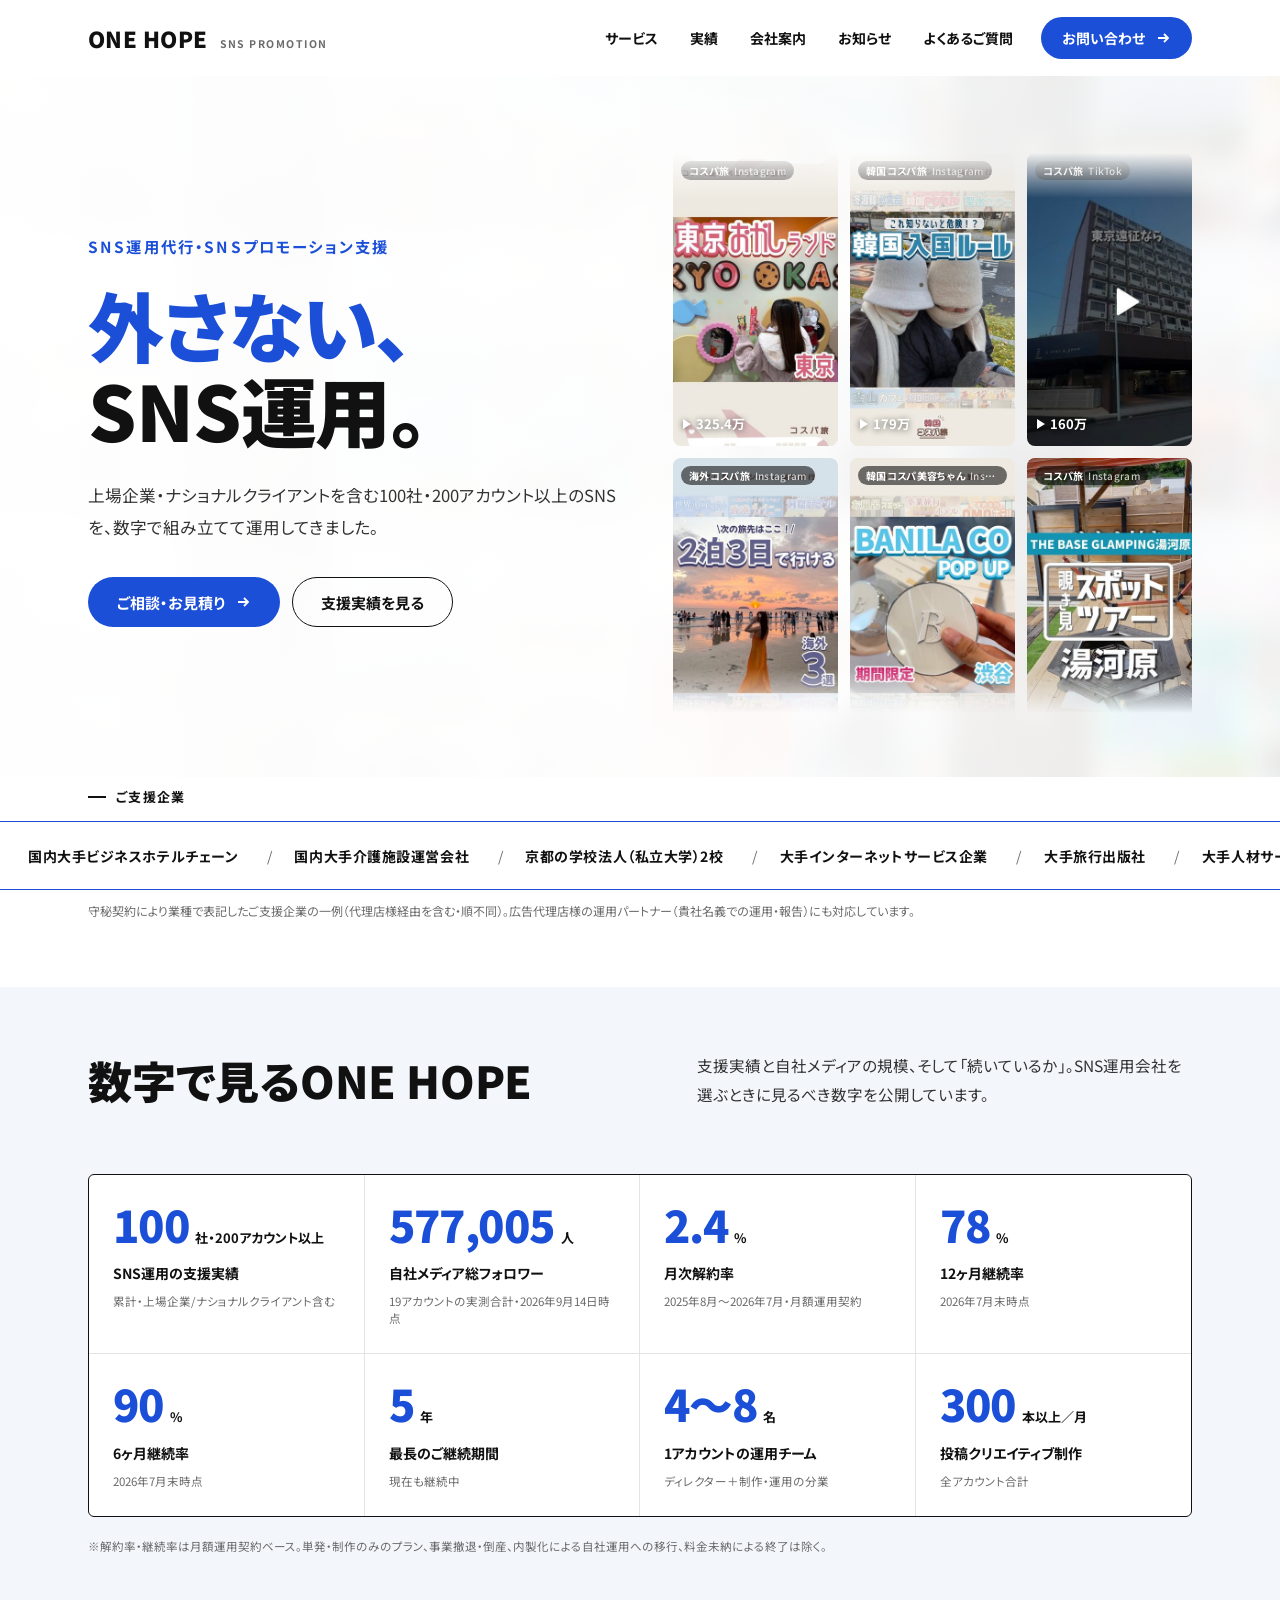
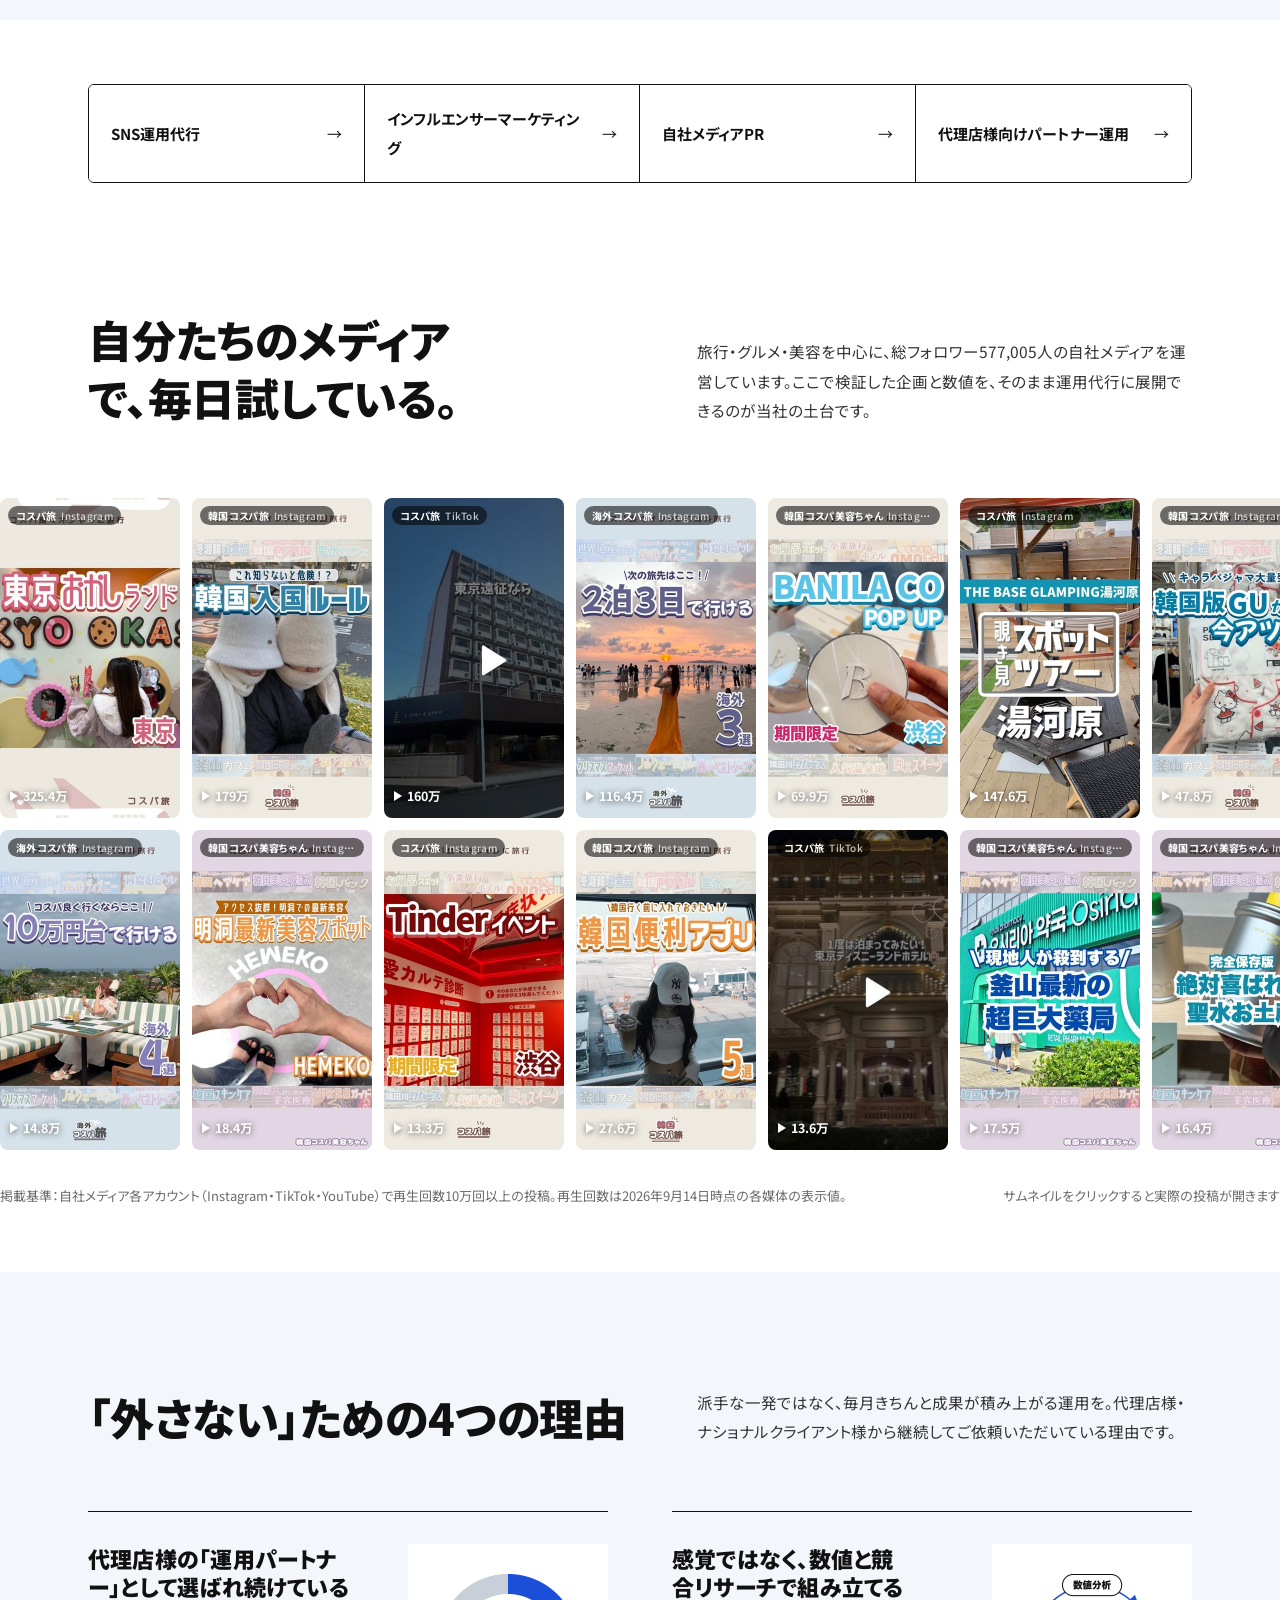
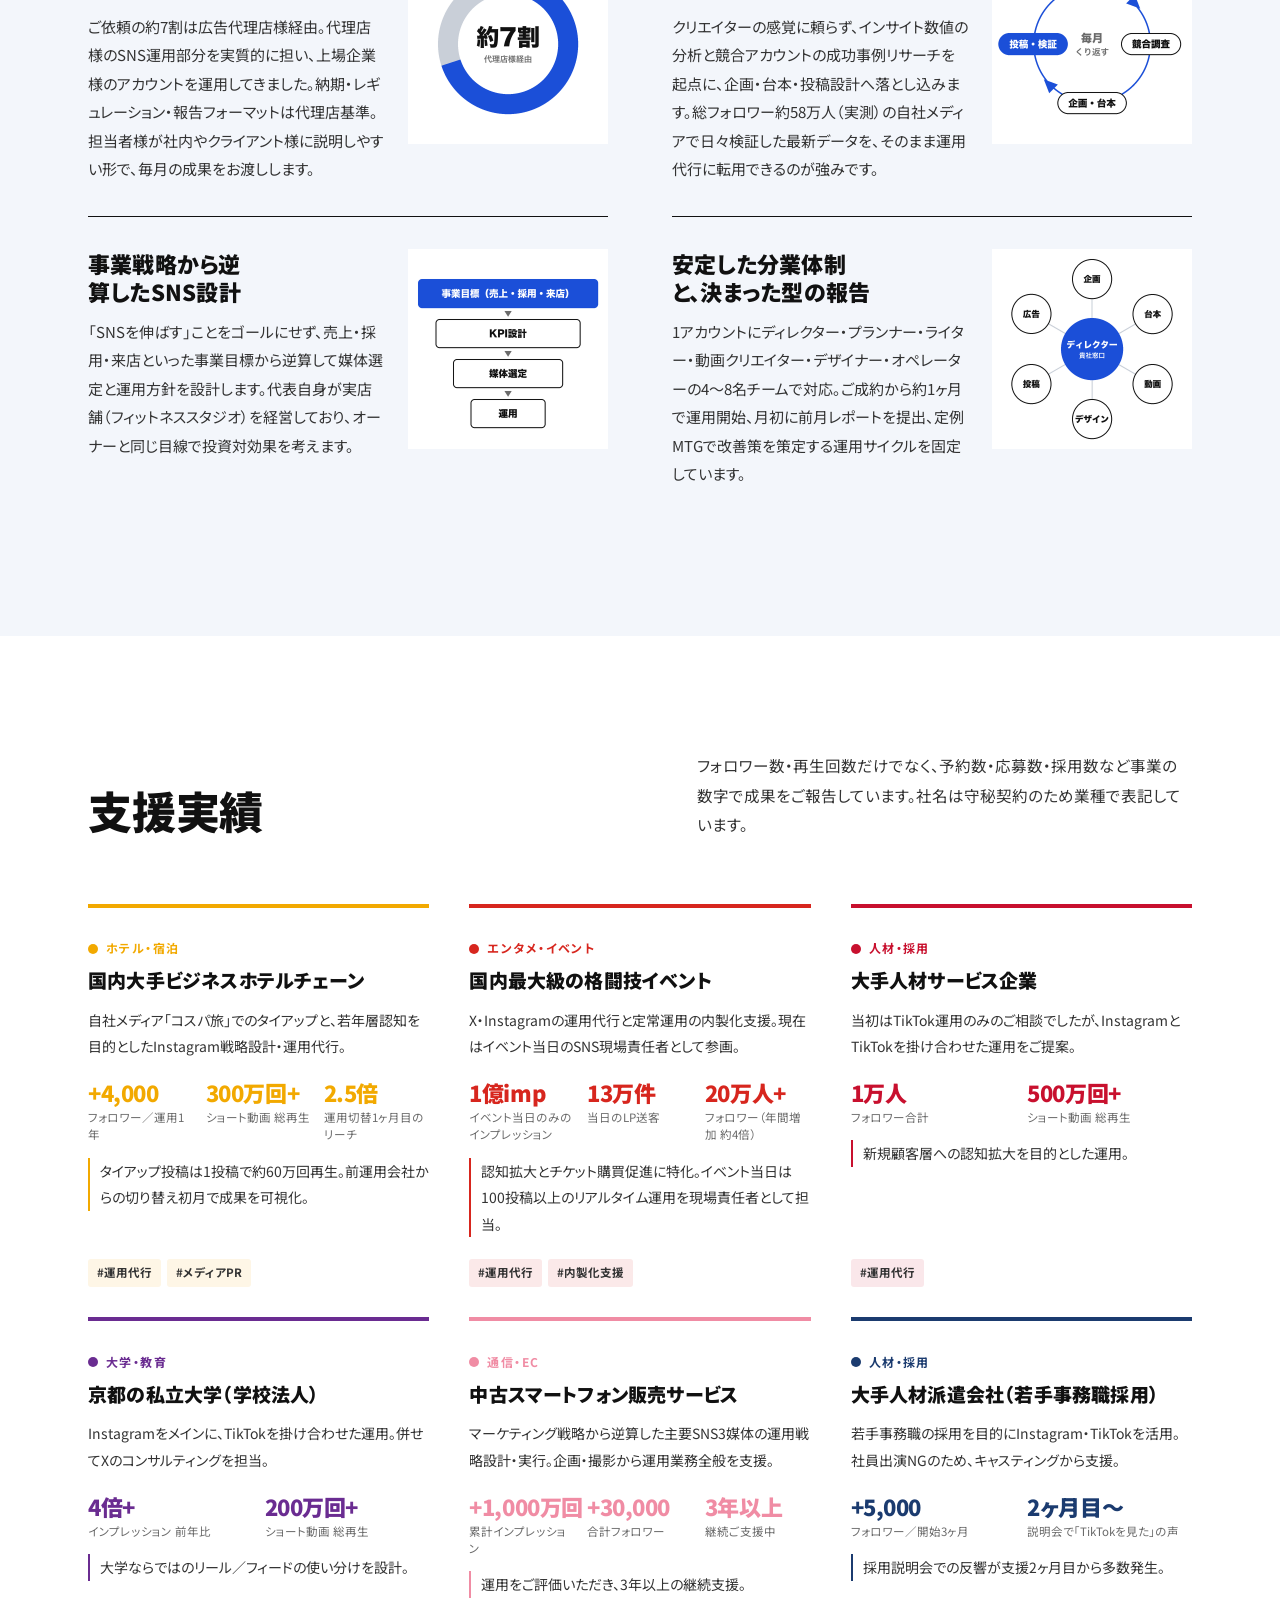
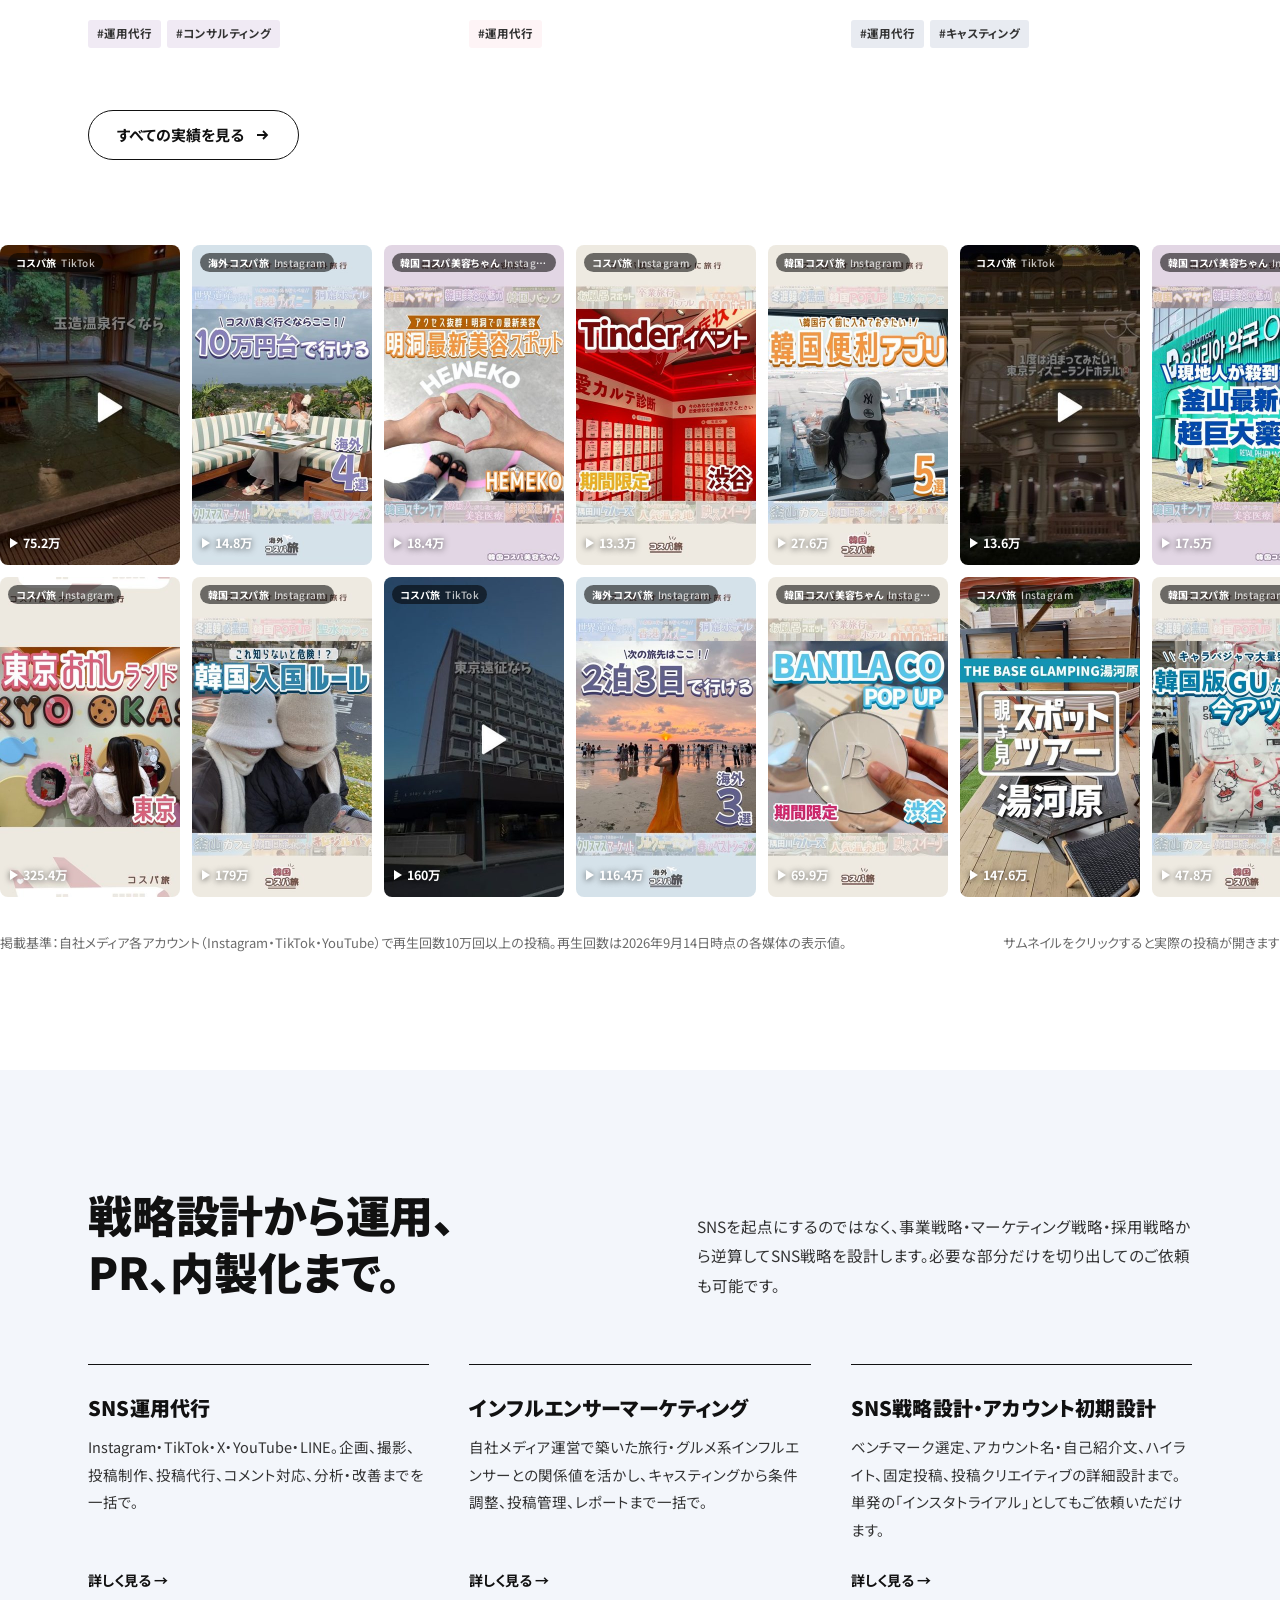
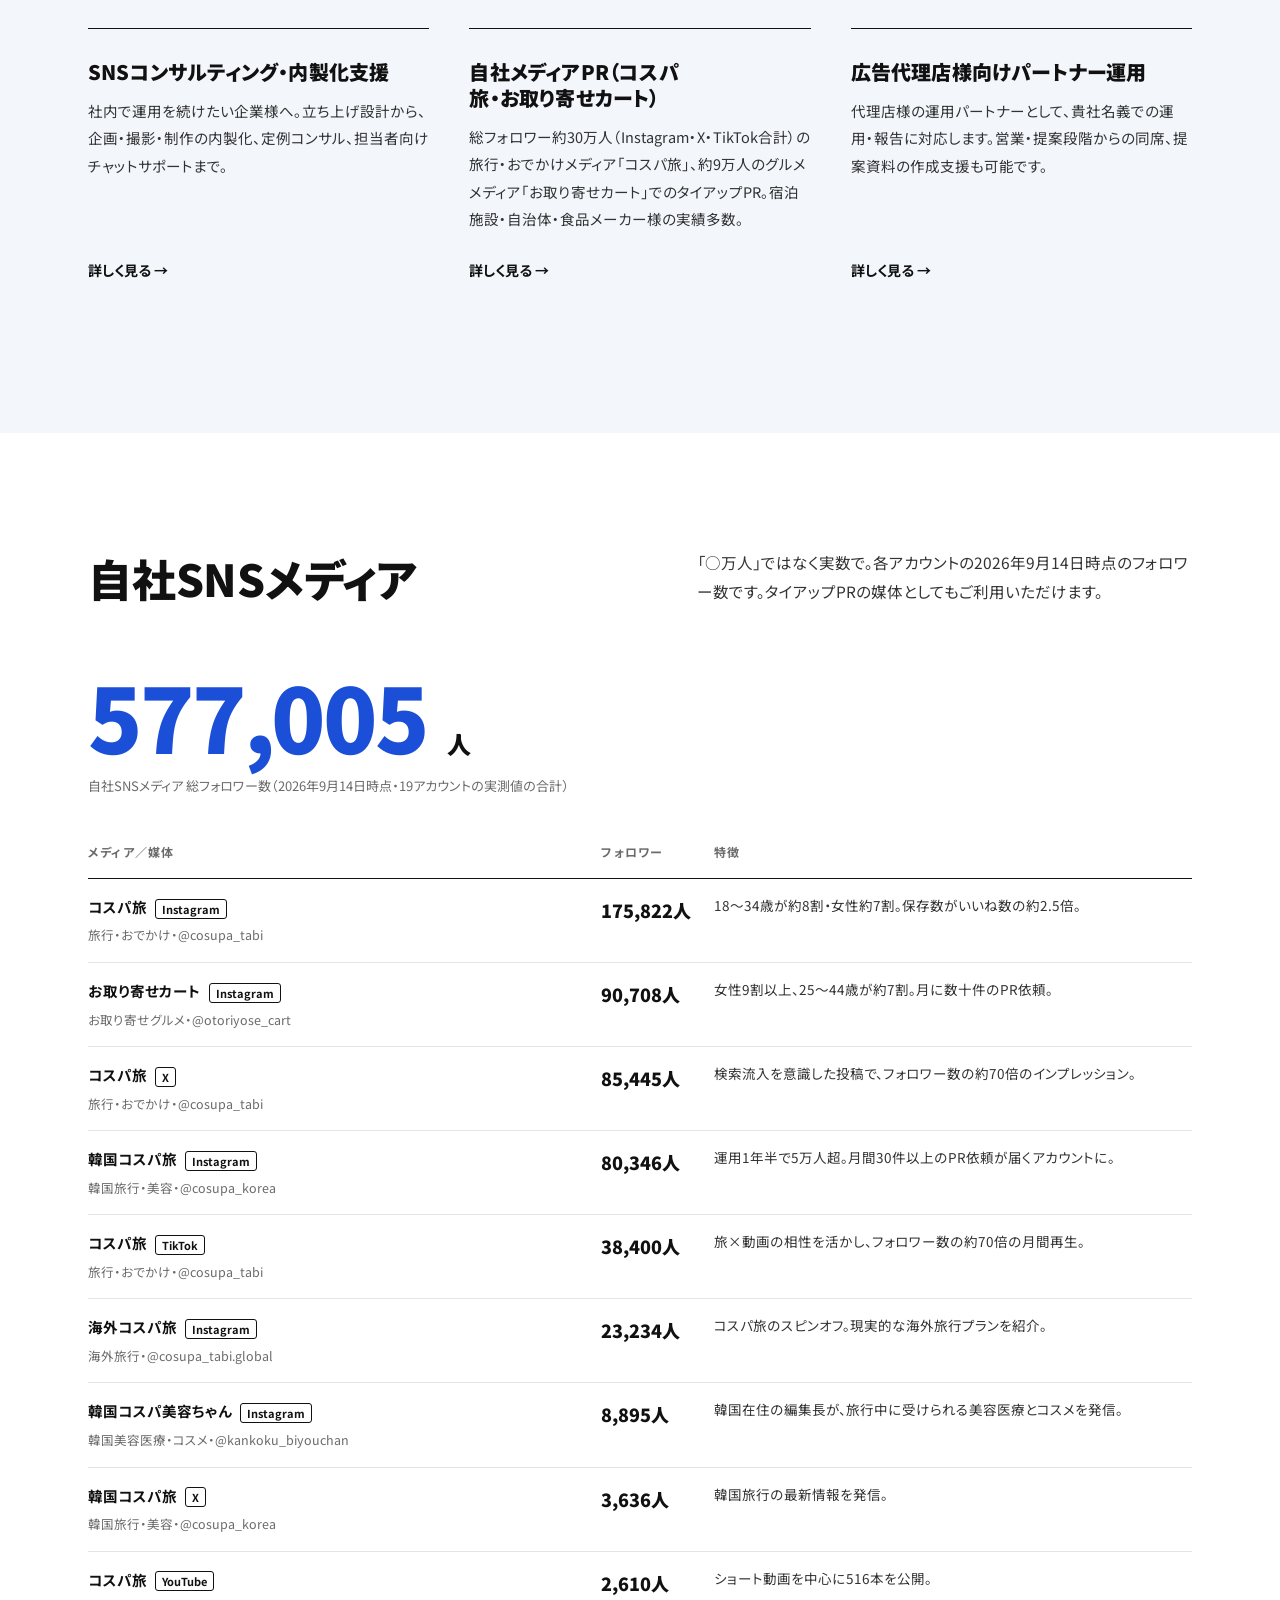
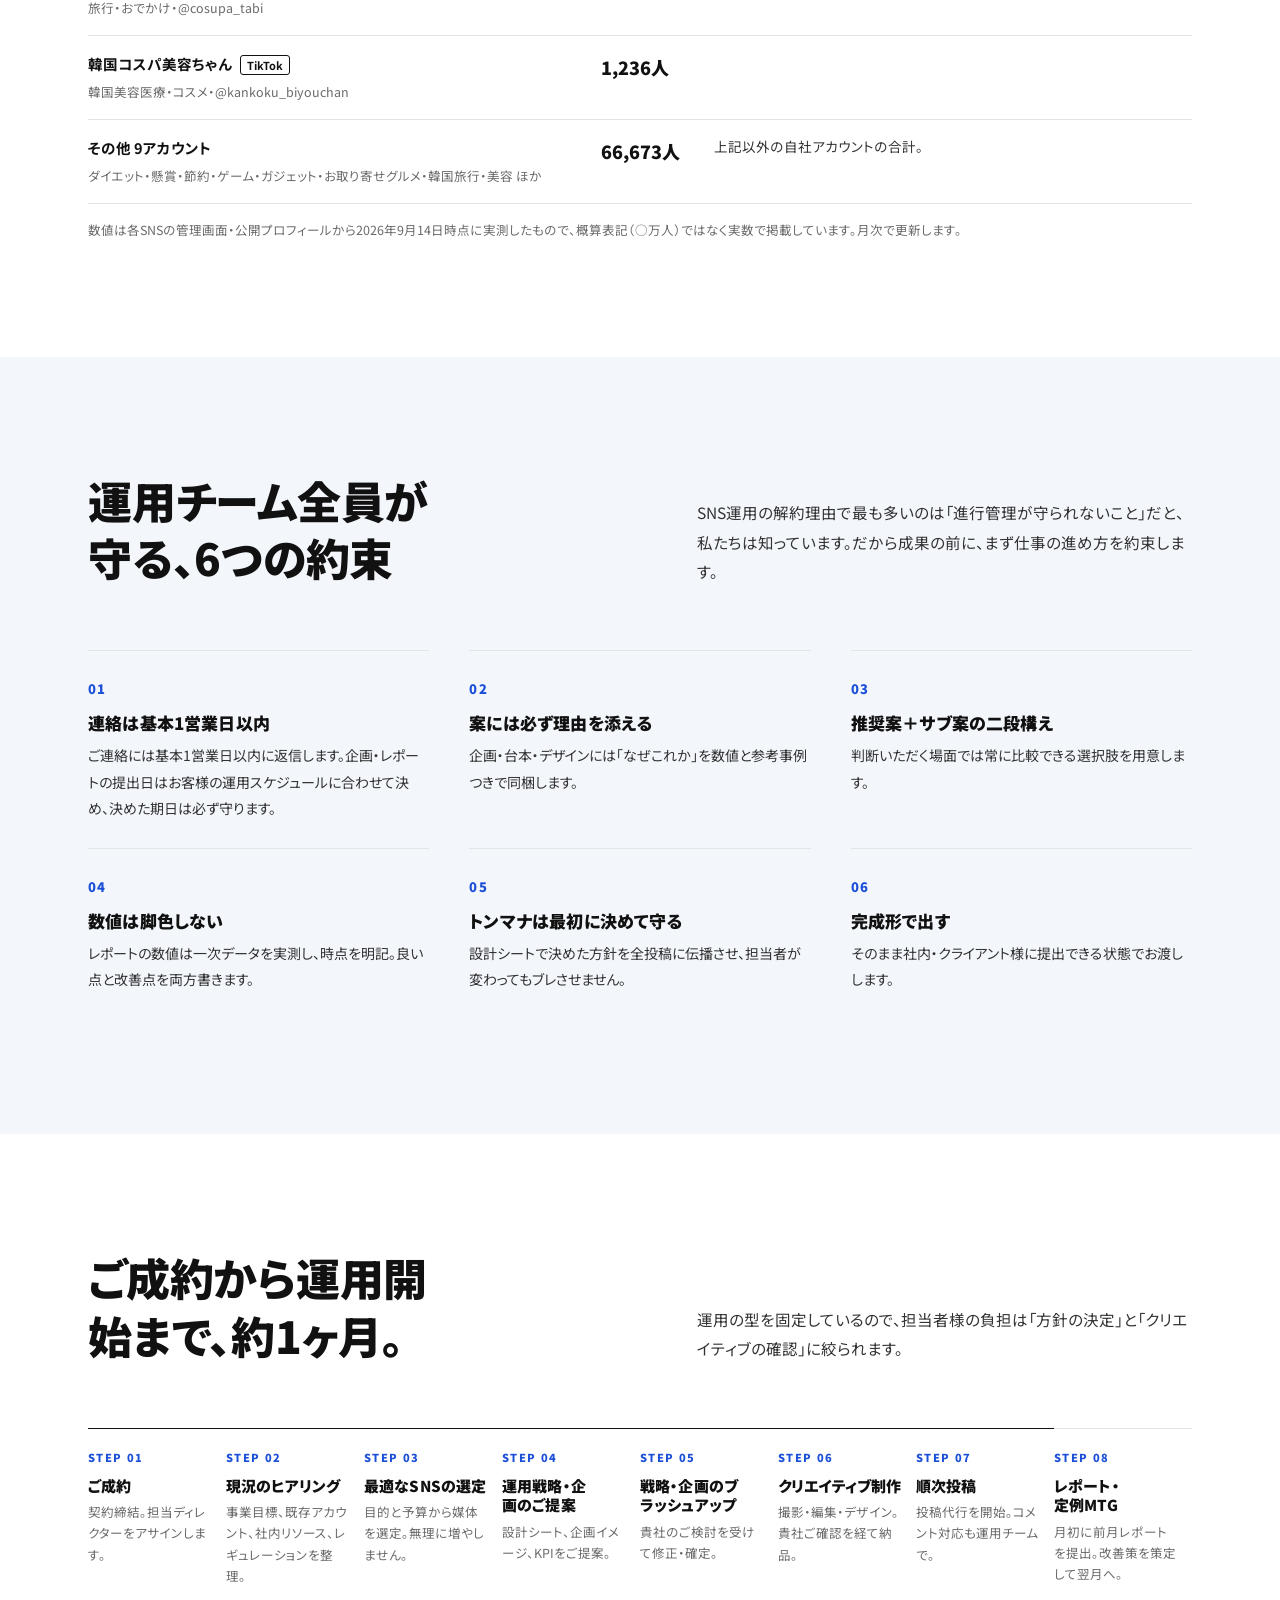
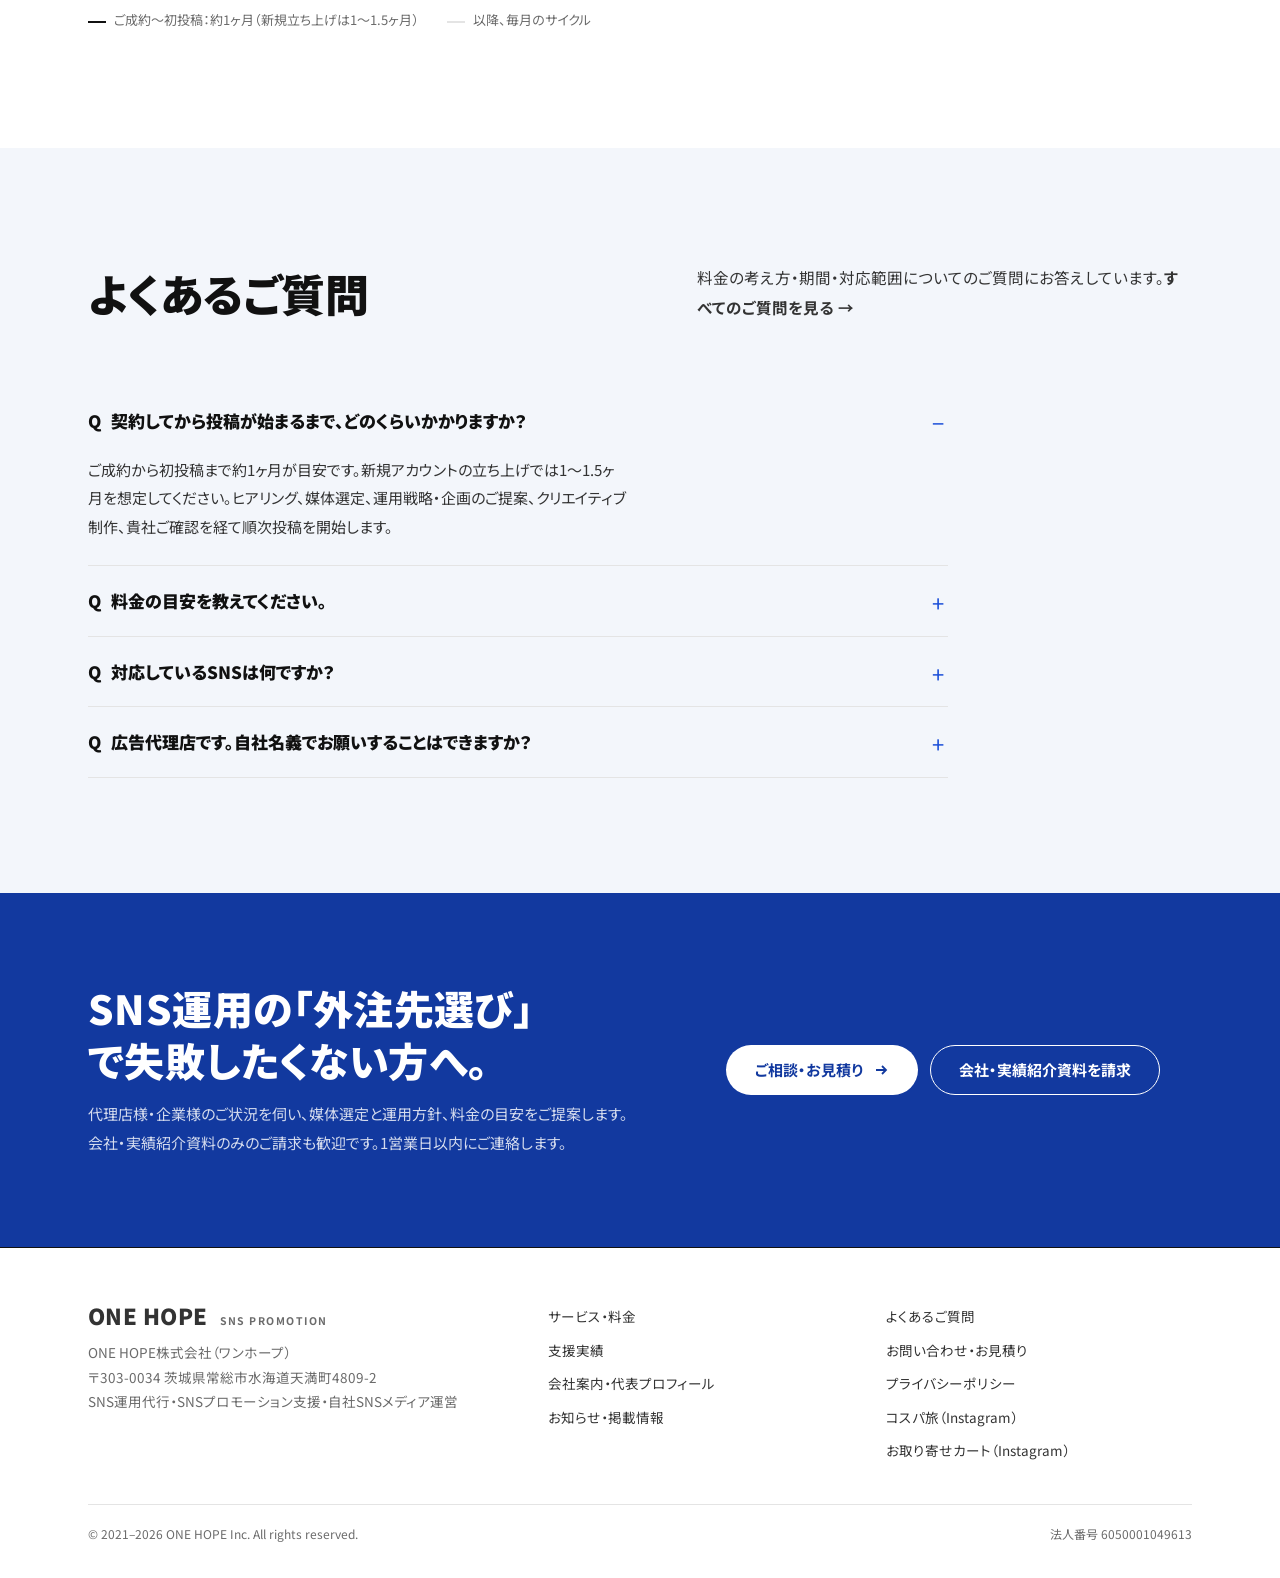
<file: index.html>
<!doctype html>
<html lang="ja">
<head>
<meta charset="utf-8">
<meta name="viewport" content="width=device-width, initial-scale=1">
<title>SNS運用代行・SNSプロモーション支援｜ONE HOPE株式会社</title>
<meta name="description" content="ONE HOPE株式会社は、上場企業・ナショナルクライアントを含む100社・200アカウント以上のSNS運用実績を持つSNS運用代行会社です。総フォロワー57万人超の自社メディア（コスパ旅・お取り寄せカート ほか）の運営で得た数値とロジックに基づき、代理店様・企業様のInstagram・TikTok・X・YouTube運用を安定して支援します。">
<link rel="canonical" href="https://onehope.co.jp/">
<meta name="robots" content="index,follow,max-image-preview:large">
<meta property="og:type" content="website">
<meta property="og:site_name" content="ONE HOPE株式会社">
<meta property="og:title" content="SNS運用代行・SNSプロモーション支援｜ONE HOPE株式会社">
<meta property="og:description" content="ONE HOPE株式会社は、上場企業・ナショナルクライアントを含む100社・200アカウント以上のSNS運用実績を持つSNS運用代行会社です。総フォロワー57万人超の自社メディア（コスパ旅・お取り寄せカート ほか）の運営で得た数値とロジックに基づき、代理店様・企業様のInstagram・TikTok・X・YouTube運用を安定して支援します。">
<meta property="og:url" content="https://onehope.co.jp/">
<meta property="og:image" content="https://onehope.co.jp/assets/ogp.png">
<meta property="og:locale" content="ja_JP">
<meta name="twitter:card" content="summary_large_image">
<link rel="icon" href="/assets/favicon.svg" type="image/svg+xml">
<link rel="preconnect" href="https://fonts.googleapis.com"><link rel="preconnect" href="https://fonts.gstatic.com" crossorigin><link rel="stylesheet" href="https://fonts.googleapis.com/css2?family=Zen+Kaku+Gothic+New:wght@500;700&family=Noto+Sans+JP:wght@400;500;700&family=IBM+Plex+Mono:wght@500;600&display=swap">
<script type="application/ld+json">{"@context": "https://schema.org", "@graph": [{"@type": ["Organization", "ProfessionalService"], "@id": "https://onehope.co.jp/#organization", "name": "ONE HOPE株式会社", "alternateName": ["ワンホープ株式会社", "ONE HOPE Inc.", "ONEHOPE"], "url": "https://onehope.co.jp/", "logo": "https://onehope.co.jp/assets/logo-onehope.png", "foundingDate": "2021-07-27", "founder": {"@id": "https://onehope.co.jp/#ceo"}, "telephone": "+81-90-3106-9962", "email": "yokohari.k@onehope.co.jp", "address": {"@type": "PostalAddress", "postalCode": "303-0034", "addressRegion": "茨城県", "addressLocality": "常総市", "streetAddress": "水海道天満町4809-2", "addressCountry": "JP"}, "areaServed": "JP", "description": "ONE HOPE株式会社は、上場企業・ナショナルクライアントを含む100社・200アカウント以上のSNS運用実績を持つSNS運用代行会社です。総フォロワー57万人超の自社メディア（コスパ旅・お取り寄せカート ほか）の運営で得た数値とロジックに基づき、代理店様・企業様のInstagram・TikTok・X・YouTube運用を安定して支援します。", "sameAs": ["https://www.instagram.com/cosupa_tabi/", "https://www.instagram.com/cosupa_korea/", "https://www.instagram.com/cosupa_tabi.global/", "https://www.instagram.com/otoriyose_cart/", "https://x.com/cosupa_tabi", "https://www.tiktok.com/@cosupa_tabi", "https://media-radar.jp/company1004442.html", "https://www.ipros.com/company/detail/2117784/", "https://info.gbiz.go.jp/hojin/ichiran?hojinBango=6050001049613"], "knowsAbout": ["SNS運用代行", "Instagram運用", "TikTok運用", "X運用", "YouTube運用", "SNSマーケティング", "インフルエンサーマーケティング", "SNS広告運用", "採用SNS", "観光SNSプロモーション"], "hasOfferCatalog": {"@type": "OfferCatalog", "name": "サービス", "itemListElement": [{"@type": "Offer", "itemOffered": {"@type": "Service", "name": "SNS運用代行", "description": "Instagram・TikTok・X・YouTube・LINE。企画、撮影、投稿制作、投稿代行、コメント対応、分析・改善までを一括で。"}}, {"@type": "Offer", "itemOffered": {"@type": "Service", "name": "インフルエンサーマーケティング", "description": "自社メディア運営で築いた旅行・グルメ系インフルエンサーとの関係値を活かし、キャスティングから条件調整、投稿管理、レポートまで一括で。"}}, {"@type": "Offer", "itemOffered": {"@type": "Service", "name": "SNS戦略設計・アカウント初期設計", "description": "ベンチマーク選定、アカウント名・自己紹介文、ハイライト、固定投稿、投稿クリエイティブの詳細設計まで。単発の「インスタトライアル」としてもご依頼いただけます。"}}, {"@type": "Offer", "itemOffered": {"@type": "Service", "name": "SNSコンサルティング・内製化支援", "description": "社内で運用を続けたい企業様へ。立ち上げ設計から、企画・撮影・制作の内製化、定例コンサル、担当者向けチャットサポートまで。"}}, {"@type": "Offer", "itemOffered": {"@type": "Service", "name": "自社メディアPR（コスパ旅・お取り寄せカート）", "description": "総フォロワー約30万人（Instagram・X・TikTok合計）の旅行・おでかけメディア「コスパ旅」、約9万人のグルメメディア「お取り寄せカート」でのタイアップPR。宿泊施設・自治体・食品メーカー様の実績多数。"}}, {"@type": "Offer", "itemOffered": {"@type": "Service", "name": "広告代理店様向けパートナー運用", "description": "代理店様の運用パートナーとして、貴社名義での運用・報告に対応します。営業・提案段階からの同席、提案資料の作成支援も可能です。"}}]}}, {"@type": "Person", "@id": "https://onehope.co.jp/#ceo", "name": "横張 一希", "alternateName": "Kazuki Yokohari", "jobTitle": "代表取締役", "worksFor": {"@id": "https://onehope.co.jp/#organization"}, "url": "https://onehope.co.jp/company/", "sameAs": ["https://freelance-meikan.com/freelance/1093", "https://freelance-meikan.com/column/4333/", "https://youtu.be/bw4kMr-M6YY"], "description": "大学在学中に旅行系SNSメディア「コスパ旅」を立ち上げ、2021年にONE HOPE株式会社を設立。Instagramを中心に観光・レジャー、採用領域のSNS運用を得意とする。"}, {"@type": "WebSite", "@id": "https://onehope.co.jp/#website", "url": "https://onehope.co.jp/", "name": "ONE HOPE株式会社", "publisher": {"@id": "https://onehope.co.jp/#organization"}, "inLanguage": "ja"}, {"@type": "WebPage", "@id": "https://onehope.co.jp/#webpage", "url": "https://onehope.co.jp/", "name": "SNS運用代行・SNSプロモーション支援｜ONE HOPE株式会社", "description": "ONE HOPE株式会社は、上場企業・ナショナルクライアントを含む100社・200アカウント以上のSNS運用実績を持つSNS運用代行会社です。総フォロワー57万人超の自社メディア（コスパ旅・お取り寄せカート ほか）の運営で得た数値とロジックに基づき、代理店様・企業様のInstagram・TikTok・X・YouTube運用を安定して支援します。", "isPartOf": {"@id": "https://onehope.co.jp/#website"}, "about": {"@id": "https://onehope.co.jp/#organization"}, "inLanguage": "ja", "dateModified": "2026-10-20"}, {"@type": "FAQPage", "mainEntity": [{"@type": "Question", "name": "契約してから投稿が始まるまで、どのくらいかかりますか？", "acceptedAnswer": {"@type": "Answer", "text": "ご成約から初投稿まで約1ヶ月が目安です。新規アカウントの立ち上げでは1〜1.5ヶ月を想定してください。ヒアリング、媒体選定、運用戦略・企画のご提案、クリエイティブ制作、貴社ご確認を経て順次投稿を開始します。"}}, {"@type": "Question", "name": "料金の目安を教えてください。", "acceptedAnswer": {"@type": "Answer", "text": "対象媒体、月の投稿本数、撮影の有無、広告費の規模により個別にお見積りしています。1媒体からの小さな開始、初期設計のみの単発、内製化支援のみ、といった形にも対応しています。ヒアリング後、3営業日以内にお見積りをお出ししますので、まずはお問い合わせください。"}}, {"@type": "Question", "name": "対応しているSNSは何ですか？", "acceptedAnswer": {"@type": "Answer", "text": "Instagram、TikTok、X（旧Twitter）、YouTube、LINEに対応しています。特定の媒体に限定せず、事業目標から逆算して最適な媒体と組み合わせをご提案します。"}}, {"@type": "Question", "name": "広告代理店です。自社名義でお願いすることはできますか？", "acceptedAnswer": {"@type": "Answer", "text": "はい。多くの代理店様の運用パートナーとして、貴社名義・貴社フォーマットでの提案資料作成、運用、レポート、クライアント定例への同席に対応しています。秘密保持契約を締結のうえで進めます。"}}]}]}</script>
<script async src="https://www.googletagmanager.com/gtag/js?id=G-PHNVMCRT2P"></script>
<script>window.dataLayer=window.dataLayer||[];function gtag(){dataLayer.push(arguments);}gtag('js',new Date());gtag('config','G-PHNVMCRT2P',{anonymize_ip:true});
document.addEventListener('click',function(e){var a=e.target.closest('a,button');if(!a)return;var h=a.getAttribute('href')||'';
if(h.indexOf('mailto:')===0)gtag('event','contact_mail',{location:location.pathname});
else if(h.indexOf('tel:')===0)gtag('event','contact_tel',{location:location.pathname,label:a.getAttribute('data-ga')||'link'});
else if(a.getAttribute('data-ga')==='timerex')gtag('event','timerex_click',{location:location.pathname});
else if(a.classList.contains('btn-primary'))gtag('event','cta_click',{label:(a.textContent||'').trim().slice(0,30),location:location.pathname});
else if(a.classList.contains('reel'))gtag('event','reel_click',{label:a.getAttribute('aria-label')||''});
else if(/instagram\.com|tiktok\.com|youtube\.com|x\.com/.test(h))gtag('event','sns_outbound',{url:h});});
</script>
<link rel="stylesheet" href="/assets/site.css">
</head>
<body>

<header class="site-header">
  <div class="container">
    <a class="brand" href="/" aria-label="ONE HOPE株式会社 トップページ">ONE HOPE<small>SNS PROMOTION</small></a>
    <button class="nav-toggle" aria-expanded="false" aria-controls="nav" data-nav-toggle>メニュー</button>
    <nav class="nav" id="nav" aria-label="サイト内">
      <a href="/service/">サービス</a><a href="/works/">実績</a><a href="/company/">会社案内</a><a href="/news/">お知らせ</a><a href="/faq/">よくあるご質問</a>
      <a class="btn btn-primary" href="/contact/">お問い合わせ <svg viewBox="0 0 16 16" fill="none" stroke="currentColor" stroke-width="1.8" aria-hidden="true"><path d="M3 8h10M9 4l4 4-4 4"/></svg></a>
    </nav>
  </div>
</header>
<main id="main">

<section class="hero">
  <div class="hero-bg" aria-hidden="true"><div class="mos"><img src="/assets/media/cosupa_tabi__DGVjVH8vN9I.jpg" alt="" loading="eager"><img src="/assets/media/cosupa_korea__DTFU9SAEhCC.jpg" alt="" loading="eager"><img src="/assets/media/cosupa_tabi.tt__7585246935473196309.jpg" alt="" loading="eager"><img src="/assets/media/cosupa_tabi.global__DNnLE_uy4BX.jpg" alt="" loading="eager"><img src="/assets/media/kankoku_biyouchan__DcQTNpSvsUM.jpg" alt="" loading="eager"><img src="/assets/media/cosupa_tabi__CtOoKV5v9Kp.jpg" alt="" loading="eager"><img src="/assets/media/cosupa_korea__Dcf9yhuhmE_.jpg" alt="" loading="eager"><img src="/assets/media/cosupa_tabi.tt__7605185773083675924.jpg" alt="" loading="eager"><img src="/assets/media/cosupa_tabi.global__DPbC3ZPk46J.jpg" alt="" loading="eager"><img src="/assets/media/kankoku_biyouchan__DNflRdAPiJT.jpg" alt="" loading="eager"><img src="/assets/media/cosupa_tabi__DcgBt9QPVQT.jpg" alt="" loading="eager"><img src="/assets/media/cosupa_korea__DPvnBthEqx4.jpg" alt="" loading="eager"><img src="/assets/media/cosupa_tabi.tt__7683757031232113940.jpg" alt="" loading="eager"><img src="/assets/media/kankoku_biyouchan__DZR-3LPPiGq.jpg" alt="" loading="eager"><img src="/assets/media/kankoku_biyouchan__DVBA_EQD7sa.jpg" alt="" loading="eager"><img src="/assets/media/cosupa_tabi__DGVjVH8vN9I.jpg" alt="" loading="eager"><img src="/assets/media/cosupa_korea__DTFU9SAEhCC.jpg" alt="" loading="eager"><img src="/assets/media/cosupa_tabi.tt__7585246935473196309.jpg" alt="" loading="eager"><img src="/assets/media/cosupa_tabi.global__DNnLE_uy4BX.jpg" alt="" loading="eager"><img src="/assets/media/kankoku_biyouchan__DcQTNpSvsUM.jpg" alt="" loading="eager"><img src="/assets/media/cosupa_tabi__CtOoKV5v9Kp.jpg" alt="" loading="eager"><img src="/assets/media/cosupa_korea__Dcf9yhuhmE_.jpg" alt="" loading="eager"><img src="/assets/media/cosupa_tabi.tt__7605185773083675924.jpg" alt="" loading="eager"><img src="/assets/media/cosupa_tabi.global__DPbC3ZPk46J.jpg" alt="" loading="eager"><img src="/assets/media/kankoku_biyouchan__DNflRdAPiJT.jpg" alt="" loading="eager"><img src="/assets/media/cosupa_tabi__DcgBt9QPVQT.jpg" alt="" loading="eager"><img src="/assets/media/cosupa_korea__DPvnBthEqx4.jpg" alt="" loading="eager"><img src="/assets/media/cosupa_tabi.tt__7683757031232113940.jpg" alt="" loading="eager"><img src="/assets/media/kankoku_biyouchan__DZR-3LPPiGq.jpg" alt="" loading="eager"><img src="/assets/media/kankoku_biyouchan__DVBA_EQD7sa.jpg" alt="" loading="eager"></div></div>
  <div class="container">
    <div class="hero-grid">
      <div>
        <h1><small>SNS運用代行・SNSプロモーション支援</small><span class="mark">外さない、</span><br>SNS運用。</h1>
        <div class="hero-strip" aria-label="自社メディアの投稿"><div class="wall-row"><a class="reel " href="https://www.instagram.com/reel/DGVjVH8vN9I/" target="_blank" rel="noopener" aria-label="コスパ旅（Instagram）の投稿を見る"><img src="/assets/media/cosupa_tabi__DGVjVH8vN9I.jpg" alt="コスパ旅のInstagram投稿" loading="lazy"><span class="m">コスパ旅<i>Instagram</i></span><span class="v">325.4万</span></a><a class="reel " href="https://www.instagram.com/reel/DTFU9SAEhCC/" target="_blank" rel="noopener" aria-label="韓国コスパ旅（Instagram）の投稿を見る"><img src="/assets/media/cosupa_korea__DTFU9SAEhCC.jpg" alt="韓国コスパ旅のInstagram投稿" loading="lazy"><span class="m">韓国コスパ旅<i>Instagram</i></span><span class="v">179万</span></a><a class="reel " href="https://www.tiktok.com/@cosupa_tabi/video/7585246935473196309" target="_blank" rel="noopener" aria-label="コスパ旅（TikTok）の投稿を見る"><img src="/assets/media/cosupa_tabi.tt__7585246935473196309.jpg" alt="コスパ旅のTikTok投稿" loading="lazy"><span class="m">コスパ旅<i>TikTok</i></span><span class="v">160万</span></a><a class="reel " href="https://www.instagram.com/reel/DNnLE_uy4BX/" target="_blank" rel="noopener" aria-label="海外コスパ旅（Instagram）の投稿を見る"><img src="/assets/media/cosupa_tabi.global__DNnLE_uy4BX.jpg" alt="海外コスパ旅のInstagram投稿" loading="lazy"><span class="m">海外コスパ旅<i>Instagram</i></span><span class="v">116.4万</span></a><a class="reel " href="https://www.instagram.com/reel/DcQTNpSvsUM/" target="_blank" rel="noopener" aria-label="韓国コスパ美容ちゃん（Instagram）の投稿を見る"><img src="/assets/media/kankoku_biyouchan__DcQTNpSvsUM.jpg" alt="韓国コスパ美容ちゃんのInstagram投稿" loading="lazy"><span class="m">韓国コスパ美容ちゃん<i>Instagram</i></span><span class="v">69.9万</span></a><a class="reel " href="https://www.instagram.com/reel/CtOoKV5v9Kp/" target="_blank" rel="noopener" aria-label="コスパ旅（Instagram）の投稿を見る"><img src="/assets/media/cosupa_tabi__CtOoKV5v9Kp.jpg" alt="コスパ旅のInstagram投稿" loading="lazy"><span class="m">コスパ旅<i>Instagram</i></span><span class="v">147.6万</span></a><a class="reel " href="https://www.instagram.com/reel/Dcf9yhuhmE_/" target="_blank" rel="noopener" aria-label="韓国コスパ旅（Instagram）の投稿を見る"><img src="/assets/media/cosupa_korea__Dcf9yhuhmE_.jpg" alt="韓国コスパ旅のInstagram投稿" loading="lazy"><span class="m">韓国コスパ旅<i>Instagram</i></span><span class="v">47.8万</span></a><a class="reel " href="https://www.tiktok.com/@cosupa_tabi/video/7605185773083675924" target="_blank" rel="noopener" aria-label="コスパ旅（TikTok）の投稿を見る"><img src="/assets/media/cosupa_tabi.tt__7605185773083675924.jpg" alt="コスパ旅のTikTok投稿" loading="lazy"><span class="m">コスパ旅<i>TikTok</i></span><span class="v">75.2万</span></a><a class="reel " href="https://www.instagram.com/reel/DPbC3ZPk46J/" target="_blank" rel="noopener" aria-label="海外コスパ旅（Instagram）の投稿を見る"><img src="/assets/media/cosupa_tabi.global__DPbC3ZPk46J.jpg" alt="海外コスパ旅のInstagram投稿" loading="lazy"><span class="m">海外コスパ旅<i>Instagram</i></span><span class="v">14.8万</span></a><a class="reel " href="https://www.instagram.com/reel/DNflRdAPiJT/" target="_blank" rel="noopener" aria-label="韓国コスパ美容ちゃん（Instagram）の投稿を見る"><img src="/assets/media/kankoku_biyouchan__DNflRdAPiJT.jpg" alt="韓国コスパ美容ちゃんのInstagram投稿" loading="lazy"><span class="m">韓国コスパ美容ちゃん<i>Instagram</i></span><span class="v">18.4万</span></a><a class="reel " href="https://www.instagram.com/reel/DcgBt9QPVQT/" target="_blank" rel="noopener" aria-label="コスパ旅（Instagram）の投稿を見る"><img src="/assets/media/cosupa_tabi__DcgBt9QPVQT.jpg" alt="コスパ旅のInstagram投稿" loading="lazy"><span class="m">コスパ旅<i>Instagram</i></span><span class="v">13.3万</span></a><a class="reel " href="https://www.instagram.com/reel/DPvnBthEqx4/" target="_blank" rel="noopener" aria-label="韓国コスパ旅（Instagram）の投稿を見る"><img src="/assets/media/cosupa_korea__DPvnBthEqx4.jpg" alt="韓国コスパ旅のInstagram投稿" loading="lazy"><span class="m">韓国コスパ旅<i>Instagram</i></span><span class="v">27.6万</span></a><a class="reel " href="https://www.tiktok.com/@cosupa_tabi/video/7683757031232113940" target="_blank" rel="noopener" aria-label="コスパ旅（TikTok）の投稿を見る"><img src="/assets/media/cosupa_tabi.tt__7683757031232113940.jpg" alt="コスパ旅のTikTok投稿" loading="lazy"><span class="m">コスパ旅<i>TikTok</i></span><span class="v">13.6万</span></a><a class="reel " href="https://www.instagram.com/reel/DZR-3LPPiGq/" target="_blank" rel="noopener" aria-label="韓国コスパ美容ちゃん（Instagram）の投稿を見る"><img src="/assets/media/kankoku_biyouchan__DZR-3LPPiGq.jpg" alt="韓国コスパ美容ちゃんのInstagram投稿" loading="lazy"><span class="m">韓国コスパ美容ちゃん<i>Instagram</i></span><span class="v">17.5万</span></a><a class="reel " href="https://www.instagram.com/reel/DVBA_EQD7sa/" target="_blank" rel="noopener" aria-label="韓国コスパ美容ちゃん（Instagram）の投稿を見る"><img src="/assets/media/kankoku_biyouchan__DVBA_EQD7sa.jpg" alt="韓国コスパ美容ちゃんのInstagram投稿" loading="lazy"><span class="m">韓国コスパ美容ちゃん<i>Instagram</i></span><span class="v">16.4万</span></a><a class="reel " href="https://www.instagram.com/reel/DGVjVH8vN9I/" target="_blank" rel="noopener" aria-label="コスパ旅（Instagram）の投稿を見る"><img src="/assets/media/cosupa_tabi__DGVjVH8vN9I.jpg" alt="コスパ旅のInstagram投稿" loading="lazy"><span class="m">コスパ旅<i>Instagram</i></span><span class="v">325.4万</span></a><a class="reel " href="https://www.instagram.com/reel/DTFU9SAEhCC/" target="_blank" rel="noopener" aria-label="韓国コスパ旅（Instagram）の投稿を見る"><img src="/assets/media/cosupa_korea__DTFU9SAEhCC.jpg" alt="韓国コスパ旅のInstagram投稿" loading="lazy"><span class="m">韓国コスパ旅<i>Instagram</i></span><span class="v">179万</span></a><a class="reel " href="https://www.tiktok.com/@cosupa_tabi/video/7585246935473196309" target="_blank" rel="noopener" aria-label="コスパ旅（TikTok）の投稿を見る"><img src="/assets/media/cosupa_tabi.tt__7585246935473196309.jpg" alt="コスパ旅のTikTok投稿" loading="lazy"><span class="m">コスパ旅<i>TikTok</i></span><span class="v">160万</span></a><a class="reel " href="https://www.instagram.com/reel/DNnLE_uy4BX/" target="_blank" rel="noopener" aria-label="海外コスパ旅（Instagram）の投稿を見る"><img src="/assets/media/cosupa_tabi.global__DNnLE_uy4BX.jpg" alt="海外コスパ旅のInstagram投稿" loading="lazy"><span class="m">海外コスパ旅<i>Instagram</i></span><span class="v">116.4万</span></a><a class="reel " href="https://www.instagram.com/reel/DcQTNpSvsUM/" target="_blank" rel="noopener" aria-label="韓国コスパ美容ちゃん（Instagram）の投稿を見る"><img src="/assets/media/kankoku_biyouchan__DcQTNpSvsUM.jpg" alt="韓国コスパ美容ちゃんのInstagram投稿" loading="lazy"><span class="m">韓国コスパ美容ちゃん<i>Instagram</i></span><span class="v">69.9万</span></a><a class="reel " href="https://www.instagram.com/reel/CtOoKV5v9Kp/" target="_blank" rel="noopener" aria-label="コスパ旅（Instagram）の投稿を見る"><img src="/assets/media/cosupa_tabi__CtOoKV5v9Kp.jpg" alt="コスパ旅のInstagram投稿" loading="lazy"><span class="m">コスパ旅<i>Instagram</i></span><span class="v">147.6万</span></a><a class="reel " href="https://www.instagram.com/reel/Dcf9yhuhmE_/" target="_blank" rel="noopener" aria-label="韓国コスパ旅（Instagram）の投稿を見る"><img src="/assets/media/cosupa_korea__Dcf9yhuhmE_.jpg" alt="韓国コスパ旅のInstagram投稿" loading="lazy"><span class="m">韓国コスパ旅<i>Instagram</i></span><span class="v">47.8万</span></a><a class="reel " href="https://www.tiktok.com/@cosupa_tabi/video/7605185773083675924" target="_blank" rel="noopener" aria-label="コスパ旅（TikTok）の投稿を見る"><img src="/assets/media/cosupa_tabi.tt__7605185773083675924.jpg" alt="コスパ旅のTikTok投稿" loading="lazy"><span class="m">コスパ旅<i>TikTok</i></span><span class="v">75.2万</span></a><a class="reel " href="https://www.instagram.com/reel/DPbC3ZPk46J/" target="_blank" rel="noopener" aria-label="海外コスパ旅（Instagram）の投稿を見る"><img src="/assets/media/cosupa_tabi.global__DPbC3ZPk46J.jpg" alt="海外コスパ旅のInstagram投稿" loading="lazy"><span class="m">海外コスパ旅<i>Instagram</i></span><span class="v">14.8万</span></a><a class="reel " href="https://www.instagram.com/reel/DNflRdAPiJT/" target="_blank" rel="noopener" aria-label="韓国コスパ美容ちゃん（Instagram）の投稿を見る"><img src="/assets/media/kankoku_biyouchan__DNflRdAPiJT.jpg" alt="韓国コスパ美容ちゃんのInstagram投稿" loading="lazy"><span class="m">韓国コスパ美容ちゃん<i>Instagram</i></span><span class="v">18.4万</span></a><a class="reel " href="https://www.instagram.com/reel/DcgBt9QPVQT/" target="_blank" rel="noopener" aria-label="コスパ旅（Instagram）の投稿を見る"><img src="/assets/media/cosupa_tabi__DcgBt9QPVQT.jpg" alt="コスパ旅のInstagram投稿" loading="lazy"><span class="m">コスパ旅<i>Instagram</i></span><span class="v">13.3万</span></a><a class="reel " href="https://www.instagram.com/reel/DPvnBthEqx4/" target="_blank" rel="noopener" aria-label="韓国コスパ旅（Instagram）の投稿を見る"><img src="/assets/media/cosupa_korea__DPvnBthEqx4.jpg" alt="韓国コスパ旅のInstagram投稿" loading="lazy"><span class="m">韓国コスパ旅<i>Instagram</i></span><span class="v">27.6万</span></a><a class="reel " href="https://www.tiktok.com/@cosupa_tabi/video/7683757031232113940" target="_blank" rel="noopener" aria-label="コスパ旅（TikTok）の投稿を見る"><img src="/assets/media/cosupa_tabi.tt__7683757031232113940.jpg" alt="コスパ旅のTikTok投稿" loading="lazy"><span class="m">コスパ旅<i>TikTok</i></span><span class="v">13.6万</span></a><a class="reel " href="https://www.instagram.com/reel/DZR-3LPPiGq/" target="_blank" rel="noopener" aria-label="韓国コスパ美容ちゃん（Instagram）の投稿を見る"><img src="/assets/media/kankoku_biyouchan__DZR-3LPPiGq.jpg" alt="韓国コスパ美容ちゃんのInstagram投稿" loading="lazy"><span class="m">韓国コスパ美容ちゃん<i>Instagram</i></span><span class="v">17.5万</span></a><a class="reel " href="https://www.instagram.com/reel/DVBA_EQD7sa/" target="_blank" rel="noopener" aria-label="韓国コスパ美容ちゃん（Instagram）の投稿を見る"><img src="/assets/media/kankoku_biyouchan__DVBA_EQD7sa.jpg" alt="韓国コスパ美容ちゃんのInstagram投稿" loading="lazy"><span class="m">韓国コスパ美容ちゃん<i>Instagram</i></span><span class="v">16.4万</span></a></div></div>
        <p class="lead">上場企業・ナショナルクライアントを含む100社・200アカウント以上のSNSを、数字で組み立てて運用してきました。</p>
        <div class="hero-cta">
          <a class="btn btn-primary" href="/contact/">ご相談・お見積り <svg viewBox="0 0 16 16" fill="none" stroke="currentColor" stroke-width="1.8" aria-hidden="true"><path d="M3 8h10M9 4l4 4-4 4"/></svg></a>
          <a class="btn btn-ghost" href="/works/">支援実績を見る</a>
        </div>
        
      </div>
      <div class="reelwall" aria-label="自社メディアで10万再生を超えた投稿"><div class="reelcol"><a class="reel" href="https://www.instagram.com/reel/DGVjVH8vN9I/" target="_blank" rel="noopener" aria-label="コスパ旅（Instagram）の投稿を見る"><img src="/assets/media/cosupa_tabi__DGVjVH8vN9I.jpg" alt="コスパ旅のInstagram投稿（再生325.4万回）" loading="eager"><span class="m">コスパ旅<i>Instagram</i></span><span class="v">325.4万</span></a><a class="reel" href="https://www.instagram.com/reel/DNnLE_uy4BX/" target="_blank" rel="noopener" aria-label="海外コスパ旅（Instagram）の投稿を見る"><img src="/assets/media/cosupa_tabi.global__DNnLE_uy4BX.jpg" alt="海外コスパ旅のInstagram投稿（再生116.4万回）" loading="eager"><span class="m">海外コスパ旅<i>Instagram</i></span><span class="v">116.4万</span></a><a class="reel" href="https://www.instagram.com/reel/Dcf9yhuhmE_/" target="_blank" rel="noopener" aria-label="韓国コスパ旅（Instagram）の投稿を見る"><img src="/assets/media/cosupa_korea__Dcf9yhuhmE_.jpg" alt="韓国コスパ旅のInstagram投稿（再生47.8万回）" loading="eager"><span class="m">韓国コスパ旅<i>Instagram</i></span><span class="v">47.8万</span></a><a class="reel" href="https://www.instagram.com/reel/DNflRdAPiJT/" target="_blank" rel="noopener" aria-label="韓国コスパ美容ちゃん（Instagram）の投稿を見る"><img src="/assets/media/kankoku_biyouchan__DNflRdAPiJT.jpg" alt="韓国コスパ美容ちゃんのInstagram投稿（再生18.4万回）" loading="eager"><span class="m">韓国コスパ美容ちゃん<i>Instagram</i></span><span class="v">18.4万</span></a><a class="reel" href="https://www.tiktok.com/@cosupa_tabi/video/7683757031232113940" target="_blank" rel="noopener" aria-label="コスパ旅（TikTok）の投稿を見る"><img src="/assets/media/cosupa_tabi.tt__7683757031232113940.jpg" alt="コスパ旅のTikTok投稿（再生13.6万回）" loading="eager"><span class="m">コスパ旅<i>TikTok</i></span><span class="v">13.6万</span></a><a class="reel" href="https://www.instagram.com/reel/DGVjVH8vN9I/" target="_blank" rel="noopener" aria-label="コスパ旅（Instagram）の投稿を見る"><img src="/assets/media/cosupa_tabi__DGVjVH8vN9I.jpg" alt="コスパ旅のInstagram投稿（再生325.4万回）" loading="eager"><span class="m">コスパ旅<i>Instagram</i></span><span class="v">325.4万</span></a><a class="reel" href="https://www.instagram.com/reel/DNnLE_uy4BX/" target="_blank" rel="noopener" aria-label="海外コスパ旅（Instagram）の投稿を見る"><img src="/assets/media/cosupa_tabi.global__DNnLE_uy4BX.jpg" alt="海外コスパ旅のInstagram投稿（再生116.4万回）" loading="eager"><span class="m">海外コスパ旅<i>Instagram</i></span><span class="v">116.4万</span></a><a class="reel" href="https://www.instagram.com/reel/Dcf9yhuhmE_/" target="_blank" rel="noopener" aria-label="韓国コスパ旅（Instagram）の投稿を見る"><img src="/assets/media/cosupa_korea__Dcf9yhuhmE_.jpg" alt="韓国コスパ旅のInstagram投稿（再生47.8万回）" loading="eager"><span class="m">韓国コスパ旅<i>Instagram</i></span><span class="v">47.8万</span></a><a class="reel" href="https://www.instagram.com/reel/DNflRdAPiJT/" target="_blank" rel="noopener" aria-label="韓国コスパ美容ちゃん（Instagram）の投稿を見る"><img src="/assets/media/kankoku_biyouchan__DNflRdAPiJT.jpg" alt="韓国コスパ美容ちゃんのInstagram投稿（再生18.4万回）" loading="eager"><span class="m">韓国コスパ美容ちゃん<i>Instagram</i></span><span class="v">18.4万</span></a><a class="reel" href="https://www.tiktok.com/@cosupa_tabi/video/7683757031232113940" target="_blank" rel="noopener" aria-label="コスパ旅（TikTok）の投稿を見る"><img src="/assets/media/cosupa_tabi.tt__7683757031232113940.jpg" alt="コスパ旅のTikTok投稿（再生13.6万回）" loading="eager"><span class="m">コスパ旅<i>TikTok</i></span><span class="v">13.6万</span></a></div><div class="reelcol dn"><a class="reel" href="https://www.instagram.com/reel/DTFU9SAEhCC/" target="_blank" rel="noopener" aria-label="韓国コスパ旅（Instagram）の投稿を見る"><img src="/assets/media/cosupa_korea__DTFU9SAEhCC.jpg" alt="韓国コスパ旅のInstagram投稿（再生179万回）" loading="eager"><span class="m">韓国コスパ旅<i>Instagram</i></span><span class="v">179万</span></a><a class="reel" href="https://www.instagram.com/reel/DcQTNpSvsUM/" target="_blank" rel="noopener" aria-label="韓国コスパ美容ちゃん（Instagram）の投稿を見る"><img src="/assets/media/kankoku_biyouchan__DcQTNpSvsUM.jpg" alt="韓国コスパ美容ちゃんのInstagram投稿（再生69.9万回）" loading="eager"><span class="m">韓国コスパ美容ちゃん<i>Instagram</i></span><span class="v">69.9万</span></a><a class="reel" href="https://www.tiktok.com/@cosupa_tabi/video/7605185773083675924" target="_blank" rel="noopener" aria-label="コスパ旅（TikTok）の投稿を見る"><img src="/assets/media/cosupa_tabi.tt__7605185773083675924.jpg" alt="コスパ旅のTikTok投稿（再生75.2万回）" loading="eager"><span class="m">コスパ旅<i>TikTok</i></span><span class="v">75.2万</span></a><a class="reel" href="https://www.instagram.com/reel/DcgBt9QPVQT/" target="_blank" rel="noopener" aria-label="コスパ旅（Instagram）の投稿を見る"><img src="/assets/media/cosupa_tabi__DcgBt9QPVQT.jpg" alt="コスパ旅のInstagram投稿（再生13.3万回）" loading="eager"><span class="m">コスパ旅<i>Instagram</i></span><span class="v">13.3万</span></a><a class="reel" href="https://www.instagram.com/reel/DZR-3LPPiGq/" target="_blank" rel="noopener" aria-label="韓国コスパ美容ちゃん（Instagram）の投稿を見る"><img src="/assets/media/kankoku_biyouchan__DZR-3LPPiGq.jpg" alt="韓国コスパ美容ちゃんのInstagram投稿（再生17.5万回）" loading="eager"><span class="m">韓国コスパ美容ちゃん<i>Instagram</i></span><span class="v">17.5万</span></a><a class="reel" href="https://www.instagram.com/reel/DTFU9SAEhCC/" target="_blank" rel="noopener" aria-label="韓国コスパ旅（Instagram）の投稿を見る"><img src="/assets/media/cosupa_korea__DTFU9SAEhCC.jpg" alt="韓国コスパ旅のInstagram投稿（再生179万回）" loading="eager"><span class="m">韓国コスパ旅<i>Instagram</i></span><span class="v">179万</span></a><a class="reel" href="https://www.instagram.com/reel/DcQTNpSvsUM/" target="_blank" rel="noopener" aria-label="韓国コスパ美容ちゃん（Instagram）の投稿を見る"><img src="/assets/media/kankoku_biyouchan__DcQTNpSvsUM.jpg" alt="韓国コスパ美容ちゃんのInstagram投稿（再生69.9万回）" loading="eager"><span class="m">韓国コスパ美容ちゃん<i>Instagram</i></span><span class="v">69.9万</span></a><a class="reel" href="https://www.tiktok.com/@cosupa_tabi/video/7605185773083675924" target="_blank" rel="noopener" aria-label="コスパ旅（TikTok）の投稿を見る"><img src="/assets/media/cosupa_tabi.tt__7605185773083675924.jpg" alt="コスパ旅のTikTok投稿（再生75.2万回）" loading="eager"><span class="m">コスパ旅<i>TikTok</i></span><span class="v">75.2万</span></a><a class="reel" href="https://www.instagram.com/reel/DcgBt9QPVQT/" target="_blank" rel="noopener" aria-label="コスパ旅（Instagram）の投稿を見る"><img src="/assets/media/cosupa_tabi__DcgBt9QPVQT.jpg" alt="コスパ旅のInstagram投稿（再生13.3万回）" loading="eager"><span class="m">コスパ旅<i>Instagram</i></span><span class="v">13.3万</span></a><a class="reel" href="https://www.instagram.com/reel/DZR-3LPPiGq/" target="_blank" rel="noopener" aria-label="韓国コスパ美容ちゃん（Instagram）の投稿を見る"><img src="/assets/media/kankoku_biyouchan__DZR-3LPPiGq.jpg" alt="韓国コスパ美容ちゃんのInstagram投稿（再生17.5万回）" loading="eager"><span class="m">韓国コスパ美容ちゃん<i>Instagram</i></span><span class="v">17.5万</span></a></div><div class="reelcol c3"><a class="reel" href="https://www.tiktok.com/@cosupa_tabi/video/7585246935473196309" target="_blank" rel="noopener" aria-label="コスパ旅（TikTok）の投稿を見る"><img src="/assets/media/cosupa_tabi.tt__7585246935473196309.jpg" alt="コスパ旅のTikTok投稿（再生160万回）" loading="eager"><span class="m">コスパ旅<i>TikTok</i></span><span class="v">160万</span></a><a class="reel" href="https://www.instagram.com/reel/CtOoKV5v9Kp/" target="_blank" rel="noopener" aria-label="コスパ旅（Instagram）の投稿を見る"><img src="/assets/media/cosupa_tabi__CtOoKV5v9Kp.jpg" alt="コスパ旅のInstagram投稿（再生147.6万回）" loading="eager"><span class="m">コスパ旅<i>Instagram</i></span><span class="v">147.6万</span></a><a class="reel" href="https://www.instagram.com/reel/DPbC3ZPk46J/" target="_blank" rel="noopener" aria-label="海外コスパ旅（Instagram）の投稿を見る"><img src="/assets/media/cosupa_tabi.global__DPbC3ZPk46J.jpg" alt="海外コスパ旅のInstagram投稿（再生14.8万回）" loading="eager"><span class="m">海外コスパ旅<i>Instagram</i></span><span class="v">14.8万</span></a><a class="reel" href="https://www.instagram.com/reel/DPvnBthEqx4/" target="_blank" rel="noopener" aria-label="韓国コスパ旅（Instagram）の投稿を見る"><img src="/assets/media/cosupa_korea__DPvnBthEqx4.jpg" alt="韓国コスパ旅のInstagram投稿（再生27.6万回）" loading="eager"><span class="m">韓国コスパ旅<i>Instagram</i></span><span class="v">27.6万</span></a><a class="reel" href="https://www.instagram.com/reel/DVBA_EQD7sa/" target="_blank" rel="noopener" aria-label="韓国コスパ美容ちゃん（Instagram）の投稿を見る"><img src="/assets/media/kankoku_biyouchan__DVBA_EQD7sa.jpg" alt="韓国コスパ美容ちゃんのInstagram投稿（再生16.4万回）" loading="eager"><span class="m">韓国コスパ美容ちゃん<i>Instagram</i></span><span class="v">16.4万</span></a><a class="reel" href="https://www.tiktok.com/@cosupa_tabi/video/7585246935473196309" target="_blank" rel="noopener" aria-label="コスパ旅（TikTok）の投稿を見る"><img src="/assets/media/cosupa_tabi.tt__7585246935473196309.jpg" alt="コスパ旅のTikTok投稿（再生160万回）" loading="eager"><span class="m">コスパ旅<i>TikTok</i></span><span class="v">160万</span></a><a class="reel" href="https://www.instagram.com/reel/CtOoKV5v9Kp/" target="_blank" rel="noopener" aria-label="コスパ旅（Instagram）の投稿を見る"><img src="/assets/media/cosupa_tabi__CtOoKV5v9Kp.jpg" alt="コスパ旅のInstagram投稿（再生147.6万回）" loading="eager"><span class="m">コスパ旅<i>Instagram</i></span><span class="v">147.6万</span></a><a class="reel" href="https://www.instagram.com/reel/DPbC3ZPk46J/" target="_blank" rel="noopener" aria-label="海外コスパ旅（Instagram）の投稿を見る"><img src="/assets/media/cosupa_tabi.global__DPbC3ZPk46J.jpg" alt="海外コスパ旅のInstagram投稿（再生14.8万回）" loading="eager"><span class="m">海外コスパ旅<i>Instagram</i></span><span class="v">14.8万</span></a><a class="reel" href="https://www.instagram.com/reel/DPvnBthEqx4/" target="_blank" rel="noopener" aria-label="韓国コスパ旅（Instagram）の投稿を見る"><img src="/assets/media/cosupa_korea__DPvnBthEqx4.jpg" alt="韓国コスパ旅のInstagram投稿（再生27.6万回）" loading="eager"><span class="m">韓国コスパ旅<i>Instagram</i></span><span class="v">27.6万</span></a><a class="reel" href="https://www.instagram.com/reel/DVBA_EQD7sa/" target="_blank" rel="noopener" aria-label="韓国コスパ美容ちゃん（Instagram）の投稿を見る"><img src="/assets/media/kankoku_biyouchan__DVBA_EQD7sa.jpg" alt="韓国コスパ美容ちゃんのInstagram投稿（再生16.4万回）" loading="eager"><span class="m">韓国コスパ美容ちゃん<i>Instagram</i></span><span class="v">16.4万</span></a></div></div>
    </div>
  </div>
</section>

<section class="section-tight" aria-label="ご支援企業" style="padding-top:0"><div class="clients-band"><div class="container"><div class="label-ja">ご支援企業</div></div><div class="strip strip-txt"><div class="strip-inner"><span>国内大手ビジネスホテルチェーン</span><span>国内大手介護施設運営会社</span><span>京都の学校法人（私立大学）2校</span><span>大手インターネットサービス企業</span><span>大手旅行出版社</span><span>大手人材サービス企業</span><span>大手人材派遣会社</span><span>大手医薬品ブランド</span><span>大手食品メーカー</span><span>教育・医療福祉グループ</span><span>国内最大級の格闘技イベント</span><span>中古スマートフォン販売サービス</span><span>東京・日本橋のホテル</span><span>スペシャルティコーヒー専門店</span><span>飲食チェーン</span><span>大手旅行会社</span><span>国内大手ビジネスホテルチェーン</span><span>国内大手介護施設運営会社</span><span>京都の学校法人（私立大学）2校</span><span>大手インターネットサービス企業</span><span>大手旅行出版社</span><span>大手人材サービス企業</span><span>大手人材派遣会社</span><span>大手医薬品ブランド</span><span>大手食品メーカー</span><span>教育・医療福祉グループ</span><span>国内最大級の格闘技イベント</span><span>中古スマートフォン販売サービス</span><span>東京・日本橋のホテル</span><span>スペシャルティコーヒー専門店</span><span>飲食チェーン</span><span>大手旅行会社</span></div></div><div class="container"><p class="strip-note">守秘契約により業種で表記したご支援企業の一例（代理店様経由を含む・順不同）。広告代理店様の運用パートナー（貴社名義での運用・報告）にも対応しています。</p></div></div></section>

<section class="section-tight alt" aria-labelledby="num-h" style="padding-top:clamp(40px,6vw,64px)">
  <div class="container"><div class="section-head"><div><h2 id="num-h">数字で見るONE HOPE</h2></div><p>支援実績と自社メディアの規模、そして「続いているか」。SNS運用会社を選ぶときに見るべき数字を公開しています。</p></div>
<ul class="ngrid"><li class="ncell"><div class="nv"><span class="num">100</span><span class="unit">社・200アカウント以上</span></div><div class="nl">SNS運用の支援実績</div><div class="nc">累計・上場企業/ナショナルクライアント含む</div></li><li class="ncell"><div class="nv"><span class="num">577,005</span><span class="unit">人</span></div><div class="nl">自社メディア総フォロワー</div><div class="nc">19アカウントの実測合計・2026年9月14日時点</div></li><li class="ncell"><div class="nv"><span class="num">2.4</span><span class="unit">%</span></div><div class="nl">月次解約率</div><div class="nc">2025年8月〜2026年7月・月額運用契約</div></li><li class="ncell"><div class="nv"><span class="num">78</span><span class="unit">%</span></div><div class="nl">12ヶ月継続率</div><div class="nc">2026年7月末時点</div></li><li class="ncell"><div class="nv"><span class="num">90</span><span class="unit">%</span></div><div class="nl">6ヶ月継続率</div><div class="nc">2026年7月末時点</div></li><li class="ncell"><div class="nv"><span class="num">5</span><span class="unit">年</span></div><div class="nl">最長のご継続期間</div><div class="nc">現在も継続中</div></li><li class="ncell"><div class="nv"><span class="num">4〜8</span><span class="unit">名</span></div><div class="nl">1アカウントの運用チーム</div><div class="nc">ディレクター＋制作・運用の分業</div></li><li class="ncell"><div class="nv"><span class="num">300</span><span class="unit">本以上／月</span></div><div class="nl">投稿クリエイティブ制作</div><div class="nc">全アカウント合計</div></li></ul>
<p class="ret-note">※解約率・継続率は月額運用契約ベース。単発・制作のみのプラン、事業撤退・倒産、内製化による自社運用への移行、料金未納による終了は除く。</p></div>
</section>

<section class="section-tight" aria-label="サービスとご支援企業">
  <div class="container">
    <nav class="quicklinks" aria-label="サービスへのショートカット" style="margin-top:0">
      <a href="/service/#sns-management">SNS運用代行<span class="arrow">→</span></a>
      <a href="/service/#influencer">インフルエンサーマーケティング<span class="arrow">→</span></a>
      <a href="/service/#media-pr">自社メディアPR<span class="arrow">→</span></a>
      <a href="/service/#partner">代理店様向けパートナー運用<span class="arrow">→</span></a>
    </nav>
  </div>
</section>

<section class="section-tight" aria-labelledby="wall-h">
  <div class="container">
    <div class="section-head">
      <div><h2 id="wall-h">自分たちのメディアで、毎日試している。</h2></div>
      <p>旅行・グルメ・美容を中心に、総フォロワー577,005人の自社メディアを運営しています。ここで検証した企画と数値を、そのまま運用代行に展開できるのが当社の土台です。</p>
    </div>
  </div>
  <div class="wall" aria-label="自社メディアの投稿"><div class="wall-row "><a class="reel " href="https://www.instagram.com/reel/DGVjVH8vN9I/" target="_blank" rel="noopener" aria-label="コスパ旅（Instagram）の投稿を見る"><img src="/assets/media/cosupa_tabi__DGVjVH8vN9I.jpg" alt="コスパ旅のInstagram投稿" loading="lazy"><span class="m">コスパ旅<i>Instagram</i></span><span class="v">325.4万</span></a><a class="reel " href="https://www.instagram.com/reel/DTFU9SAEhCC/" target="_blank" rel="noopener" aria-label="韓国コスパ旅（Instagram）の投稿を見る"><img src="/assets/media/cosupa_korea__DTFU9SAEhCC.jpg" alt="韓国コスパ旅のInstagram投稿" loading="lazy"><span class="m">韓国コスパ旅<i>Instagram</i></span><span class="v">179万</span></a><a class="reel " href="https://www.tiktok.com/@cosupa_tabi/video/7585246935473196309" target="_blank" rel="noopener" aria-label="コスパ旅（TikTok）の投稿を見る"><img src="/assets/media/cosupa_tabi.tt__7585246935473196309.jpg" alt="コスパ旅のTikTok投稿" loading="lazy"><span class="m">コスパ旅<i>TikTok</i></span><span class="v">160万</span></a><a class="reel " href="https://www.instagram.com/reel/DNnLE_uy4BX/" target="_blank" rel="noopener" aria-label="海外コスパ旅（Instagram）の投稿を見る"><img src="/assets/media/cosupa_tabi.global__DNnLE_uy4BX.jpg" alt="海外コスパ旅のInstagram投稿" loading="lazy"><span class="m">海外コスパ旅<i>Instagram</i></span><span class="v">116.4万</span></a><a class="reel " href="https://www.instagram.com/reel/DcQTNpSvsUM/" target="_blank" rel="noopener" aria-label="韓国コスパ美容ちゃん（Instagram）の投稿を見る"><img src="/assets/media/kankoku_biyouchan__DcQTNpSvsUM.jpg" alt="韓国コスパ美容ちゃんのInstagram投稿" loading="lazy"><span class="m">韓国コスパ美容ちゃん<i>Instagram</i></span><span class="v">69.9万</span></a><a class="reel " href="https://www.instagram.com/reel/CtOoKV5v9Kp/" target="_blank" rel="noopener" aria-label="コスパ旅（Instagram）の投稿を見る"><img src="/assets/media/cosupa_tabi__CtOoKV5v9Kp.jpg" alt="コスパ旅のInstagram投稿" loading="lazy"><span class="m">コスパ旅<i>Instagram</i></span><span class="v">147.6万</span></a><a class="reel " href="https://www.instagram.com/reel/Dcf9yhuhmE_/" target="_blank" rel="noopener" aria-label="韓国コスパ旅（Instagram）の投稿を見る"><img src="/assets/media/cosupa_korea__Dcf9yhuhmE_.jpg" alt="韓国コスパ旅のInstagram投稿" loading="lazy"><span class="m">韓国コスパ旅<i>Instagram</i></span><span class="v">47.8万</span></a><a class="reel " href="https://www.tiktok.com/@cosupa_tabi/video/7605185773083675924" target="_blank" rel="noopener" aria-label="コスパ旅（TikTok）の投稿を見る"><img src="/assets/media/cosupa_tabi.tt__7605185773083675924.jpg" alt="コスパ旅のTikTok投稿" loading="lazy"><span class="m">コスパ旅<i>TikTok</i></span><span class="v">75.2万</span></a><a class="reel " href="https://www.instagram.com/reel/DGVjVH8vN9I/" target="_blank" rel="noopener" aria-label="コスパ旅（Instagram）の投稿を見る"><img src="/assets/media/cosupa_tabi__DGVjVH8vN9I.jpg" alt="コスパ旅のInstagram投稿" loading="lazy"><span class="m">コスパ旅<i>Instagram</i></span><span class="v">325.4万</span></a><a class="reel " href="https://www.instagram.com/reel/DTFU9SAEhCC/" target="_blank" rel="noopener" aria-label="韓国コスパ旅（Instagram）の投稿を見る"><img src="/assets/media/cosupa_korea__DTFU9SAEhCC.jpg" alt="韓国コスパ旅のInstagram投稿" loading="lazy"><span class="m">韓国コスパ旅<i>Instagram</i></span><span class="v">179万</span></a><a class="reel " href="https://www.tiktok.com/@cosupa_tabi/video/7585246935473196309" target="_blank" rel="noopener" aria-label="コスパ旅（TikTok）の投稿を見る"><img src="/assets/media/cosupa_tabi.tt__7585246935473196309.jpg" alt="コスパ旅のTikTok投稿" loading="lazy"><span class="m">コスパ旅<i>TikTok</i></span><span class="v">160万</span></a><a class="reel " href="https://www.instagram.com/reel/DNnLE_uy4BX/" target="_blank" rel="noopener" aria-label="海外コスパ旅（Instagram）の投稿を見る"><img src="/assets/media/cosupa_tabi.global__DNnLE_uy4BX.jpg" alt="海外コスパ旅のInstagram投稿" loading="lazy"><span class="m">海外コスパ旅<i>Instagram</i></span><span class="v">116.4万</span></a><a class="reel " href="https://www.instagram.com/reel/DcQTNpSvsUM/" target="_blank" rel="noopener" aria-label="韓国コスパ美容ちゃん（Instagram）の投稿を見る"><img src="/assets/media/kankoku_biyouchan__DcQTNpSvsUM.jpg" alt="韓国コスパ美容ちゃんのInstagram投稿" loading="lazy"><span class="m">韓国コスパ美容ちゃん<i>Instagram</i></span><span class="v">69.9万</span></a><a class="reel " href="https://www.instagram.com/reel/CtOoKV5v9Kp/" target="_blank" rel="noopener" aria-label="コスパ旅（Instagram）の投稿を見る"><img src="/assets/media/cosupa_tabi__CtOoKV5v9Kp.jpg" alt="コスパ旅のInstagram投稿" loading="lazy"><span class="m">コスパ旅<i>Instagram</i></span><span class="v">147.6万</span></a><a class="reel " href="https://www.instagram.com/reel/Dcf9yhuhmE_/" target="_blank" rel="noopener" aria-label="韓国コスパ旅（Instagram）の投稿を見る"><img src="/assets/media/cosupa_korea__Dcf9yhuhmE_.jpg" alt="韓国コスパ旅のInstagram投稿" loading="lazy"><span class="m">韓国コスパ旅<i>Instagram</i></span><span class="v">47.8万</span></a><a class="reel " href="https://www.tiktok.com/@cosupa_tabi/video/7605185773083675924" target="_blank" rel="noopener" aria-label="コスパ旅（TikTok）の投稿を見る"><img src="/assets/media/cosupa_tabi.tt__7605185773083675924.jpg" alt="コスパ旅のTikTok投稿" loading="lazy"><span class="m">コスパ旅<i>TikTok</i></span><span class="v">75.2万</span></a></div><div class="wall-row rev"><a class="reel " href="https://www.instagram.com/reel/DPbC3ZPk46J/" target="_blank" rel="noopener" aria-label="海外コスパ旅（Instagram）の投稿を見る"><img src="/assets/media/cosupa_tabi.global__DPbC3ZPk46J.jpg" alt="海外コスパ旅のInstagram投稿" loading="lazy"><span class="m">海外コスパ旅<i>Instagram</i></span><span class="v">14.8万</span></a><a class="reel " href="https://www.instagram.com/reel/DNflRdAPiJT/" target="_blank" rel="noopener" aria-label="韓国コスパ美容ちゃん（Instagram）の投稿を見る"><img src="/assets/media/kankoku_biyouchan__DNflRdAPiJT.jpg" alt="韓国コスパ美容ちゃんのInstagram投稿" loading="lazy"><span class="m">韓国コスパ美容ちゃん<i>Instagram</i></span><span class="v">18.4万</span></a><a class="reel " href="https://www.instagram.com/reel/DcgBt9QPVQT/" target="_blank" rel="noopener" aria-label="コスパ旅（Instagram）の投稿を見る"><img src="/assets/media/cosupa_tabi__DcgBt9QPVQT.jpg" alt="コスパ旅のInstagram投稿" loading="lazy"><span class="m">コスパ旅<i>Instagram</i></span><span class="v">13.3万</span></a><a class="reel " href="https://www.instagram.com/reel/DPvnBthEqx4/" target="_blank" rel="noopener" aria-label="韓国コスパ旅（Instagram）の投稿を見る"><img src="/assets/media/cosupa_korea__DPvnBthEqx4.jpg" alt="韓国コスパ旅のInstagram投稿" loading="lazy"><span class="m">韓国コスパ旅<i>Instagram</i></span><span class="v">27.6万</span></a><a class="reel " href="https://www.tiktok.com/@cosupa_tabi/video/7683757031232113940" target="_blank" rel="noopener" aria-label="コスパ旅（TikTok）の投稿を見る"><img src="/assets/media/cosupa_tabi.tt__7683757031232113940.jpg" alt="コスパ旅のTikTok投稿" loading="lazy"><span class="m">コスパ旅<i>TikTok</i></span><span class="v">13.6万</span></a><a class="reel " href="https://www.instagram.com/reel/DZR-3LPPiGq/" target="_blank" rel="noopener" aria-label="韓国コスパ美容ちゃん（Instagram）の投稿を見る"><img src="/assets/media/kankoku_biyouchan__DZR-3LPPiGq.jpg" alt="韓国コスパ美容ちゃんのInstagram投稿" loading="lazy"><span class="m">韓国コスパ美容ちゃん<i>Instagram</i></span><span class="v">17.5万</span></a><a class="reel " href="https://www.instagram.com/reel/DVBA_EQD7sa/" target="_blank" rel="noopener" aria-label="韓国コスパ美容ちゃん（Instagram）の投稿を見る"><img src="/assets/media/kankoku_biyouchan__DVBA_EQD7sa.jpg" alt="韓国コスパ美容ちゃんのInstagram投稿" loading="lazy"><span class="m">韓国コスパ美容ちゃん<i>Instagram</i></span><span class="v">16.4万</span></a><a class="reel " href="https://www.instagram.com/reel/DPbC3ZPk46J/" target="_blank" rel="noopener" aria-label="海外コスパ旅（Instagram）の投稿を見る"><img src="/assets/media/cosupa_tabi.global__DPbC3ZPk46J.jpg" alt="海外コスパ旅のInstagram投稿" loading="lazy"><span class="m">海外コスパ旅<i>Instagram</i></span><span class="v">14.8万</span></a><a class="reel " href="https://www.instagram.com/reel/DNflRdAPiJT/" target="_blank" rel="noopener" aria-label="韓国コスパ美容ちゃん（Instagram）の投稿を見る"><img src="/assets/media/kankoku_biyouchan__DNflRdAPiJT.jpg" alt="韓国コスパ美容ちゃんのInstagram投稿" loading="lazy"><span class="m">韓国コスパ美容ちゃん<i>Instagram</i></span><span class="v">18.4万</span></a><a class="reel " href="https://www.instagram.com/reel/DcgBt9QPVQT/" target="_blank" rel="noopener" aria-label="コスパ旅（Instagram）の投稿を見る"><img src="/assets/media/cosupa_tabi__DcgBt9QPVQT.jpg" alt="コスパ旅のInstagram投稿" loading="lazy"><span class="m">コスパ旅<i>Instagram</i></span><span class="v">13.3万</span></a><a class="reel " href="https://www.instagram.com/reel/DPvnBthEqx4/" target="_blank" rel="noopener" aria-label="韓国コスパ旅（Instagram）の投稿を見る"><img src="/assets/media/cosupa_korea__DPvnBthEqx4.jpg" alt="韓国コスパ旅のInstagram投稿" loading="lazy"><span class="m">韓国コスパ旅<i>Instagram</i></span><span class="v">27.6万</span></a><a class="reel " href="https://www.tiktok.com/@cosupa_tabi/video/7683757031232113940" target="_blank" rel="noopener" aria-label="コスパ旅（TikTok）の投稿を見る"><img src="/assets/media/cosupa_tabi.tt__7683757031232113940.jpg" alt="コスパ旅のTikTok投稿" loading="lazy"><span class="m">コスパ旅<i>TikTok</i></span><span class="v">13.6万</span></a><a class="reel " href="https://www.instagram.com/reel/DZR-3LPPiGq/" target="_blank" rel="noopener" aria-label="韓国コスパ美容ちゃん（Instagram）の投稿を見る"><img src="/assets/media/kankoku_biyouchan__DZR-3LPPiGq.jpg" alt="韓国コスパ美容ちゃんのInstagram投稿" loading="lazy"><span class="m">韓国コスパ美容ちゃん<i>Instagram</i></span><span class="v">17.5万</span></a><a class="reel " href="https://www.instagram.com/reel/DVBA_EQD7sa/" target="_blank" rel="noopener" aria-label="韓国コスパ美容ちゃん（Instagram）の投稿を見る"><img src="/assets/media/kankoku_biyouchan__DVBA_EQD7sa.jpg" alt="韓国コスパ美容ちゃんのInstagram投稿" loading="lazy"><span class="m">韓国コスパ美容ちゃん<i>Instagram</i></span><span class="v">16.4万</span></a></div></div><div class="wall-cap"><span>掲載基準：自社メディア各アカウント（Instagram・TikTok・YouTube）で再生回数10万回以上の投稿。再生回数は2026年9月14日時点の各媒体の表示値。</span><span>サムネイルをクリックすると実際の投稿が開きます</span></div>
</section>

<section class="section alt" aria-labelledby="reasons-h">
  <div class="container">
    <div class="section-head">
      <div><h2 id="reasons-h">「外さない」ための4つの理由</h2></div>
      <p>派手な一発ではなく、毎月きちんと成果が積み上がる運用を。代理店様・ナショナルクライアント様から継続してご依頼いただいている理由です。</p>
    </div>
    <div class="reasons"><div class="reason"><div><h3>代理店様の「運用パートナー」として選ばれ続けている</h3><p>ご依頼の約7割は広告代理店様経由。代理店様のSNS運用部分を実質的に担い、上場企業様のアカウントを運用してきました。納期・レギュレーション・報告フォーマットは代理店基準。担当者様が社内やクライアント様に説明しやすい形で、毎月の成果をお渡しします。</p></div><div class="fig"><img src="/assets/fig/reason1.png" alt="" loading="lazy"></div></div><div class="reason"><div><h3>感覚ではなく、数値と競合リサーチで組み立てる</h3><p>クリエイターの感覚に頼らず、インサイト数値の分析と競合アカウントの成功事例リサーチを起点に、企画・台本・投稿設計へ落とし込みます。総フォロワー約58万人（実測）の自社メディアで日々検証した最新データを、そのまま運用代行に転用できるのが強みです。</p></div><div class="fig"><img src="/assets/fig/reason2.png" alt="" loading="lazy"></div></div><div class="reason"><div><h3>事業戦略から逆算したSNS設計</h3><p>「SNSを伸ばす」ことをゴールにせず、売上・採用・来店といった事業目標から逆算して媒体選定と運用方針を設計します。代表自身が実店舗（フィットネススタジオ）を経営しており、オーナーと同じ目線で投資対効果を考えます。</p></div><div class="fig"><img src="/assets/fig/reason3.png" alt="" loading="lazy"></div></div><div class="reason"><div><h3>安定した分業体制と、決まった型の報告</h3><p>1アカウントにディレクター・プランナー・ライター・動画クリエイター・デザイナー・オペレーターの4〜8名チームで対応。ご成約から約1ヶ月で運用開始、月初に前月レポートを提出、定例MTGで改善策を策定する運用サイクルを固定しています。</p></div><div class="fig"><img src="/assets/fig/reason4.png" alt="" loading="lazy"></div></div></div>
  </div>
</section>

<section class="section" aria-labelledby="works-h">
  <div class="container">
    <div class="section-head">
      <div><h2 id="works-h">支援実績</h2></div>
      <p>フォロワー数・再生回数だけでなく、予約数・応募数・採用数など事業の数字で成果をご報告しています。社名は守秘契約のため業種で表記しています。</p>
    </div>
    <div class="cases">
<article class="case" data-tags="運用代行 メディアPR" data-ind="ホテル・宿泊" style="--cc:#F2A900">
  <div class="case-head"><div><div class="ind">ホテル・宿泊</div><h3>国内大手ビジネスホテルチェーン</h3></div></div>
  <div class="case-body">
    <p>自社メディア「コスパ旅」でのタイアップと、若年層認知を目的としたInstagram戦略設計・運用代行。</p>
    <div class="kpis"><div><div class="kpi-v">+4,000</div><div class="kpi-l">フォロワー／運用1年</div></div><div><div class="kpi-v">300万回+</div><div class="kpi-l">ショート動画 総再生</div></div><div><div class="kpi-v">2.5倍</div><div class="kpi-l">運用切替1ヶ月目のリーチ</div></div></div>
    <p class="case-note">タイアップ投稿は1投稿で約60万回再生。前運用会社からの切り替え初月で成果を可視化。</p>
    <div class="tags"><span class="tag">#運用代行</span><span class="tag">#メディアPR</span></div>
  </div>
</article>
<article class="case" data-tags="運用代行 内製化支援" data-ind="エンタメ・イベント" style="--cc:#D7261E">
  <div class="case-head"><div><div class="ind">エンタメ・イベント</div><h3>国内最大級の格闘技イベント</h3></div></div>
  <div class="case-body">
    <p>X・Instagramの運用代行と定常運用の内製化支援。現在はイベント当日のSNS現場責任者として参画。</p>
    <div class="kpis"><div><div class="kpi-v">1億imp</div><div class="kpi-l">イベント当日のみのインプレッション</div></div><div><div class="kpi-v">13万件</div><div class="kpi-l">当日のLP送客</div></div><div><div class="kpi-v">20万人+</div><div class="kpi-l">フォロワー（年間増加 約4倍）</div></div></div>
    <p class="case-note">認知拡大とチケット購買促進に特化。イベント当日は100投稿以上のリアルタイム運用を現場責任者として担当。</p>
    <div class="tags"><span class="tag">#運用代行</span><span class="tag">#内製化支援</span></div>
  </div>
</article>
<article class="case" data-tags="運用代行" data-ind="人材・採用" style="--cc:#C8102E">
  <div class="case-head"><div><div class="ind">人材・採用</div><h3>大手人材サービス企業</h3></div></div>
  <div class="case-body">
    <p>当初はTikTok運用のみのご相談でしたが、InstagramとTikTokを掛け合わせた運用をご提案。</p>
    <div class="kpis"><div><div class="kpi-v">1万人</div><div class="kpi-l">フォロワー合計</div></div><div><div class="kpi-v">500万回+</div><div class="kpi-l">ショート動画 総再生</div></div></div>
    <p class="case-note">新規顧客層への認知拡大を目的とした運用。</p>
    <div class="tags"><span class="tag">#運用代行</span></div>
  </div>
</article>
<article class="case" data-tags="運用代行 コンサルティング" data-ind="大学・教育" style="--cc:#6A2C91">
  <div class="case-head"><div><div class="ind">大学・教育</div><h3>京都の私立大学（学校法人）</h3></div></div>
  <div class="case-body">
    <p>Instagramをメインに、TikTokを掛け合わせた運用。併せてXのコンサルティングを担当。</p>
    <div class="kpis"><div><div class="kpi-v">4倍+</div><div class="kpi-l">インプレッション 前年比</div></div><div><div class="kpi-v">200万回+</div><div class="kpi-l">ショート動画 総再生</div></div></div>
    <p class="case-note">大学ならではのリール／フィードの使い分けを設計。</p>
    <div class="tags"><span class="tag">#運用代行</span><span class="tag">#コンサルティング</span></div>
  </div>
</article>
<article class="case" data-tags="運用代行" data-ind="通信・EC" style="--cc:#F08CA4">
  <div class="case-head"><div><div class="ind">通信・EC</div><h3>中古スマートフォン販売サービス</h3></div></div>
  <div class="case-body">
    <p>マーケティング戦略から逆算した主要SNS3媒体の運用戦略設計・実行。企画・撮影から運用業務全般を支援。</p>
    <div class="kpis"><div><div class="kpi-v">+1,000万回</div><div class="kpi-l">累計インプレッション</div></div><div><div class="kpi-v">+30,000</div><div class="kpi-l">合計フォロワー</div></div><div><div class="kpi-v">3年以上</div><div class="kpi-l">継続ご支援中</div></div></div>
    <p class="case-note">運用をご評価いただき、3年以上の継続支援。</p>
    <div class="tags"><span class="tag">#運用代行</span></div>
  </div>
</article>
<article class="case" data-tags="運用代行 キャスティング" data-ind="人材・採用" style="--cc:#1B3B6F">
  <div class="case-head"><div><div class="ind">人材・採用</div><h3>大手人材派遣会社（若手事務職採用）</h3></div></div>
  <div class="case-body">
    <p>若手事務職の採用を目的にInstagram・TikTokを活用。社員出演NGのため、キャスティングから支援。</p>
    <div class="kpis"><div><div class="kpi-v">+5,000</div><div class="kpi-l">フォロワー／開始3ヶ月</div></div><div><div class="kpi-v">2ヶ月目〜</div><div class="kpi-l">説明会で「TikTokを見た」の声</div></div></div>
    <p class="case-note">採用説明会での反響が支援2ヶ月目から多数発生。</p>
    <div class="tags"><span class="tag">#運用代行</span><span class="tag">#キャスティング</span></div>
  </div>
</article></div>
    <p style="margin-top:32px"><a class="btn btn-ghost" href="/works/">すべての実績を見る <svg viewBox="0 0 16 16" fill="none" stroke="currentColor" stroke-width="1.8" aria-hidden="true"><path d="M3 8h10M9 4l4 4-4 4"/></svg></a></p>
  </div>
  <div style="margin-top:clamp(48px,6vw,80px)"><div class="wall" aria-label="自社メディアの投稿"><div class="wall-row "><a class="reel " href="https://www.tiktok.com/@cosupa_tabi/video/7605185773083675924" target="_blank" rel="noopener" aria-label="コスパ旅（TikTok）の投稿を見る"><img src="/assets/media/cosupa_tabi.tt__7605185773083675924.jpg" alt="コスパ旅のTikTok投稿" loading="lazy"><span class="m">コスパ旅<i>TikTok</i></span><span class="v">75.2万</span></a><a class="reel " href="https://www.instagram.com/reel/DPbC3ZPk46J/" target="_blank" rel="noopener" aria-label="海外コスパ旅（Instagram）の投稿を見る"><img src="/assets/media/cosupa_tabi.global__DPbC3ZPk46J.jpg" alt="海外コスパ旅のInstagram投稿" loading="lazy"><span class="m">海外コスパ旅<i>Instagram</i></span><span class="v">14.8万</span></a><a class="reel " href="https://www.instagram.com/reel/DNflRdAPiJT/" target="_blank" rel="noopener" aria-label="韓国コスパ美容ちゃん（Instagram）の投稿を見る"><img src="/assets/media/kankoku_biyouchan__DNflRdAPiJT.jpg" alt="韓国コスパ美容ちゃんのInstagram投稿" loading="lazy"><span class="m">韓国コスパ美容ちゃん<i>Instagram</i></span><span class="v">18.4万</span></a><a class="reel " href="https://www.instagram.com/reel/DcgBt9QPVQT/" target="_blank" rel="noopener" aria-label="コスパ旅（Instagram）の投稿を見る"><img src="/assets/media/cosupa_tabi__DcgBt9QPVQT.jpg" alt="コスパ旅のInstagram投稿" loading="lazy"><span class="m">コスパ旅<i>Instagram</i></span><span class="v">13.3万</span></a><a class="reel " href="https://www.instagram.com/reel/DPvnBthEqx4/" target="_blank" rel="noopener" aria-label="韓国コスパ旅（Instagram）の投稿を見る"><img src="/assets/media/cosupa_korea__DPvnBthEqx4.jpg" alt="韓国コスパ旅のInstagram投稿" loading="lazy"><span class="m">韓国コスパ旅<i>Instagram</i></span><span class="v">27.6万</span></a><a class="reel " href="https://www.tiktok.com/@cosupa_tabi/video/7683757031232113940" target="_blank" rel="noopener" aria-label="コスパ旅（TikTok）の投稿を見る"><img src="/assets/media/cosupa_tabi.tt__7683757031232113940.jpg" alt="コスパ旅のTikTok投稿" loading="lazy"><span class="m">コスパ旅<i>TikTok</i></span><span class="v">13.6万</span></a><a class="reel " href="https://www.instagram.com/reel/DZR-3LPPiGq/" target="_blank" rel="noopener" aria-label="韓国コスパ美容ちゃん（Instagram）の投稿を見る"><img src="/assets/media/kankoku_biyouchan__DZR-3LPPiGq.jpg" alt="韓国コスパ美容ちゃんのInstagram投稿" loading="lazy"><span class="m">韓国コスパ美容ちゃん<i>Instagram</i></span><span class="v">17.5万</span></a><a class="reel " href="https://www.instagram.com/reel/DVBA_EQD7sa/" target="_blank" rel="noopener" aria-label="韓国コスパ美容ちゃん（Instagram）の投稿を見る"><img src="/assets/media/kankoku_biyouchan__DVBA_EQD7sa.jpg" alt="韓国コスパ美容ちゃんのInstagram投稿" loading="lazy"><span class="m">韓国コスパ美容ちゃん<i>Instagram</i></span><span class="v">16.4万</span></a><a class="reel " href="https://www.tiktok.com/@cosupa_tabi/video/7605185773083675924" target="_blank" rel="noopener" aria-label="コスパ旅（TikTok）の投稿を見る"><img src="/assets/media/cosupa_tabi.tt__7605185773083675924.jpg" alt="コスパ旅のTikTok投稿" loading="lazy"><span class="m">コスパ旅<i>TikTok</i></span><span class="v">75.2万</span></a><a class="reel " href="https://www.instagram.com/reel/DPbC3ZPk46J/" target="_blank" rel="noopener" aria-label="海外コスパ旅（Instagram）の投稿を見る"><img src="/assets/media/cosupa_tabi.global__DPbC3ZPk46J.jpg" alt="海外コスパ旅のInstagram投稿" loading="lazy"><span class="m">海外コスパ旅<i>Instagram</i></span><span class="v">14.8万</span></a><a class="reel " href="https://www.instagram.com/reel/DNflRdAPiJT/" target="_blank" rel="noopener" aria-label="韓国コスパ美容ちゃん（Instagram）の投稿を見る"><img src="/assets/media/kankoku_biyouchan__DNflRdAPiJT.jpg" alt="韓国コスパ美容ちゃんのInstagram投稿" loading="lazy"><span class="m">韓国コスパ美容ちゃん<i>Instagram</i></span><span class="v">18.4万</span></a><a class="reel " href="https://www.instagram.com/reel/DcgBt9QPVQT/" target="_blank" rel="noopener" aria-label="コスパ旅（Instagram）の投稿を見る"><img src="/assets/media/cosupa_tabi__DcgBt9QPVQT.jpg" alt="コスパ旅のInstagram投稿" loading="lazy"><span class="m">コスパ旅<i>Instagram</i></span><span class="v">13.3万</span></a><a class="reel " href="https://www.instagram.com/reel/DPvnBthEqx4/" target="_blank" rel="noopener" aria-label="韓国コスパ旅（Instagram）の投稿を見る"><img src="/assets/media/cosupa_korea__DPvnBthEqx4.jpg" alt="韓国コスパ旅のInstagram投稿" loading="lazy"><span class="m">韓国コスパ旅<i>Instagram</i></span><span class="v">27.6万</span></a><a class="reel " href="https://www.tiktok.com/@cosupa_tabi/video/7683757031232113940" target="_blank" rel="noopener" aria-label="コスパ旅（TikTok）の投稿を見る"><img src="/assets/media/cosupa_tabi.tt__7683757031232113940.jpg" alt="コスパ旅のTikTok投稿" loading="lazy"><span class="m">コスパ旅<i>TikTok</i></span><span class="v">13.6万</span></a><a class="reel " href="https://www.instagram.com/reel/DZR-3LPPiGq/" target="_blank" rel="noopener" aria-label="韓国コスパ美容ちゃん（Instagram）の投稿を見る"><img src="/assets/media/kankoku_biyouchan__DZR-3LPPiGq.jpg" alt="韓国コスパ美容ちゃんのInstagram投稿" loading="lazy"><span class="m">韓国コスパ美容ちゃん<i>Instagram</i></span><span class="v">17.5万</span></a><a class="reel " href="https://www.instagram.com/reel/DVBA_EQD7sa/" target="_blank" rel="noopener" aria-label="韓国コスパ美容ちゃん（Instagram）の投稿を見る"><img src="/assets/media/kankoku_biyouchan__DVBA_EQD7sa.jpg" alt="韓国コスパ美容ちゃんのInstagram投稿" loading="lazy"><span class="m">韓国コスパ美容ちゃん<i>Instagram</i></span><span class="v">16.4万</span></a></div><div class="wall-row rev"><a class="reel " href="https://www.instagram.com/reel/DGVjVH8vN9I/" target="_blank" rel="noopener" aria-label="コスパ旅（Instagram）の投稿を見る"><img src="/assets/media/cosupa_tabi__DGVjVH8vN9I.jpg" alt="コスパ旅のInstagram投稿" loading="lazy"><span class="m">コスパ旅<i>Instagram</i></span><span class="v">325.4万</span></a><a class="reel " href="https://www.instagram.com/reel/DTFU9SAEhCC/" target="_blank" rel="noopener" aria-label="韓国コスパ旅（Instagram）の投稿を見る"><img src="/assets/media/cosupa_korea__DTFU9SAEhCC.jpg" alt="韓国コスパ旅のInstagram投稿" loading="lazy"><span class="m">韓国コスパ旅<i>Instagram</i></span><span class="v">179万</span></a><a class="reel " href="https://www.tiktok.com/@cosupa_tabi/video/7585246935473196309" target="_blank" rel="noopener" aria-label="コスパ旅（TikTok）の投稿を見る"><img src="/assets/media/cosupa_tabi.tt__7585246935473196309.jpg" alt="コスパ旅のTikTok投稿" loading="lazy"><span class="m">コスパ旅<i>TikTok</i></span><span class="v">160万</span></a><a class="reel " href="https://www.instagram.com/reel/DNnLE_uy4BX/" target="_blank" rel="noopener" aria-label="海外コスパ旅（Instagram）の投稿を見る"><img src="/assets/media/cosupa_tabi.global__DNnLE_uy4BX.jpg" alt="海外コスパ旅のInstagram投稿" loading="lazy"><span class="m">海外コスパ旅<i>Instagram</i></span><span class="v">116.4万</span></a><a class="reel " href="https://www.instagram.com/reel/DcQTNpSvsUM/" target="_blank" rel="noopener" aria-label="韓国コスパ美容ちゃん（Instagram）の投稿を見る"><img src="/assets/media/kankoku_biyouchan__DcQTNpSvsUM.jpg" alt="韓国コスパ美容ちゃんのInstagram投稿" loading="lazy"><span class="m">韓国コスパ美容ちゃん<i>Instagram</i></span><span class="v">69.9万</span></a><a class="reel " href="https://www.instagram.com/reel/CtOoKV5v9Kp/" target="_blank" rel="noopener" aria-label="コスパ旅（Instagram）の投稿を見る"><img src="/assets/media/cosupa_tabi__CtOoKV5v9Kp.jpg" alt="コスパ旅のInstagram投稿" loading="lazy"><span class="m">コスパ旅<i>Instagram</i></span><span class="v">147.6万</span></a><a class="reel " href="https://www.instagram.com/reel/Dcf9yhuhmE_/" target="_blank" rel="noopener" aria-label="韓国コスパ旅（Instagram）の投稿を見る"><img src="/assets/media/cosupa_korea__Dcf9yhuhmE_.jpg" alt="韓国コスパ旅のInstagram投稿" loading="lazy"><span class="m">韓国コスパ旅<i>Instagram</i></span><span class="v">47.8万</span></a><a class="reel " href="https://www.instagram.com/reel/DGVjVH8vN9I/" target="_blank" rel="noopener" aria-label="コスパ旅（Instagram）の投稿を見る"><img src="/assets/media/cosupa_tabi__DGVjVH8vN9I.jpg" alt="コスパ旅のInstagram投稿" loading="lazy"><span class="m">コスパ旅<i>Instagram</i></span><span class="v">325.4万</span></a><a class="reel " href="https://www.instagram.com/reel/DTFU9SAEhCC/" target="_blank" rel="noopener" aria-label="韓国コスパ旅（Instagram）の投稿を見る"><img src="/assets/media/cosupa_korea__DTFU9SAEhCC.jpg" alt="韓国コスパ旅のInstagram投稿" loading="lazy"><span class="m">韓国コスパ旅<i>Instagram</i></span><span class="v">179万</span></a><a class="reel " href="https://www.tiktok.com/@cosupa_tabi/video/7585246935473196309" target="_blank" rel="noopener" aria-label="コスパ旅（TikTok）の投稿を見る"><img src="/assets/media/cosupa_tabi.tt__7585246935473196309.jpg" alt="コスパ旅のTikTok投稿" loading="lazy"><span class="m">コスパ旅<i>TikTok</i></span><span class="v">160万</span></a><a class="reel " href="https://www.instagram.com/reel/DNnLE_uy4BX/" target="_blank" rel="noopener" aria-label="海外コスパ旅（Instagram）の投稿を見る"><img src="/assets/media/cosupa_tabi.global__DNnLE_uy4BX.jpg" alt="海外コスパ旅のInstagram投稿" loading="lazy"><span class="m">海外コスパ旅<i>Instagram</i></span><span class="v">116.4万</span></a><a class="reel " href="https://www.instagram.com/reel/DcQTNpSvsUM/" target="_blank" rel="noopener" aria-label="韓国コスパ美容ちゃん（Instagram）の投稿を見る"><img src="/assets/media/kankoku_biyouchan__DcQTNpSvsUM.jpg" alt="韓国コスパ美容ちゃんのInstagram投稿" loading="lazy"><span class="m">韓国コスパ美容ちゃん<i>Instagram</i></span><span class="v">69.9万</span></a><a class="reel " href="https://www.instagram.com/reel/CtOoKV5v9Kp/" target="_blank" rel="noopener" aria-label="コスパ旅（Instagram）の投稿を見る"><img src="/assets/media/cosupa_tabi__CtOoKV5v9Kp.jpg" alt="コスパ旅のInstagram投稿" loading="lazy"><span class="m">コスパ旅<i>Instagram</i></span><span class="v">147.6万</span></a><a class="reel " href="https://www.instagram.com/reel/Dcf9yhuhmE_/" target="_blank" rel="noopener" aria-label="韓国コスパ旅（Instagram）の投稿を見る"><img src="/assets/media/cosupa_korea__Dcf9yhuhmE_.jpg" alt="韓国コスパ旅のInstagram投稿" loading="lazy"><span class="m">韓国コスパ旅<i>Instagram</i></span><span class="v">47.8万</span></a></div></div><div class="wall-cap"><span>掲載基準：自社メディア各アカウント（Instagram・TikTok・YouTube）で再生回数10万回以上の投稿。再生回数は2026年9月14日時点の各媒体の表示値。</span><span>サムネイルをクリックすると実際の投稿が開きます</span></div></div>
</section>

<section class="section alt" aria-labelledby="services-h">
  <div class="container">
    <div class="section-head">
      <div><h2 id="services-h">戦略設計から運用、PR、内製化まで。</h2></div>
      <p>SNSを起点にするのではなく、事業戦略・マーケティング戦略・採用戦略から逆算してSNS戦略を設計します。必要な部分だけを切り出してのご依頼も可能です。</p>
    </div>
    <div class="services"><div class="service"><h3>SNS運用代行</h3><p>Instagram・TikTok・X・YouTube・LINE。企画、撮影、投稿制作、投稿代行、コメント対応、分析・改善までを一括で。</p><a class="more" href="/service/#sns-management">詳しく見る →</a></div><div class="service"><h3>インフルエンサーマーケティング</h3><p>自社メディア運営で築いた旅行・グルメ系インフルエンサーとの関係値を活かし、キャスティングから条件調整、投稿管理、レポートまで一括で。</p><a class="more" href="/service/#influencer">詳しく見る →</a></div><div class="service"><h3>SNS戦略設計・アカウント初期設計</h3><p>ベンチマーク選定、アカウント名・自己紹介文、ハイライト、固定投稿、投稿クリエイティブの詳細設計まで。単発の「インスタトライアル」としてもご依頼いただけます。</p><a class="more" href="/service/#sns-design">詳しく見る →</a></div><div class="service"><h3>SNSコンサルティング・内製化支援</h3><p>社内で運用を続けたい企業様へ。立ち上げ設計から、企画・撮影・制作の内製化、定例コンサル、担当者向けチャットサポートまで。</p><a class="more" href="/service/#consulting">詳しく見る →</a></div><div class="service"><h3>自社メディアPR（コスパ旅・お取り寄せカート）</h3><p>総フォロワー約30万人（Instagram・X・TikTok合計）の旅行・おでかけメディア「コスパ旅」、約9万人のグルメメディア「お取り寄せカート」でのタイアップPR。宿泊施設・自治体・食品メーカー様の実績多数。</p><a class="more" href="/service/#media-pr">詳しく見る →</a></div><div class="service"><h3>広告代理店様向けパートナー運用</h3><p>代理店様の運用パートナーとして、貴社名義での運用・報告に対応します。営業・提案段階からの同席、提案資料の作成支援も可能です。</p><a class="more" href="/service/#partner">詳しく見る →</a></div></div>
  </div>
</section>

<section class="section" aria-labelledby="media-h">
  <div class="container">
    <div class="section-head">
      <div><h2 id="media-h">自社SNSメディア</h2></div>
      <p>「○万人」ではなく実数で。各アカウントの2026年9月14日時点のフォロワー数です。タイアップPRの媒体としてもご利用いただけます。</p>
    </div>
    <div class="media-total"><span class="big">577,005</span><span class="unit">人</span><span class="asof">自社SNSメディア 総フォロワー数（2026年9月14日時点・19アカウントの実測値の合計）</span></div>
<div style="overflow-x:auto"><table class="media-table"><thead><tr><th>メディア／媒体</th><th>フォロワー</th><th>特徴</th></tr></thead><tbody><tr><td><strong>コスパ旅</strong><span class="pf">Instagram</span><br><span style="font-size:12.5px;color:var(--muted)">旅行・おでかけ・<a href="https://www.instagram.com/cosupa_tabi/" target="_blank" rel="noopener">@cosupa_tabi</a></span></td><td class="n">175,822人</td><td class="note">18〜34歳が約8割・女性約7割。保存数がいいね数の約2.5倍。</td></tr><tr><td><strong>お取り寄せカート</strong><span class="pf">Instagram</span><br><span style="font-size:12.5px;color:var(--muted)">お取り寄せグルメ・<a href="https://www.instagram.com/otoriyose_cart/" target="_blank" rel="noopener">@otoriyose_cart</a></span></td><td class="n">90,708人</td><td class="note">女性9割以上、25〜44歳が約7割。月に数十件のPR依頼。</td></tr><tr><td><strong>コスパ旅</strong><span class="pf">X</span><br><span style="font-size:12.5px;color:var(--muted)">旅行・おでかけ・<a href="https://x.com/cosupa_tabi" target="_blank" rel="noopener">@cosupa_tabi</a></span></td><td class="n">85,445人</td><td class="note">検索流入を意識した投稿で、フォロワー数の約70倍のインプレッション。</td></tr><tr><td><strong>韓国コスパ旅</strong><span class="pf">Instagram</span><br><span style="font-size:12.5px;color:var(--muted)">韓国旅行・美容・<a href="https://www.instagram.com/cosupa_korea/" target="_blank" rel="noopener">@cosupa_korea</a></span></td><td class="n">80,346人</td><td class="note">運用1年半で5万人超。月間30件以上のPR依頼が届くアカウントに。</td></tr><tr><td><strong>コスパ旅</strong><span class="pf">TikTok</span><br><span style="font-size:12.5px;color:var(--muted)">旅行・おでかけ・<a href="https://www.tiktok.com/@cosupa_tabi" target="_blank" rel="noopener">@cosupa_tabi</a></span></td><td class="n">38,400人</td><td class="note">旅×動画の相性を活かし、フォロワー数の約70倍の月間再生。</td></tr><tr><td><strong>海外コスパ旅</strong><span class="pf">Instagram</span><br><span style="font-size:12.5px;color:var(--muted)">海外旅行・<a href="https://www.instagram.com/cosupa_tabi.global/" target="_blank" rel="noopener">@cosupa_tabi.global</a></span></td><td class="n">23,234人</td><td class="note">コスパ旅のスピンオフ。現実的な海外旅行プランを紹介。</td></tr><tr><td><strong>韓国コスパ美容ちゃん</strong><span class="pf">Instagram</span><br><span style="font-size:12.5px;color:var(--muted)">韓国美容医療・コスメ・<a href="https://www.instagram.com/kankoku_biyouchan/" target="_blank" rel="noopener">@kankoku_biyouchan</a></span></td><td class="n">8,895人</td><td class="note">韓国在住の編集長が、旅行中に受けられる美容医療とコスメを発信。</td></tr><tr><td><strong>韓国コスパ旅</strong><span class="pf">X</span><br><span style="font-size:12.5px;color:var(--muted)">韓国旅行・美容・<a href="https://x.com/cosupa_korea" target="_blank" rel="noopener">@cosupa_korea</a></span></td><td class="n">3,636人</td><td class="note">韓国旅行の最新情報を発信。</td></tr><tr><td><strong>コスパ旅</strong><span class="pf">YouTube</span><br><span style="font-size:12.5px;color:var(--muted)">旅行・おでかけ・<a href="https://www.youtube.com/@cosupa_tabi" target="_blank" rel="noopener">@cosupa_tabi</a></span></td><td class="n">2,610人</td><td class="note">ショート動画を中心に516本を公開。</td></tr><tr><td><strong>韓国コスパ美容ちゃん</strong><span class="pf">TikTok</span><br><span style="font-size:12.5px;color:var(--muted)">韓国美容医療・コスメ・<a href="https://www.tiktok.com/@kankoku_biyouchan" target="_blank" rel="noopener">@kankoku_biyouchan</a></span></td><td class="n">1,236人</td><td class="note"></td></tr><tr><td><strong>その他 9アカウント</strong><br><span style="font-size:12.5px;color:var(--muted)">ダイエット・懸賞・節約・ゲーム・ガジェット・お取り寄せグルメ・韓国旅行・美容 ほか</span></td><td class="n">66,673人</td><td class="note">上記以外の自社アカウントの合計。</td></tr></tbody></table></div>
<p class="media-note">数値は各SNSの管理画面・公開プロフィールから2026年9月14日時点に実測したもので、概算表記（○万人）ではなく実数で掲載しています。月次で更新します。</p>
  </div>
</section>

<section class="section alt" aria-labelledby="rules-h">
  <div class="container">
    <div class="section-head">
      <div><h2 id="rules-h">運用チーム全員が守る、6つの約束</h2></div>
      <p>SNS運用の解約理由で最も多いのは「進行管理が守られないこと」だと、私たちは知っています。だから成果の前に、まず仕事の進め方を約束します。</p>
    </div>
    <ol class="rules"><li class="rule-item"><h3>連絡は基本1営業日以内</h3><p>ご連絡には基本1営業日以内に返信します。企画・レポートの提出日はお客様の運用スケジュールに合わせて決め、決めた期日は必ず守ります。</p></li><li class="rule-item"><h3>案には必ず理由を添える</h3><p>企画・台本・デザインには「なぜこれか」を数値と参考事例つきで同梱します。</p></li><li class="rule-item"><h3>推奨案＋サブ案の二段構え</h3><p>判断いただく場面では常に比較できる選択肢を用意します。</p></li><li class="rule-item"><h3>数値は脚色しない</h3><p>レポートの数値は一次データを実測し、時点を明記。良い点と改善点を両方書きます。</p></li><li class="rule-item"><h3>トンマナは最初に決めて守る</h3><p>設計シートで決めた方針を全投稿に伝播させ、担当者が変わってもブレさせません。</p></li><li class="rule-item"><h3>完成形で出す</h3><p>そのまま社内・クライアント様に提出できる状態でお渡しします。</p></li></ol>
  </div>
</section>

<section class="section" aria-labelledby="flow-h">
  <div class="container">
    <div class="section-head">
      <div><h2 id="flow-h">ご成約から運用開始まで、約1ヶ月。</h2></div>
      <p>運用の型を固定しているので、担当者様の負担は「方針の決定」と「クリエイティブの確認」に絞られます。</p>
    </div>
    <ol class="steps"><li class="step month"><h4>ご成約</h4><p>契約締結。担当ディレクターをアサインします。</p></li><li class="step month"><h4>現況のヒアリング</h4><p>事業目標、既存アカウント、社内リソース、レギュレーションを整理。</p></li><li class="step month"><h4>最適なSNSの選定</h4><p>目的と予算から媒体を選定。無理に増やしません。</p></li><li class="step month"><h4>運用戦略・企画のご提案</h4><p>設計シート、企画イメージ、KPIをご提案。</p></li><li class="step month"><h4>戦略・企画のブラッシュアップ</h4><p>貴社のご検討を受けて修正・確定。</p></li><li class="step month"><h4>クリエイティブ制作</h4><p>撮影・編集・デザイン。貴社ご確認を経て納品。</p></li><li class="step month"><h4>順次投稿</h4><p>投稿代行を開始。コメント対応も運用チームで。</p></li><li class="step"><h4>レポート・定例MTG</h4><p>月初に前月レポートを提出。改善策を策定して翌月へ。</p></li></ol><div class="steps-cap"><span>ご成約〜初投稿：約1ヶ月（新規立ち上げは1〜1.5ヶ月）</span><span class="g">以降、毎月のサイクル</span></div>
  </div>
</section>

<section class="section alt" aria-labelledby="faq-h">
  <div class="container">
    <div class="section-head">
      <div><h2 id="faq-h">よくあるご質問</h2></div>
      <p>料金の考え方・期間・対応範囲についてのご質問にお答えしています。<a href="/faq/" style="font-weight:700">すべてのご質問を見る →</a></p>
    </div>
    <div class="faq"><details open><summary><span class="q-mark">Q</span>契約してから投稿が始まるまで、どのくらいかかりますか？</summary><div class="a">ご成約から初投稿まで約1ヶ月が目安です。新規アカウントの立ち上げでは1〜1.5ヶ月を想定してください。ヒアリング、媒体選定、運用戦略・企画のご提案、クリエイティブ制作、貴社ご確認を経て順次投稿を開始します。</div></details><details><summary><span class="q-mark">Q</span>料金の目安を教えてください。</summary><div class="a">対象媒体、月の投稿本数、撮影の有無、広告費の規模により個別にお見積りしています。1媒体からの小さな開始、初期設計のみの単発、内製化支援のみ、といった形にも対応しています。ヒアリング後、3営業日以内にお見積りをお出ししますので、まずはお問い合わせください。</div></details><details><summary><span class="q-mark">Q</span>対応しているSNSは何ですか？</summary><div class="a">Instagram、TikTok、X（旧Twitter）、YouTube、LINEに対応しています。特定の媒体に限定せず、事業目標から逆算して最適な媒体と組み合わせをご提案します。</div></details><details><summary><span class="q-mark">Q</span>広告代理店です。自社名義でお願いすることはできますか？</summary><div class="a">はい。多くの代理店様の運用パートナーとして、貴社名義・貴社フォーマットでの提案資料作成、運用、レポート、クライアント定例への同席に対応しています。秘密保持契約を締結のうえで進めます。</div></details></div>
  </div>
</section>

<section class="cta-band" aria-labelledby="cta-h">
  <div class="container">
    <div>
      <h2 id="cta-h">SNS運用の「外注先選び」で失敗したくない方へ。</h2>
      <p>代理店様・企業様のご状況を伺い、媒体選定と運用方針、料金の目安をご提案します。会社・実績紹介資料のみのご請求も歓迎です。1営業日以内にご連絡します。</p>
    </div>
    <div class="btns">
      <a class="btn btn-primary" href="/contact/">ご相談・お見積り <svg viewBox="0 0 16 16" fill="none" stroke="currentColor" stroke-width="1.8" aria-hidden="true"><path d="M3 8h10M9 4l4 4-4 4"/></svg></a>
      <a class="btn btn-ghost" href="/contact/">会社・実績紹介資料を請求</a>
    </div>
  </div>
</section>
</main>

<a class="callbar" href="tel:09031069962" data-ga="callbar" aria-label="電話で相談する"><svg viewBox="0 0 24 24" fill="none" stroke="currentColor" stroke-width="2" aria-hidden="true"><path d="M22 16.9v3a2 2 0 0 1-2.2 2 19.8 19.8 0 0 1-8.6-3.1 19.5 19.5 0 0 1-6-6A19.8 19.8 0 0 1 2.1 4.2 2 2 0 0 1 4.1 2h3a2 2 0 0 1 2 1.7c.1.9.4 1.8.7 2.6a2 2 0 0 1-.5 2.1L8 9.7a16 16 0 0 0 6 6l1.3-1.3a2 2 0 0 1 2.1-.4c.8.3 1.7.6 2.6.7a2 2 0 0 1 1.7 2z"/></svg><span>電話で相談する<small>090-3106-9962</small></span></a>
<footer class="site-footer">
  <div class="container">
    <div class="footer-grid">
      <div>
        <a class="brand" href="/">ONE HOPE<small>SNS PROMOTION</small></a>
        <address>ONE HOPE株式会社（ワンホープ）<br>〒303-0034 茨城県常総市水海道天満町4809-2<br>SNS運用代行・SNSプロモーション支援・自社SNSメディア運営</address>
      </div>
      <div>
        <ul>
          <li><a href="/service/">サービス・料金</a></li>
          <li><a href="/works/">支援実績</a></li>
          <li><a href="/company/">会社案内・代表プロフィール</a></li>
          <li><a href="/news/">お知らせ・掲載情報</a></li>
        </ul>
      </div>
      <div>
        <ul>
          <li><a href="/faq/">よくあるご質問</a></li>
          <li><a href="/contact/">お問い合わせ・お見積り</a></li>
          <li><a href="/privacy/">プライバシーポリシー</a></li>
          <li><a href="https://www.instagram.com/cosupa_tabi/" rel="noopener" target="_blank">コスパ旅（Instagram）</a></li>
          <li><a href="https://www.instagram.com/otoriyose_cart/" rel="noopener" target="_blank">お取り寄せカート（Instagram）</a></li>
        </ul>
      </div>
    </div>
    <div class="legal"><span>© 2021–2026 ONE HOPE Inc. All rights reserved.</span><span class="mono">法人番号 6050001049613</span></div>
  </div>
</footer>
<script src="/assets/site.js" defer></script>
</body>
</html>
</file>
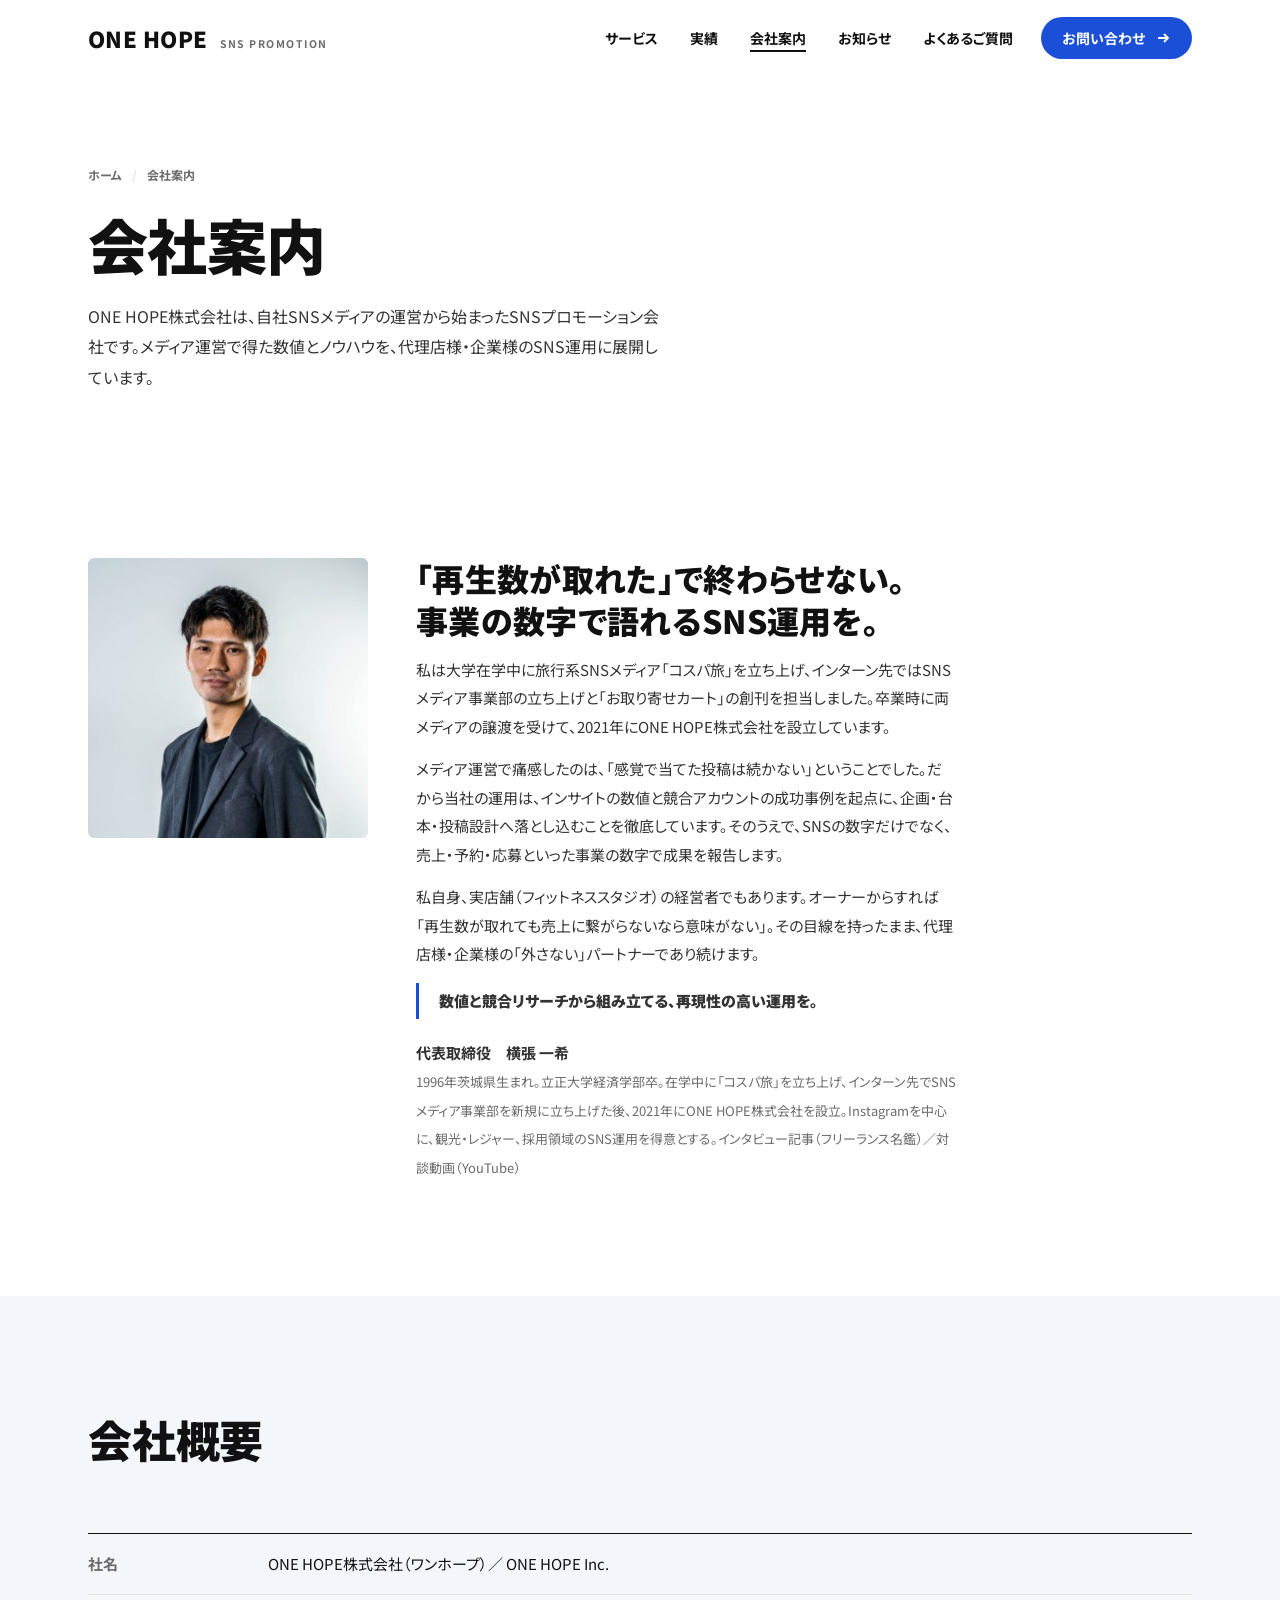
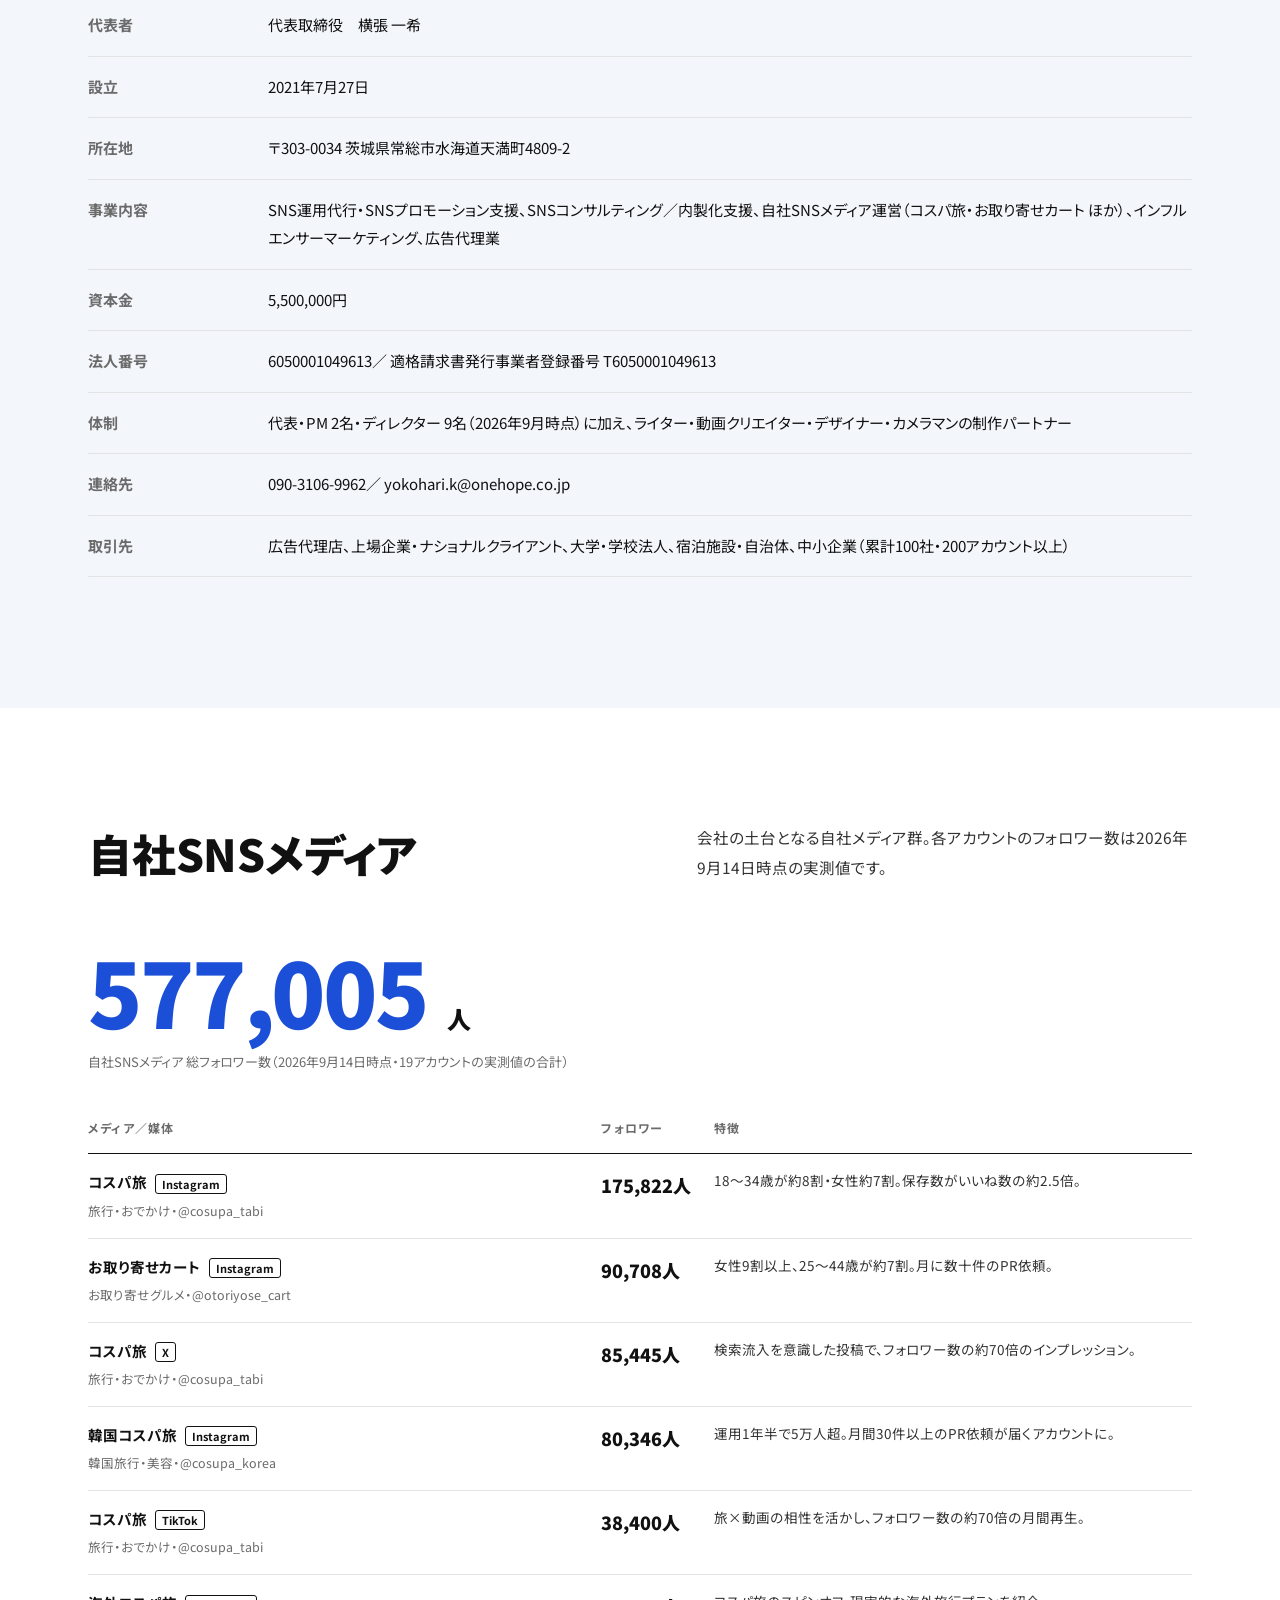
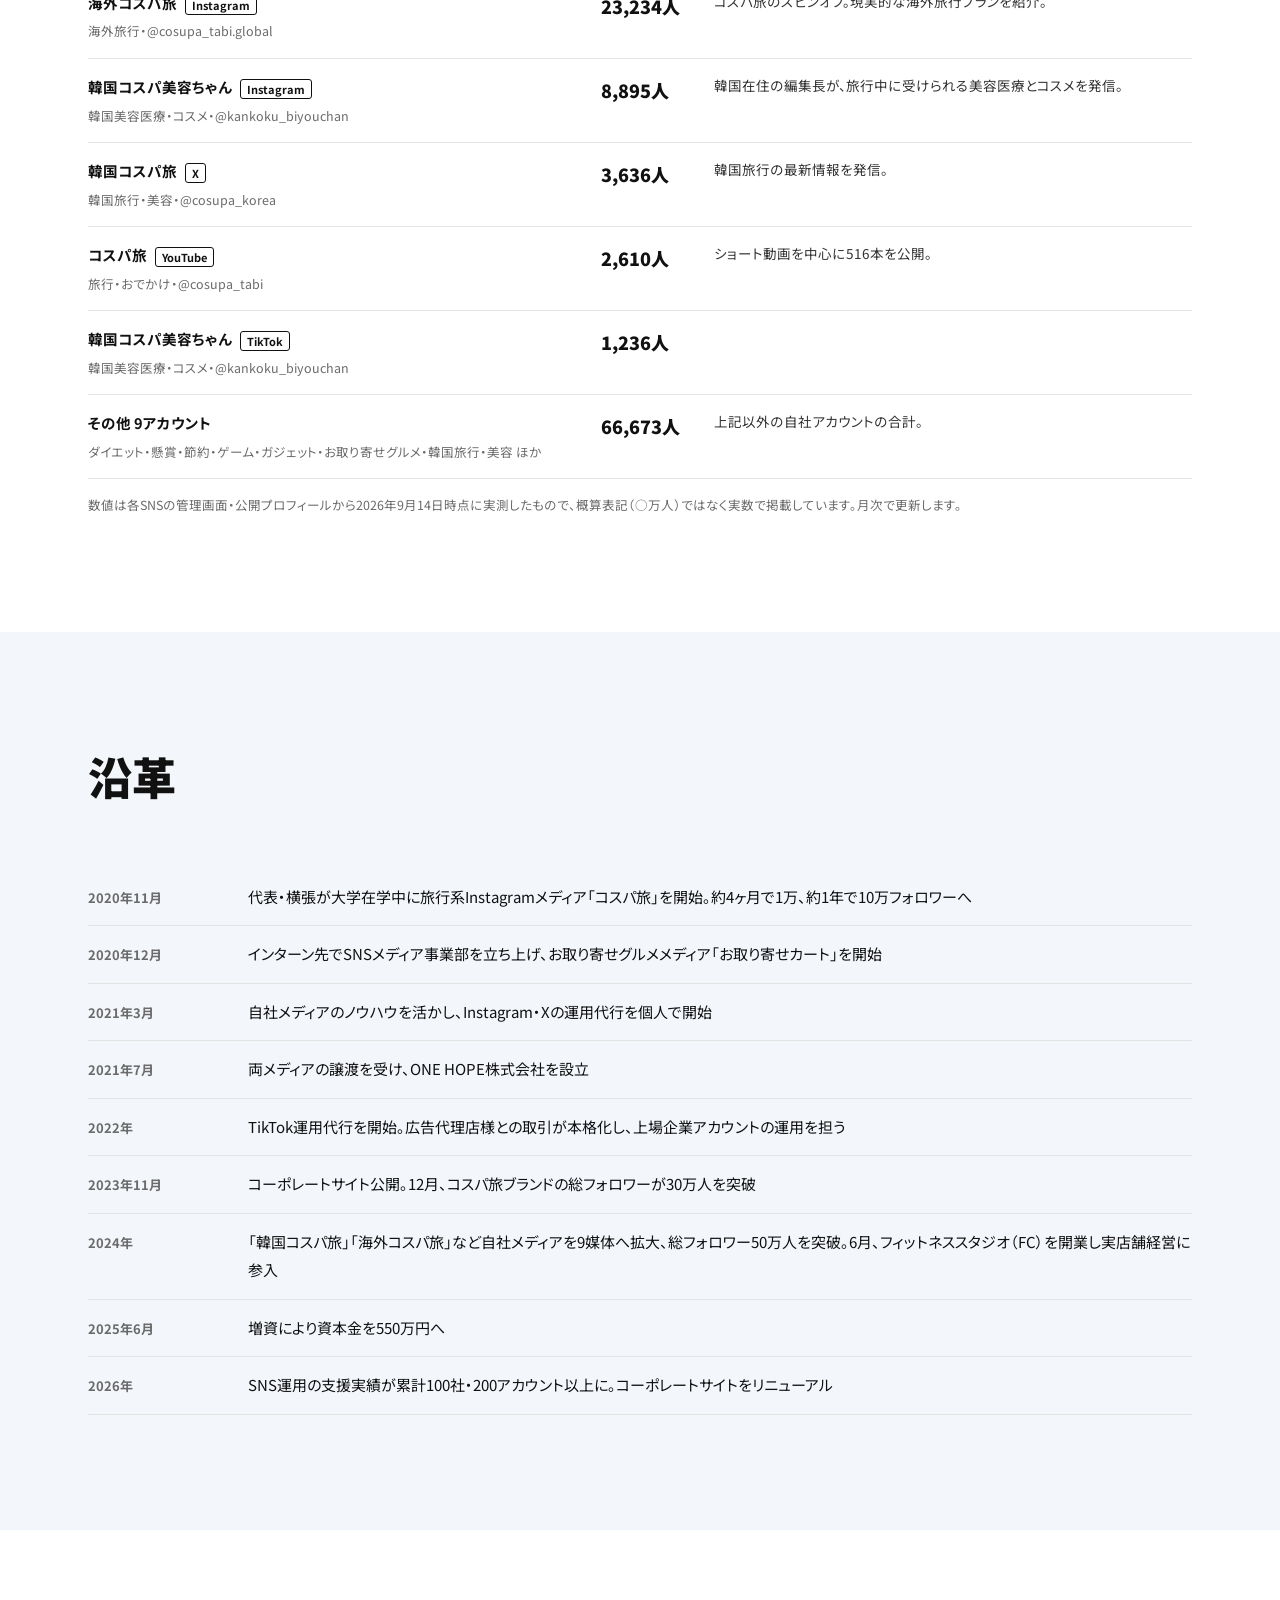
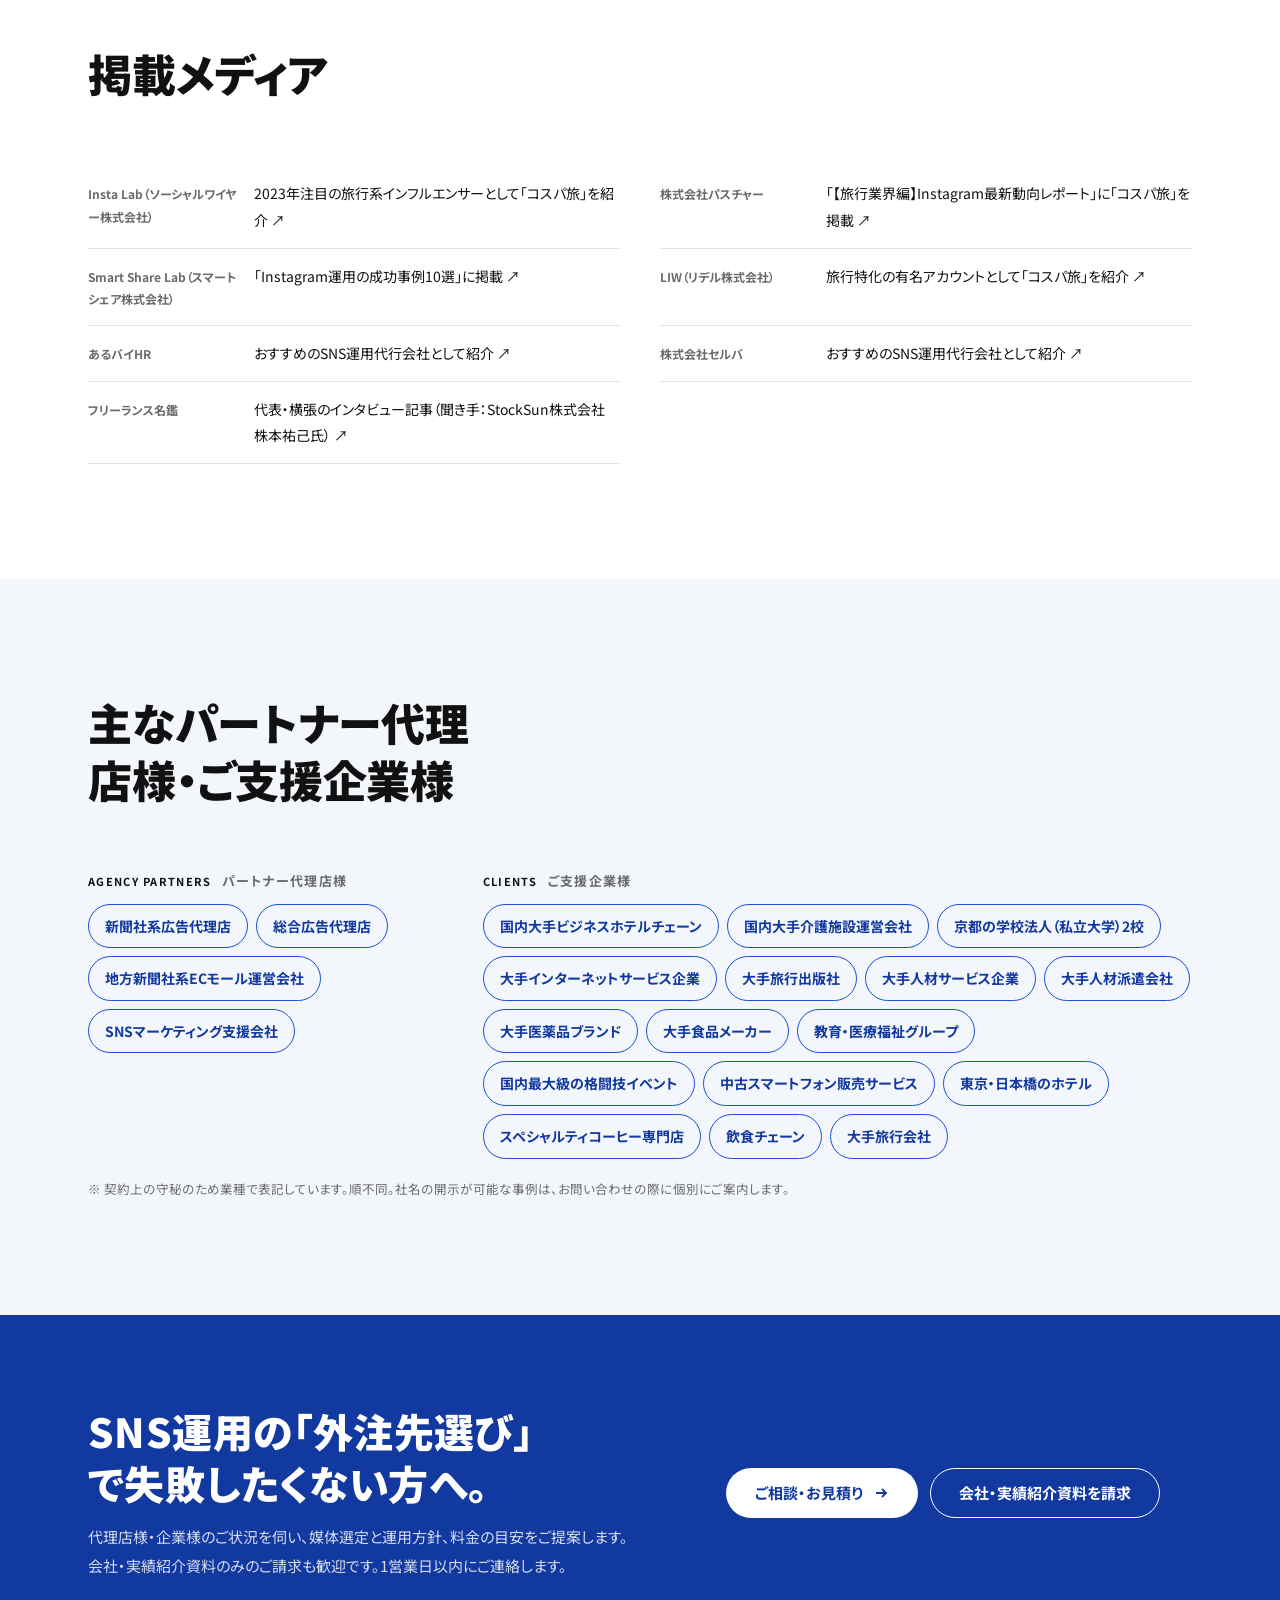
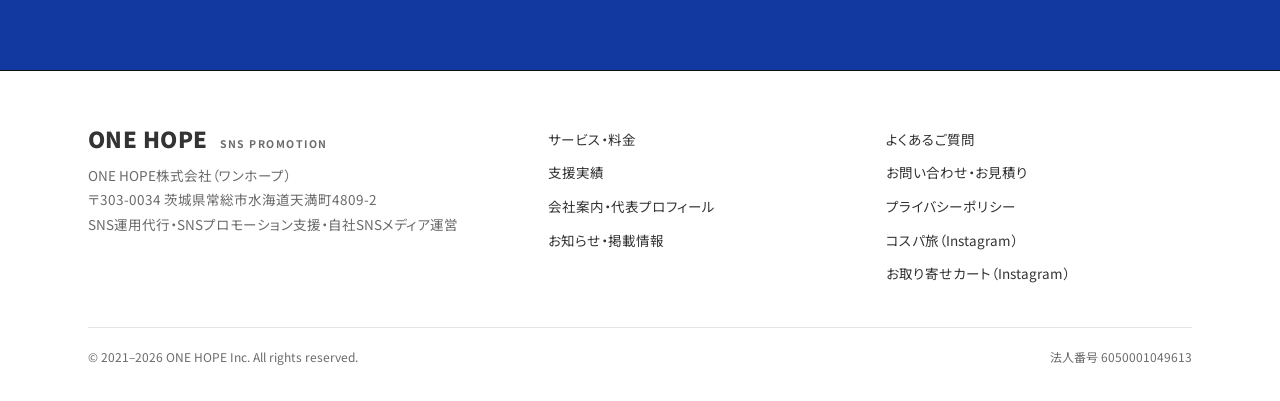
<file: company/index.html>
<!doctype html>
<html lang="ja">
<head>
<meta charset="utf-8">
<meta name="viewport" content="width=device-width, initial-scale=1">
<title>会社案内・代表プロフィール｜ONE HOPE株式会社</title>
<meta name="description" content="ONE HOPE株式会社の会社概要、代表取締役 横張一希のプロフィール、沿革、掲載メディア。2021年7月設立。SNS運用代行・SNSプロモーション支援・自社SNSメディア運営。">
<link rel="canonical" href="https://onehope.co.jp/company/">
<meta name="robots" content="index,follow,max-image-preview:large">
<meta property="og:type" content="article">
<meta property="og:site_name" content="ONE HOPE株式会社">
<meta property="og:title" content="会社案内・代表プロフィール｜ONE HOPE株式会社">
<meta property="og:description" content="ONE HOPE株式会社の会社概要、代表取締役 横張一希のプロフィール、沿革、掲載メディア。2021年7月設立。SNS運用代行・SNSプロモーション支援・自社SNSメディア運営。">
<meta property="og:url" content="https://onehope.co.jp/company/">
<meta property="og:image" content="https://onehope.co.jp/assets/ogp.png">
<meta property="og:locale" content="ja_JP">
<meta name="twitter:card" content="summary_large_image">
<link rel="icon" href="/assets/favicon.svg" type="image/svg+xml">
<link rel="preconnect" href="https://fonts.googleapis.com"><link rel="preconnect" href="https://fonts.gstatic.com" crossorigin><link rel="stylesheet" href="https://fonts.googleapis.com/css2?family=Zen+Kaku+Gothic+New:wght@500;700&family=Noto+Sans+JP:wght@400;500;700&family=IBM+Plex+Mono:wght@500;600&display=swap">
<script type="application/ld+json">{"@context": "https://schema.org", "@graph": [{"@type": ["Organization", "ProfessionalService"], "@id": "https://onehope.co.jp/#organization", "name": "ONE HOPE株式会社", "alternateName": ["ワンホープ株式会社", "ONE HOPE Inc.", "ONEHOPE"], "url": "https://onehope.co.jp/", "logo": "https://onehope.co.jp/assets/logo-onehope.png", "foundingDate": "2021-07-27", "founder": {"@id": "https://onehope.co.jp/#ceo"}, "telephone": "+81-90-3106-9962", "email": "yokohari.k@onehope.co.jp", "address": {"@type": "PostalAddress", "postalCode": "303-0034", "addressRegion": "茨城県", "addressLocality": "常総市", "streetAddress": "水海道天満町4809-2", "addressCountry": "JP"}, "areaServed": "JP", "description": "ONE HOPE株式会社は、上場企業・ナショナルクライアントを含む100社・200アカウント以上のSNS運用実績を持つSNS運用代行会社です。総フォロワー57万人超の自社メディア（コスパ旅・お取り寄せカート ほか）の運営で得た数値とロジックに基づき、代理店様・企業様のInstagram・TikTok・X・YouTube運用を安定して支援します。", "sameAs": ["https://www.instagram.com/cosupa_tabi/", "https://www.instagram.com/cosupa_korea/", "https://www.instagram.com/cosupa_tabi.global/", "https://www.instagram.com/otoriyose_cart/", "https://x.com/cosupa_tabi", "https://www.tiktok.com/@cosupa_tabi", "https://media-radar.jp/company1004442.html", "https://www.ipros.com/company/detail/2117784/", "https://info.gbiz.go.jp/hojin/ichiran?hojinBango=6050001049613"], "knowsAbout": ["SNS運用代行", "Instagram運用", "TikTok運用", "X運用", "YouTube運用", "SNSマーケティング", "インフルエンサーマーケティング", "SNS広告運用", "採用SNS", "観光SNSプロモーション"], "hasOfferCatalog": {"@type": "OfferCatalog", "name": "サービス", "itemListElement": [{"@type": "Offer", "itemOffered": {"@type": "Service", "name": "SNS運用代行", "description": "Instagram・TikTok・X・YouTube・LINE。企画、撮影、投稿制作、投稿代行、コメント対応、分析・改善までを一括で。"}}, {"@type": "Offer", "itemOffered": {"@type": "Service", "name": "インフルエンサーマーケティング", "description": "自社メディア運営で築いた旅行・グルメ系インフルエンサーとの関係値を活かし、キャスティングから条件調整、投稿管理、レポートまで一括で。"}}, {"@type": "Offer", "itemOffered": {"@type": "Service", "name": "SNS戦略設計・アカウント初期設計", "description": "ベンチマーク選定、アカウント名・自己紹介文、ハイライト、固定投稿、投稿クリエイティブの詳細設計まで。単発の「インスタトライアル」としてもご依頼いただけます。"}}, {"@type": "Offer", "itemOffered": {"@type": "Service", "name": "SNSコンサルティング・内製化支援", "description": "社内で運用を続けたい企業様へ。立ち上げ設計から、企画・撮影・制作の内製化、定例コンサル、担当者向けチャットサポートまで。"}}, {"@type": "Offer", "itemOffered": {"@type": "Service", "name": "自社メディアPR（コスパ旅・お取り寄せカート）", "description": "総フォロワー約30万人（Instagram・X・TikTok合計）の旅行・おでかけメディア「コスパ旅」、約9万人のグルメメディア「お取り寄せカート」でのタイアップPR。宿泊施設・自治体・食品メーカー様の実績多数。"}}, {"@type": "Offer", "itemOffered": {"@type": "Service", "name": "広告代理店様向けパートナー運用", "description": "代理店様の運用パートナーとして、貴社名義での運用・報告に対応します。営業・提案段階からの同席、提案資料の作成支援も可能です。"}}]}}, {"@type": "Person", "@id": "https://onehope.co.jp/#ceo", "name": "横張 一希", "alternateName": "Kazuki Yokohari", "jobTitle": "代表取締役", "worksFor": {"@id": "https://onehope.co.jp/#organization"}, "url": "https://onehope.co.jp/company/", "sameAs": ["https://freelance-meikan.com/freelance/1093", "https://freelance-meikan.com/column/4333/", "https://youtu.be/bw4kMr-M6YY"], "description": "大学在学中に旅行系SNSメディア「コスパ旅」を立ち上げ、2021年にONE HOPE株式会社を設立。Instagramを中心に観光・レジャー、採用領域のSNS運用を得意とする。"}, {"@type": "WebSite", "@id": "https://onehope.co.jp/#website", "url": "https://onehope.co.jp/", "name": "ONE HOPE株式会社", "publisher": {"@id": "https://onehope.co.jp/#organization"}, "inLanguage": "ja"}, {"@type": "WebPage", "@id": "https://onehope.co.jp/company/#webpage", "url": "https://onehope.co.jp/company/", "name": "会社案内・代表プロフィール", "description": "ONE HOPE株式会社の会社概要、代表取締役 横張一希のプロフィール、沿革、掲載メディア。2021年7月設立。SNS運用代行・SNSプロモーション支援・自社SNSメディア運営。", "isPartOf": {"@id": "https://onehope.co.jp/#website"}, "about": {"@id": "https://onehope.co.jp/#organization"}, "inLanguage": "ja", "dateModified": "2026-10-20"}, {"@type": "BreadcrumbList", "itemListElement": [{"@type": "ListItem", "position": 1, "name": "ホーム", "item": "https://onehope.co.jp/"}, {"@type": "ListItem", "position": 2, "name": "会社案内", "item": "https://onehope.co.jp/company/"}]}]}</script>
<script async src="https://www.googletagmanager.com/gtag/js?id=G-PHNVMCRT2P"></script>
<script>window.dataLayer=window.dataLayer||[];function gtag(){dataLayer.push(arguments);}gtag('js',new Date());gtag('config','G-PHNVMCRT2P',{anonymize_ip:true});
document.addEventListener('click',function(e){var a=e.target.closest('a,button');if(!a)return;var h=a.getAttribute('href')||'';
if(h.indexOf('mailto:')===0)gtag('event','contact_mail',{location:location.pathname});
else if(h.indexOf('tel:')===0)gtag('event','contact_tel',{location:location.pathname,label:a.getAttribute('data-ga')||'link'});
else if(a.getAttribute('data-ga')==='timerex')gtag('event','timerex_click',{location:location.pathname});
else if(a.classList.contains('btn-primary'))gtag('event','cta_click',{label:(a.textContent||'').trim().slice(0,30),location:location.pathname});
else if(a.classList.contains('reel'))gtag('event','reel_click',{label:a.getAttribute('aria-label')||''});
else if(/instagram\.com|tiktok\.com|youtube\.com|x\.com/.test(h))gtag('event','sns_outbound',{url:h});});
</script>
<link rel="stylesheet" href="/assets/site.css">
</head>
<body>

<header class="site-header">
  <div class="container">
    <a class="brand" href="/" aria-label="ONE HOPE株式会社 トップページ">ONE HOPE<small>SNS PROMOTION</small></a>
    <button class="nav-toggle" aria-expanded="false" aria-controls="nav" data-nav-toggle>メニュー</button>
    <nav class="nav" id="nav" aria-label="サイト内">
      <a href="/service/">サービス</a><a href="/works/">実績</a><a href="/company/" aria-current="page">会社案内</a><a href="/news/">お知らせ</a><a href="/faq/">よくあるご質問</a>
      <a class="btn btn-primary" href="/contact/">お問い合わせ <svg viewBox="0 0 16 16" fill="none" stroke="currentColor" stroke-width="1.8" aria-hidden="true"><path d="M3 8h10M9 4l4 4-4 4"/></svg></a>
    </nav>
  </div>
</header>
<main id="main">


<div class="page-head"><div class="container">
  <nav class="crumbs" aria-label="パンくず"><span><a href="/">ホーム</a></span><span>会社案内</span></nav>
  <h1>会社案内</h1>
  <p>ONE HOPE株式会社は、自社SNSメディアの運営から始まったSNSプロモーション会社です。メディア運営で得た数値とノウハウを、代理店様・企業様のSNS運用に展開しています。</p>
</div></div>
<section class="section" aria-labelledby="msg-h">
  <div class="container">
    <div class="profile">
      <div class="portrait"><img src="/assets/img/yokohari.jpg" alt="代表取締役 横張一希"></div>
      <div>
        
        <h2 id="msg-h" style="font-size:clamp(24px,3vw,32px)">「再生数が取れた」で終わらせない。<br>事業の数字で語れるSNS運用を。</h2>
        <p>私は大学在学中に旅行系SNSメディア「コスパ旅」を立ち上げ、インターン先ではSNSメディア事業部の立ち上げと「お取り寄せカート」の創刊を担当しました。卒業時に両メディアの譲渡を受けて、2021年にONE HOPE株式会社を設立しています。</p>
        <p>メディア運営で痛感したのは、「感覚で当てた投稿は続かない」ということでした。だから当社の運用は、インサイトの数値と競合アカウントの成功事例を起点に、企画・台本・投稿設計へ落とし込むことを徹底しています。そのうえで、SNSの数字だけでなく、売上・予約・応募といった事業の数字で成果を報告します。</p>
        <p>私自身、実店舗（フィットネススタジオ）の経営者でもあります。オーナーからすれば「再生数が取れても売上に繋がらないなら意味がない」。その目線を持ったまま、代理店様・企業様の「外さない」パートナーであり続けます。</p>
        <p class="quote">数値と競合リサーチから組み立てる、再現性の高い運用を。</p>
        <p style="margin-top:20px"><strong>代表取締役　横張 一希</strong><br><span style="font-size:13px;color:var(--muted)">1996年茨城県生まれ。立正大学経済学部卒。在学中に「コスパ旅」を立ち上げ、インターン先でSNSメディア事業部を新規に立ち上げた後、2021年にONE HOPE株式会社を設立。Instagramを中心に、観光・レジャー、採用領域のSNS運用を得意とする。<a href="https://freelance-meikan.com/column/4333/" target="_blank" rel="noopener">インタビュー記事（フリーランス名鑑）</a>／<a href="https://youtu.be/bw4kMr-M6YY" target="_blank" rel="noopener">対談動画（YouTube）</a></span></p>
      </div>
    </div>
  </div>
</section>
<section class="section alt" aria-labelledby="ov-h">
  <div class="container">
    <div class="section-head"><div><h2 id="ov-h">会社概要</h2></div></div>
    <dl class="dl"><dt>社名</dt><dd>ONE HOPE株式会社（ワンホープ）／ ONE HOPE Inc.</dd><dt>代表者</dt><dd>代表取締役　横張 一希</dd><dt>設立</dt><dd>2021年7月27日</dd><dt>所在地</dt><dd>〒303-0034 茨城県常総市水海道天満町4809-2</dd><dt>事業内容</dt><dd>SNS運用代行・SNSプロモーション支援、SNSコンサルティング／内製化支援、自社SNSメディア運営（コスパ旅・お取り寄せカート ほか）、インフルエンサーマーケティング、広告代理業</dd><dt>資本金</dt><dd>5,500,000円</dd><dt>法人番号</dt><dd><span class="mono">6050001049613</span>／ 適格請求書発行事業者登録番号 <span class="mono">T6050001049613</span></dd><dt>体制</dt><dd>代表・PM 2名・ディレクター 9名（2026年9月時点）に加え、ライター・動画クリエイター・デザイナー・カメラマンの制作パートナー</dd><dt>連絡先</dt><dd><span class="mono">090-3106-9962</span>／ <a href="mailto:yokohari.k@onehope.co.jp">yokohari.k@onehope.co.jp</a></dd><dt>取引先</dt><dd>広告代理店、上場企業・ナショナルクライアント、大学・学校法人、宿泊施設・自治体、中小企業（累計100社・200アカウント以上）</dd></dl>
  </div>
</section>
<section class="section" aria-labelledby="om2-h">
  <div class="container">
    <div class="section-head"><div><h2 id="om2-h">自社SNSメディア</h2></div><p>会社の土台となる自社メディア群。各アカウントのフォロワー数は2026年9月14日時点の実測値です。</p></div>
    <div class="media-total"><span class="big">577,005</span><span class="unit">人</span><span class="asof">自社SNSメディア 総フォロワー数（2026年9月14日時点・19アカウントの実測値の合計）</span></div>
<div style="overflow-x:auto"><table class="media-table"><thead><tr><th>メディア／媒体</th><th>フォロワー</th><th>特徴</th></tr></thead><tbody><tr><td><strong>コスパ旅</strong><span class="pf">Instagram</span><br><span style="font-size:12.5px;color:var(--muted)">旅行・おでかけ・<a href="https://www.instagram.com/cosupa_tabi/" target="_blank" rel="noopener">@cosupa_tabi</a></span></td><td class="n">175,822人</td><td class="note">18〜34歳が約8割・女性約7割。保存数がいいね数の約2.5倍。</td></tr><tr><td><strong>お取り寄せカート</strong><span class="pf">Instagram</span><br><span style="font-size:12.5px;color:var(--muted)">お取り寄せグルメ・<a href="https://www.instagram.com/otoriyose_cart/" target="_blank" rel="noopener">@otoriyose_cart</a></span></td><td class="n">90,708人</td><td class="note">女性9割以上、25〜44歳が約7割。月に数十件のPR依頼。</td></tr><tr><td><strong>コスパ旅</strong><span class="pf">X</span><br><span style="font-size:12.5px;color:var(--muted)">旅行・おでかけ・<a href="https://x.com/cosupa_tabi" target="_blank" rel="noopener">@cosupa_tabi</a></span></td><td class="n">85,445人</td><td class="note">検索流入を意識した投稿で、フォロワー数の約70倍のインプレッション。</td></tr><tr><td><strong>韓国コスパ旅</strong><span class="pf">Instagram</span><br><span style="font-size:12.5px;color:var(--muted)">韓国旅行・美容・<a href="https://www.instagram.com/cosupa_korea/" target="_blank" rel="noopener">@cosupa_korea</a></span></td><td class="n">80,346人</td><td class="note">運用1年半で5万人超。月間30件以上のPR依頼が届くアカウントに。</td></tr><tr><td><strong>コスパ旅</strong><span class="pf">TikTok</span><br><span style="font-size:12.5px;color:var(--muted)">旅行・おでかけ・<a href="https://www.tiktok.com/@cosupa_tabi" target="_blank" rel="noopener">@cosupa_tabi</a></span></td><td class="n">38,400人</td><td class="note">旅×動画の相性を活かし、フォロワー数の約70倍の月間再生。</td></tr><tr><td><strong>海外コスパ旅</strong><span class="pf">Instagram</span><br><span style="font-size:12.5px;color:var(--muted)">海外旅行・<a href="https://www.instagram.com/cosupa_tabi.global/" target="_blank" rel="noopener">@cosupa_tabi.global</a></span></td><td class="n">23,234人</td><td class="note">コスパ旅のスピンオフ。現実的な海外旅行プランを紹介。</td></tr><tr><td><strong>韓国コスパ美容ちゃん</strong><span class="pf">Instagram</span><br><span style="font-size:12.5px;color:var(--muted)">韓国美容医療・コスメ・<a href="https://www.instagram.com/kankoku_biyouchan/" target="_blank" rel="noopener">@kankoku_biyouchan</a></span></td><td class="n">8,895人</td><td class="note">韓国在住の編集長が、旅行中に受けられる美容医療とコスメを発信。</td></tr><tr><td><strong>韓国コスパ旅</strong><span class="pf">X</span><br><span style="font-size:12.5px;color:var(--muted)">韓国旅行・美容・<a href="https://x.com/cosupa_korea" target="_blank" rel="noopener">@cosupa_korea</a></span></td><td class="n">3,636人</td><td class="note">韓国旅行の最新情報を発信。</td></tr><tr><td><strong>コスパ旅</strong><span class="pf">YouTube</span><br><span style="font-size:12.5px;color:var(--muted)">旅行・おでかけ・<a href="https://www.youtube.com/@cosupa_tabi" target="_blank" rel="noopener">@cosupa_tabi</a></span></td><td class="n">2,610人</td><td class="note">ショート動画を中心に516本を公開。</td></tr><tr><td><strong>韓国コスパ美容ちゃん</strong><span class="pf">TikTok</span><br><span style="font-size:12.5px;color:var(--muted)">韓国美容医療・コスメ・<a href="https://www.tiktok.com/@kankoku_biyouchan" target="_blank" rel="noopener">@kankoku_biyouchan</a></span></td><td class="n">1,236人</td><td class="note"></td></tr><tr><td><strong>その他 9アカウント</strong><br><span style="font-size:12.5px;color:var(--muted)">ダイエット・懸賞・節約・ゲーム・ガジェット・お取り寄せグルメ・韓国旅行・美容 ほか</span></td><td class="n">66,673人</td><td class="note">上記以外の自社アカウントの合計。</td></tr></tbody></table></div>
<p class="media-note">数値は各SNSの管理画面・公開プロフィールから2026年9月14日時点に実測したもので、概算表記（○万人）ではなく実数で掲載しています。月次で更新します。</p>
  </div>
</section>
<section class="section alt" aria-labelledby="hs-h">
  <div class="container">
    <div class="section-head"><div><h2 id="hs-h">沿革</h2></div></div>
    <ul class="timeline"><li><span class="k">2020年11月</span><span>代表・横張が大学在学中に旅行系Instagramメディア「コスパ旅」を開始。約4ヶ月で1万、約1年で10万フォロワーへ</span></li><li><span class="k">2020年12月</span><span>インターン先でSNSメディア事業部を立ち上げ、お取り寄せグルメメディア「お取り寄せカート」を開始</span></li><li><span class="k">2021年3月</span><span>自社メディアのノウハウを活かし、Instagram・Xの運用代行を個人で開始</span></li><li><span class="k">2021年7月</span><span>両メディアの譲渡を受け、ONE HOPE株式会社を設立</span></li><li><span class="k">2022年</span><span>TikTok運用代行を開始。広告代理店様との取引が本格化し、上場企業アカウントの運用を担う</span></li><li><span class="k">2023年11月</span><span>コーポレートサイト公開。12月、コスパ旅ブランドの総フォロワーが30万人を突破</span></li><li><span class="k">2024年</span><span>「韓国コスパ旅」「海外コスパ旅」など自社メディアを9媒体へ拡大、総フォロワー50万人を突破。6月、フィットネススタジオ（FC）を開業し実店舗経営に参入</span></li><li><span class="k">2025年6月</span><span>増資により資本金を550万円へ</span></li><li><span class="k">2026年</span><span>SNS運用の支援実績が累計100社・200アカウント以上に。コーポレートサイトをリニューアル</span></li></ul>
  </div>
</section>
<section class="section" aria-labelledby="pm-h">
  <div class="container">
    <div class="section-head"><div><h2 id="pm-h">掲載メディア</h2></div></div>
    <ul class="pr-list"><li><span class="k">Insta Lab（ソーシャルワイヤー株式会社）</span><span>2023年注目の旅行系インフルエンサーとして「コスパ旅」を紹介 <a href="https://find-model.jp/insta-lab/influencer-2023-travel/" target="_blank" rel="noopener">↗</a></span></li><li><span class="k">株式会社パスチャー</span><span>「【旅行業界編】Instagram最新動向レポート」に「コスパ旅」を掲載 <a href="https://prtimes.jp/main/html/rd/p/000000171.000026329.html" target="_blank" rel="noopener">↗</a></span></li><li><span class="k">Smart Share Lab（スマートシェア株式会社）</span><span>「Instagram運用の成功事例10選」に掲載 <a href="https://www.ownly.jp/sslab/instagram-utilize" target="_blank" rel="noopener">↗</a></span></li><li><span class="k">LIW（リデル株式会社）</span><span>旅行特化の有名アカウントとして「コスパ旅」を紹介 <a href="https://service.liddell.tokyo/notice/1089/" target="_blank" rel="noopener">↗</a></span></li><li><span class="k">あるバイHR</span><span>おすすめのSNS運用代行会社として紹介 <a href="https://arubai.jp/hr/expert/social-media-management/" target="_blank" rel="noopener">↗</a></span></li><li><span class="k">株式会社セルバ</span><span>おすすめのSNS運用代行会社として紹介 <a href="https://www.selva-i.co.jp/article/archives/4101" target="_blank" rel="noopener">↗</a></span></li><li><span class="k">フリーランス名鑑</span><span>代表・横張のインタビュー記事（聞き手：StockSun株式会社 株本祐己氏） <a href="https://freelance-meikan.com/column/4333/" target="_blank" rel="noopener">↗</a></span></li></ul>
  </div>
</section>
<section class="section alt" aria-labelledby="cl2-h">
  <div class="container">
    <div class="section-head"><div><h2 id="cl2-h">主なパートナー代理店様・ご支援企業様</h2></div></div>
    
<div class="logo-groups">
  <div class="logo-group"><h3><span class="mono">AGENCY PARTNERS</span>パートナー代理店様</h3><ul class="names"><li>新聞社系広告代理店</li><li>総合広告代理店</li><li>地方新聞社系ECモール運営会社</li><li>SNSマーケティング支援会社</li></ul></div>
  <div class="logo-group"><h3><span class="mono">CLIENTS</span>ご支援企業様</h3><ul class="names"><li>国内大手ビジネスホテルチェーン</li><li>国内大手介護施設運営会社</li><li>京都の学校法人（私立大学）2校</li><li>大手インターネットサービス企業</li><li>大手旅行出版社</li><li>大手人材サービス企業</li><li>大手人材派遣会社</li><li>大手医薬品ブランド</li><li>大手食品メーカー</li><li>教育・医療福祉グループ</li><li>国内最大級の格闘技イベント</li><li>中古スマートフォン販売サービス</li><li>東京・日本橋のホテル</li><li>スペシャルティコーヒー専門店</li><li>飲食チェーン</li><li>大手旅行会社</li></ul></div>
</div><p class="logo-note">※ 契約上の守秘のため業種で表記しています。順不同。社名の開示が可能な事例は、お問い合わせの際に個別にご案内します。</p>
  </div>
</section>

<section class="cta-band" aria-labelledby="cta-h">
  <div class="container">
    <div>
      <h2 id="cta-h">SNS運用の「外注先選び」で失敗したくない方へ。</h2>
      <p>代理店様・企業様のご状況を伺い、媒体選定と運用方針、料金の目安をご提案します。会社・実績紹介資料のみのご請求も歓迎です。1営業日以内にご連絡します。</p>
    </div>
    <div class="btns">
      <a class="btn btn-primary" href="/contact/">ご相談・お見積り <svg viewBox="0 0 16 16" fill="none" stroke="currentColor" stroke-width="1.8" aria-hidden="true"><path d="M3 8h10M9 4l4 4-4 4"/></svg></a>
      <a class="btn btn-ghost" href="/contact/">会社・実績紹介資料を請求</a>
    </div>
  </div>
</section>
</main>

<a class="callbar" href="tel:09031069962" data-ga="callbar" aria-label="電話で相談する"><svg viewBox="0 0 24 24" fill="none" stroke="currentColor" stroke-width="2" aria-hidden="true"><path d="M22 16.9v3a2 2 0 0 1-2.2 2 19.8 19.8 0 0 1-8.6-3.1 19.5 19.5 0 0 1-6-6A19.8 19.8 0 0 1 2.1 4.2 2 2 0 0 1 4.1 2h3a2 2 0 0 1 2 1.7c.1.9.4 1.8.7 2.6a2 2 0 0 1-.5 2.1L8 9.7a16 16 0 0 0 6 6l1.3-1.3a2 2 0 0 1 2.1-.4c.8.3 1.7.6 2.6.7a2 2 0 0 1 1.7 2z"/></svg><span>電話で相談する<small>090-3106-9962</small></span></a>
<footer class="site-footer">
  <div class="container">
    <div class="footer-grid">
      <div>
        <a class="brand" href="/">ONE HOPE<small>SNS PROMOTION</small></a>
        <address>ONE HOPE株式会社（ワンホープ）<br>〒303-0034 茨城県常総市水海道天満町4809-2<br>SNS運用代行・SNSプロモーション支援・自社SNSメディア運営</address>
      </div>
      <div>
        <ul>
          <li><a href="/service/">サービス・料金</a></li>
          <li><a href="/works/">支援実績</a></li>
          <li><a href="/company/">会社案内・代表プロフィール</a></li>
          <li><a href="/news/">お知らせ・掲載情報</a></li>
        </ul>
      </div>
      <div>
        <ul>
          <li><a href="/faq/">よくあるご質問</a></li>
          <li><a href="/contact/">お問い合わせ・お見積り</a></li>
          <li><a href="/privacy/">プライバシーポリシー</a></li>
          <li><a href="https://www.instagram.com/cosupa_tabi/" rel="noopener" target="_blank">コスパ旅（Instagram）</a></li>
          <li><a href="https://www.instagram.com/otoriyose_cart/" rel="noopener" target="_blank">お取り寄せカート（Instagram）</a></li>
        </ul>
      </div>
    </div>
    <div class="legal"><span>© 2021–2026 ONE HOPE Inc. All rights reserved.</span><span class="mono">法人番号 6050001049613</span></div>
  </div>
</footer>
<script src="/assets/site.js" defer></script>
</body>
</html>
</file>
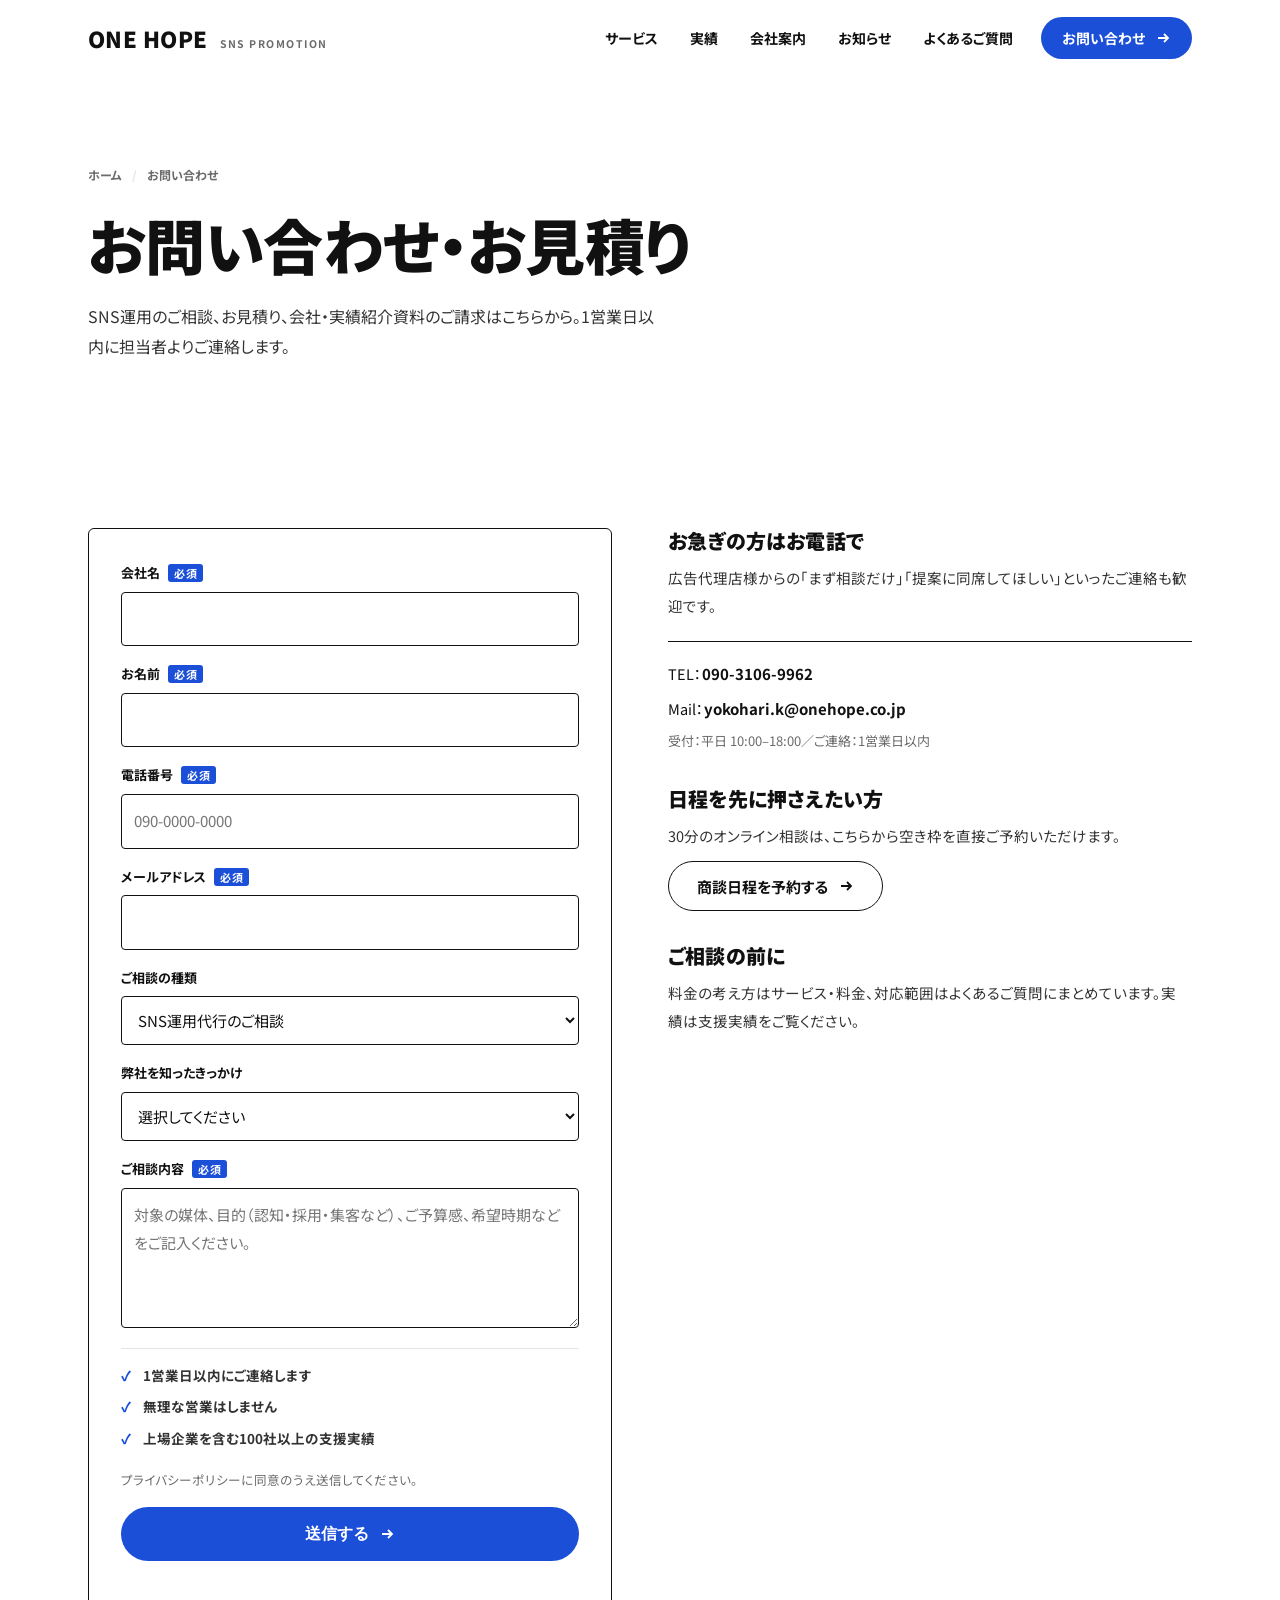
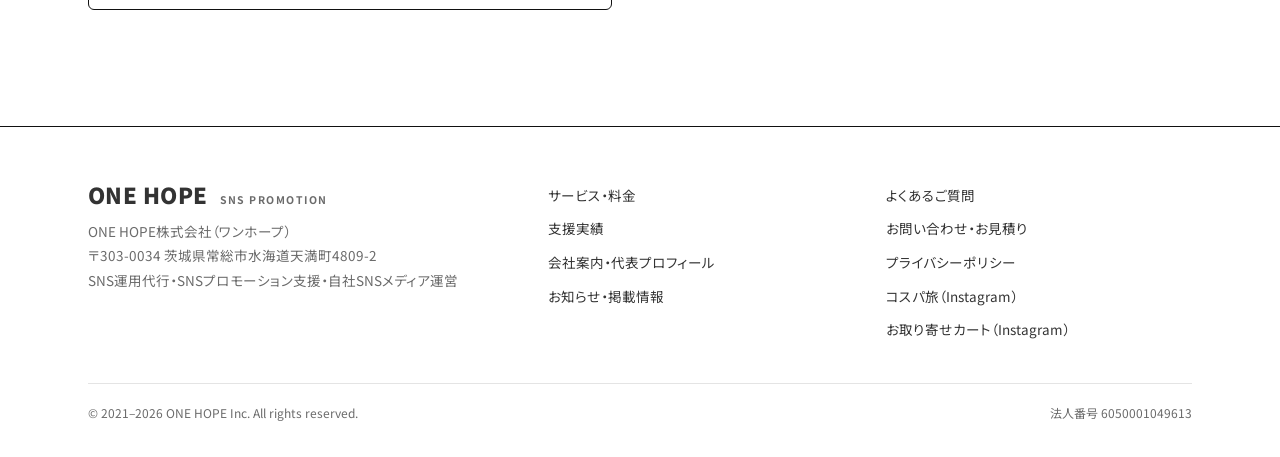
<file: contact/index.html>
<!doctype html>
<html lang="ja">
<head>
<meta charset="utf-8">
<meta name="viewport" content="width=device-width, initial-scale=1">
<title>お問い合わせ・お見積り｜ONE HOPE株式会社</title>
<meta name="description" content="SNS運用代行・SNSプロモーションのご相談、お見積り、会社紹介資料のご請求はこちらから。1営業日以内に担当者よりご連絡します。">
<link rel="canonical" href="https://onehope.co.jp/contact/">
<meta name="robots" content="index,follow,max-image-preview:large">
<meta property="og:type" content="article">
<meta property="og:site_name" content="ONE HOPE株式会社">
<meta property="og:title" content="お問い合わせ・お見積り｜ONE HOPE株式会社">
<meta property="og:description" content="SNS運用代行・SNSプロモーションのご相談、お見積り、会社紹介資料のご請求はこちらから。1営業日以内に担当者よりご連絡します。">
<meta property="og:url" content="https://onehope.co.jp/contact/">
<meta property="og:image" content="https://onehope.co.jp/assets/ogp.png">
<meta property="og:locale" content="ja_JP">
<meta name="twitter:card" content="summary_large_image">
<link rel="icon" href="/assets/favicon.svg" type="image/svg+xml">
<link rel="preconnect" href="https://fonts.googleapis.com"><link rel="preconnect" href="https://fonts.gstatic.com" crossorigin><link rel="stylesheet" href="https://fonts.googleapis.com/css2?family=Zen+Kaku+Gothic+New:wght@500;700&family=Noto+Sans+JP:wght@400;500;700&family=IBM+Plex+Mono:wght@500;600&display=swap">
<script type="application/ld+json">{"@context": "https://schema.org", "@graph": [{"@type": ["Organization", "ProfessionalService"], "@id": "https://onehope.co.jp/#organization", "name": "ONE HOPE株式会社", "alternateName": ["ワンホープ株式会社", "ONE HOPE Inc.", "ONEHOPE"], "url": "https://onehope.co.jp/", "logo": "https://onehope.co.jp/assets/logo-onehope.png", "foundingDate": "2021-07-27", "founder": {"@id": "https://onehope.co.jp/#ceo"}, "telephone": "+81-90-3106-9962", "email": "yokohari.k@onehope.co.jp", "address": {"@type": "PostalAddress", "postalCode": "303-0034", "addressRegion": "茨城県", "addressLocality": "常総市", "streetAddress": "水海道天満町4809-2", "addressCountry": "JP"}, "areaServed": "JP", "description": "ONE HOPE株式会社は、上場企業・ナショナルクライアントを含む100社・200アカウント以上のSNS運用実績を持つSNS運用代行会社です。総フォロワー57万人超の自社メディア（コスパ旅・お取り寄せカート ほか）の運営で得た数値とロジックに基づき、代理店様・企業様のInstagram・TikTok・X・YouTube運用を安定して支援します。", "sameAs": ["https://www.instagram.com/cosupa_tabi/", "https://www.instagram.com/cosupa_korea/", "https://www.instagram.com/cosupa_tabi.global/", "https://www.instagram.com/otoriyose_cart/", "https://x.com/cosupa_tabi", "https://www.tiktok.com/@cosupa_tabi", "https://media-radar.jp/company1004442.html", "https://www.ipros.com/company/detail/2117784/", "https://info.gbiz.go.jp/hojin/ichiran?hojinBango=6050001049613"], "knowsAbout": ["SNS運用代行", "Instagram運用", "TikTok運用", "X運用", "YouTube運用", "SNSマーケティング", "インフルエンサーマーケティング", "SNS広告運用", "採用SNS", "観光SNSプロモーション"], "hasOfferCatalog": {"@type": "OfferCatalog", "name": "サービス", "itemListElement": [{"@type": "Offer", "itemOffered": {"@type": "Service", "name": "SNS運用代行", "description": "Instagram・TikTok・X・YouTube・LINE。企画、撮影、投稿制作、投稿代行、コメント対応、分析・改善までを一括で。"}}, {"@type": "Offer", "itemOffered": {"@type": "Service", "name": "インフルエンサーマーケティング", "description": "自社メディア運営で築いた旅行・グルメ系インフルエンサーとの関係値を活かし、キャスティングから条件調整、投稿管理、レポートまで一括で。"}}, {"@type": "Offer", "itemOffered": {"@type": "Service", "name": "SNS戦略設計・アカウント初期設計", "description": "ベンチマーク選定、アカウント名・自己紹介文、ハイライト、固定投稿、投稿クリエイティブの詳細設計まで。単発の「インスタトライアル」としてもご依頼いただけます。"}}, {"@type": "Offer", "itemOffered": {"@type": "Service", "name": "SNSコンサルティング・内製化支援", "description": "社内で運用を続けたい企業様へ。立ち上げ設計から、企画・撮影・制作の内製化、定例コンサル、担当者向けチャットサポートまで。"}}, {"@type": "Offer", "itemOffered": {"@type": "Service", "name": "自社メディアPR（コスパ旅・お取り寄せカート）", "description": "総フォロワー約30万人（Instagram・X・TikTok合計）の旅行・おでかけメディア「コスパ旅」、約9万人のグルメメディア「お取り寄せカート」でのタイアップPR。宿泊施設・自治体・食品メーカー様の実績多数。"}}, {"@type": "Offer", "itemOffered": {"@type": "Service", "name": "広告代理店様向けパートナー運用", "description": "代理店様の運用パートナーとして、貴社名義での運用・報告に対応します。営業・提案段階からの同席、提案資料の作成支援も可能です。"}}]}}, {"@type": "Person", "@id": "https://onehope.co.jp/#ceo", "name": "横張 一希", "alternateName": "Kazuki Yokohari", "jobTitle": "代表取締役", "worksFor": {"@id": "https://onehope.co.jp/#organization"}, "url": "https://onehope.co.jp/company/", "sameAs": ["https://freelance-meikan.com/freelance/1093", "https://freelance-meikan.com/column/4333/", "https://youtu.be/bw4kMr-M6YY"], "description": "大学在学中に旅行系SNSメディア「コスパ旅」を立ち上げ、2021年にONE HOPE株式会社を設立。Instagramを中心に観光・レジャー、採用領域のSNS運用を得意とする。"}, {"@type": "WebSite", "@id": "https://onehope.co.jp/#website", "url": "https://onehope.co.jp/", "name": "ONE HOPE株式会社", "publisher": {"@id": "https://onehope.co.jp/#organization"}, "inLanguage": "ja"}, {"@type": "WebPage", "@id": "https://onehope.co.jp/contact/#webpage", "url": "https://onehope.co.jp/contact/", "name": "お問い合わせ・お見積り", "description": "SNS運用代行・SNSプロモーションのご相談、お見積り、会社紹介資料のご請求はこちらから。1営業日以内に担当者よりご連絡します。", "isPartOf": {"@id": "https://onehope.co.jp/#website"}, "about": {"@id": "https://onehope.co.jp/#organization"}, "inLanguage": "ja", "dateModified": "2026-10-20"}, {"@type": "BreadcrumbList", "itemListElement": [{"@type": "ListItem", "position": 1, "name": "ホーム", "item": "https://onehope.co.jp/"}, {"@type": "ListItem", "position": 2, "name": "お問い合わせ", "item": "https://onehope.co.jp/contact/"}]}]}</script>
<script async src="https://www.googletagmanager.com/gtag/js?id=G-PHNVMCRT2P"></script>
<script>window.dataLayer=window.dataLayer||[];function gtag(){dataLayer.push(arguments);}gtag('js',new Date());gtag('config','G-PHNVMCRT2P',{anonymize_ip:true});
document.addEventListener('click',function(e){var a=e.target.closest('a,button');if(!a)return;var h=a.getAttribute('href')||'';
if(h.indexOf('mailto:')===0)gtag('event','contact_mail',{location:location.pathname});
else if(h.indexOf('tel:')===0)gtag('event','contact_tel',{location:location.pathname,label:a.getAttribute('data-ga')||'link'});
else if(a.getAttribute('data-ga')==='timerex')gtag('event','timerex_click',{location:location.pathname});
else if(a.classList.contains('btn-primary'))gtag('event','cta_click',{label:(a.textContent||'').trim().slice(0,30),location:location.pathname});
else if(a.classList.contains('reel'))gtag('event','reel_click',{label:a.getAttribute('aria-label')||''});
else if(/instagram\.com|tiktok\.com|youtube\.com|x\.com/.test(h))gtag('event','sns_outbound',{url:h});});
</script>
<link rel="stylesheet" href="/assets/site.css">
</head>
<body>

<header class="site-header">
  <div class="container">
    <a class="brand" href="/" aria-label="ONE HOPE株式会社 トップページ">ONE HOPE<small>SNS PROMOTION</small></a>
    <button class="nav-toggle" aria-expanded="false" aria-controls="nav" data-nav-toggle>メニュー</button>
    <nav class="nav" id="nav" aria-label="サイト内">
      <a href="/service/">サービス</a><a href="/works/">実績</a><a href="/company/">会社案内</a><a href="/news/">お知らせ</a><a href="/faq/">よくあるご質問</a>
      <a class="btn btn-primary" href="/contact/">お問い合わせ <svg viewBox="0 0 16 16" fill="none" stroke="currentColor" stroke-width="1.8" aria-hidden="true"><path d="M3 8h10M9 4l4 4-4 4"/></svg></a>
    </nav>
  </div>
</header>
<main id="main">


<div class="page-head"><div class="container">
  <nav class="crumbs" aria-label="パンくず"><span><a href="/">ホーム</a></span><span>お問い合わせ</span></nav>
  <h1>お問い合わせ・お見積り</h1>
  <p>SNS運用のご相談、お見積り、会社・実績紹介資料のご請求はこちらから。1営業日以内に担当者よりご連絡します。</p>
</div></div>
<section class="section"><div class="container contact-grid">
  <form class="form" id="contact-form" name="contact" method="POST" action="/contact/thanks/" data-netlify="true" netlify-honeypot="bot-field" novalidate>
    <input type="hidden" name="form-name" value="contact">
    <input type="hidden" name="inquiry_id"><input type="hidden" name="source_page"><input type="hidden" name="landing_page"><input type="hidden" name="first_referrer"><input type="hidden" name="utm_source"><input type="hidden" name="utm_medium"><input type="hidden" name="utm_campaign">
    <p class="hp-field" aria-hidden="true"><label>このフィールドは空のままにしてください <input name="bot-field" tabindex="-1" autocomplete="off"></label></p>
    <div class="field"><label for="f-company">会社名<span class="req">必須</span></label><input id="f-company" name="company" required autocomplete="organization"></div>
    <div class="field"><label for="f-name">お名前<span class="req">必須</span></label><input id="f-name" name="name" required autocomplete="name"></div>
    <div class="field"><label for="f-tel">電話番号<span class="req">必須</span></label><input id="f-tel" name="tel" type="tel" required autocomplete="tel" inputmode="tel" placeholder="090-0000-0000"></div>
    <div class="field"><label for="f-mail">メールアドレス<span class="req">必須</span></label><input id="f-mail" name="email" type="email" required autocomplete="email" inputmode="email"></div>
    <div class="field"><label for="f-type">ご相談の種類</label><select id="f-type" name="type">
      <option value="sns">SNS運用代行のご相談</option><option value="influencer">インフルエンサーマーケティング</option><option value="agency">代理店パートナー（貴社名義での運用）</option><option value="pr">自社メディアPR</option><option value="consulting">SNSコンサルティング・内製化支援</option><option value="document">会社・実績紹介資料の請求</option><option value="proposal">弊社へのご提案・営業</option><option value="other">その他</option></select></div>
    <div class="field"><label for="f-heard">弊社を知ったきっかけ</label><select id="f-heard" name="heard_from">
      <option value="">選択してください</option><option value="google">Google・Yahoo!などの検索</option><option value="ai">ChatGPTなどのAI</option><option value="instagram">Instagram・コスパ旅など弊社のSNS</option><option value="listing">比較サイト・紹介サイト</option><option value="referral">代理店・知人のご紹介</option><option value="other">その他</option></select></div>
    <div class="field"><label for="f-body">ご相談内容<span class="req">必須</span></label><textarea id="f-body" name="body" required placeholder="対象の媒体、目的（認知・採用・集客など）、ご予算感、希望時期などをご記入ください。"></textarea></div>
    <ul class="assure">
      <li>1営業日以内にご連絡します</li>
      <li>無理な営業はしません</li>
      <li>上場企業を含む100社以上の支援実績</li>
    </ul>
    <p class="hint"><a href="/privacy/">プライバシーポリシー</a>に同意のうえ送信してください。</p>
    <button class="btn btn-primary" type="submit">送信する <svg viewBox="0 0 16 16" fill="none" stroke="currentColor" stroke-width="1.8" aria-hidden="true"><path d="M3 8h10M9 4l4 4-4 4"/></svg></button>
    <p class="hint" id="form-msg" aria-live="polite"></p>
  </form>
  <aside class="contact-side">
    <h3>お急ぎの方はお電話で</h3>
    <p>広告代理店様からの「まず相談だけ」「提案に同席してほしい」といったご連絡も歓迎です。</p>
    <div class="contact-direct">
      <span>TEL：<a class="mono" href="tel:09031069962">090-3106-9962</a></span>
      <span>Mail：<a class="mono" href="mailto:yokohari.k@onehope.co.jp">yokohari.k@onehope.co.jp</a></span>
      <span style="font-size:13px;color:var(--muted)">受付：平日 10:00–18:00／ご連絡：1営業日以内</span>
    </div>
    <h3 style="margin-top:32px">日程を先に押さえたい方</h3>
    <p>30分のオンライン相談は、こちらから空き枠を直接ご予約いただけます。</p>
    <p style="margin-top:12px"><a class="btn btn-ghost" href="https://timerex.net/s/yokohari.k_2219/51fac55e/" target="_blank" rel="noopener">商談日程を予約する <svg viewBox="0 0 16 16" fill="none" stroke="currentColor" stroke-width="1.8" aria-hidden="true"><path d="M3 8h10M9 4l4 4-4 4"/></svg></a></p>
    <h3 style="margin-top:32px">ご相談の前に</h3>
    <p>料金の考え方は<a href="/service/#pricing">サービス・料金</a>、対応範囲は<a href="/faq/">よくあるご質問</a>にまとめています。実績は<a href="/works/">支援実績</a>をご覧ください。</p>
  </aside>
</div></section>
</main>

<a class="callbar" href="tel:09031069962" data-ga="callbar" aria-label="電話で相談する"><svg viewBox="0 0 24 24" fill="none" stroke="currentColor" stroke-width="2" aria-hidden="true"><path d="M22 16.9v3a2 2 0 0 1-2.2 2 19.8 19.8 0 0 1-8.6-3.1 19.5 19.5 0 0 1-6-6A19.8 19.8 0 0 1 2.1 4.2 2 2 0 0 1 4.1 2h3a2 2 0 0 1 2 1.7c.1.9.4 1.8.7 2.6a2 2 0 0 1-.5 2.1L8 9.7a16 16 0 0 0 6 6l1.3-1.3a2 2 0 0 1 2.1-.4c.8.3 1.7.6 2.6.7a2 2 0 0 1 1.7 2z"/></svg><span>電話で相談する<small>090-3106-9962</small></span></a>
<footer class="site-footer">
  <div class="container">
    <div class="footer-grid">
      <div>
        <a class="brand" href="/">ONE HOPE<small>SNS PROMOTION</small></a>
        <address>ONE HOPE株式会社（ワンホープ）<br>〒303-0034 茨城県常総市水海道天満町4809-2<br>SNS運用代行・SNSプロモーション支援・自社SNSメディア運営</address>
      </div>
      <div>
        <ul>
          <li><a href="/service/">サービス・料金</a></li>
          <li><a href="/works/">支援実績</a></li>
          <li><a href="/company/">会社案内・代表プロフィール</a></li>
          <li><a href="/news/">お知らせ・掲載情報</a></li>
        </ul>
      </div>
      <div>
        <ul>
          <li><a href="/faq/">よくあるご質問</a></li>
          <li><a href="/contact/">お問い合わせ・お見積り</a></li>
          <li><a href="/privacy/">プライバシーポリシー</a></li>
          <li><a href="https://www.instagram.com/cosupa_tabi/" rel="noopener" target="_blank">コスパ旅（Instagram）</a></li>
          <li><a href="https://www.instagram.com/otoriyose_cart/" rel="noopener" target="_blank">お取り寄せカート（Instagram）</a></li>
        </ul>
      </div>
    </div>
    <div class="legal"><span>© 2021–2026 ONE HOPE Inc. All rights reserved.</span><span class="mono">法人番号 6050001049613</span></div>
  </div>
</footer>
<script src="/assets/site.js" defer></script>
</body>
</html>
</file>
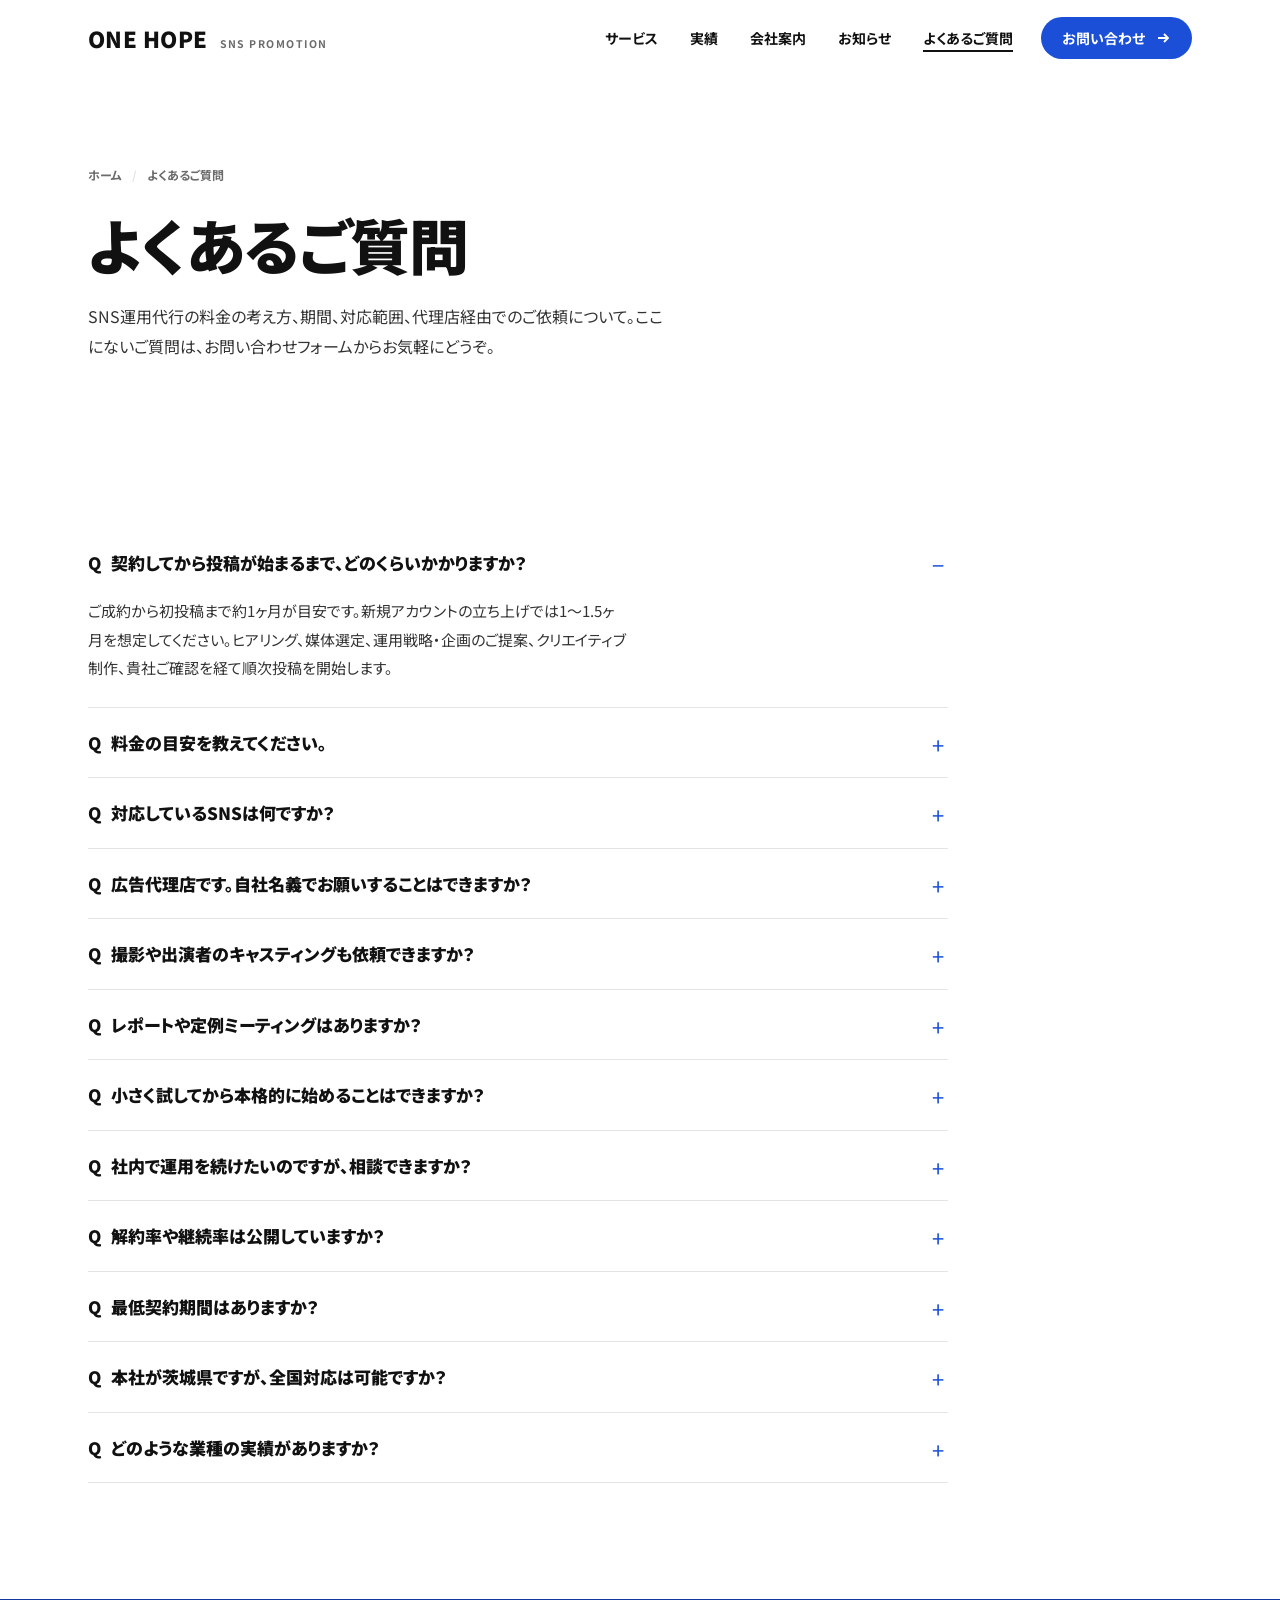
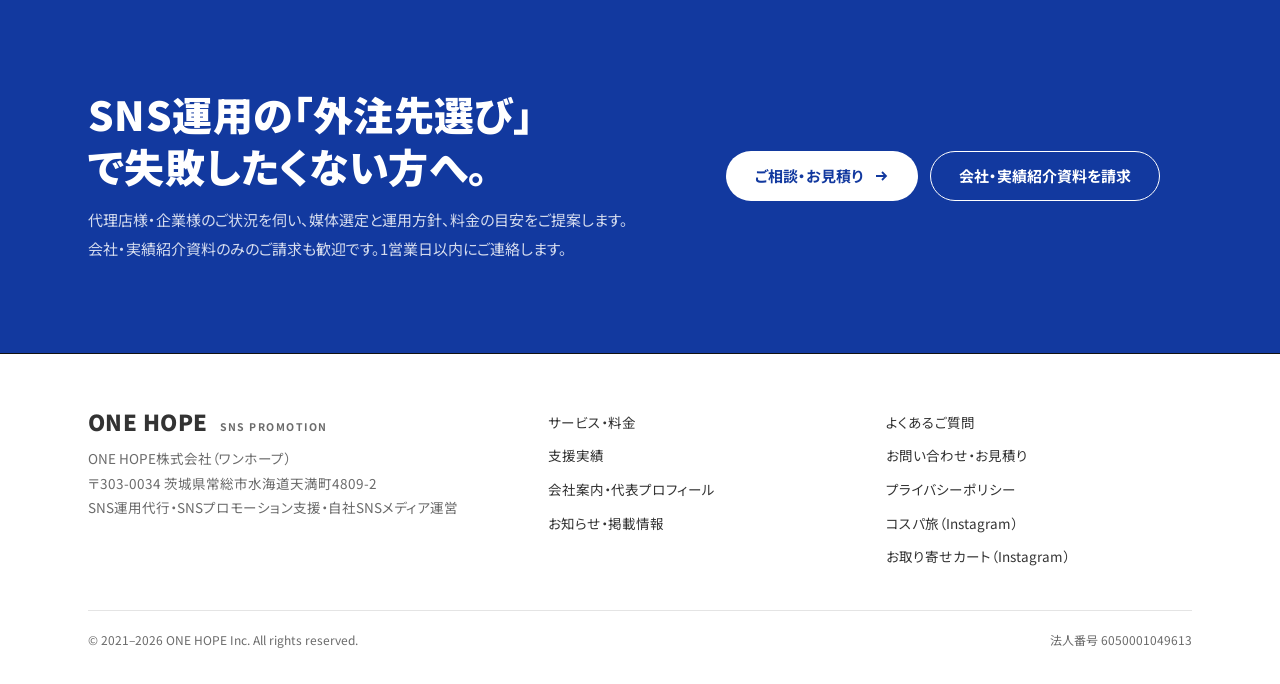
<file: faq/index.html>
<!doctype html>
<html lang="ja">
<head>
<meta charset="utf-8">
<meta name="viewport" content="width=device-width, initial-scale=1">
<title>よくあるご質問｜SNS運用代行の期間・対応範囲・代理店経由のご依頼｜ONE HOPE株式会社</title>
<meta name="description" content="SNS運用代行の料金の考え方、契約から投稿開始までの期間、対応SNS媒体、撮影・キャスティング、代理店経由でのご依頼、レポート体制など、ONE HOPE株式会社によく寄せられるご質問にお答えします。">
<link rel="canonical" href="https://onehope.co.jp/faq/">
<meta name="robots" content="index,follow,max-image-preview:large">
<meta property="og:type" content="article">
<meta property="og:site_name" content="ONE HOPE株式会社">
<meta property="og:title" content="よくあるご質問｜SNS運用代行の期間・対応範囲・代理店経由のご依頼｜ONE HOPE株式会社">
<meta property="og:description" content="SNS運用代行の料金の考え方、契約から投稿開始までの期間、対応SNS媒体、撮影・キャスティング、代理店経由でのご依頼、レポート体制など、ONE HOPE株式会社によく寄せられるご質問にお答えします。">
<meta property="og:url" content="https://onehope.co.jp/faq/">
<meta property="og:image" content="https://onehope.co.jp/assets/ogp.png">
<meta property="og:locale" content="ja_JP">
<meta name="twitter:card" content="summary_large_image">
<link rel="icon" href="/assets/favicon.svg" type="image/svg+xml">
<link rel="preconnect" href="https://fonts.googleapis.com"><link rel="preconnect" href="https://fonts.gstatic.com" crossorigin><link rel="stylesheet" href="https://fonts.googleapis.com/css2?family=Zen+Kaku+Gothic+New:wght@500;700&family=Noto+Sans+JP:wght@400;500;700&family=IBM+Plex+Mono:wght@500;600&display=swap">
<script type="application/ld+json">{"@context": "https://schema.org", "@graph": [{"@type": ["Organization", "ProfessionalService"], "@id": "https://onehope.co.jp/#organization", "name": "ONE HOPE株式会社", "alternateName": ["ワンホープ株式会社", "ONE HOPE Inc.", "ONEHOPE"], "url": "https://onehope.co.jp/", "logo": "https://onehope.co.jp/assets/logo-onehope.png", "foundingDate": "2021-07-27", "founder": {"@id": "https://onehope.co.jp/#ceo"}, "telephone": "+81-90-3106-9962", "email": "yokohari.k@onehope.co.jp", "address": {"@type": "PostalAddress", "postalCode": "303-0034", "addressRegion": "茨城県", "addressLocality": "常総市", "streetAddress": "水海道天満町4809-2", "addressCountry": "JP"}, "areaServed": "JP", "description": "ONE HOPE株式会社は、上場企業・ナショナルクライアントを含む100社・200アカウント以上のSNS運用実績を持つSNS運用代行会社です。総フォロワー57万人超の自社メディア（コスパ旅・お取り寄せカート ほか）の運営で得た数値とロジックに基づき、代理店様・企業様のInstagram・TikTok・X・YouTube運用を安定して支援します。", "sameAs": ["https://www.instagram.com/cosupa_tabi/", "https://www.instagram.com/cosupa_korea/", "https://www.instagram.com/cosupa_tabi.global/", "https://www.instagram.com/otoriyose_cart/", "https://x.com/cosupa_tabi", "https://www.tiktok.com/@cosupa_tabi", "https://media-radar.jp/company1004442.html", "https://www.ipros.com/company/detail/2117784/", "https://info.gbiz.go.jp/hojin/ichiran?hojinBango=6050001049613"], "knowsAbout": ["SNS運用代行", "Instagram運用", "TikTok運用", "X運用", "YouTube運用", "SNSマーケティング", "インフルエンサーマーケティング", "SNS広告運用", "採用SNS", "観光SNSプロモーション"], "hasOfferCatalog": {"@type": "OfferCatalog", "name": "サービス", "itemListElement": [{"@type": "Offer", "itemOffered": {"@type": "Service", "name": "SNS運用代行", "description": "Instagram・TikTok・X・YouTube・LINE。企画、撮影、投稿制作、投稿代行、コメント対応、分析・改善までを一括で。"}}, {"@type": "Offer", "itemOffered": {"@type": "Service", "name": "インフルエンサーマーケティング", "description": "自社メディア運営で築いた旅行・グルメ系インフルエンサーとの関係値を活かし、キャスティングから条件調整、投稿管理、レポートまで一括で。"}}, {"@type": "Offer", "itemOffered": {"@type": "Service", "name": "SNS戦略設計・アカウント初期設計", "description": "ベンチマーク選定、アカウント名・自己紹介文、ハイライト、固定投稿、投稿クリエイティブの詳細設計まで。単発の「インスタトライアル」としてもご依頼いただけます。"}}, {"@type": "Offer", "itemOffered": {"@type": "Service", "name": "SNSコンサルティング・内製化支援", "description": "社内で運用を続けたい企業様へ。立ち上げ設計から、企画・撮影・制作の内製化、定例コンサル、担当者向けチャットサポートまで。"}}, {"@type": "Offer", "itemOffered": {"@type": "Service", "name": "自社メディアPR（コスパ旅・お取り寄せカート）", "description": "総フォロワー約30万人（Instagram・X・TikTok合計）の旅行・おでかけメディア「コスパ旅」、約9万人のグルメメディア「お取り寄せカート」でのタイアップPR。宿泊施設・自治体・食品メーカー様の実績多数。"}}, {"@type": "Offer", "itemOffered": {"@type": "Service", "name": "広告代理店様向けパートナー運用", "description": "代理店様の運用パートナーとして、貴社名義での運用・報告に対応します。営業・提案段階からの同席、提案資料の作成支援も可能です。"}}]}}, {"@type": "Person", "@id": "https://onehope.co.jp/#ceo", "name": "横張 一希", "alternateName": "Kazuki Yokohari", "jobTitle": "代表取締役", "worksFor": {"@id": "https://onehope.co.jp/#organization"}, "url": "https://onehope.co.jp/company/", "sameAs": ["https://freelance-meikan.com/freelance/1093", "https://freelance-meikan.com/column/4333/", "https://youtu.be/bw4kMr-M6YY"], "description": "大学在学中に旅行系SNSメディア「コスパ旅」を立ち上げ、2021年にONE HOPE株式会社を設立。Instagramを中心に観光・レジャー、採用領域のSNS運用を得意とする。"}, {"@type": "WebSite", "@id": "https://onehope.co.jp/#website", "url": "https://onehope.co.jp/", "name": "ONE HOPE株式会社", "publisher": {"@id": "https://onehope.co.jp/#organization"}, "inLanguage": "ja"}, {"@type": "WebPage", "@id": "https://onehope.co.jp/faq/#webpage", "url": "https://onehope.co.jp/faq/", "name": "よくあるご質問｜SNS運用代行の期間・対応範囲・代理店経由のご依頼", "description": "SNS運用代行の料金の考え方、契約から投稿開始までの期間、対応SNS媒体、撮影・キャスティング、代理店経由でのご依頼、レポート体制など、ONE HOPE株式会社によく寄せられるご質問にお答えします。", "isPartOf": {"@id": "https://onehope.co.jp/#website"}, "about": {"@id": "https://onehope.co.jp/#organization"}, "inLanguage": "ja", "dateModified": "2026-10-20"}, {"@type": "BreadcrumbList", "itemListElement": [{"@type": "ListItem", "position": 1, "name": "ホーム", "item": "https://onehope.co.jp/"}, {"@type": "ListItem", "position": 2, "name": "よくあるご質問", "item": "https://onehope.co.jp/faq/"}]}, {"@type": "FAQPage", "mainEntity": [{"@type": "Question", "name": "契約してから投稿が始まるまで、どのくらいかかりますか？", "acceptedAnswer": {"@type": "Answer", "text": "ご成約から初投稿まで約1ヶ月が目安です。新規アカウントの立ち上げでは1〜1.5ヶ月を想定してください。ヒアリング、媒体選定、運用戦略・企画のご提案、クリエイティブ制作、貴社ご確認を経て順次投稿を開始します。"}}, {"@type": "Question", "name": "料金の目安を教えてください。", "acceptedAnswer": {"@type": "Answer", "text": "対象媒体、月の投稿本数、撮影の有無、広告費の規模により個別にお見積りしています。1媒体からの小さな開始、初期設計のみの単発、内製化支援のみ、といった形にも対応しています。ヒアリング後、3営業日以内にお見積りをお出ししますので、まずはお問い合わせください。"}}, {"@type": "Question", "name": "対応しているSNSは何ですか？", "acceptedAnswer": {"@type": "Answer", "text": "Instagram、TikTok、X（旧Twitter）、YouTube、LINEに対応しています。特定の媒体に限定せず、事業目標から逆算して最適な媒体と組み合わせをご提案します。"}}, {"@type": "Question", "name": "広告代理店です。自社名義でお願いすることはできますか？", "acceptedAnswer": {"@type": "Answer", "text": "はい。多くの代理店様の運用パートナーとして、貴社名義・貴社フォーマットでの提案資料作成、運用、レポート、クライアント定例への同席に対応しています。秘密保持契約を締結のうえで進めます。"}}, {"@type": "Question", "name": "撮影や出演者のキャスティングも依頼できますか？", "acceptedAnswer": {"@type": "Answer", "text": "可能です。大学現地での撮影や、社員出演がNGの場合のキャスティングまで含めて運用した実績があります。オフラインでの撮影は別途費用を頂戴します。"}}, {"@type": "Question", "name": "レポートや定例ミーティングはありますか？", "acceptedAnswer": {"@type": "Answer", "text": "月初に前月のデータを分析したレポートを提出し、定例MTGで施策への反応を確認しながら翌月の改善策を策定します。代理店様には貴社フォーマットに合わせたレポートもご用意します。"}}, {"@type": "Question", "name": "小さく試してから本格的に始めることはできますか？", "acceptedAnswer": {"@type": "Answer", "text": "アカウント初期設計から投稿制作までを単発でご依頼いただける「インスタトライアル」をご用意しています。試験的に導入いただいたうえで、運用代行や内製化支援へ移行するケースが多くあります。"}}, {"@type": "Question", "name": "社内で運用を続けたいのですが、相談できますか？", "acceptedAnswer": {"@type": "Answer", "text": "内製化支援・SNSコンサルティングとして対応しています。立ち上げ設計、企画・撮影・制作の内製化、運用マニュアル作成、KPI策定、担当者向けのチャットサポートなど、必要な部分だけを選んでご依頼いただけます。"}}, {"@type": "Question", "name": "解約率や継続率は公開していますか？", "acceptedAnswer": {"@type": "Answer", "text": "月額運用契約ベースで、月次解約率2.4%（2025年8月〜2026年7月）、12ヶ月継続率78%、6ヶ月継続率90%、最長5年のご継続実績があります（2026年7月末時点）。単発・制作のみのプラン、お客様の事業撤退・倒産、内製化支援による自社運用への移行完了、料金未納による終了は集計対象外としています。"}}, {"@type": "Question", "name": "最低契約期間はありますか？", "acceptedAnswer": {"@type": "Answer", "text": "SNS運用代行は3ヶ月からお受けしています（アカウントの立ち上げ期を含めるため、6ヶ月以上を推奨する場合があります）。単発の初期設計やメディアPRは1回からご依頼いただけます。"}}, {"@type": "Question", "name": "本社が茨城県ですが、全国対応は可能ですか？", "acceptedAnswer": {"@type": "Answer", "text": "はい。全国の企業様・代理店様をオンラインで支援しており、必要に応じて現地撮影・訪問にも対応します。"}}, {"@type": "Question", "name": "どのような業種の実績がありますか？", "acceptedAnswer": {"@type": "Answer", "text": "ホテル・観光・レジャー、人材・採用、大学・学校法人、EC・食品、飲食・店舗、エンタメ・イベント、通信など。上場企業様・ナショナルクライアント様から中小企業様まで、累計100社・200アカウント以上を支援しています。"}}]}]}</script>
<script async src="https://www.googletagmanager.com/gtag/js?id=G-PHNVMCRT2P"></script>
<script>window.dataLayer=window.dataLayer||[];function gtag(){dataLayer.push(arguments);}gtag('js',new Date());gtag('config','G-PHNVMCRT2P',{anonymize_ip:true});
document.addEventListener('click',function(e){var a=e.target.closest('a,button');if(!a)return;var h=a.getAttribute('href')||'';
if(h.indexOf('mailto:')===0)gtag('event','contact_mail',{location:location.pathname});
else if(h.indexOf('tel:')===0)gtag('event','contact_tel',{location:location.pathname,label:a.getAttribute('data-ga')||'link'});
else if(a.getAttribute('data-ga')==='timerex')gtag('event','timerex_click',{location:location.pathname});
else if(a.classList.contains('btn-primary'))gtag('event','cta_click',{label:(a.textContent||'').trim().slice(0,30),location:location.pathname});
else if(a.classList.contains('reel'))gtag('event','reel_click',{label:a.getAttribute('aria-label')||''});
else if(/instagram\.com|tiktok\.com|youtube\.com|x\.com/.test(h))gtag('event','sns_outbound',{url:h});});
</script>
<link rel="stylesheet" href="/assets/site.css">
</head>
<body>

<header class="site-header">
  <div class="container">
    <a class="brand" href="/" aria-label="ONE HOPE株式会社 トップページ">ONE HOPE<small>SNS PROMOTION</small></a>
    <button class="nav-toggle" aria-expanded="false" aria-controls="nav" data-nav-toggle>メニュー</button>
    <nav class="nav" id="nav" aria-label="サイト内">
      <a href="/service/">サービス</a><a href="/works/">実績</a><a href="/company/">会社案内</a><a href="/news/">お知らせ</a><a href="/faq/" aria-current="page">よくあるご質問</a>
      <a class="btn btn-primary" href="/contact/">お問い合わせ <svg viewBox="0 0 16 16" fill="none" stroke="currentColor" stroke-width="1.8" aria-hidden="true"><path d="M3 8h10M9 4l4 4-4 4"/></svg></a>
    </nav>
  </div>
</header>
<main id="main">


<div class="page-head"><div class="container">
  <nav class="crumbs" aria-label="パンくず"><span><a href="/">ホーム</a></span><span>よくあるご質問</span></nav>
  <h1>よくあるご質問</h1>
  <p>SNS運用代行の料金の考え方、期間、対応範囲、代理店経由でのご依頼について。ここにないご質問は、お問い合わせフォームからお気軽にどうぞ。</p>
</div></div>
<section class="section"><div class="container"><div class="faq"><details open><summary><span class="q-mark">Q</span>契約してから投稿が始まるまで、どのくらいかかりますか？</summary><div class="a">ご成約から初投稿まで約1ヶ月が目安です。新規アカウントの立ち上げでは1〜1.5ヶ月を想定してください。ヒアリング、媒体選定、運用戦略・企画のご提案、クリエイティブ制作、貴社ご確認を経て順次投稿を開始します。</div></details><details><summary><span class="q-mark">Q</span>料金の目安を教えてください。</summary><div class="a">対象媒体、月の投稿本数、撮影の有無、広告費の規模により個別にお見積りしています。1媒体からの小さな開始、初期設計のみの単発、内製化支援のみ、といった形にも対応しています。ヒアリング後、3営業日以内にお見積りをお出ししますので、まずはお問い合わせください。</div></details><details><summary><span class="q-mark">Q</span>対応しているSNSは何ですか？</summary><div class="a">Instagram、TikTok、X（旧Twitter）、YouTube、LINEに対応しています。特定の媒体に限定せず、事業目標から逆算して最適な媒体と組み合わせをご提案します。</div></details><details><summary><span class="q-mark">Q</span>広告代理店です。自社名義でお願いすることはできますか？</summary><div class="a">はい。多くの代理店様の運用パートナーとして、貴社名義・貴社フォーマットでの提案資料作成、運用、レポート、クライアント定例への同席に対応しています。秘密保持契約を締結のうえで進めます。</div></details><details><summary><span class="q-mark">Q</span>撮影や出演者のキャスティングも依頼できますか？</summary><div class="a">可能です。大学現地での撮影や、社員出演がNGの場合のキャスティングまで含めて運用した実績があります。オフラインでの撮影は別途費用を頂戴します。</div></details><details><summary><span class="q-mark">Q</span>レポートや定例ミーティングはありますか？</summary><div class="a">月初に前月のデータを分析したレポートを提出し、定例MTGで施策への反応を確認しながら翌月の改善策を策定します。代理店様には貴社フォーマットに合わせたレポートもご用意します。</div></details><details><summary><span class="q-mark">Q</span>小さく試してから本格的に始めることはできますか？</summary><div class="a">アカウント初期設計から投稿制作までを単発でご依頼いただける「インスタトライアル」をご用意しています。試験的に導入いただいたうえで、運用代行や内製化支援へ移行するケースが多くあります。</div></details><details><summary><span class="q-mark">Q</span>社内で運用を続けたいのですが、相談できますか？</summary><div class="a">内製化支援・SNSコンサルティングとして対応しています。立ち上げ設計、企画・撮影・制作の内製化、運用マニュアル作成、KPI策定、担当者向けのチャットサポートなど、必要な部分だけを選んでご依頼いただけます。</div></details><details><summary><span class="q-mark">Q</span>解約率や継続率は公開していますか？</summary><div class="a">月額運用契約ベースで、月次解約率2.4%（2025年8月〜2026年7月）、12ヶ月継続率78%、6ヶ月継続率90%、最長5年のご継続実績があります（2026年7月末時点）。単発・制作のみのプラン、お客様の事業撤退・倒産、内製化支援による自社運用への移行完了、料金未納による終了は集計対象外としています。</div></details><details><summary><span class="q-mark">Q</span>最低契約期間はありますか？</summary><div class="a">SNS運用代行は3ヶ月からお受けしています（アカウントの立ち上げ期を含めるため、6ヶ月以上を推奨する場合があります）。単発の初期設計やメディアPRは1回からご依頼いただけます。</div></details><details><summary><span class="q-mark">Q</span>本社が茨城県ですが、全国対応は可能ですか？</summary><div class="a">はい。全国の企業様・代理店様をオンラインで支援しており、必要に応じて現地撮影・訪問にも対応します。</div></details><details><summary><span class="q-mark">Q</span>どのような業種の実績がありますか？</summary><div class="a">ホテル・観光・レジャー、人材・採用、大学・学校法人、EC・食品、飲食・店舗、エンタメ・イベント、通信など。上場企業様・ナショナルクライアント様から中小企業様まで、累計100社・200アカウント以上を支援しています。</div></details></div></div></section>

<section class="cta-band" aria-labelledby="cta-h">
  <div class="container">
    <div>
      <h2 id="cta-h">SNS運用の「外注先選び」で失敗したくない方へ。</h2>
      <p>代理店様・企業様のご状況を伺い、媒体選定と運用方針、料金の目安をご提案します。会社・実績紹介資料のみのご請求も歓迎です。1営業日以内にご連絡します。</p>
    </div>
    <div class="btns">
      <a class="btn btn-primary" href="/contact/">ご相談・お見積り <svg viewBox="0 0 16 16" fill="none" stroke="currentColor" stroke-width="1.8" aria-hidden="true"><path d="M3 8h10M9 4l4 4-4 4"/></svg></a>
      <a class="btn btn-ghost" href="/contact/">会社・実績紹介資料を請求</a>
    </div>
  </div>
</section>
</main>

<a class="callbar" href="tel:09031069962" data-ga="callbar" aria-label="電話で相談する"><svg viewBox="0 0 24 24" fill="none" stroke="currentColor" stroke-width="2" aria-hidden="true"><path d="M22 16.9v3a2 2 0 0 1-2.2 2 19.8 19.8 0 0 1-8.6-3.1 19.5 19.5 0 0 1-6-6A19.8 19.8 0 0 1 2.1 4.2 2 2 0 0 1 4.1 2h3a2 2 0 0 1 2 1.7c.1.9.4 1.8.7 2.6a2 2 0 0 1-.5 2.1L8 9.7a16 16 0 0 0 6 6l1.3-1.3a2 2 0 0 1 2.1-.4c.8.3 1.7.6 2.6.7a2 2 0 0 1 1.7 2z"/></svg><span>電話で相談する<small>090-3106-9962</small></span></a>
<footer class="site-footer">
  <div class="container">
    <div class="footer-grid">
      <div>
        <a class="brand" href="/">ONE HOPE<small>SNS PROMOTION</small></a>
        <address>ONE HOPE株式会社（ワンホープ）<br>〒303-0034 茨城県常総市水海道天満町4809-2<br>SNS運用代行・SNSプロモーション支援・自社SNSメディア運営</address>
      </div>
      <div>
        <ul>
          <li><a href="/service/">サービス・料金</a></li>
          <li><a href="/works/">支援実績</a></li>
          <li><a href="/company/">会社案内・代表プロフィール</a></li>
          <li><a href="/news/">お知らせ・掲載情報</a></li>
        </ul>
      </div>
      <div>
        <ul>
          <li><a href="/faq/">よくあるご質問</a></li>
          <li><a href="/contact/">お問い合わせ・お見積り</a></li>
          <li><a href="/privacy/">プライバシーポリシー</a></li>
          <li><a href="https://www.instagram.com/cosupa_tabi/" rel="noopener" target="_blank">コスパ旅（Instagram）</a></li>
          <li><a href="https://www.instagram.com/otoriyose_cart/" rel="noopener" target="_blank">お取り寄せカート（Instagram）</a></li>
        </ul>
      </div>
    </div>
    <div class="legal"><span>© 2021–2026 ONE HOPE Inc. All rights reserved.</span><span class="mono">法人番号 6050001049613</span></div>
  </div>
</footer>
<script src="/assets/site.js" defer></script>
</body>
</html>
</file>
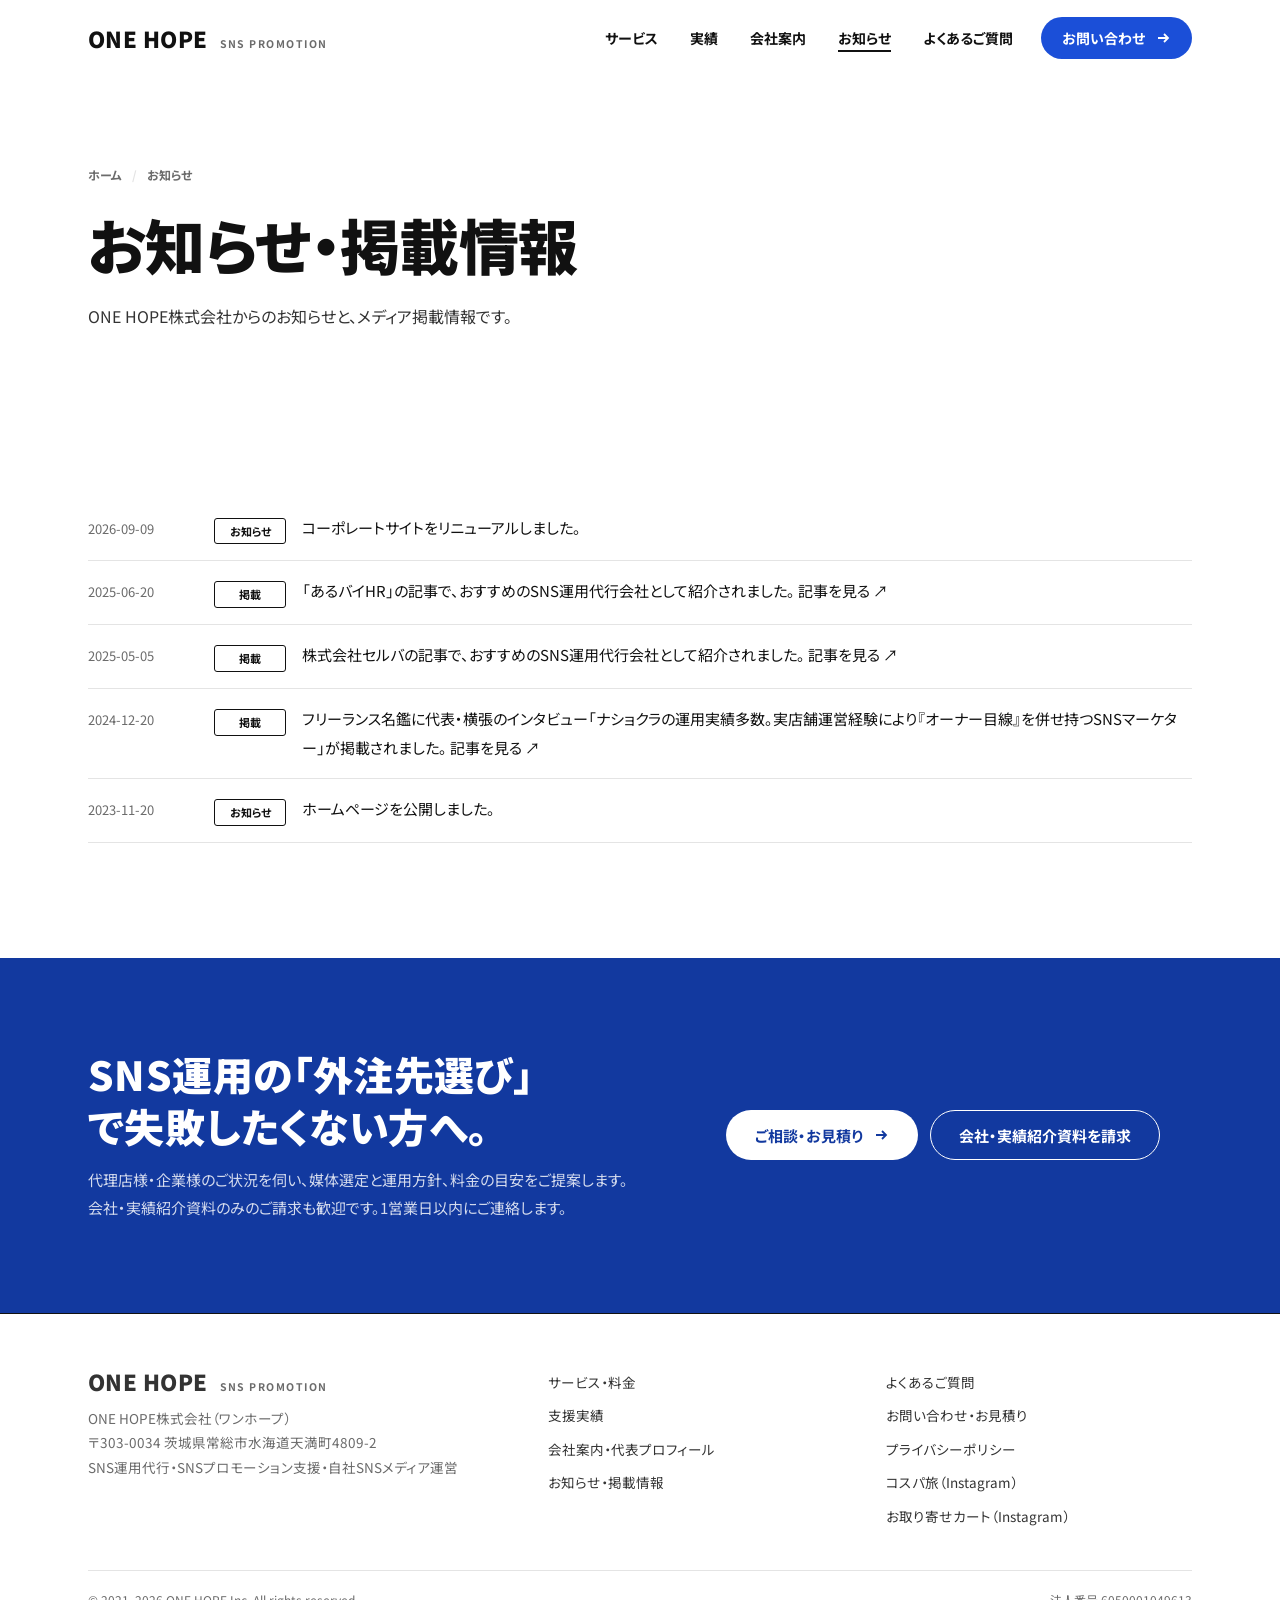
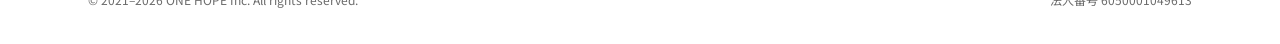
<file: news/index.html>
<!doctype html>
<html lang="ja">
<head>
<meta charset="utf-8">
<meta name="viewport" content="width=device-width, initial-scale=1">
<title>お知らせ・掲載情報｜ONE HOPE株式会社</title>
<meta name="description" content="ONE HOPE株式会社からのお知らせと、メディア掲載情報の一覧です。">
<link rel="canonical" href="https://onehope.co.jp/news/">
<meta name="robots" content="index,follow,max-image-preview:large">
<meta property="og:type" content="article">
<meta property="og:site_name" content="ONE HOPE株式会社">
<meta property="og:title" content="お知らせ・掲載情報｜ONE HOPE株式会社">
<meta property="og:description" content="ONE HOPE株式会社からのお知らせと、メディア掲載情報の一覧です。">
<meta property="og:url" content="https://onehope.co.jp/news/">
<meta property="og:image" content="https://onehope.co.jp/assets/ogp.png">
<meta property="og:locale" content="ja_JP">
<meta name="twitter:card" content="summary_large_image">
<link rel="icon" href="/assets/favicon.svg" type="image/svg+xml">
<link rel="preconnect" href="https://fonts.googleapis.com"><link rel="preconnect" href="https://fonts.gstatic.com" crossorigin><link rel="stylesheet" href="https://fonts.googleapis.com/css2?family=Zen+Kaku+Gothic+New:wght@500;700&family=Noto+Sans+JP:wght@400;500;700&family=IBM+Plex+Mono:wght@500;600&display=swap">
<script type="application/ld+json">{"@context": "https://schema.org", "@graph": [{"@type": ["Organization", "ProfessionalService"], "@id": "https://onehope.co.jp/#organization", "name": "ONE HOPE株式会社", "alternateName": ["ワンホープ株式会社", "ONE HOPE Inc.", "ONEHOPE"], "url": "https://onehope.co.jp/", "logo": "https://onehope.co.jp/assets/logo-onehope.png", "foundingDate": "2021-07-27", "founder": {"@id": "https://onehope.co.jp/#ceo"}, "telephone": "+81-90-3106-9962", "email": "yokohari.k@onehope.co.jp", "address": {"@type": "PostalAddress", "postalCode": "303-0034", "addressRegion": "茨城県", "addressLocality": "常総市", "streetAddress": "水海道天満町4809-2", "addressCountry": "JP"}, "areaServed": "JP", "description": "ONE HOPE株式会社は、上場企業・ナショナルクライアントを含む100社・200アカウント以上のSNS運用実績を持つSNS運用代行会社です。総フォロワー57万人超の自社メディア（コスパ旅・お取り寄せカート ほか）の運営で得た数値とロジックに基づき、代理店様・企業様のInstagram・TikTok・X・YouTube運用を安定して支援します。", "sameAs": ["https://www.instagram.com/cosupa_tabi/", "https://www.instagram.com/cosupa_korea/", "https://www.instagram.com/cosupa_tabi.global/", "https://www.instagram.com/otoriyose_cart/", "https://x.com/cosupa_tabi", "https://www.tiktok.com/@cosupa_tabi", "https://media-radar.jp/company1004442.html", "https://www.ipros.com/company/detail/2117784/", "https://info.gbiz.go.jp/hojin/ichiran?hojinBango=6050001049613"], "knowsAbout": ["SNS運用代行", "Instagram運用", "TikTok運用", "X運用", "YouTube運用", "SNSマーケティング", "インフルエンサーマーケティング", "SNS広告運用", "採用SNS", "観光SNSプロモーション"], "hasOfferCatalog": {"@type": "OfferCatalog", "name": "サービス", "itemListElement": [{"@type": "Offer", "itemOffered": {"@type": "Service", "name": "SNS運用代行", "description": "Instagram・TikTok・X・YouTube・LINE。企画、撮影、投稿制作、投稿代行、コメント対応、分析・改善までを一括で。"}}, {"@type": "Offer", "itemOffered": {"@type": "Service", "name": "インフルエンサーマーケティング", "description": "自社メディア運営で築いた旅行・グルメ系インフルエンサーとの関係値を活かし、キャスティングから条件調整、投稿管理、レポートまで一括で。"}}, {"@type": "Offer", "itemOffered": {"@type": "Service", "name": "SNS戦略設計・アカウント初期設計", "description": "ベンチマーク選定、アカウント名・自己紹介文、ハイライト、固定投稿、投稿クリエイティブの詳細設計まで。単発の「インスタトライアル」としてもご依頼いただけます。"}}, {"@type": "Offer", "itemOffered": {"@type": "Service", "name": "SNSコンサルティング・内製化支援", "description": "社内で運用を続けたい企業様へ。立ち上げ設計から、企画・撮影・制作の内製化、定例コンサル、担当者向けチャットサポートまで。"}}, {"@type": "Offer", "itemOffered": {"@type": "Service", "name": "自社メディアPR（コスパ旅・お取り寄せカート）", "description": "総フォロワー約30万人（Instagram・X・TikTok合計）の旅行・おでかけメディア「コスパ旅」、約9万人のグルメメディア「お取り寄せカート」でのタイアップPR。宿泊施設・自治体・食品メーカー様の実績多数。"}}, {"@type": "Offer", "itemOffered": {"@type": "Service", "name": "広告代理店様向けパートナー運用", "description": "代理店様の運用パートナーとして、貴社名義での運用・報告に対応します。営業・提案段階からの同席、提案資料の作成支援も可能です。"}}]}}, {"@type": "Person", "@id": "https://onehope.co.jp/#ceo", "name": "横張 一希", "alternateName": "Kazuki Yokohari", "jobTitle": "代表取締役", "worksFor": {"@id": "https://onehope.co.jp/#organization"}, "url": "https://onehope.co.jp/company/", "sameAs": ["https://freelance-meikan.com/freelance/1093", "https://freelance-meikan.com/column/4333/", "https://youtu.be/bw4kMr-M6YY"], "description": "大学在学中に旅行系SNSメディア「コスパ旅」を立ち上げ、2021年にONE HOPE株式会社を設立。Instagramを中心に観光・レジャー、採用領域のSNS運用を得意とする。"}, {"@type": "WebSite", "@id": "https://onehope.co.jp/#website", "url": "https://onehope.co.jp/", "name": "ONE HOPE株式会社", "publisher": {"@id": "https://onehope.co.jp/#organization"}, "inLanguage": "ja"}, {"@type": "WebPage", "@id": "https://onehope.co.jp/news/#webpage", "url": "https://onehope.co.jp/news/", "name": "お知らせ・掲載情報", "description": "ONE HOPE株式会社からのお知らせと、メディア掲載情報の一覧です。", "isPartOf": {"@id": "https://onehope.co.jp/#website"}, "about": {"@id": "https://onehope.co.jp/#organization"}, "inLanguage": "ja", "dateModified": "2026-10-20"}, {"@type": "BreadcrumbList", "itemListElement": [{"@type": "ListItem", "position": 1, "name": "ホーム", "item": "https://onehope.co.jp/"}, {"@type": "ListItem", "position": 2, "name": "お知らせ", "item": "https://onehope.co.jp/news/"}]}]}</script>
<script async src="https://www.googletagmanager.com/gtag/js?id=G-PHNVMCRT2P"></script>
<script>window.dataLayer=window.dataLayer||[];function gtag(){dataLayer.push(arguments);}gtag('js',new Date());gtag('config','G-PHNVMCRT2P',{anonymize_ip:true});
document.addEventListener('click',function(e){var a=e.target.closest('a,button');if(!a)return;var h=a.getAttribute('href')||'';
if(h.indexOf('mailto:')===0)gtag('event','contact_mail',{location:location.pathname});
else if(h.indexOf('tel:')===0)gtag('event','contact_tel',{location:location.pathname,label:a.getAttribute('data-ga')||'link'});
else if(a.getAttribute('data-ga')==='timerex')gtag('event','timerex_click',{location:location.pathname});
else if(a.classList.contains('btn-primary'))gtag('event','cta_click',{label:(a.textContent||'').trim().slice(0,30),location:location.pathname});
else if(a.classList.contains('reel'))gtag('event','reel_click',{label:a.getAttribute('aria-label')||''});
else if(/instagram\.com|tiktok\.com|youtube\.com|x\.com/.test(h))gtag('event','sns_outbound',{url:h});});
</script>
<link rel="stylesheet" href="/assets/site.css">
</head>
<body>

<header class="site-header">
  <div class="container">
    <a class="brand" href="/" aria-label="ONE HOPE株式会社 トップページ">ONE HOPE<small>SNS PROMOTION</small></a>
    <button class="nav-toggle" aria-expanded="false" aria-controls="nav" data-nav-toggle>メニュー</button>
    <nav class="nav" id="nav" aria-label="サイト内">
      <a href="/service/">サービス</a><a href="/works/">実績</a><a href="/company/">会社案内</a><a href="/news/" aria-current="page">お知らせ</a><a href="/faq/">よくあるご質問</a>
      <a class="btn btn-primary" href="/contact/">お問い合わせ <svg viewBox="0 0 16 16" fill="none" stroke="currentColor" stroke-width="1.8" aria-hidden="true"><path d="M3 8h10M9 4l4 4-4 4"/></svg></a>
    </nav>
  </div>
</header>
<main id="main">


<div class="page-head"><div class="container">
  <nav class="crumbs" aria-label="パンくず"><span><a href="/">ホーム</a></span><span>お知らせ</span></nav>
  <h1>お知らせ・掲載情報</h1>
  <p>ONE HOPE株式会社からのお知らせと、メディア掲載情報です。</p>
</div></div>
<section class="section"><div class="container"><ul class="news-list"><li><span class="d">2026-09-09</span><span class="c">お知らせ</span><span>コーポレートサイトをリニューアルしました。</span></li><li><span class="d">2025-06-20</span><span class="c">掲載</span><span>「あるバイHR」の記事で、おすすめのSNS運用代行会社として紹介されました。 <a href="https://arubai.jp/hr/expert/social-media-management/" target="_blank" rel="noopener">記事を見る ↗</a></span></li><li><span class="d">2025-05-05</span><span class="c">掲載</span><span>株式会社セルバの記事で、おすすめのSNS運用代行会社として紹介されました。 <a href="https://www.selva-i.co.jp/article/archives/4101" target="_blank" rel="noopener">記事を見る ↗</a></span></li><li><span class="d">2024-12-20</span><span class="c">掲載</span><span>フリーランス名鑑に代表・横張のインタビュー「ナショクラの運用実績多数。実店舗運営経験により『オーナー目線』を併せ持つSNSマーケター」が掲載されました。 <a href="https://freelance-meikan.com/column/4333/" target="_blank" rel="noopener">記事を見る ↗</a></span></li><li><span class="d">2023-11-20</span><span class="c">お知らせ</span><span>ホームページを公開しました。</span></li></ul></div></section>

<section class="cta-band" aria-labelledby="cta-h">
  <div class="container">
    <div>
      <h2 id="cta-h">SNS運用の「外注先選び」で失敗したくない方へ。</h2>
      <p>代理店様・企業様のご状況を伺い、媒体選定と運用方針、料金の目安をご提案します。会社・実績紹介資料のみのご請求も歓迎です。1営業日以内にご連絡します。</p>
    </div>
    <div class="btns">
      <a class="btn btn-primary" href="/contact/">ご相談・お見積り <svg viewBox="0 0 16 16" fill="none" stroke="currentColor" stroke-width="1.8" aria-hidden="true"><path d="M3 8h10M9 4l4 4-4 4"/></svg></a>
      <a class="btn btn-ghost" href="/contact/">会社・実績紹介資料を請求</a>
    </div>
  </div>
</section>
</main>

<a class="callbar" href="tel:09031069962" data-ga="callbar" aria-label="電話で相談する"><svg viewBox="0 0 24 24" fill="none" stroke="currentColor" stroke-width="2" aria-hidden="true"><path d="M22 16.9v3a2 2 0 0 1-2.2 2 19.8 19.8 0 0 1-8.6-3.1 19.5 19.5 0 0 1-6-6A19.8 19.8 0 0 1 2.1 4.2 2 2 0 0 1 4.1 2h3a2 2 0 0 1 2 1.7c.1.9.4 1.8.7 2.6a2 2 0 0 1-.5 2.1L8 9.7a16 16 0 0 0 6 6l1.3-1.3a2 2 0 0 1 2.1-.4c.8.3 1.7.6 2.6.7a2 2 0 0 1 1.7 2z"/></svg><span>電話で相談する<small>090-3106-9962</small></span></a>
<footer class="site-footer">
  <div class="container">
    <div class="footer-grid">
      <div>
        <a class="brand" href="/">ONE HOPE<small>SNS PROMOTION</small></a>
        <address>ONE HOPE株式会社（ワンホープ）<br>〒303-0034 茨城県常総市水海道天満町4809-2<br>SNS運用代行・SNSプロモーション支援・自社SNSメディア運営</address>
      </div>
      <div>
        <ul>
          <li><a href="/service/">サービス・料金</a></li>
          <li><a href="/works/">支援実績</a></li>
          <li><a href="/company/">会社案内・代表プロフィール</a></li>
          <li><a href="/news/">お知らせ・掲載情報</a></li>
        </ul>
      </div>
      <div>
        <ul>
          <li><a href="/faq/">よくあるご質問</a></li>
          <li><a href="/contact/">お問い合わせ・お見積り</a></li>
          <li><a href="/privacy/">プライバシーポリシー</a></li>
          <li><a href="https://www.instagram.com/cosupa_tabi/" rel="noopener" target="_blank">コスパ旅（Instagram）</a></li>
          <li><a href="https://www.instagram.com/otoriyose_cart/" rel="noopener" target="_blank">お取り寄せカート（Instagram）</a></li>
        </ul>
      </div>
    </div>
    <div class="legal"><span>© 2021–2026 ONE HOPE Inc. All rights reserved.</span><span class="mono">法人番号 6050001049613</span></div>
  </div>
</footer>
<script src="/assets/site.js" defer></script>
</body>
</html>
</file>
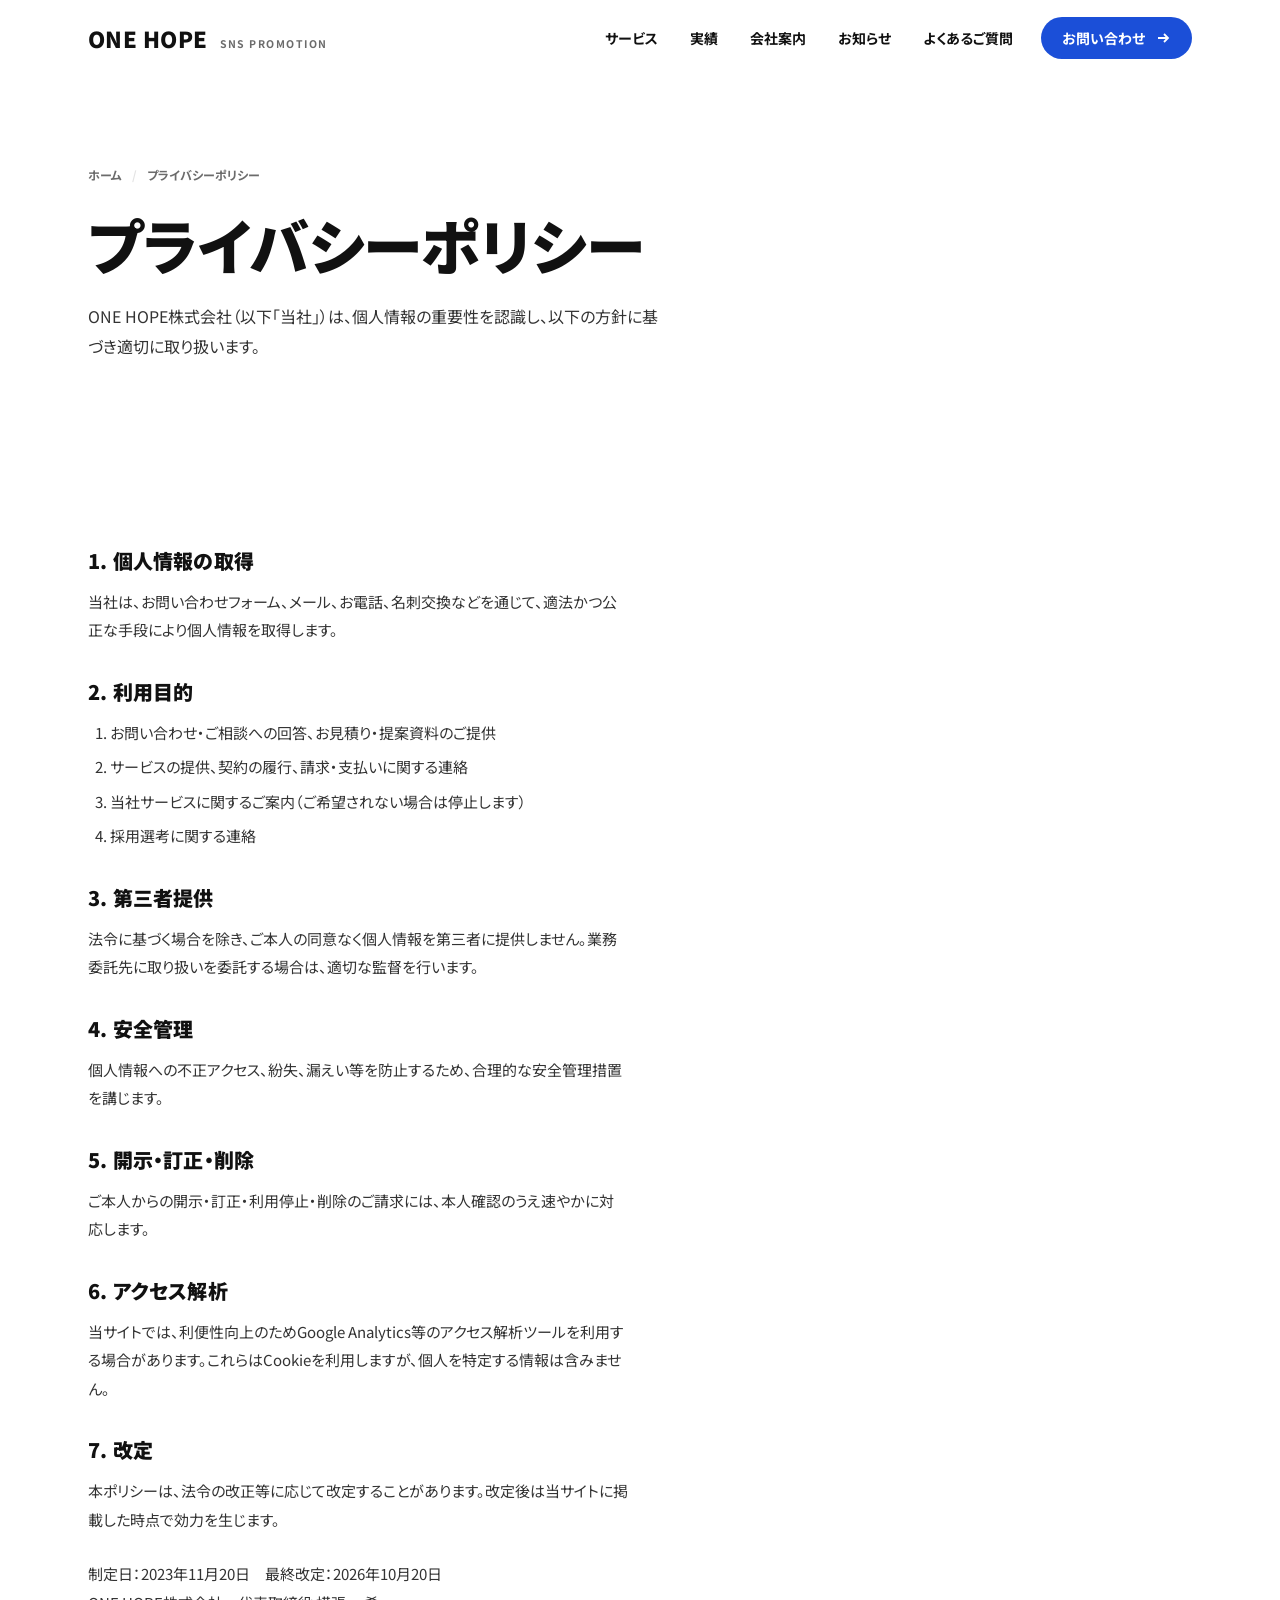
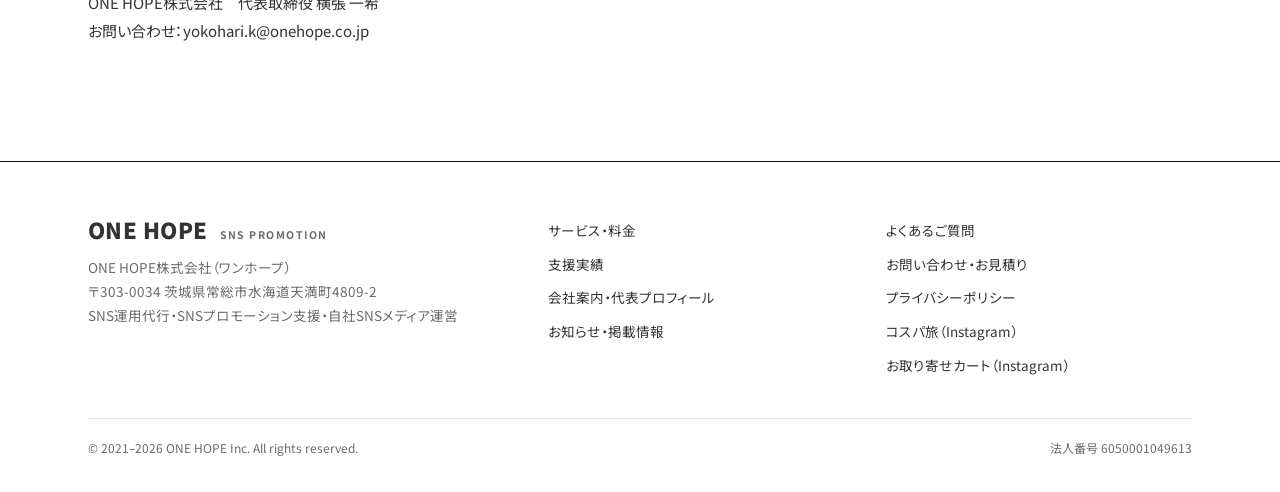
<file: privacy/index.html>
<!doctype html>
<html lang="ja">
<head>
<meta charset="utf-8">
<meta name="viewport" content="width=device-width, initial-scale=1">
<title>プライバシーポリシー｜ONE HOPE株式会社</title>
<meta name="description" content="ONE HOPE株式会社の個人情報保護方針です。">
<link rel="canonical" href="https://onehope.co.jp/privacy/">
<meta name="robots" content="index,follow,max-image-preview:large">
<meta property="og:type" content="article">
<meta property="og:site_name" content="ONE HOPE株式会社">
<meta property="og:title" content="プライバシーポリシー｜ONE HOPE株式会社">
<meta property="og:description" content="ONE HOPE株式会社の個人情報保護方針です。">
<meta property="og:url" content="https://onehope.co.jp/privacy/">
<meta property="og:image" content="https://onehope.co.jp/assets/ogp.png">
<meta property="og:locale" content="ja_JP">
<meta name="twitter:card" content="summary_large_image">
<link rel="icon" href="/assets/favicon.svg" type="image/svg+xml">
<link rel="preconnect" href="https://fonts.googleapis.com"><link rel="preconnect" href="https://fonts.gstatic.com" crossorigin><link rel="stylesheet" href="https://fonts.googleapis.com/css2?family=Zen+Kaku+Gothic+New:wght@500;700&family=Noto+Sans+JP:wght@400;500;700&family=IBM+Plex+Mono:wght@500;600&display=swap">
<script type="application/ld+json">{"@context": "https://schema.org", "@graph": [{"@type": ["Organization", "ProfessionalService"], "@id": "https://onehope.co.jp/#organization", "name": "ONE HOPE株式会社", "alternateName": ["ワンホープ株式会社", "ONE HOPE Inc.", "ONEHOPE"], "url": "https://onehope.co.jp/", "logo": "https://onehope.co.jp/assets/logo-onehope.png", "foundingDate": "2021-07-27", "founder": {"@id": "https://onehope.co.jp/#ceo"}, "telephone": "+81-90-3106-9962", "email": "yokohari.k@onehope.co.jp", "address": {"@type": "PostalAddress", "postalCode": "303-0034", "addressRegion": "茨城県", "addressLocality": "常総市", "streetAddress": "水海道天満町4809-2", "addressCountry": "JP"}, "areaServed": "JP", "description": "ONE HOPE株式会社は、上場企業・ナショナルクライアントを含む100社・200アカウント以上のSNS運用実績を持つSNS運用代行会社です。総フォロワー57万人超の自社メディア（コスパ旅・お取り寄せカート ほか）の運営で得た数値とロジックに基づき、代理店様・企業様のInstagram・TikTok・X・YouTube運用を安定して支援します。", "sameAs": ["https://www.instagram.com/cosupa_tabi/", "https://www.instagram.com/cosupa_korea/", "https://www.instagram.com/cosupa_tabi.global/", "https://www.instagram.com/otoriyose_cart/", "https://x.com/cosupa_tabi", "https://www.tiktok.com/@cosupa_tabi", "https://media-radar.jp/company1004442.html", "https://www.ipros.com/company/detail/2117784/", "https://info.gbiz.go.jp/hojin/ichiran?hojinBango=6050001049613"], "knowsAbout": ["SNS運用代行", "Instagram運用", "TikTok運用", "X運用", "YouTube運用", "SNSマーケティング", "インフルエンサーマーケティング", "SNS広告運用", "採用SNS", "観光SNSプロモーション"], "hasOfferCatalog": {"@type": "OfferCatalog", "name": "サービス", "itemListElement": [{"@type": "Offer", "itemOffered": {"@type": "Service", "name": "SNS運用代行", "description": "Instagram・TikTok・X・YouTube・LINE。企画、撮影、投稿制作、投稿代行、コメント対応、分析・改善までを一括で。"}}, {"@type": "Offer", "itemOffered": {"@type": "Service", "name": "インフルエンサーマーケティング", "description": "自社メディア運営で築いた旅行・グルメ系インフルエンサーとの関係値を活かし、キャスティングから条件調整、投稿管理、レポートまで一括で。"}}, {"@type": "Offer", "itemOffered": {"@type": "Service", "name": "SNS戦略設計・アカウント初期設計", "description": "ベンチマーク選定、アカウント名・自己紹介文、ハイライト、固定投稿、投稿クリエイティブの詳細設計まで。単発の「インスタトライアル」としてもご依頼いただけます。"}}, {"@type": "Offer", "itemOffered": {"@type": "Service", "name": "SNSコンサルティング・内製化支援", "description": "社内で運用を続けたい企業様へ。立ち上げ設計から、企画・撮影・制作の内製化、定例コンサル、担当者向けチャットサポートまで。"}}, {"@type": "Offer", "itemOffered": {"@type": "Service", "name": "自社メディアPR（コスパ旅・お取り寄せカート）", "description": "総フォロワー約30万人（Instagram・X・TikTok合計）の旅行・おでかけメディア「コスパ旅」、約9万人のグルメメディア「お取り寄せカート」でのタイアップPR。宿泊施設・自治体・食品メーカー様の実績多数。"}}, {"@type": "Offer", "itemOffered": {"@type": "Service", "name": "広告代理店様向けパートナー運用", "description": "代理店様の運用パートナーとして、貴社名義での運用・報告に対応します。営業・提案段階からの同席、提案資料の作成支援も可能です。"}}]}}, {"@type": "Person", "@id": "https://onehope.co.jp/#ceo", "name": "横張 一希", "alternateName": "Kazuki Yokohari", "jobTitle": "代表取締役", "worksFor": {"@id": "https://onehope.co.jp/#organization"}, "url": "https://onehope.co.jp/company/", "sameAs": ["https://freelance-meikan.com/freelance/1093", "https://freelance-meikan.com/column/4333/", "https://youtu.be/bw4kMr-M6YY"], "description": "大学在学中に旅行系SNSメディア「コスパ旅」を立ち上げ、2021年にONE HOPE株式会社を設立。Instagramを中心に観光・レジャー、採用領域のSNS運用を得意とする。"}, {"@type": "WebSite", "@id": "https://onehope.co.jp/#website", "url": "https://onehope.co.jp/", "name": "ONE HOPE株式会社", "publisher": {"@id": "https://onehope.co.jp/#organization"}, "inLanguage": "ja"}, {"@type": "WebPage", "@id": "https://onehope.co.jp/privacy/#webpage", "url": "https://onehope.co.jp/privacy/", "name": "プライバシーポリシー", "description": "ONE HOPE株式会社の個人情報保護方針です。", "isPartOf": {"@id": "https://onehope.co.jp/#website"}, "about": {"@id": "https://onehope.co.jp/#organization"}, "inLanguage": "ja", "dateModified": "2026-10-20"}, {"@type": "BreadcrumbList", "itemListElement": [{"@type": "ListItem", "position": 1, "name": "ホーム", "item": "https://onehope.co.jp/"}, {"@type": "ListItem", "position": 2, "name": "プライバシーポリシー", "item": "https://onehope.co.jp/privacy/"}]}]}</script>
<script async src="https://www.googletagmanager.com/gtag/js?id=G-PHNVMCRT2P"></script>
<script>window.dataLayer=window.dataLayer||[];function gtag(){dataLayer.push(arguments);}gtag('js',new Date());gtag('config','G-PHNVMCRT2P',{anonymize_ip:true});
document.addEventListener('click',function(e){var a=e.target.closest('a,button');if(!a)return;var h=a.getAttribute('href')||'';
if(h.indexOf('mailto:')===0)gtag('event','contact_mail',{location:location.pathname});
else if(h.indexOf('tel:')===0)gtag('event','contact_tel',{location:location.pathname,label:a.getAttribute('data-ga')||'link'});
else if(a.getAttribute('data-ga')==='timerex')gtag('event','timerex_click',{location:location.pathname});
else if(a.classList.contains('btn-primary'))gtag('event','cta_click',{label:(a.textContent||'').trim().slice(0,30),location:location.pathname});
else if(a.classList.contains('reel'))gtag('event','reel_click',{label:a.getAttribute('aria-label')||''});
else if(/instagram\.com|tiktok\.com|youtube\.com|x\.com/.test(h))gtag('event','sns_outbound',{url:h});});
</script>
<link rel="stylesheet" href="/assets/site.css">
</head>
<body>

<header class="site-header">
  <div class="container">
    <a class="brand" href="/" aria-label="ONE HOPE株式会社 トップページ">ONE HOPE<small>SNS PROMOTION</small></a>
    <button class="nav-toggle" aria-expanded="false" aria-controls="nav" data-nav-toggle>メニュー</button>
    <nav class="nav" id="nav" aria-label="サイト内">
      <a href="/service/">サービス</a><a href="/works/">実績</a><a href="/company/">会社案内</a><a href="/news/">お知らせ</a><a href="/faq/">よくあるご質問</a>
      <a class="btn btn-primary" href="/contact/">お問い合わせ <svg viewBox="0 0 16 16" fill="none" stroke="currentColor" stroke-width="1.8" aria-hidden="true"><path d="M3 8h10M9 4l4 4-4 4"/></svg></a>
    </nav>
  </div>
</header>
<main id="main">


<div class="page-head"><div class="container">
  <nav class="crumbs" aria-label="パンくず"><span><a href="/">ホーム</a></span><span>プライバシーポリシー</span></nav>
  <h1>プライバシーポリシー</h1>
  <p>ONE HOPE株式会社（以下「当社」）は、個人情報の重要性を認識し、以下の方針に基づき適切に取り扱います。</p>
</div></div>
<section class="section"><div class="container"><div class="prose">
<h2>1. 個人情報の取得</h2><p>当社は、お問い合わせフォーム、メール、お電話、名刺交換などを通じて、適法かつ公正な手段により個人情報を取得します。</p>
<h2>2. 利用目的</h2><ol><li>お問い合わせ・ご相談への回答、お見積り・提案資料のご提供</li><li>サービスの提供、契約の履行、請求・支払いに関する連絡</li><li>当社サービスに関するご案内（ご希望されない場合は停止します）</li><li>採用選考に関する連絡</li></ol>
<h2>3. 第三者提供</h2><p>法令に基づく場合を除き、ご本人の同意なく個人情報を第三者に提供しません。業務委託先に取り扱いを委託する場合は、適切な監督を行います。</p>
<h2>4. 安全管理</h2><p>個人情報への不正アクセス、紛失、漏えい等を防止するため、合理的な安全管理措置を講じます。</p>
<h2>5. 開示・訂正・削除</h2><p>ご本人からの開示・訂正・利用停止・削除のご請求には、本人確認のうえ速やかに対応します。</p>
<h2>6. アクセス解析</h2><p>当サイトでは、利便性向上のためGoogle Analytics等のアクセス解析ツールを利用する場合があります。これらはCookieを利用しますが、個人を特定する情報は含みません。</p>
<h2>7. 改定</h2><p>本ポリシーは、法令の改正等に応じて改定することがあります。改定後は当サイトに掲載した時点で効力を生じます。</p>
<p style="margin-top:12px">制定日：2023年11月20日　最終改定：2026年10月20日<br>ONE HOPE株式会社　代表取締役 横張 一希<br>お問い合わせ：<a href="mailto:yokohari.k@onehope.co.jp">yokohari.k@onehope.co.jp</a></p>
</div></div></section>
</main>

<a class="callbar" href="tel:09031069962" data-ga="callbar" aria-label="電話で相談する"><svg viewBox="0 0 24 24" fill="none" stroke="currentColor" stroke-width="2" aria-hidden="true"><path d="M22 16.9v3a2 2 0 0 1-2.2 2 19.8 19.8 0 0 1-8.6-3.1 19.5 19.5 0 0 1-6-6A19.8 19.8 0 0 1 2.1 4.2 2 2 0 0 1 4.1 2h3a2 2 0 0 1 2 1.7c.1.9.4 1.8.7 2.6a2 2 0 0 1-.5 2.1L8 9.7a16 16 0 0 0 6 6l1.3-1.3a2 2 0 0 1 2.1-.4c.8.3 1.7.6 2.6.7a2 2 0 0 1 1.7 2z"/></svg><span>電話で相談する<small>090-3106-9962</small></span></a>
<footer class="site-footer">
  <div class="container">
    <div class="footer-grid">
      <div>
        <a class="brand" href="/">ONE HOPE<small>SNS PROMOTION</small></a>
        <address>ONE HOPE株式会社（ワンホープ）<br>〒303-0034 茨城県常総市水海道天満町4809-2<br>SNS運用代行・SNSプロモーション支援・自社SNSメディア運営</address>
      </div>
      <div>
        <ul>
          <li><a href="/service/">サービス・料金</a></li>
          <li><a href="/works/">支援実績</a></li>
          <li><a href="/company/">会社案内・代表プロフィール</a></li>
          <li><a href="/news/">お知らせ・掲載情報</a></li>
        </ul>
      </div>
      <div>
        <ul>
          <li><a href="/faq/">よくあるご質問</a></li>
          <li><a href="/contact/">お問い合わせ・お見積り</a></li>
          <li><a href="/privacy/">プライバシーポリシー</a></li>
          <li><a href="https://www.instagram.com/cosupa_tabi/" rel="noopener" target="_blank">コスパ旅（Instagram）</a></li>
          <li><a href="https://www.instagram.com/otoriyose_cart/" rel="noopener" target="_blank">お取り寄せカート（Instagram）</a></li>
        </ul>
      </div>
    </div>
    <div class="legal"><span>© 2021–2026 ONE HOPE Inc. All rights reserved.</span><span class="mono">法人番号 6050001049613</span></div>
  </div>
</footer>
<script src="/assets/site.js" defer></script>
</body>
</html>
</file>
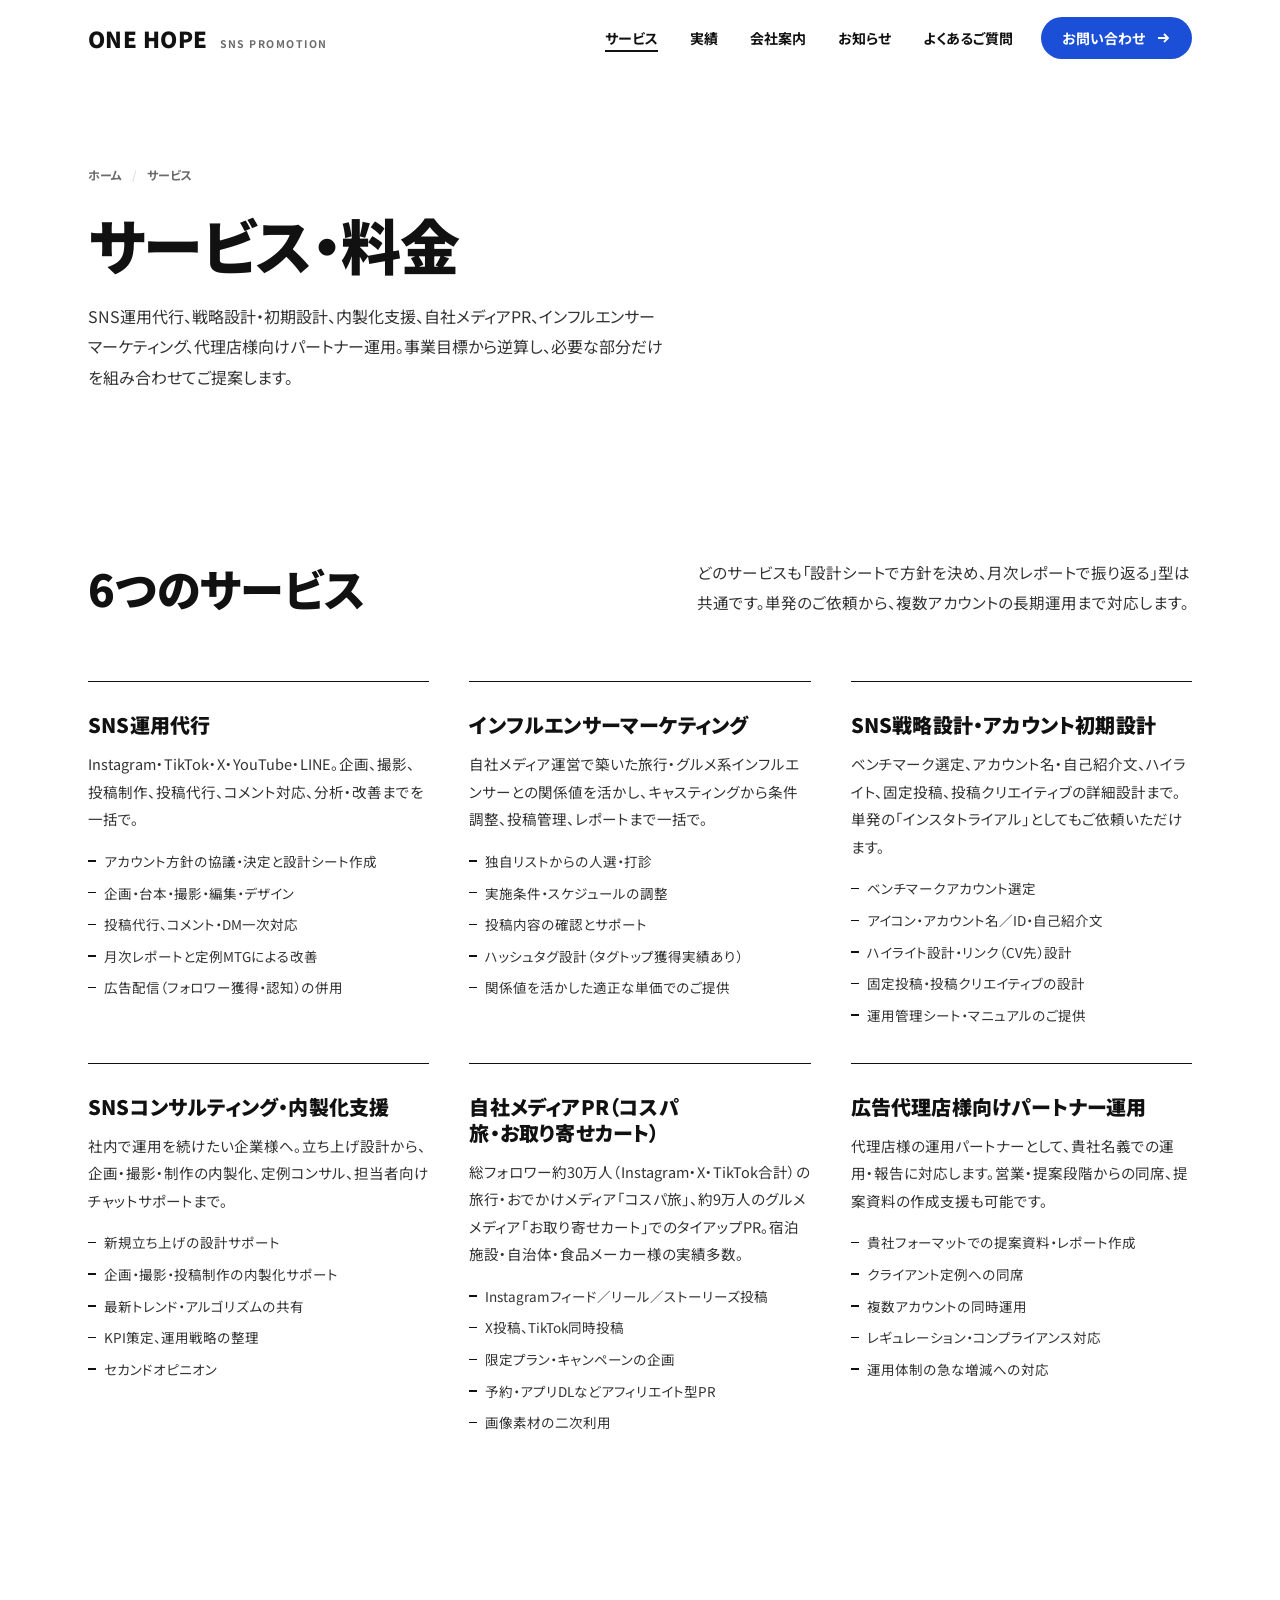
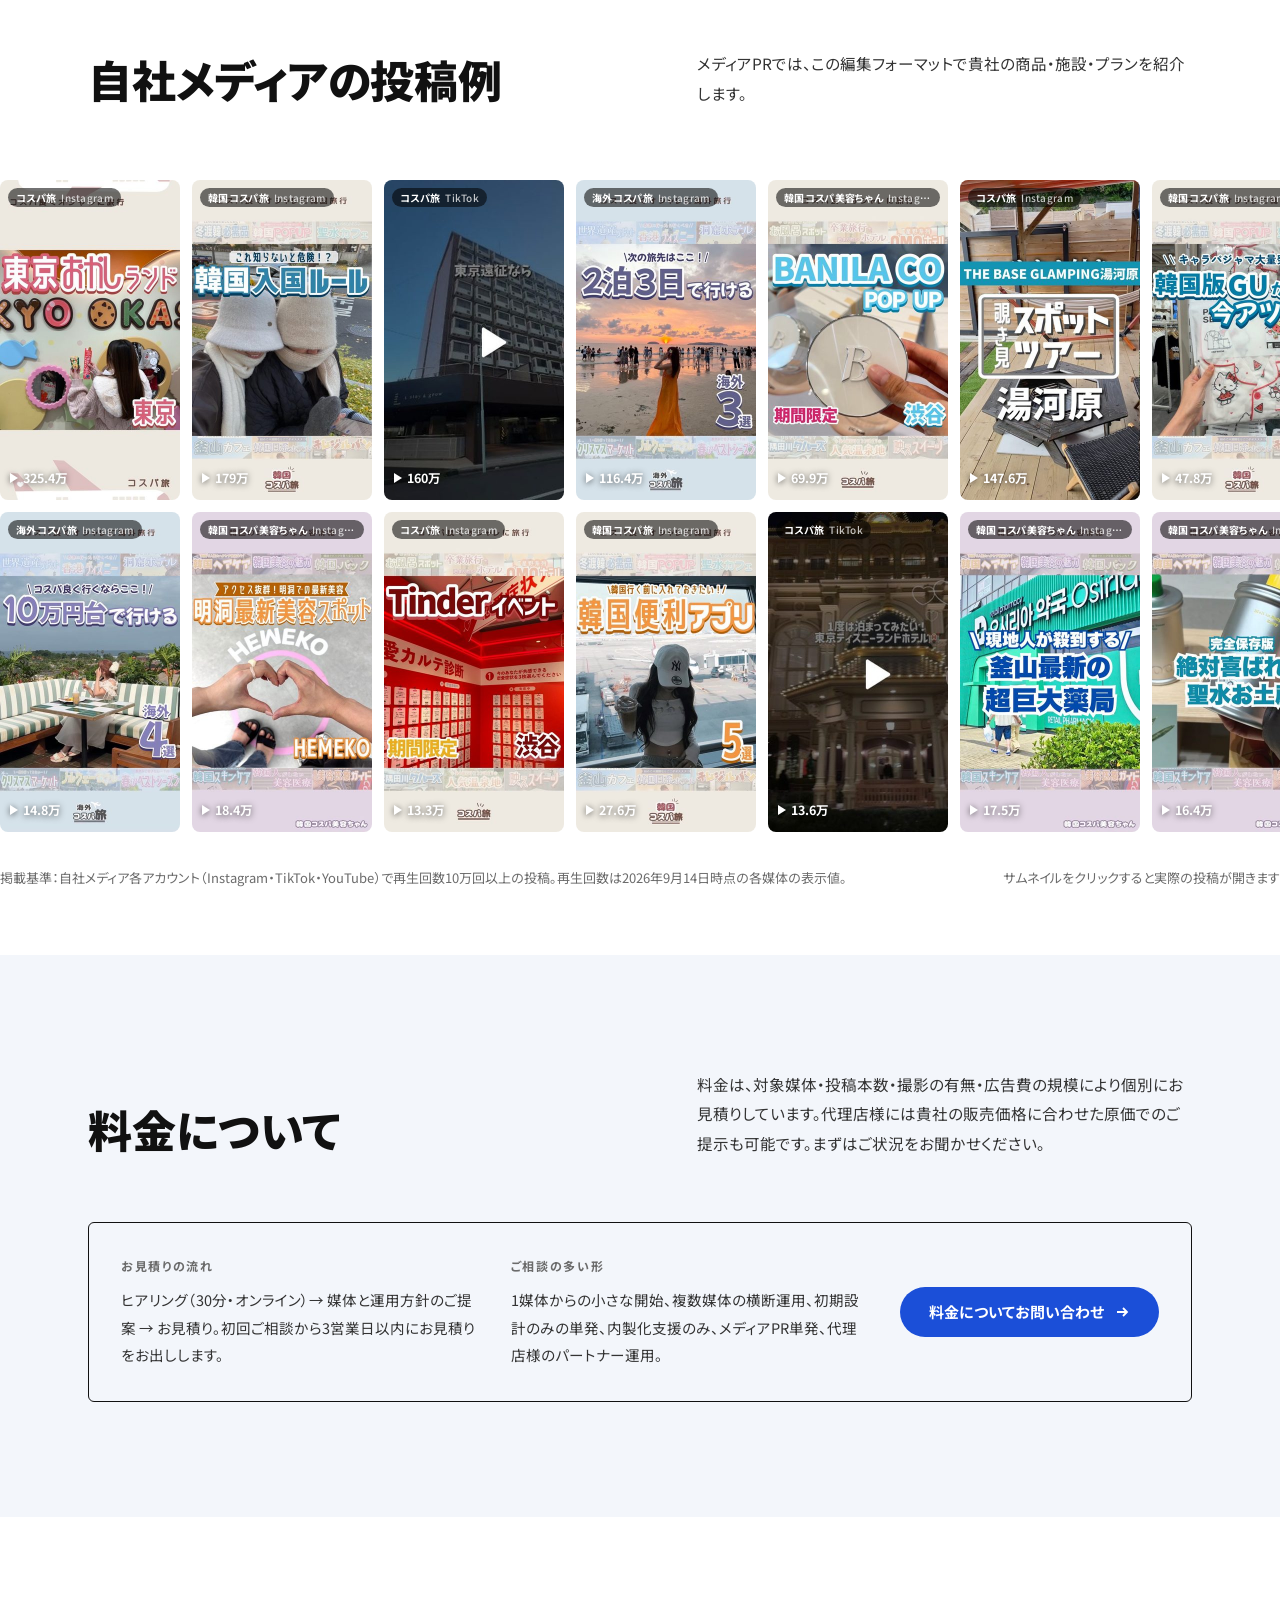
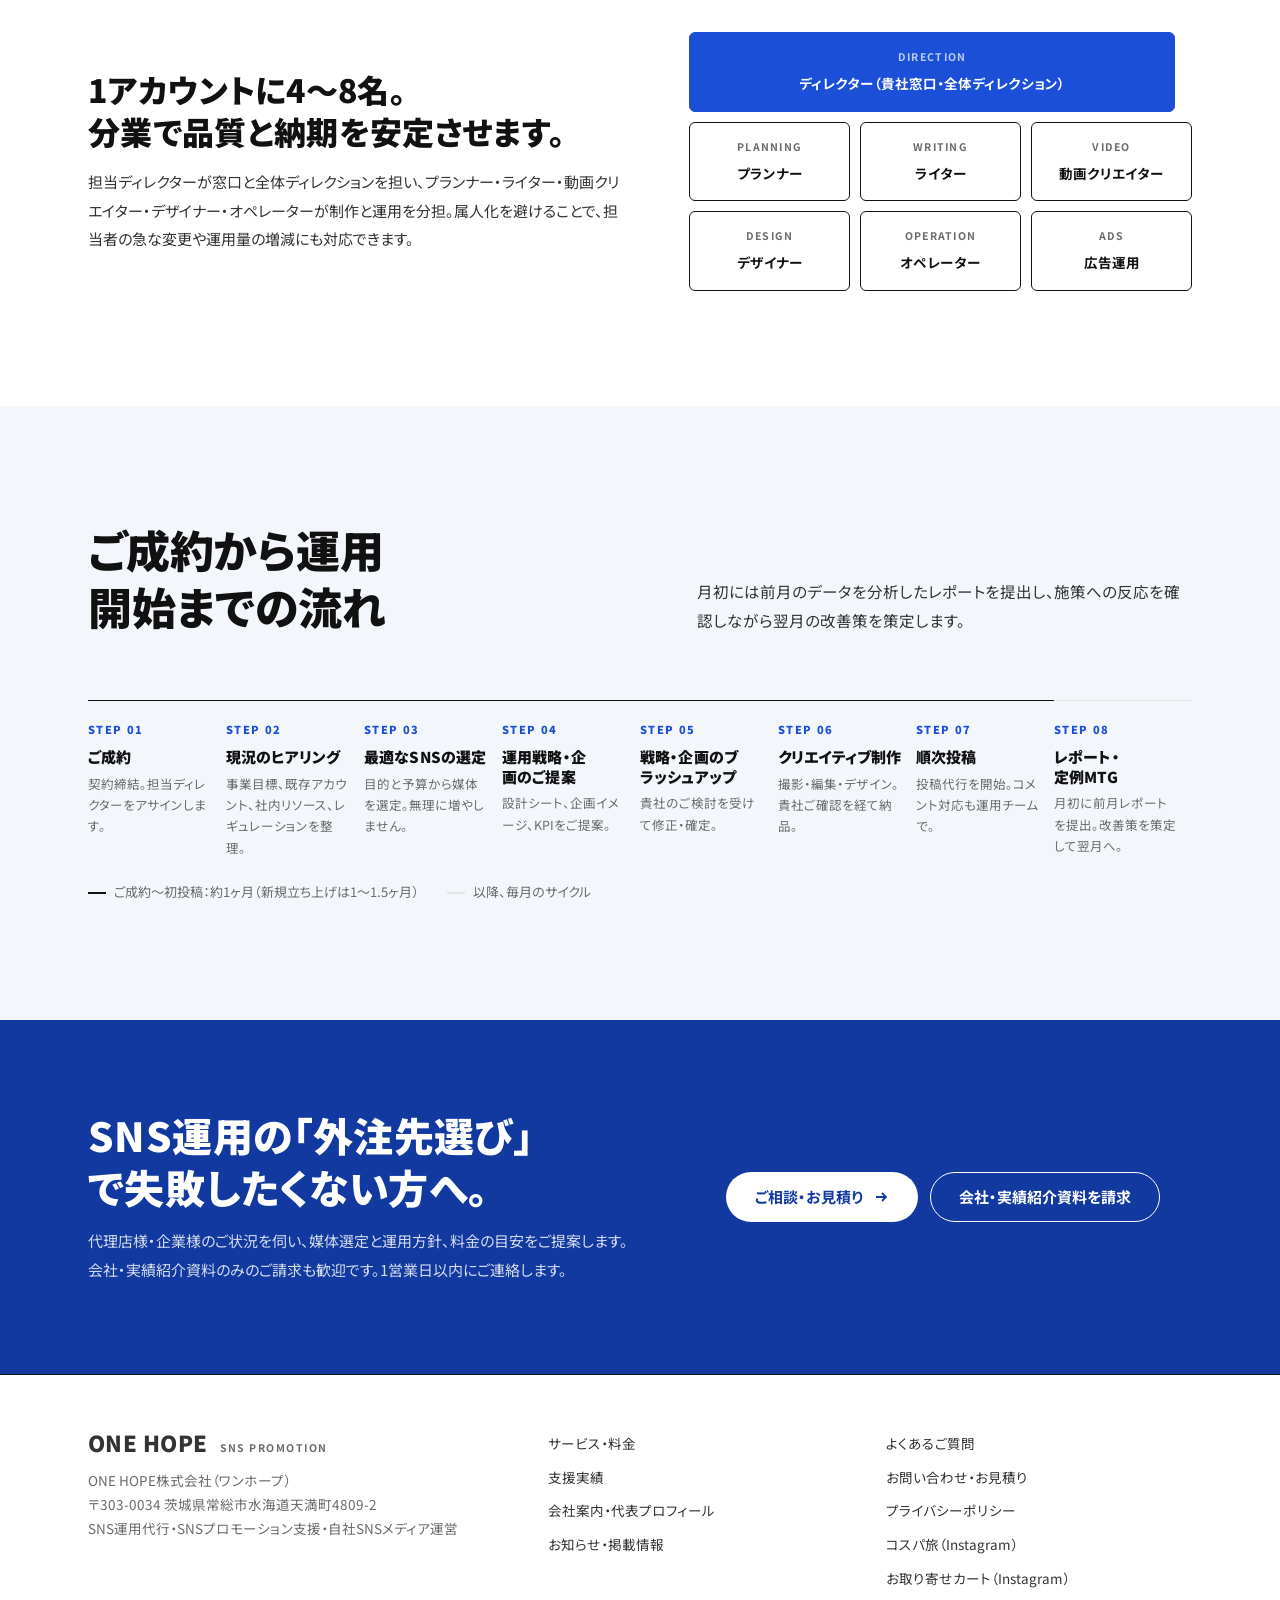
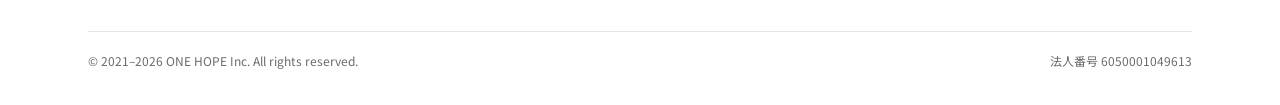
<file: service/index.html>
<!doctype html>
<html lang="ja">
<head>
<meta charset="utf-8">
<meta name="viewport" content="width=device-width, initial-scale=1">
<title>サービス・料金｜SNS運用代行・戦略設計・内製化支援・メディアPR｜ONE HOPE株式会社</title>
<meta name="description" content="SNS運用代行（Instagram・TikTok・X・YouTube）、SNS戦略設計・初期設計、内製化支援、自社メディア「コスパ旅」「お取り寄せカート」でのPR、インフルエンサーマーケティング、代理店様向けパートナー運用。料金の考え方と運用開始までの流れをご案内します。">
<link rel="canonical" href="https://onehope.co.jp/service/">
<meta name="robots" content="index,follow,max-image-preview:large">
<meta property="og:type" content="article">
<meta property="og:site_name" content="ONE HOPE株式会社">
<meta property="og:title" content="サービス・料金｜SNS運用代行・戦略設計・内製化支援・メディアPR｜ONE HOPE株式会社">
<meta property="og:description" content="SNS運用代行（Instagram・TikTok・X・YouTube）、SNS戦略設計・初期設計、内製化支援、自社メディア「コスパ旅」「お取り寄せカート」でのPR、インフルエンサーマーケティング、代理店様向けパートナー運用。料金の考え方と運用開始までの流れをご案内します。">
<meta property="og:url" content="https://onehope.co.jp/service/">
<meta property="og:image" content="https://onehope.co.jp/assets/ogp.png">
<meta property="og:locale" content="ja_JP">
<meta name="twitter:card" content="summary_large_image">
<link rel="icon" href="/assets/favicon.svg" type="image/svg+xml">
<link rel="preconnect" href="https://fonts.googleapis.com"><link rel="preconnect" href="https://fonts.gstatic.com" crossorigin><link rel="stylesheet" href="https://fonts.googleapis.com/css2?family=Zen+Kaku+Gothic+New:wght@500;700&family=Noto+Sans+JP:wght@400;500;700&family=IBM+Plex+Mono:wght@500;600&display=swap">
<script type="application/ld+json">{"@context": "https://schema.org", "@graph": [{"@type": ["Organization", "ProfessionalService"], "@id": "https://onehope.co.jp/#organization", "name": "ONE HOPE株式会社", "alternateName": ["ワンホープ株式会社", "ONE HOPE Inc.", "ONEHOPE"], "url": "https://onehope.co.jp/", "logo": "https://onehope.co.jp/assets/logo-onehope.png", "foundingDate": "2021-07-27", "founder": {"@id": "https://onehope.co.jp/#ceo"}, "telephone": "+81-90-3106-9962", "email": "yokohari.k@onehope.co.jp", "address": {"@type": "PostalAddress", "postalCode": "303-0034", "addressRegion": "茨城県", "addressLocality": "常総市", "streetAddress": "水海道天満町4809-2", "addressCountry": "JP"}, "areaServed": "JP", "description": "ONE HOPE株式会社は、上場企業・ナショナルクライアントを含む100社・200アカウント以上のSNS運用実績を持つSNS運用代行会社です。総フォロワー57万人超の自社メディア（コスパ旅・お取り寄せカート ほか）の運営で得た数値とロジックに基づき、代理店様・企業様のInstagram・TikTok・X・YouTube運用を安定して支援します。", "sameAs": ["https://www.instagram.com/cosupa_tabi/", "https://www.instagram.com/cosupa_korea/", "https://www.instagram.com/cosupa_tabi.global/", "https://www.instagram.com/otoriyose_cart/", "https://x.com/cosupa_tabi", "https://www.tiktok.com/@cosupa_tabi", "https://media-radar.jp/company1004442.html", "https://www.ipros.com/company/detail/2117784/", "https://info.gbiz.go.jp/hojin/ichiran?hojinBango=6050001049613"], "knowsAbout": ["SNS運用代行", "Instagram運用", "TikTok運用", "X運用", "YouTube運用", "SNSマーケティング", "インフルエンサーマーケティング", "SNS広告運用", "採用SNS", "観光SNSプロモーション"], "hasOfferCatalog": {"@type": "OfferCatalog", "name": "サービス", "itemListElement": [{"@type": "Offer", "itemOffered": {"@type": "Service", "name": "SNS運用代行", "description": "Instagram・TikTok・X・YouTube・LINE。企画、撮影、投稿制作、投稿代行、コメント対応、分析・改善までを一括で。"}}, {"@type": "Offer", "itemOffered": {"@type": "Service", "name": "インフルエンサーマーケティング", "description": "自社メディア運営で築いた旅行・グルメ系インフルエンサーとの関係値を活かし、キャスティングから条件調整、投稿管理、レポートまで一括で。"}}, {"@type": "Offer", "itemOffered": {"@type": "Service", "name": "SNS戦略設計・アカウント初期設計", "description": "ベンチマーク選定、アカウント名・自己紹介文、ハイライト、固定投稿、投稿クリエイティブの詳細設計まで。単発の「インスタトライアル」としてもご依頼いただけます。"}}, {"@type": "Offer", "itemOffered": {"@type": "Service", "name": "SNSコンサルティング・内製化支援", "description": "社内で運用を続けたい企業様へ。立ち上げ設計から、企画・撮影・制作の内製化、定例コンサル、担当者向けチャットサポートまで。"}}, {"@type": "Offer", "itemOffered": {"@type": "Service", "name": "自社メディアPR（コスパ旅・お取り寄せカート）", "description": "総フォロワー約30万人（Instagram・X・TikTok合計）の旅行・おでかけメディア「コスパ旅」、約9万人のグルメメディア「お取り寄せカート」でのタイアップPR。宿泊施設・自治体・食品メーカー様の実績多数。"}}, {"@type": "Offer", "itemOffered": {"@type": "Service", "name": "広告代理店様向けパートナー運用", "description": "代理店様の運用パートナーとして、貴社名義での運用・報告に対応します。営業・提案段階からの同席、提案資料の作成支援も可能です。"}}]}}, {"@type": "Person", "@id": "https://onehope.co.jp/#ceo", "name": "横張 一希", "alternateName": "Kazuki Yokohari", "jobTitle": "代表取締役", "worksFor": {"@id": "https://onehope.co.jp/#organization"}, "url": "https://onehope.co.jp/company/", "sameAs": ["https://freelance-meikan.com/freelance/1093", "https://freelance-meikan.com/column/4333/", "https://youtu.be/bw4kMr-M6YY"], "description": "大学在学中に旅行系SNSメディア「コスパ旅」を立ち上げ、2021年にONE HOPE株式会社を設立。Instagramを中心に観光・レジャー、採用領域のSNS運用を得意とする。"}, {"@type": "WebSite", "@id": "https://onehope.co.jp/#website", "url": "https://onehope.co.jp/", "name": "ONE HOPE株式会社", "publisher": {"@id": "https://onehope.co.jp/#organization"}, "inLanguage": "ja"}, {"@type": "WebPage", "@id": "https://onehope.co.jp/service/#webpage", "url": "https://onehope.co.jp/service/", "name": "サービス・料金｜SNS運用代行・戦略設計・内製化支援・メディアPR", "description": "SNS運用代行（Instagram・TikTok・X・YouTube）、SNS戦略設計・初期設計、内製化支援、自社メディア「コスパ旅」「お取り寄せカート」でのPR、インフルエンサーマーケティング、代理店様向けパートナー運用。料金の考え方と運用開始までの流れをご案内します。", "isPartOf": {"@id": "https://onehope.co.jp/#website"}, "about": {"@id": "https://onehope.co.jp/#organization"}, "inLanguage": "ja", "dateModified": "2026-10-20"}, {"@type": "BreadcrumbList", "itemListElement": [{"@type": "ListItem", "position": 1, "name": "ホーム", "item": "https://onehope.co.jp/"}, {"@type": "ListItem", "position": 2, "name": "サービス", "item": "https://onehope.co.jp/service/"}]}]}</script>
<script async src="https://www.googletagmanager.com/gtag/js?id=G-PHNVMCRT2P"></script>
<script>window.dataLayer=window.dataLayer||[];function gtag(){dataLayer.push(arguments);}gtag('js',new Date());gtag('config','G-PHNVMCRT2P',{anonymize_ip:true});
document.addEventListener('click',function(e){var a=e.target.closest('a,button');if(!a)return;var h=a.getAttribute('href')||'';
if(h.indexOf('mailto:')===0)gtag('event','contact_mail',{location:location.pathname});
else if(h.indexOf('tel:')===0)gtag('event','contact_tel',{location:location.pathname,label:a.getAttribute('data-ga')||'link'});
else if(a.getAttribute('data-ga')==='timerex')gtag('event','timerex_click',{location:location.pathname});
else if(a.classList.contains('btn-primary'))gtag('event','cta_click',{label:(a.textContent||'').trim().slice(0,30),location:location.pathname});
else if(a.classList.contains('reel'))gtag('event','reel_click',{label:a.getAttribute('aria-label')||''});
else if(/instagram\.com|tiktok\.com|youtube\.com|x\.com/.test(h))gtag('event','sns_outbound',{url:h});});
</script>
<link rel="stylesheet" href="/assets/site.css">
</head>
<body>

<header class="site-header">
  <div class="container">
    <a class="brand" href="/" aria-label="ONE HOPE株式会社 トップページ">ONE HOPE<small>SNS PROMOTION</small></a>
    <button class="nav-toggle" aria-expanded="false" aria-controls="nav" data-nav-toggle>メニュー</button>
    <nav class="nav" id="nav" aria-label="サイト内">
      <a href="/service/" aria-current="page">サービス</a><a href="/works/">実績</a><a href="/company/">会社案内</a><a href="/news/">お知らせ</a><a href="/faq/">よくあるご質問</a>
      <a class="btn btn-primary" href="/contact/">お問い合わせ <svg viewBox="0 0 16 16" fill="none" stroke="currentColor" stroke-width="1.8" aria-hidden="true"><path d="M3 8h10M9 4l4 4-4 4"/></svg></a>
    </nav>
  </div>
</header>
<main id="main">


<div class="page-head"><div class="container">
  <nav class="crumbs" aria-label="パンくず"><span><a href="/">ホーム</a></span><span>サービス</span></nav>
  <h1>サービス・料金</h1>
  <p>SNS運用代行、戦略設計・初期設計、内製化支援、自社メディアPR、インフルエンサーマーケティング、代理店様向けパートナー運用。事業目標から逆算し、必要な部分だけを組み合わせてご提案します。</p>
</div></div>
<section class="section" aria-labelledby="sv-h">
  <div class="container">
    <div class="section-head"><div><h2 id="sv-h">6つのサービス</h2></div><p>どのサービスも「設計シートで方針を決め、月次レポートで振り返る」型は共通です。単発のご依頼から、複数アカウントの長期運用まで対応します。</p></div>
    <div class="services"><div class="service" id="sns-management"><h3>SNS運用代行</h3><p>Instagram・TikTok・X・YouTube・LINE。企画、撮影、投稿制作、投稿代行、コメント対応、分析・改善までを一括で。</p><ul><li>アカウント方針の協議・決定と設計シート作成</li><li>企画・台本・撮影・編集・デザイン</li><li>投稿代行、コメント・DM一次対応</li><li>月次レポートと定例MTGによる改善</li><li>広告配信（フォロワー獲得・認知）の併用</li></ul></div><div class="service" id="influencer"><h3>インフルエンサーマーケティング</h3><p>自社メディア運営で築いた旅行・グルメ系インフルエンサーとの関係値を活かし、キャスティングから条件調整、投稿管理、レポートまで一括で。</p><ul><li>独自リストからの人選・打診</li><li>実施条件・スケジュールの調整</li><li>投稿内容の確認とサポート</li><li>ハッシュタグ設計（タグトップ獲得実績あり）</li><li>関係値を活かした適正な単価でのご提供</li></ul></div><div class="service" id="sns-design"><h3>SNS戦略設計・アカウント初期設計</h3><p>ベンチマーク選定、アカウント名・自己紹介文、ハイライト、固定投稿、投稿クリエイティブの詳細設計まで。単発の「インスタトライアル」としてもご依頼いただけます。</p><ul><li>ベンチマークアカウント選定</li><li>アイコン・アカウント名／ID・自己紹介文</li><li>ハイライト設計・リンク（CV先）設計</li><li>固定投稿・投稿クリエイティブの設計</li><li>運用管理シート・マニュアルのご提供</li></ul></div><div class="service" id="consulting"><h3>SNSコンサルティング・内製化支援</h3><p>社内で運用を続けたい企業様へ。立ち上げ設計から、企画・撮影・制作の内製化、定例コンサル、担当者向けチャットサポートまで。</p><ul><li>新規立ち上げの設計サポート</li><li>企画・撮影・投稿制作の内製化サポート</li><li>最新トレンド・アルゴリズムの共有</li><li>KPI策定、運用戦略の整理</li><li>セカンドオピニオン</li></ul></div><div class="service" id="media-pr"><h3>自社メディアPR（コスパ旅・お取り寄せカート）</h3><p>総フォロワー約30万人（Instagram・X・TikTok合計）の旅行・おでかけメディア「コスパ旅」、約9万人のグルメメディア「お取り寄せカート」でのタイアップPR。宿泊施設・自治体・食品メーカー様の実績多数。</p><ul><li>Instagramフィード／リール／ストーリーズ投稿</li><li>X投稿、TikTok同時投稿</li><li>限定プラン・キャンペーンの企画</li><li>予約・アプリDLなどアフィリエイト型PR</li><li>画像素材の二次利用</li></ul></div><div class="service" id="partner"><h3>広告代理店様向けパートナー運用</h3><p>代理店様の運用パートナーとして、貴社名義での運用・報告に対応します。営業・提案段階からの同席、提案資料の作成支援も可能です。</p><ul><li>貴社フォーマットでの提案資料・レポート作成</li><li>クライアント定例への同席</li><li>複数アカウントの同時運用</li><li>レギュレーション・コンプライアンス対応</li><li>運用体制の急な増減への対応</li></ul></div></div>
  </div>
</section>
<section class="section-tight" aria-labelledby="om-h">
  <div class="container"><div class="section-head"><div><h2 id="om-h">自社メディアの投稿例</h2></div><p>メディアPRでは、この編集フォーマットで貴社の商品・施設・プランを紹介します。</p></div></div>
  <div class="wall" aria-label="自社メディアの投稿"><div class="wall-row "><a class="reel " href="https://www.instagram.com/reel/DGVjVH8vN9I/" target="_blank" rel="noopener" aria-label="コスパ旅（Instagram）の投稿を見る"><img src="/assets/media/cosupa_tabi__DGVjVH8vN9I.jpg" alt="コスパ旅のInstagram投稿" loading="lazy"><span class="m">コスパ旅<i>Instagram</i></span><span class="v">325.4万</span></a><a class="reel " href="https://www.instagram.com/reel/DTFU9SAEhCC/" target="_blank" rel="noopener" aria-label="韓国コスパ旅（Instagram）の投稿を見る"><img src="/assets/media/cosupa_korea__DTFU9SAEhCC.jpg" alt="韓国コスパ旅のInstagram投稿" loading="lazy"><span class="m">韓国コスパ旅<i>Instagram</i></span><span class="v">179万</span></a><a class="reel " href="https://www.tiktok.com/@cosupa_tabi/video/7585246935473196309" target="_blank" rel="noopener" aria-label="コスパ旅（TikTok）の投稿を見る"><img src="/assets/media/cosupa_tabi.tt__7585246935473196309.jpg" alt="コスパ旅のTikTok投稿" loading="lazy"><span class="m">コスパ旅<i>TikTok</i></span><span class="v">160万</span></a><a class="reel " href="https://www.instagram.com/reel/DNnLE_uy4BX/" target="_blank" rel="noopener" aria-label="海外コスパ旅（Instagram）の投稿を見る"><img src="/assets/media/cosupa_tabi.global__DNnLE_uy4BX.jpg" alt="海外コスパ旅のInstagram投稿" loading="lazy"><span class="m">海外コスパ旅<i>Instagram</i></span><span class="v">116.4万</span></a><a class="reel " href="https://www.instagram.com/reel/DcQTNpSvsUM/" target="_blank" rel="noopener" aria-label="韓国コスパ美容ちゃん（Instagram）の投稿を見る"><img src="/assets/media/kankoku_biyouchan__DcQTNpSvsUM.jpg" alt="韓国コスパ美容ちゃんのInstagram投稿" loading="lazy"><span class="m">韓国コスパ美容ちゃん<i>Instagram</i></span><span class="v">69.9万</span></a><a class="reel " href="https://www.instagram.com/reel/CtOoKV5v9Kp/" target="_blank" rel="noopener" aria-label="コスパ旅（Instagram）の投稿を見る"><img src="/assets/media/cosupa_tabi__CtOoKV5v9Kp.jpg" alt="コスパ旅のInstagram投稿" loading="lazy"><span class="m">コスパ旅<i>Instagram</i></span><span class="v">147.6万</span></a><a class="reel " href="https://www.instagram.com/reel/Dcf9yhuhmE_/" target="_blank" rel="noopener" aria-label="韓国コスパ旅（Instagram）の投稿を見る"><img src="/assets/media/cosupa_korea__Dcf9yhuhmE_.jpg" alt="韓国コスパ旅のInstagram投稿" loading="lazy"><span class="m">韓国コスパ旅<i>Instagram</i></span><span class="v">47.8万</span></a><a class="reel " href="https://www.tiktok.com/@cosupa_tabi/video/7605185773083675924" target="_blank" rel="noopener" aria-label="コスパ旅（TikTok）の投稿を見る"><img src="/assets/media/cosupa_tabi.tt__7605185773083675924.jpg" alt="コスパ旅のTikTok投稿" loading="lazy"><span class="m">コスパ旅<i>TikTok</i></span><span class="v">75.2万</span></a><a class="reel " href="https://www.instagram.com/reel/DGVjVH8vN9I/" target="_blank" rel="noopener" aria-label="コスパ旅（Instagram）の投稿を見る"><img src="/assets/media/cosupa_tabi__DGVjVH8vN9I.jpg" alt="コスパ旅のInstagram投稿" loading="lazy"><span class="m">コスパ旅<i>Instagram</i></span><span class="v">325.4万</span></a><a class="reel " href="https://www.instagram.com/reel/DTFU9SAEhCC/" target="_blank" rel="noopener" aria-label="韓国コスパ旅（Instagram）の投稿を見る"><img src="/assets/media/cosupa_korea__DTFU9SAEhCC.jpg" alt="韓国コスパ旅のInstagram投稿" loading="lazy"><span class="m">韓国コスパ旅<i>Instagram</i></span><span class="v">179万</span></a><a class="reel " href="https://www.tiktok.com/@cosupa_tabi/video/7585246935473196309" target="_blank" rel="noopener" aria-label="コスパ旅（TikTok）の投稿を見る"><img src="/assets/media/cosupa_tabi.tt__7585246935473196309.jpg" alt="コスパ旅のTikTok投稿" loading="lazy"><span class="m">コスパ旅<i>TikTok</i></span><span class="v">160万</span></a><a class="reel " href="https://www.instagram.com/reel/DNnLE_uy4BX/" target="_blank" rel="noopener" aria-label="海外コスパ旅（Instagram）の投稿を見る"><img src="/assets/media/cosupa_tabi.global__DNnLE_uy4BX.jpg" alt="海外コスパ旅のInstagram投稿" loading="lazy"><span class="m">海外コスパ旅<i>Instagram</i></span><span class="v">116.4万</span></a><a class="reel " href="https://www.instagram.com/reel/DcQTNpSvsUM/" target="_blank" rel="noopener" aria-label="韓国コスパ美容ちゃん（Instagram）の投稿を見る"><img src="/assets/media/kankoku_biyouchan__DcQTNpSvsUM.jpg" alt="韓国コスパ美容ちゃんのInstagram投稿" loading="lazy"><span class="m">韓国コスパ美容ちゃん<i>Instagram</i></span><span class="v">69.9万</span></a><a class="reel " href="https://www.instagram.com/reel/CtOoKV5v9Kp/" target="_blank" rel="noopener" aria-label="コスパ旅（Instagram）の投稿を見る"><img src="/assets/media/cosupa_tabi__CtOoKV5v9Kp.jpg" alt="コスパ旅のInstagram投稿" loading="lazy"><span class="m">コスパ旅<i>Instagram</i></span><span class="v">147.6万</span></a><a class="reel " href="https://www.instagram.com/reel/Dcf9yhuhmE_/" target="_blank" rel="noopener" aria-label="韓国コスパ旅（Instagram）の投稿を見る"><img src="/assets/media/cosupa_korea__Dcf9yhuhmE_.jpg" alt="韓国コスパ旅のInstagram投稿" loading="lazy"><span class="m">韓国コスパ旅<i>Instagram</i></span><span class="v">47.8万</span></a><a class="reel " href="https://www.tiktok.com/@cosupa_tabi/video/7605185773083675924" target="_blank" rel="noopener" aria-label="コスパ旅（TikTok）の投稿を見る"><img src="/assets/media/cosupa_tabi.tt__7605185773083675924.jpg" alt="コスパ旅のTikTok投稿" loading="lazy"><span class="m">コスパ旅<i>TikTok</i></span><span class="v">75.2万</span></a></div><div class="wall-row rev"><a class="reel " href="https://www.instagram.com/reel/DPbC3ZPk46J/" target="_blank" rel="noopener" aria-label="海外コスパ旅（Instagram）の投稿を見る"><img src="/assets/media/cosupa_tabi.global__DPbC3ZPk46J.jpg" alt="海外コスパ旅のInstagram投稿" loading="lazy"><span class="m">海外コスパ旅<i>Instagram</i></span><span class="v">14.8万</span></a><a class="reel " href="https://www.instagram.com/reel/DNflRdAPiJT/" target="_blank" rel="noopener" aria-label="韓国コスパ美容ちゃん（Instagram）の投稿を見る"><img src="/assets/media/kankoku_biyouchan__DNflRdAPiJT.jpg" alt="韓国コスパ美容ちゃんのInstagram投稿" loading="lazy"><span class="m">韓国コスパ美容ちゃん<i>Instagram</i></span><span class="v">18.4万</span></a><a class="reel " href="https://www.instagram.com/reel/DcgBt9QPVQT/" target="_blank" rel="noopener" aria-label="コスパ旅（Instagram）の投稿を見る"><img src="/assets/media/cosupa_tabi__DcgBt9QPVQT.jpg" alt="コスパ旅のInstagram投稿" loading="lazy"><span class="m">コスパ旅<i>Instagram</i></span><span class="v">13.3万</span></a><a class="reel " href="https://www.instagram.com/reel/DPvnBthEqx4/" target="_blank" rel="noopener" aria-label="韓国コスパ旅（Instagram）の投稿を見る"><img src="/assets/media/cosupa_korea__DPvnBthEqx4.jpg" alt="韓国コスパ旅のInstagram投稿" loading="lazy"><span class="m">韓国コスパ旅<i>Instagram</i></span><span class="v">27.6万</span></a><a class="reel " href="https://www.tiktok.com/@cosupa_tabi/video/7683757031232113940" target="_blank" rel="noopener" aria-label="コスパ旅（TikTok）の投稿を見る"><img src="/assets/media/cosupa_tabi.tt__7683757031232113940.jpg" alt="コスパ旅のTikTok投稿" loading="lazy"><span class="m">コスパ旅<i>TikTok</i></span><span class="v">13.6万</span></a><a class="reel " href="https://www.instagram.com/reel/DZR-3LPPiGq/" target="_blank" rel="noopener" aria-label="韓国コスパ美容ちゃん（Instagram）の投稿を見る"><img src="/assets/media/kankoku_biyouchan__DZR-3LPPiGq.jpg" alt="韓国コスパ美容ちゃんのInstagram投稿" loading="lazy"><span class="m">韓国コスパ美容ちゃん<i>Instagram</i></span><span class="v">17.5万</span></a><a class="reel " href="https://www.instagram.com/reel/DVBA_EQD7sa/" target="_blank" rel="noopener" aria-label="韓国コスパ美容ちゃん（Instagram）の投稿を見る"><img src="/assets/media/kankoku_biyouchan__DVBA_EQD7sa.jpg" alt="韓国コスパ美容ちゃんのInstagram投稿" loading="lazy"><span class="m">韓国コスパ美容ちゃん<i>Instagram</i></span><span class="v">16.4万</span></a><a class="reel " href="https://www.instagram.com/reel/DPbC3ZPk46J/" target="_blank" rel="noopener" aria-label="海外コスパ旅（Instagram）の投稿を見る"><img src="/assets/media/cosupa_tabi.global__DPbC3ZPk46J.jpg" alt="海外コスパ旅のInstagram投稿" loading="lazy"><span class="m">海外コスパ旅<i>Instagram</i></span><span class="v">14.8万</span></a><a class="reel " href="https://www.instagram.com/reel/DNflRdAPiJT/" target="_blank" rel="noopener" aria-label="韓国コスパ美容ちゃん（Instagram）の投稿を見る"><img src="/assets/media/kankoku_biyouchan__DNflRdAPiJT.jpg" alt="韓国コスパ美容ちゃんのInstagram投稿" loading="lazy"><span class="m">韓国コスパ美容ちゃん<i>Instagram</i></span><span class="v">18.4万</span></a><a class="reel " href="https://www.instagram.com/reel/DcgBt9QPVQT/" target="_blank" rel="noopener" aria-label="コスパ旅（Instagram）の投稿を見る"><img src="/assets/media/cosupa_tabi__DcgBt9QPVQT.jpg" alt="コスパ旅のInstagram投稿" loading="lazy"><span class="m">コスパ旅<i>Instagram</i></span><span class="v">13.3万</span></a><a class="reel " href="https://www.instagram.com/reel/DPvnBthEqx4/" target="_blank" rel="noopener" aria-label="韓国コスパ旅（Instagram）の投稿を見る"><img src="/assets/media/cosupa_korea__DPvnBthEqx4.jpg" alt="韓国コスパ旅のInstagram投稿" loading="lazy"><span class="m">韓国コスパ旅<i>Instagram</i></span><span class="v">27.6万</span></a><a class="reel " href="https://www.tiktok.com/@cosupa_tabi/video/7683757031232113940" target="_blank" rel="noopener" aria-label="コスパ旅（TikTok）の投稿を見る"><img src="/assets/media/cosupa_tabi.tt__7683757031232113940.jpg" alt="コスパ旅のTikTok投稿" loading="lazy"><span class="m">コスパ旅<i>TikTok</i></span><span class="v">13.6万</span></a><a class="reel " href="https://www.instagram.com/reel/DZR-3LPPiGq/" target="_blank" rel="noopener" aria-label="韓国コスパ美容ちゃん（Instagram）の投稿を見る"><img src="/assets/media/kankoku_biyouchan__DZR-3LPPiGq.jpg" alt="韓国コスパ美容ちゃんのInstagram投稿" loading="lazy"><span class="m">韓国コスパ美容ちゃん<i>Instagram</i></span><span class="v">17.5万</span></a><a class="reel " href="https://www.instagram.com/reel/DVBA_EQD7sa/" target="_blank" rel="noopener" aria-label="韓国コスパ美容ちゃん（Instagram）の投稿を見る"><img src="/assets/media/kankoku_biyouchan__DVBA_EQD7sa.jpg" alt="韓国コスパ美容ちゃんのInstagram投稿" loading="lazy"><span class="m">韓国コスパ美容ちゃん<i>Instagram</i></span><span class="v">16.4万</span></a></div></div><div class="wall-cap"><span>掲載基準：自社メディア各アカウント（Instagram・TikTok・YouTube）で再生回数10万回以上の投稿。再生回数は2026年9月14日時点の各媒体の表示値。</span><span>サムネイルをクリックすると実際の投稿が開きます</span></div>
</section>
<section class="section alt" id="pricing" aria-labelledby="pr-h">
  <div class="container">
    <div class="section-head"><div><h2 id="pr-h">料金について</h2></div><p>料金は、対象媒体・投稿本数・撮影の有無・広告費の規模により個別にお見積りしています。代理店様には貴社の販売価格に合わせた原価でのご提示も可能です。まずはご状況をお聞かせください。</p></div>
    <div class="price-note">
      <div><span class="k">お見積りの流れ</span><p>ヒアリング（30分・オンライン）→ 媒体と運用方針のご提案 → お見積り。初回ご相談から3営業日以内にお見積りをお出しします。</p></div>
      <div><span class="k">ご相談の多い形</span><p>1媒体からの小さな開始、複数媒体の横断運用、初期設計のみの単発、内製化支援のみ、メディアPR単発、代理店様のパートナー運用。</p></div>
      <a class="btn btn-primary" href="/contact/">料金についてお問い合わせ <svg viewBox="0 0 16 16" fill="none" stroke="currentColor" stroke-width="1.8" aria-hidden="true"><path d="M3 8h10M9 4l4 4-4 4"/></svg></a>
    </div>
  </div>
</section>
<section class="section" aria-labelledby="team-h">
  <div class="container">
    <div class="team">
      <div>
        
        <h2 id="team-h" style="font-size:clamp(24px,3vw,32px)">1アカウントに4〜8名。<br>分業で品質と納期を安定させます。</h2>
        <p class="lead" style="margin-top:16px;font-size:15px">担当ディレクターが窓口と全体ディレクションを担い、プランナー・ライター・動画クリエイター・デザイナー・オペレーターが制作と運用を分担。属人化を避けることで、担当者の急な変更や運用量の増減にも対応できます。</p>
      </div>
      <div class="roles"><div class="role lead"><span class="k">DIRECTION</span>ディレクター（貴社窓口・全体ディレクション）</div><div class="role"><span class="k">PLANNING</span>プランナー</div><div class="role"><span class="k">WRITING</span>ライター</div><div class="role"><span class="k">VIDEO</span>動画クリエイター</div><div class="role"><span class="k">DESIGN</span>デザイナー</div><div class="role"><span class="k">OPERATION</span>オペレーター</div><div class="role"><span class="k">ADS</span>広告運用</div></div>
    </div>
  </div>
</section>
<section class="section alt" aria-labelledby="flow2-h">
  <div class="container">
    <div class="section-head"><div><h2 id="flow2-h">ご成約から運用開始までの流れ</h2></div><p>月初には前月のデータを分析したレポートを提出し、施策への反応を確認しながら翌月の改善策を策定します。</p></div>
    <ol class="steps"><li class="step month"><h4>ご成約</h4><p>契約締結。担当ディレクターをアサインします。</p></li><li class="step month"><h4>現況のヒアリング</h4><p>事業目標、既存アカウント、社内リソース、レギュレーションを整理。</p></li><li class="step month"><h4>最適なSNSの選定</h4><p>目的と予算から媒体を選定。無理に増やしません。</p></li><li class="step month"><h4>運用戦略・企画のご提案</h4><p>設計シート、企画イメージ、KPIをご提案。</p></li><li class="step month"><h4>戦略・企画のブラッシュアップ</h4><p>貴社のご検討を受けて修正・確定。</p></li><li class="step month"><h4>クリエイティブ制作</h4><p>撮影・編集・デザイン。貴社ご確認を経て納品。</p></li><li class="step month"><h4>順次投稿</h4><p>投稿代行を開始。コメント対応も運用チームで。</p></li><li class="step"><h4>レポート・定例MTG</h4><p>月初に前月レポートを提出。改善策を策定して翌月へ。</p></li></ol><div class="steps-cap"><span>ご成約〜初投稿：約1ヶ月（新規立ち上げは1〜1.5ヶ月）</span><span class="g">以降、毎月のサイクル</span></div>
  </div>
</section>

<section class="cta-band" aria-labelledby="cta-h">
  <div class="container">
    <div>
      <h2 id="cta-h">SNS運用の「外注先選び」で失敗したくない方へ。</h2>
      <p>代理店様・企業様のご状況を伺い、媒体選定と運用方針、料金の目安をご提案します。会社・実績紹介資料のみのご請求も歓迎です。1営業日以内にご連絡します。</p>
    </div>
    <div class="btns">
      <a class="btn btn-primary" href="/contact/">ご相談・お見積り <svg viewBox="0 0 16 16" fill="none" stroke="currentColor" stroke-width="1.8" aria-hidden="true"><path d="M3 8h10M9 4l4 4-4 4"/></svg></a>
      <a class="btn btn-ghost" href="/contact/">会社・実績紹介資料を請求</a>
    </div>
  </div>
</section>
</main>

<a class="callbar" href="tel:09031069962" data-ga="callbar" aria-label="電話で相談する"><svg viewBox="0 0 24 24" fill="none" stroke="currentColor" stroke-width="2" aria-hidden="true"><path d="M22 16.9v3a2 2 0 0 1-2.2 2 19.8 19.8 0 0 1-8.6-3.1 19.5 19.5 0 0 1-6-6A19.8 19.8 0 0 1 2.1 4.2 2 2 0 0 1 4.1 2h3a2 2 0 0 1 2 1.7c.1.9.4 1.8.7 2.6a2 2 0 0 1-.5 2.1L8 9.7a16 16 0 0 0 6 6l1.3-1.3a2 2 0 0 1 2.1-.4c.8.3 1.7.6 2.6.7a2 2 0 0 1 1.7 2z"/></svg><span>電話で相談する<small>090-3106-9962</small></span></a>
<footer class="site-footer">
  <div class="container">
    <div class="footer-grid">
      <div>
        <a class="brand" href="/">ONE HOPE<small>SNS PROMOTION</small></a>
        <address>ONE HOPE株式会社（ワンホープ）<br>〒303-0034 茨城県常総市水海道天満町4809-2<br>SNS運用代行・SNSプロモーション支援・自社SNSメディア運営</address>
      </div>
      <div>
        <ul>
          <li><a href="/service/">サービス・料金</a></li>
          <li><a href="/works/">支援実績</a></li>
          <li><a href="/company/">会社案内・代表プロフィール</a></li>
          <li><a href="/news/">お知らせ・掲載情報</a></li>
        </ul>
      </div>
      <div>
        <ul>
          <li><a href="/faq/">よくあるご質問</a></li>
          <li><a href="/contact/">お問い合わせ・お見積り</a></li>
          <li><a href="/privacy/">プライバシーポリシー</a></li>
          <li><a href="https://www.instagram.com/cosupa_tabi/" rel="noopener" target="_blank">コスパ旅（Instagram）</a></li>
          <li><a href="https://www.instagram.com/otoriyose_cart/" rel="noopener" target="_blank">お取り寄せカート（Instagram）</a></li>
        </ul>
      </div>
    </div>
    <div class="legal"><span>© 2021–2026 ONE HOPE Inc. All rights reserved.</span><span class="mono">法人番号 6050001049613</span></div>
  </div>
</footer>
<script src="/assets/site.js" defer></script>
</body>
</html>
</file>
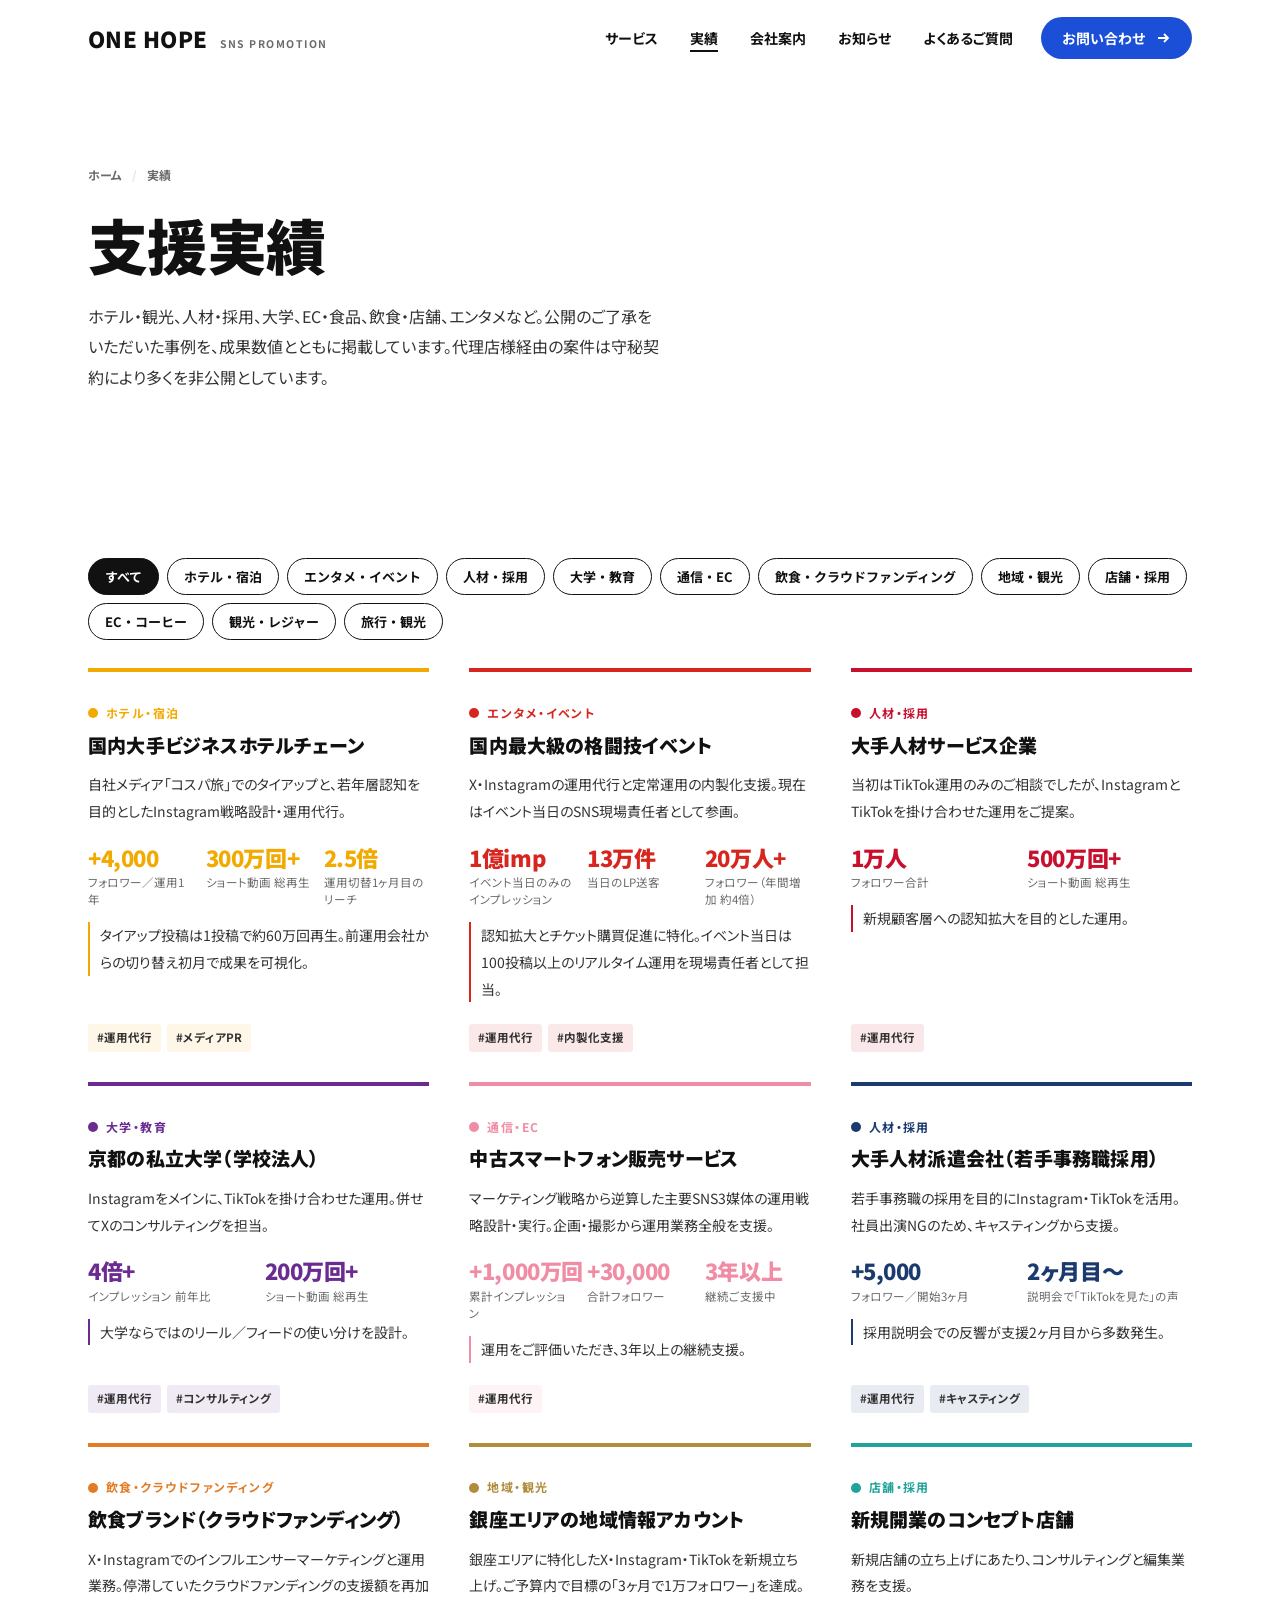
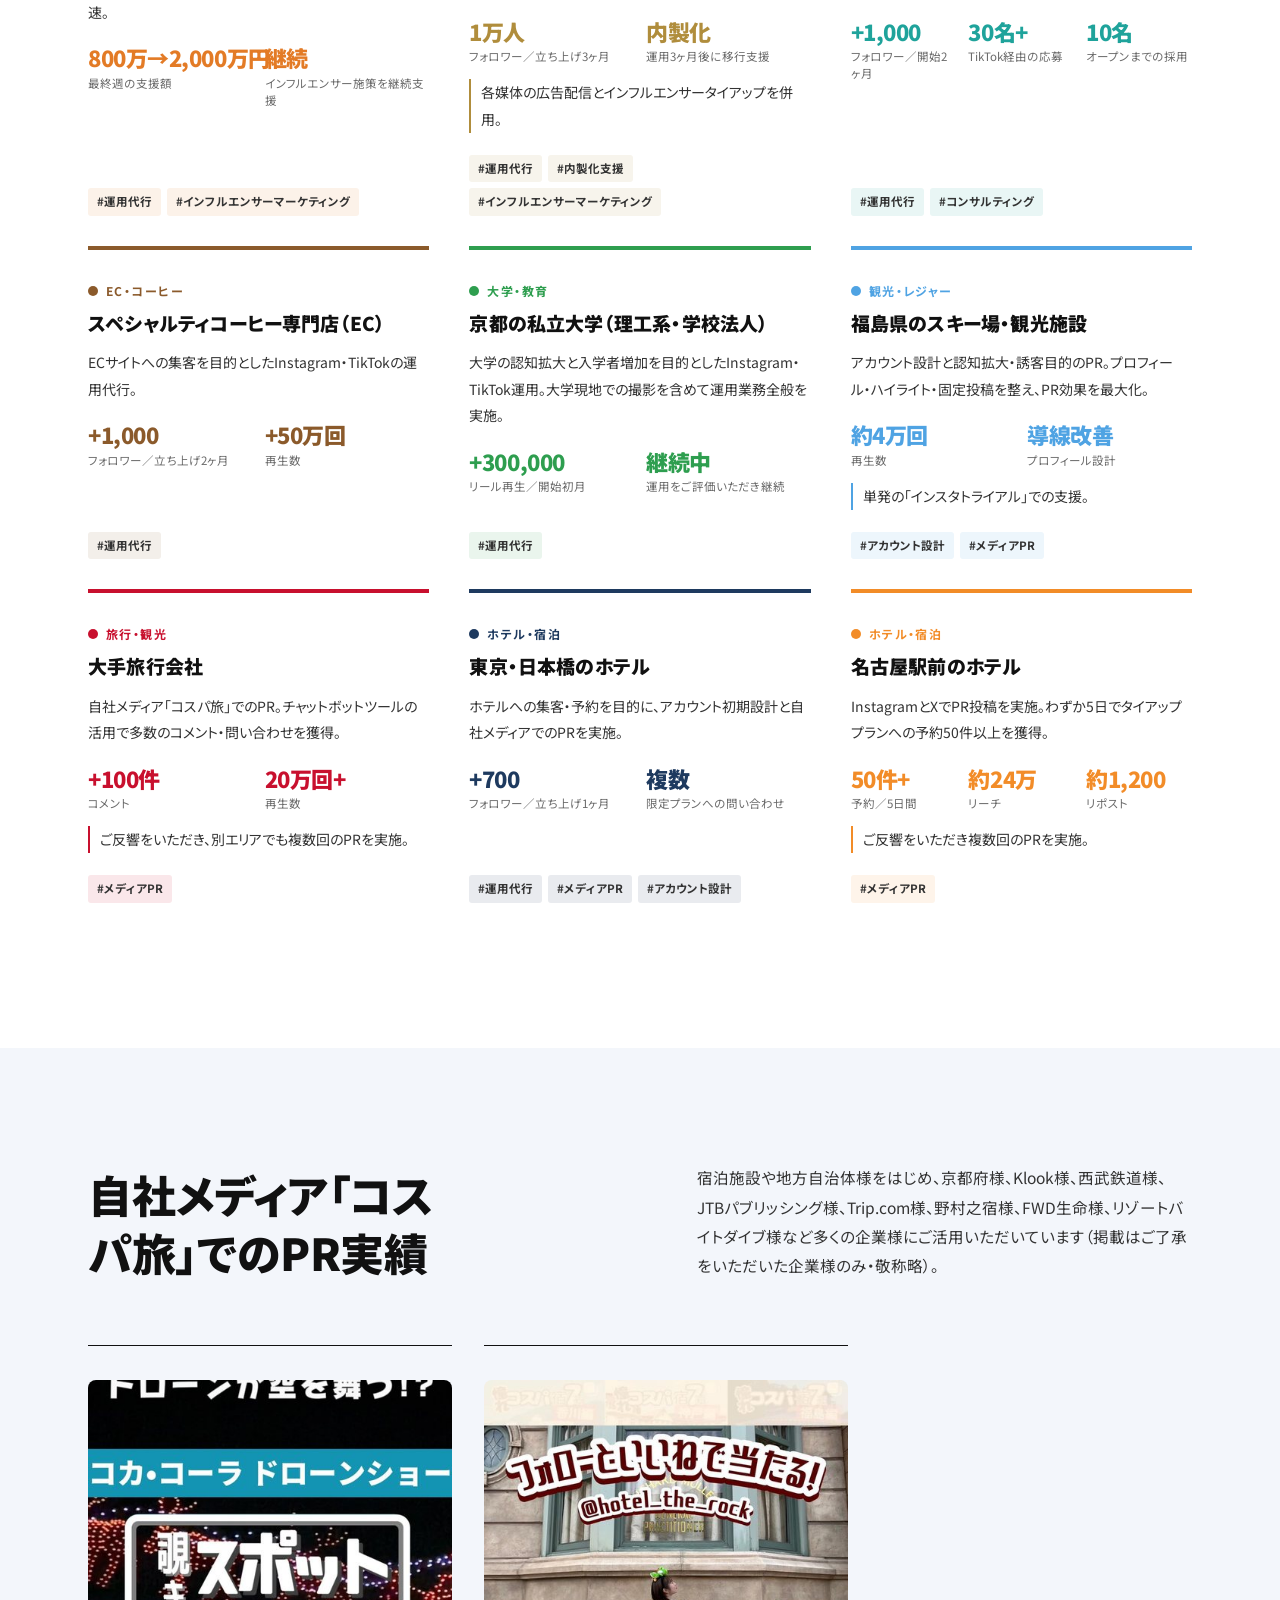
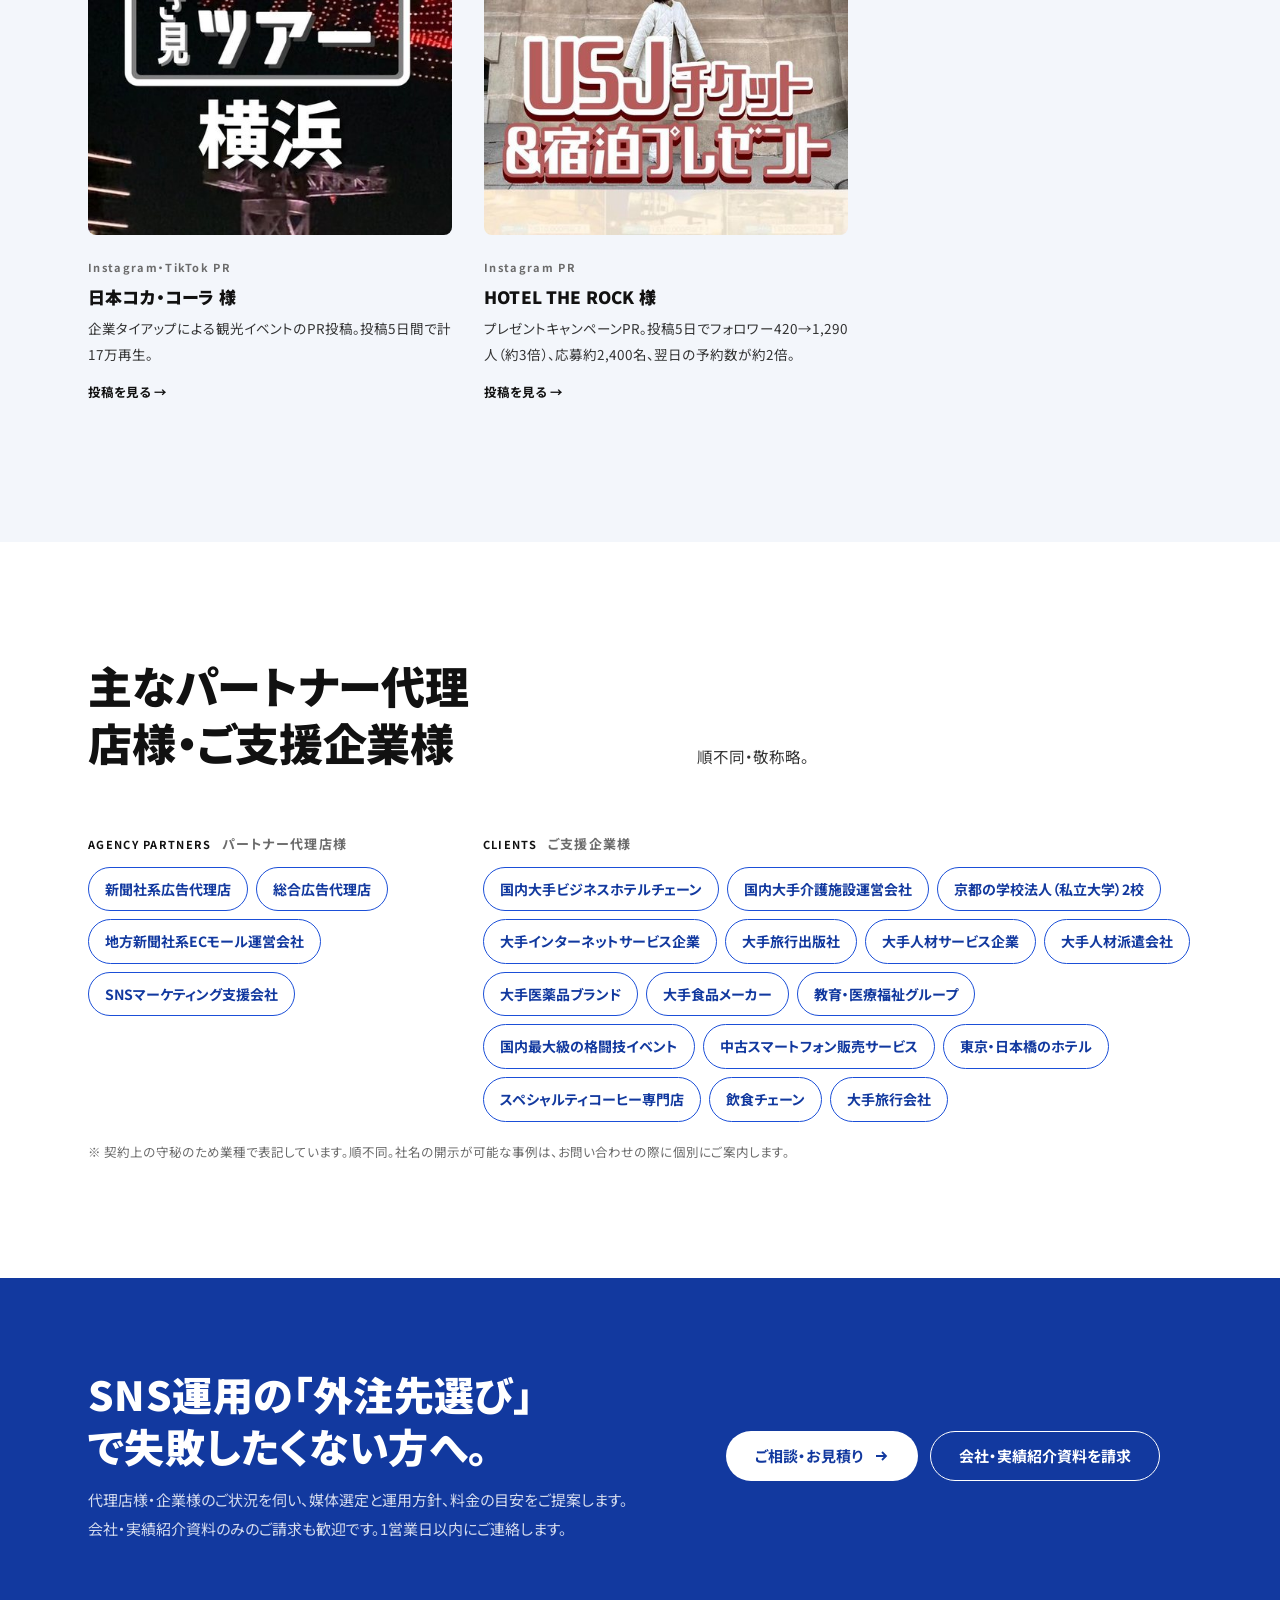
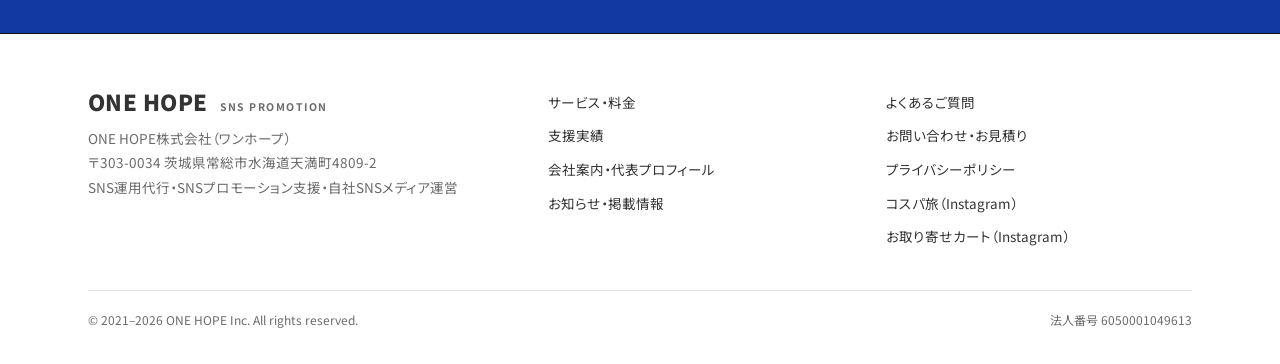
<file: works/index.html>
<!doctype html>
<html lang="ja">
<head>
<meta charset="utf-8">
<meta name="viewport" content="width=device-width, initial-scale=1">
<title>支援実績｜ホテル・観光、人材・採用、大学、EC、飲食 ほか｜ONE HOPE株式会社</title>
<meta name="description" content="ONE HOPE株式会社のSNS運用支援実績。ホテル・観光、人材・採用、大学、EC、飲食など。フォロワー数・再生回数・予約数などの成果を事例ごとに公開しています。">
<link rel="canonical" href="https://onehope.co.jp/works/">
<meta name="robots" content="index,follow,max-image-preview:large">
<meta property="og:type" content="article">
<meta property="og:site_name" content="ONE HOPE株式会社">
<meta property="og:title" content="支援実績｜ホテル・観光、人材・採用、大学、EC、飲食 ほか｜ONE HOPE株式会社">
<meta property="og:description" content="ONE HOPE株式会社のSNS運用支援実績。ホテル・観光、人材・採用、大学、EC、飲食など。フォロワー数・再生回数・予約数などの成果を事例ごとに公開しています。">
<meta property="og:url" content="https://onehope.co.jp/works/">
<meta property="og:image" content="https://onehope.co.jp/assets/ogp.png">
<meta property="og:locale" content="ja_JP">
<meta name="twitter:card" content="summary_large_image">
<link rel="icon" href="/assets/favicon.svg" type="image/svg+xml">
<link rel="preconnect" href="https://fonts.googleapis.com"><link rel="preconnect" href="https://fonts.gstatic.com" crossorigin><link rel="stylesheet" href="https://fonts.googleapis.com/css2?family=Zen+Kaku+Gothic+New:wght@500;700&family=Noto+Sans+JP:wght@400;500;700&family=IBM+Plex+Mono:wght@500;600&display=swap">
<script type="application/ld+json">{"@context": "https://schema.org", "@graph": [{"@type": ["Organization", "ProfessionalService"], "@id": "https://onehope.co.jp/#organization", "name": "ONE HOPE株式会社", "alternateName": ["ワンホープ株式会社", "ONE HOPE Inc.", "ONEHOPE"], "url": "https://onehope.co.jp/", "logo": "https://onehope.co.jp/assets/logo-onehope.png", "foundingDate": "2021-07-27", "founder": {"@id": "https://onehope.co.jp/#ceo"}, "telephone": "+81-90-3106-9962", "email": "yokohari.k@onehope.co.jp", "address": {"@type": "PostalAddress", "postalCode": "303-0034", "addressRegion": "茨城県", "addressLocality": "常総市", "streetAddress": "水海道天満町4809-2", "addressCountry": "JP"}, "areaServed": "JP", "description": "ONE HOPE株式会社は、上場企業・ナショナルクライアントを含む100社・200アカウント以上のSNS運用実績を持つSNS運用代行会社です。総フォロワー57万人超の自社メディア（コスパ旅・お取り寄せカート ほか）の運営で得た数値とロジックに基づき、代理店様・企業様のInstagram・TikTok・X・YouTube運用を安定して支援します。", "sameAs": ["https://www.instagram.com/cosupa_tabi/", "https://www.instagram.com/cosupa_korea/", "https://www.instagram.com/cosupa_tabi.global/", "https://www.instagram.com/otoriyose_cart/", "https://x.com/cosupa_tabi", "https://www.tiktok.com/@cosupa_tabi", "https://media-radar.jp/company1004442.html", "https://www.ipros.com/company/detail/2117784/", "https://info.gbiz.go.jp/hojin/ichiran?hojinBango=6050001049613"], "knowsAbout": ["SNS運用代行", "Instagram運用", "TikTok運用", "X運用", "YouTube運用", "SNSマーケティング", "インフルエンサーマーケティング", "SNS広告運用", "採用SNS", "観光SNSプロモーション"], "hasOfferCatalog": {"@type": "OfferCatalog", "name": "サービス", "itemListElement": [{"@type": "Offer", "itemOffered": {"@type": "Service", "name": "SNS運用代行", "description": "Instagram・TikTok・X・YouTube・LINE。企画、撮影、投稿制作、投稿代行、コメント対応、分析・改善までを一括で。"}}, {"@type": "Offer", "itemOffered": {"@type": "Service", "name": "インフルエンサーマーケティング", "description": "自社メディア運営で築いた旅行・グルメ系インフルエンサーとの関係値を活かし、キャスティングから条件調整、投稿管理、レポートまで一括で。"}}, {"@type": "Offer", "itemOffered": {"@type": "Service", "name": "SNS戦略設計・アカウント初期設計", "description": "ベンチマーク選定、アカウント名・自己紹介文、ハイライト、固定投稿、投稿クリエイティブの詳細設計まで。単発の「インスタトライアル」としてもご依頼いただけます。"}}, {"@type": "Offer", "itemOffered": {"@type": "Service", "name": "SNSコンサルティング・内製化支援", "description": "社内で運用を続けたい企業様へ。立ち上げ設計から、企画・撮影・制作の内製化、定例コンサル、担当者向けチャットサポートまで。"}}, {"@type": "Offer", "itemOffered": {"@type": "Service", "name": "自社メディアPR（コスパ旅・お取り寄せカート）", "description": "総フォロワー約30万人（Instagram・X・TikTok合計）の旅行・おでかけメディア「コスパ旅」、約9万人のグルメメディア「お取り寄せカート」でのタイアップPR。宿泊施設・自治体・食品メーカー様の実績多数。"}}, {"@type": "Offer", "itemOffered": {"@type": "Service", "name": "広告代理店様向けパートナー運用", "description": "代理店様の運用パートナーとして、貴社名義での運用・報告に対応します。営業・提案段階からの同席、提案資料の作成支援も可能です。"}}]}}, {"@type": "Person", "@id": "https://onehope.co.jp/#ceo", "name": "横張 一希", "alternateName": "Kazuki Yokohari", "jobTitle": "代表取締役", "worksFor": {"@id": "https://onehope.co.jp/#organization"}, "url": "https://onehope.co.jp/company/", "sameAs": ["https://freelance-meikan.com/freelance/1093", "https://freelance-meikan.com/column/4333/", "https://youtu.be/bw4kMr-M6YY"], "description": "大学在学中に旅行系SNSメディア「コスパ旅」を立ち上げ、2021年にONE HOPE株式会社を設立。Instagramを中心に観光・レジャー、採用領域のSNS運用を得意とする。"}, {"@type": "WebSite", "@id": "https://onehope.co.jp/#website", "url": "https://onehope.co.jp/", "name": "ONE HOPE株式会社", "publisher": {"@id": "https://onehope.co.jp/#organization"}, "inLanguage": "ja"}, {"@type": "WebPage", "@id": "https://onehope.co.jp/works/#webpage", "url": "https://onehope.co.jp/works/", "name": "支援実績｜ホテル・観光、人材・採用、大学、EC、飲食 ほか", "description": "ONE HOPE株式会社のSNS運用支援実績。ホテル・観光、人材・採用、大学、EC、飲食など。フォロワー数・再生回数・予約数などの成果を事例ごとに公開しています。", "isPartOf": {"@id": "https://onehope.co.jp/#website"}, "about": {"@id": "https://onehope.co.jp/#organization"}, "inLanguage": "ja", "dateModified": "2026-10-20"}, {"@type": "BreadcrumbList", "itemListElement": [{"@type": "ListItem", "position": 1, "name": "ホーム", "item": "https://onehope.co.jp/"}, {"@type": "ListItem", "position": 2, "name": "実績", "item": "https://onehope.co.jp/works/"}]}, {"@type": "ItemList", "name": "支援実績", "itemListElement": [{"@type": "ListItem", "position": 1, "name": "国内大手ビジネスホテルチェーン", "description": "自社メディア「コスパ旅」でのタイアップと、若年層認知を目的としたInstagram戦略設計・運用代行。"}, {"@type": "ListItem", "position": 2, "name": "国内最大級の格闘技イベント", "description": "X・Instagramの運用代行と定常運用の内製化支援。現在はイベント当日のSNS現場責任者として参画。"}, {"@type": "ListItem", "position": 3, "name": "大手人材サービス企業", "description": "当初はTikTok運用のみのご相談でしたが、InstagramとTikTokを掛け合わせた運用をご提案。"}, {"@type": "ListItem", "position": 4, "name": "京都の私立大学（学校法人）", "description": "Instagramをメインに、TikTokを掛け合わせた運用。併せてXのコンサルティングを担当。"}, {"@type": "ListItem", "position": 5, "name": "中古スマートフォン販売サービス", "description": "マーケティング戦略から逆算した主要SNS3媒体の運用戦略設計・実行。企画・撮影から運用業務全般を支援。"}, {"@type": "ListItem", "position": 6, "name": "大手人材派遣会社（若手事務職採用）", "description": "若手事務職の採用を目的にInstagram・TikTokを活用。社員出演NGのため、キャスティングから支援。"}, {"@type": "ListItem", "position": 7, "name": "飲食ブランド（クラウドファンディング）", "description": "X・Instagramでのインフルエンサーマーケティングと運用業務。停滞していたクラウドファンディングの支援額を再加速。"}, {"@type": "ListItem", "position": 8, "name": "銀座エリアの地域情報アカウント", "description": "銀座エリアに特化したX・Instagram・TikTokを新規立ち上げ。ご予算内で目標の「3ヶ月で1万フォロワー」を達成。"}, {"@type": "ListItem", "position": 9, "name": "新規開業のコンセプト店舗", "description": "新規店舗の立ち上げにあたり、コンサルティングと編集業務を支援。"}, {"@type": "ListItem", "position": 10, "name": "スペシャルティコーヒー専門店（EC）", "description": "ECサイトへの集客を目的としたInstagram・TikTokの運用代行。"}, {"@type": "ListItem", "position": 11, "name": "京都の私立大学（理工系・学校法人）", "description": "大学の認知拡大と入学者増加を目的としたInstagram・TikTok運用。大学現地での撮影を含めて運用業務全般を実施。"}, {"@type": "ListItem", "position": 12, "name": "福島県のスキー場・観光施設", "description": "アカウント設計と認知拡大・誘客目的のPR。プロフィール・ハイライト・固定投稿を整え、PR効果を最大化。"}, {"@type": "ListItem", "position": 13, "name": "大手旅行会社", "description": "自社メディア「コスパ旅」でのPR。チャットボットツールの活用で多数のコメント・問い合わせを獲得。"}, {"@type": "ListItem", "position": 14, "name": "東京・日本橋のホテル", "description": "ホテルへの集客・予約を目的に、アカウント初期設計と自社メディアでのPRを実施。"}, {"@type": "ListItem", "position": 15, "name": "名古屋駅前のホテル", "description": "InstagramとXでPR投稿を実施。わずか5日でタイアッププランへの予約50件以上を獲得。"}]}]}</script>
<script async src="https://www.googletagmanager.com/gtag/js?id=G-PHNVMCRT2P"></script>
<script>window.dataLayer=window.dataLayer||[];function gtag(){dataLayer.push(arguments);}gtag('js',new Date());gtag('config','G-PHNVMCRT2P',{anonymize_ip:true});
document.addEventListener('click',function(e){var a=e.target.closest('a,button');if(!a)return;var h=a.getAttribute('href')||'';
if(h.indexOf('mailto:')===0)gtag('event','contact_mail',{location:location.pathname});
else if(h.indexOf('tel:')===0)gtag('event','contact_tel',{location:location.pathname,label:a.getAttribute('data-ga')||'link'});
else if(a.getAttribute('data-ga')==='timerex')gtag('event','timerex_click',{location:location.pathname});
else if(a.classList.contains('btn-primary'))gtag('event','cta_click',{label:(a.textContent||'').trim().slice(0,30),location:location.pathname});
else if(a.classList.contains('reel'))gtag('event','reel_click',{label:a.getAttribute('aria-label')||''});
else if(/instagram\.com|tiktok\.com|youtube\.com|x\.com/.test(h))gtag('event','sns_outbound',{url:h});});
</script>
<link rel="stylesheet" href="/assets/site.css">
</head>
<body>

<header class="site-header">
  <div class="container">
    <a class="brand" href="/" aria-label="ONE HOPE株式会社 トップページ">ONE HOPE<small>SNS PROMOTION</small></a>
    <button class="nav-toggle" aria-expanded="false" aria-controls="nav" data-nav-toggle>メニュー</button>
    <nav class="nav" id="nav" aria-label="サイト内">
      <a href="/service/">サービス</a><a href="/works/" aria-current="page">実績</a><a href="/company/">会社案内</a><a href="/news/">お知らせ</a><a href="/faq/">よくあるご質問</a>
      <a class="btn btn-primary" href="/contact/">お問い合わせ <svg viewBox="0 0 16 16" fill="none" stroke="currentColor" stroke-width="1.8" aria-hidden="true"><path d="M3 8h10M9 4l4 4-4 4"/></svg></a>
    </nav>
  </div>
</header>
<main id="main">


<div class="page-head"><div class="container">
  <nav class="crumbs" aria-label="パンくず"><span><a href="/">ホーム</a></span><span>実績</span></nav>
  <h1>支援実績</h1>
  <p>ホテル・観光、人材・採用、大学、EC・食品、飲食・店舗、エンタメなど。公開のご了承をいただいた事例を、成果数値とともに掲載しています。代理店様経由の案件は守秘契約により多くを非公開としています。</p>
</div></div>
<section class="section" aria-labelledby="w-h">
  <div class="container">
    <h2 id="w-h" class="visually-hidden" style="position:absolute;width:1px;height:1px;overflow:hidden;clip:rect(0 0 0 0)">事例一覧</h2>
    <div class="works-filter" role="group" aria-label="業種で絞り込み"><button aria-pressed="true" data-f="">すべて</button><button aria-pressed="false" data-f="ホテル・宿泊">ホテル・宿泊</button><button aria-pressed="false" data-f="エンタメ・イベント">エンタメ・イベント</button><button aria-pressed="false" data-f="人材・採用">人材・採用</button><button aria-pressed="false" data-f="大学・教育">大学・教育</button><button aria-pressed="false" data-f="通信・EC">通信・EC</button><button aria-pressed="false" data-f="飲食・クラウドファンディング">飲食・クラウドファンディング</button><button aria-pressed="false" data-f="地域・観光">地域・観光</button><button aria-pressed="false" data-f="店舗・採用">店舗・採用</button><button aria-pressed="false" data-f="EC・コーヒー">EC・コーヒー</button><button aria-pressed="false" data-f="観光・レジャー">観光・レジャー</button><button aria-pressed="false" data-f="旅行・観光">旅行・観光</button></div>
    <div class="cases" id="cases">
<article class="case" data-tags="運用代行 メディアPR" data-ind="ホテル・宿泊" style="--cc:#F2A900">
  <div class="case-head"><div><div class="ind">ホテル・宿泊</div><h3>国内大手ビジネスホテルチェーン</h3></div></div>
  <div class="case-body">
    <p>自社メディア「コスパ旅」でのタイアップと、若年層認知を目的としたInstagram戦略設計・運用代行。</p>
    <div class="kpis"><div><div class="kpi-v">+4,000</div><div class="kpi-l">フォロワー／運用1年</div></div><div><div class="kpi-v">300万回+</div><div class="kpi-l">ショート動画 総再生</div></div><div><div class="kpi-v">2.5倍</div><div class="kpi-l">運用切替1ヶ月目のリーチ</div></div></div>
    <p class="case-note">タイアップ投稿は1投稿で約60万回再生。前運用会社からの切り替え初月で成果を可視化。</p>
    <div class="tags"><span class="tag">#運用代行</span><span class="tag">#メディアPR</span></div>
  </div>
</article>
<article class="case" data-tags="運用代行 内製化支援" data-ind="エンタメ・イベント" style="--cc:#D7261E">
  <div class="case-head"><div><div class="ind">エンタメ・イベント</div><h3>国内最大級の格闘技イベント</h3></div></div>
  <div class="case-body">
    <p>X・Instagramの運用代行と定常運用の内製化支援。現在はイベント当日のSNS現場責任者として参画。</p>
    <div class="kpis"><div><div class="kpi-v">1億imp</div><div class="kpi-l">イベント当日のみのインプレッション</div></div><div><div class="kpi-v">13万件</div><div class="kpi-l">当日のLP送客</div></div><div><div class="kpi-v">20万人+</div><div class="kpi-l">フォロワー（年間増加 約4倍）</div></div></div>
    <p class="case-note">認知拡大とチケット購買促進に特化。イベント当日は100投稿以上のリアルタイム運用を現場責任者として担当。</p>
    <div class="tags"><span class="tag">#運用代行</span><span class="tag">#内製化支援</span></div>
  </div>
</article>
<article class="case" data-tags="運用代行" data-ind="人材・採用" style="--cc:#C8102E">
  <div class="case-head"><div><div class="ind">人材・採用</div><h3>大手人材サービス企業</h3></div></div>
  <div class="case-body">
    <p>当初はTikTok運用のみのご相談でしたが、InstagramとTikTokを掛け合わせた運用をご提案。</p>
    <div class="kpis"><div><div class="kpi-v">1万人</div><div class="kpi-l">フォロワー合計</div></div><div><div class="kpi-v">500万回+</div><div class="kpi-l">ショート動画 総再生</div></div></div>
    <p class="case-note">新規顧客層への認知拡大を目的とした運用。</p>
    <div class="tags"><span class="tag">#運用代行</span></div>
  </div>
</article>
<article class="case" data-tags="運用代行 コンサルティング" data-ind="大学・教育" style="--cc:#6A2C91">
  <div class="case-head"><div><div class="ind">大学・教育</div><h3>京都の私立大学（学校法人）</h3></div></div>
  <div class="case-body">
    <p>Instagramをメインに、TikTokを掛け合わせた運用。併せてXのコンサルティングを担当。</p>
    <div class="kpis"><div><div class="kpi-v">4倍+</div><div class="kpi-l">インプレッション 前年比</div></div><div><div class="kpi-v">200万回+</div><div class="kpi-l">ショート動画 総再生</div></div></div>
    <p class="case-note">大学ならではのリール／フィードの使い分けを設計。</p>
    <div class="tags"><span class="tag">#運用代行</span><span class="tag">#コンサルティング</span></div>
  </div>
</article>
<article class="case" data-tags="運用代行" data-ind="通信・EC" style="--cc:#F08CA4">
  <div class="case-head"><div><div class="ind">通信・EC</div><h3>中古スマートフォン販売サービス</h3></div></div>
  <div class="case-body">
    <p>マーケティング戦略から逆算した主要SNS3媒体の運用戦略設計・実行。企画・撮影から運用業務全般を支援。</p>
    <div class="kpis"><div><div class="kpi-v">+1,000万回</div><div class="kpi-l">累計インプレッション</div></div><div><div class="kpi-v">+30,000</div><div class="kpi-l">合計フォロワー</div></div><div><div class="kpi-v">3年以上</div><div class="kpi-l">継続ご支援中</div></div></div>
    <p class="case-note">運用をご評価いただき、3年以上の継続支援。</p>
    <div class="tags"><span class="tag">#運用代行</span></div>
  </div>
</article>
<article class="case" data-tags="運用代行 キャスティング" data-ind="人材・採用" style="--cc:#1B3B6F">
  <div class="case-head"><div><div class="ind">人材・採用</div><h3>大手人材派遣会社（若手事務職採用）</h3></div></div>
  <div class="case-body">
    <p>若手事務職の採用を目的にInstagram・TikTokを活用。社員出演NGのため、キャスティングから支援。</p>
    <div class="kpis"><div><div class="kpi-v">+5,000</div><div class="kpi-l">フォロワー／開始3ヶ月</div></div><div><div class="kpi-v">2ヶ月目〜</div><div class="kpi-l">説明会で「TikTokを見た」の声</div></div></div>
    <p class="case-note">採用説明会での反響が支援2ヶ月目から多数発生。</p>
    <div class="tags"><span class="tag">#運用代行</span><span class="tag">#キャスティング</span></div>
  </div>
</article>
<article class="case" data-tags="運用代行 インフルエンサーマーケティング" data-ind="飲食・クラウドファンディング" style="--cc:#E37B26">
  <div class="case-head"><div><div class="ind">飲食・クラウドファンディング</div><h3>飲食ブランド（クラウドファンディング）</h3></div></div>
  <div class="case-body">
    <p>X・Instagramでのインフルエンサーマーケティングと運用業務。停滞していたクラウドファンディングの支援額を再加速。</p>
    <div class="kpis"><div><div class="kpi-v">800万→2,000万円</div><div class="kpi-l">最終週の支援額</div></div><div><div class="kpi-v">継続</div><div class="kpi-l">インフルエンサー施策を継続支援</div></div></div>
    
    <div class="tags"><span class="tag">#運用代行</span><span class="tag">#インフルエンサーマーケティング</span></div>
  </div>
</article>
<article class="case" data-tags="運用代行 内製化支援 インフルエンサーマーケティング" data-ind="地域・観光" style="--cc:#B08D3C">
  <div class="case-head"><div><div class="ind">地域・観光</div><h3>銀座エリアの地域情報アカウント</h3></div></div>
  <div class="case-body">
    <p>銀座エリアに特化したX・Instagram・TikTokを新規立ち上げ。ご予算内で目標の「3ヶ月で1万フォロワー」を達成。</p>
    <div class="kpis"><div><div class="kpi-v">1万人</div><div class="kpi-l">フォロワー／立ち上げ3ヶ月</div></div><div><div class="kpi-v">内製化</div><div class="kpi-l">運用3ヶ月後に移行支援</div></div></div>
    <p class="case-note">各媒体の広告配信とインフルエンサータイアップを併用。</p>
    <div class="tags"><span class="tag">#運用代行</span><span class="tag">#内製化支援</span><span class="tag">#インフルエンサーマーケティング</span></div>
  </div>
</article>
<article class="case" data-tags="運用代行 コンサルティング" data-ind="店舗・採用" style="--cc:#1FA39B">
  <div class="case-head"><div><div class="ind">店舗・採用</div><h3>新規開業のコンセプト店舗</h3></div></div>
  <div class="case-body">
    <p>新規店舗の立ち上げにあたり、コンサルティングと編集業務を支援。</p>
    <div class="kpis"><div><div class="kpi-v">+1,000</div><div class="kpi-l">フォロワー／開始2ヶ月</div></div><div><div class="kpi-v">30名+</div><div class="kpi-l">TikTok経由の応募</div></div><div><div class="kpi-v">10名</div><div class="kpi-l">オープンまでの採用</div></div></div>
    
    <div class="tags"><span class="tag">#運用代行</span><span class="tag">#コンサルティング</span></div>
  </div>
</article>
<article class="case" data-tags="運用代行" data-ind="EC・コーヒー" style="--cc:#8B5A2B">
  <div class="case-head"><div><div class="ind">EC・コーヒー</div><h3>スペシャルティコーヒー専門店（EC）</h3></div></div>
  <div class="case-body">
    <p>ECサイトへの集客を目的としたInstagram・TikTokの運用代行。</p>
    <div class="kpis"><div><div class="kpi-v">+1,000</div><div class="kpi-l">フォロワー／立ち上げ2ヶ月</div></div><div><div class="kpi-v">+50万回</div><div class="kpi-l">再生数</div></div></div>
    
    <div class="tags"><span class="tag">#運用代行</span></div>
  </div>
</article>
<article class="case" data-tags="運用代行" data-ind="大学・教育" style="--cc:#2E9E4F">
  <div class="case-head"><div><div class="ind">大学・教育</div><h3>京都の私立大学（理工系・学校法人）</h3></div></div>
  <div class="case-body">
    <p>大学の認知拡大と入学者増加を目的としたInstagram・TikTok運用。大学現地での撮影を含めて運用業務全般を実施。</p>
    <div class="kpis"><div><div class="kpi-v">+300,000</div><div class="kpi-l">リール再生／開始初月</div></div><div><div class="kpi-v">継続中</div><div class="kpi-l">運用をご評価いただき継続</div></div></div>
    
    <div class="tags"><span class="tag">#運用代行</span></div>
  </div>
</article>
<article class="case" data-tags="アカウント設計 メディアPR" data-ind="観光・レジャー" style="--cc:#4FA3E3">
  <div class="case-head"><div><div class="ind">観光・レジャー</div><h3>福島県のスキー場・観光施設</h3></div></div>
  <div class="case-body">
    <p>アカウント設計と認知拡大・誘客目的のPR。プロフィール・ハイライト・固定投稿を整え、PR効果を最大化。</p>
    <div class="kpis"><div><div class="kpi-v">約4万回</div><div class="kpi-l">再生数</div></div><div><div class="kpi-v">導線改善</div><div class="kpi-l">プロフィール設計</div></div></div>
    <p class="case-note">単発の「インスタトライアル」での支援。</p>
    <div class="tags"><span class="tag">#アカウント設計</span><span class="tag">#メディアPR</span></div>
  </div>
</article>
<article class="case" data-tags="メディアPR" data-ind="旅行・観光" style="--cc:#C8102E">
  <div class="case-head"><div><div class="ind">旅行・観光</div><h3>大手旅行会社</h3></div></div>
  <div class="case-body">
    <p>自社メディア「コスパ旅」でのPR。チャットボットツールの活用で多数のコメント・問い合わせを獲得。</p>
    <div class="kpis"><div><div class="kpi-v">+100件</div><div class="kpi-l">コメント</div></div><div><div class="kpi-v">20万回+</div><div class="kpi-l">再生数</div></div></div>
    <p class="case-note">ご反響をいただき、別エリアでも複数回のPRを実施。</p>
    <div class="tags"><span class="tag">#メディアPR</span></div>
  </div>
</article>
<article class="case" data-tags="運用代行 メディアPR アカウント設計" data-ind="ホテル・宿泊" style="--cc:#1E3A5F">
  <div class="case-head"><div><div class="ind">ホテル・宿泊</div><h3>東京・日本橋のホテル</h3></div></div>
  <div class="case-body">
    <p>ホテルへの集客・予約を目的に、アカウント初期設計と自社メディアでのPRを実施。</p>
    <div class="kpis"><div><div class="kpi-v">+700</div><div class="kpi-l">フォロワー／立ち上げ1ヶ月</div></div><div><div class="kpi-v">複数</div><div class="kpi-l">限定プランへの問い合わせ</div></div></div>
    
    <div class="tags"><span class="tag">#運用代行</span><span class="tag">#メディアPR</span><span class="tag">#アカウント設計</span></div>
  </div>
</article>
<article class="case" data-tags="メディアPR" data-ind="ホテル・宿泊" style="--cc:#F28C28">
  <div class="case-head"><div><div class="ind">ホテル・宿泊</div><h3>名古屋駅前のホテル</h3></div></div>
  <div class="case-body">
    <p>InstagramとXでPR投稿を実施。わずか5日でタイアッププランへの予約50件以上を獲得。</p>
    <div class="kpis"><div><div class="kpi-v">50件+</div><div class="kpi-l">予約／5日間</div></div><div><div class="kpi-v">約24万</div><div class="kpi-l">リーチ</div></div><div><div class="kpi-v">約1,200</div><div class="kpi-l">リポスト</div></div></div>
    <p class="case-note">ご反響をいただき複数回のPRを実施。</p>
    <div class="tags"><span class="tag">#メディアPR</span></div>
  </div>
</article></div>
  </div>
</section>
<section class="section alt" aria-labelledby="pr-h">
  <div class="container">
    <div class="section-head"><div><h2 id="pr-h">自社メディア「コスパ旅」でのPR実績</h2></div><p>宿泊施設や地方自治体様をはじめ、京都府様、Klook様、西武鉄道様、JTBパブリッシング様、Trip.com様、野村之宿様、FWD生命様、リゾートバイトダイブ様など多くの企業様にご活用いただいています（掲載はご了承をいただいた企業様のみ・敬称略）。</p></div>
    <div class="media two"><div class="medium"><a class="pr-img" href="https://www.instagram.com/reel/C0OlrW7rO8c/" target="_blank" rel="noopener"><img src="/assets/pr/C0OlrW7rO8c.jpg" alt="日本コカ・コーラ 様のPR投稿" loading="lazy"></a><div class="g">Instagram・TikTok PR</div><h3>日本コカ・コーラ 様</h3><p>企業タイアップによる観光イベントのPR投稿。投稿5日間で計17万再生。</p><a href="https://www.instagram.com/reel/C0OlrW7rO8c/" target="_blank" rel="noopener">投稿を見る →</a></div><div class="medium"><a class="pr-img" href="https://www.instagram.com/p/CrsmmcErrKL/" target="_blank" rel="noopener"><img src="/assets/pr/CrsmmcErrKL.jpg" alt="HOTEL THE ROCK 様のPR投稿" loading="lazy"></a><div class="g">Instagram PR</div><h3>HOTEL THE ROCK 様</h3><p>プレゼントキャンペーンPR。投稿5日でフォロワー420→1,290人（約3倍）、応募約2,400名、翌日の予約数が約2倍。</p><a href="https://www.instagram.com/p/CrsmmcErrKL/" target="_blank" rel="noopener">投稿を見る →</a></div></div>
  </div>
</section>
<section class="section" aria-labelledby="cl-h">
  <div class="container">
    <div class="section-head"><div><h2 id="cl-h">主なパートナー代理店様・ご支援企業様</h2></div><p>順不同・敬称略。</p></div>
    
<div class="logo-groups">
  <div class="logo-group"><h3><span class="mono">AGENCY PARTNERS</span>パートナー代理店様</h3><ul class="names"><li>新聞社系広告代理店</li><li>総合広告代理店</li><li>地方新聞社系ECモール運営会社</li><li>SNSマーケティング支援会社</li></ul></div>
  <div class="logo-group"><h3><span class="mono">CLIENTS</span>ご支援企業様</h3><ul class="names"><li>国内大手ビジネスホテルチェーン</li><li>国内大手介護施設運営会社</li><li>京都の学校法人（私立大学）2校</li><li>大手インターネットサービス企業</li><li>大手旅行出版社</li><li>大手人材サービス企業</li><li>大手人材派遣会社</li><li>大手医薬品ブランド</li><li>大手食品メーカー</li><li>教育・医療福祉グループ</li><li>国内最大級の格闘技イベント</li><li>中古スマートフォン販売サービス</li><li>東京・日本橋のホテル</li><li>スペシャルティコーヒー専門店</li><li>飲食チェーン</li><li>大手旅行会社</li></ul></div>
</div><p class="logo-note">※ 契約上の守秘のため業種で表記しています。順不同。社名の開示が可能な事例は、お問い合わせの際に個別にご案内します。</p>
  </div>
</section>

<section class="cta-band" aria-labelledby="cta-h">
  <div class="container">
    <div>
      <h2 id="cta-h">SNS運用の「外注先選び」で失敗したくない方へ。</h2>
      <p>代理店様・企業様のご状況を伺い、媒体選定と運用方針、料金の目安をご提案します。会社・実績紹介資料のみのご請求も歓迎です。1営業日以内にご連絡します。</p>
    </div>
    <div class="btns">
      <a class="btn btn-primary" href="/contact/">ご相談・お見積り <svg viewBox="0 0 16 16" fill="none" stroke="currentColor" stroke-width="1.8" aria-hidden="true"><path d="M3 8h10M9 4l4 4-4 4"/></svg></a>
      <a class="btn btn-ghost" href="/contact/">会社・実績紹介資料を請求</a>
    </div>
  </div>
</section>
</main>

<a class="callbar" href="tel:09031069962" data-ga="callbar" aria-label="電話で相談する"><svg viewBox="0 0 24 24" fill="none" stroke="currentColor" stroke-width="2" aria-hidden="true"><path d="M22 16.9v3a2 2 0 0 1-2.2 2 19.8 19.8 0 0 1-8.6-3.1 19.5 19.5 0 0 1-6-6A19.8 19.8 0 0 1 2.1 4.2 2 2 0 0 1 4.1 2h3a2 2 0 0 1 2 1.7c.1.9.4 1.8.7 2.6a2 2 0 0 1-.5 2.1L8 9.7a16 16 0 0 0 6 6l1.3-1.3a2 2 0 0 1 2.1-.4c.8.3 1.7.6 2.6.7a2 2 0 0 1 1.7 2z"/></svg><span>電話で相談する<small>090-3106-9962</small></span></a>
<footer class="site-footer">
  <div class="container">
    <div class="footer-grid">
      <div>
        <a class="brand" href="/">ONE HOPE<small>SNS PROMOTION</small></a>
        <address>ONE HOPE株式会社（ワンホープ）<br>〒303-0034 茨城県常総市水海道天満町4809-2<br>SNS運用代行・SNSプロモーション支援・自社SNSメディア運営</address>
      </div>
      <div>
        <ul>
          <li><a href="/service/">サービス・料金</a></li>
          <li><a href="/works/">支援実績</a></li>
          <li><a href="/company/">会社案内・代表プロフィール</a></li>
          <li><a href="/news/">お知らせ・掲載情報</a></li>
        </ul>
      </div>
      <div>
        <ul>
          <li><a href="/faq/">よくあるご質問</a></li>
          <li><a href="/contact/">お問い合わせ・お見積り</a></li>
          <li><a href="/privacy/">プライバシーポリシー</a></li>
          <li><a href="https://www.instagram.com/cosupa_tabi/" rel="noopener" target="_blank">コスパ旅（Instagram）</a></li>
          <li><a href="https://www.instagram.com/otoriyose_cart/" rel="noopener" target="_blank">お取り寄せカート（Instagram）</a></li>
        </ul>
      </div>
    </div>
    <div class="legal"><span>© 2021–2026 ONE HOPE Inc. All rights reserved.</span><span class="mono">法人番号 6050001049613</span></div>
  </div>
</footer>
<script src="/assets/site.js" defer></script>
</body>
</html>
</file>
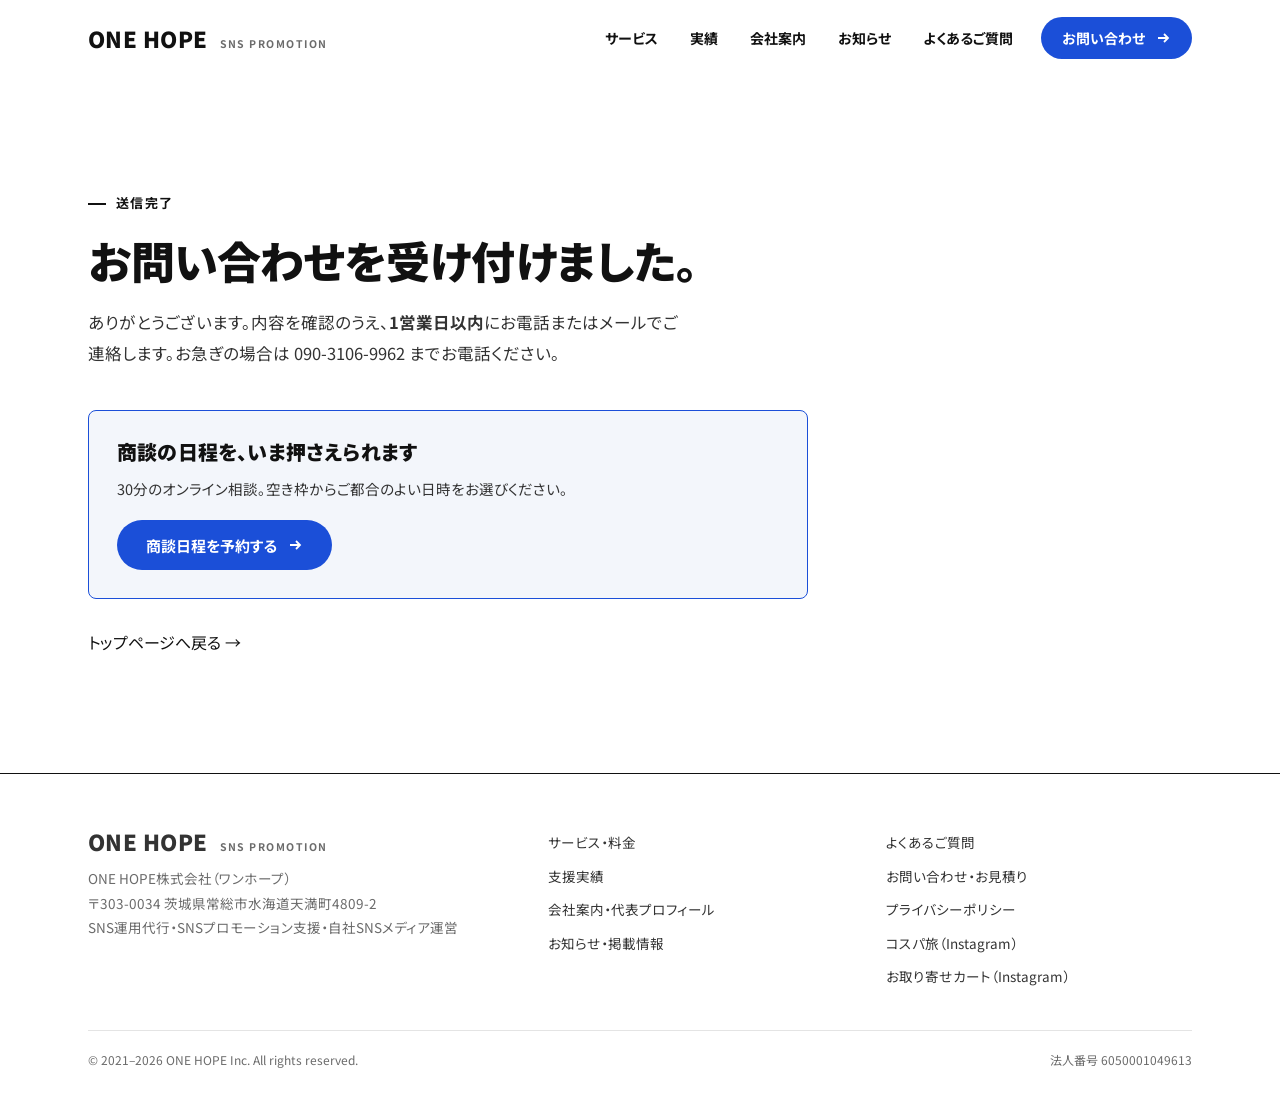
<file: contact/thanks/index.html>
<!doctype html>
<html lang="ja">
<head>
<meta charset="utf-8">
<meta name="viewport" content="width=device-width, initial-scale=1">
<title>お問い合わせを受け付けました｜ONE HOPE株式会社</title>
<meta name="description" content="お問い合わせありがとうございます。1営業日以内に担当者よりご連絡します。">
<link rel="canonical" href="https://onehope.co.jp/contact/thanks/">
<meta name="robots" content="noindex,nofollow">
<meta property="og:type" content="article">
<meta property="og:site_name" content="ONE HOPE株式会社">
<meta property="og:title" content="お問い合わせを受け付けました｜ONE HOPE株式会社">
<meta property="og:description" content="お問い合わせありがとうございます。1営業日以内に担当者よりご連絡します。">
<meta property="og:url" content="https://onehope.co.jp/contact/thanks/">
<meta property="og:image" content="https://onehope.co.jp/assets/ogp.png">
<meta property="og:locale" content="ja_JP">
<meta name="twitter:card" content="summary_large_image">
<link rel="icon" href="/assets/favicon.svg" type="image/svg+xml">
<link rel="preconnect" href="https://fonts.googleapis.com"><link rel="preconnect" href="https://fonts.gstatic.com" crossorigin><link rel="stylesheet" href="https://fonts.googleapis.com/css2?family=Zen+Kaku+Gothic+New:wght@500;700&family=Noto+Sans+JP:wght@400;500;700&family=IBM+Plex+Mono:wght@500;600&display=swap">
<script type="application/ld+json">{"@context": "https://schema.org", "@graph": [{"@type": ["Organization", "ProfessionalService"], "@id": "https://onehope.co.jp/#organization", "name": "ONE HOPE株式会社", "alternateName": ["ワンホープ株式会社", "ONE HOPE Inc.", "ONEHOPE"], "url": "https://onehope.co.jp/", "logo": "https://onehope.co.jp/assets/logo-onehope.png", "foundingDate": "2021-07-27", "founder": {"@id": "https://onehope.co.jp/#ceo"}, "telephone": "+81-90-3106-9962", "email": "yokohari.k@onehope.co.jp", "address": {"@type": "PostalAddress", "postalCode": "303-0034", "addressRegion": "茨城県", "addressLocality": "常総市", "streetAddress": "水海道天満町4809-2", "addressCountry": "JP"}, "areaServed": "JP", "description": "ONE HOPE株式会社は、上場企業・ナショナルクライアントを含む100社・200アカウント以上のSNS運用実績を持つSNS運用代行会社です。総フォロワー57万人超の自社メディア（コスパ旅・お取り寄せカート ほか）の運営で得た数値とロジックに基づき、代理店様・企業様のInstagram・TikTok・X・YouTube運用を安定して支援します。", "sameAs": ["https://www.instagram.com/cosupa_tabi/", "https://www.instagram.com/cosupa_korea/", "https://www.instagram.com/cosupa_tabi.global/", "https://www.instagram.com/otoriyose_cart/", "https://x.com/cosupa_tabi", "https://www.tiktok.com/@cosupa_tabi", "https://media-radar.jp/company1004442.html", "https://www.ipros.com/company/detail/2117784/", "https://info.gbiz.go.jp/hojin/ichiran?hojinBango=6050001049613"], "knowsAbout": ["SNS運用代行", "Instagram運用", "TikTok運用", "X運用", "YouTube運用", "SNSマーケティング", "インフルエンサーマーケティング", "SNS広告運用", "採用SNS", "観光SNSプロモーション"], "hasOfferCatalog": {"@type": "OfferCatalog", "name": "サービス", "itemListElement": [{"@type": "Offer", "itemOffered": {"@type": "Service", "name": "SNS運用代行", "description": "Instagram・TikTok・X・YouTube・LINE。企画、撮影、投稿制作、投稿代行、コメント対応、分析・改善までを一括で。"}}, {"@type": "Offer", "itemOffered": {"@type": "Service", "name": "インフルエンサーマーケティング", "description": "自社メディア運営で築いた旅行・グルメ系インフルエンサーとの関係値を活かし、キャスティングから条件調整、投稿管理、レポートまで一括で。"}}, {"@type": "Offer", "itemOffered": {"@type": "Service", "name": "SNS戦略設計・アカウント初期設計", "description": "ベンチマーク選定、アカウント名・自己紹介文、ハイライト、固定投稿、投稿クリエイティブの詳細設計まで。単発の「インスタトライアル」としてもご依頼いただけます。"}}, {"@type": "Offer", "itemOffered": {"@type": "Service", "name": "SNSコンサルティング・内製化支援", "description": "社内で運用を続けたい企業様へ。立ち上げ設計から、企画・撮影・制作の内製化、定例コンサル、担当者向けチャットサポートまで。"}}, {"@type": "Offer", "itemOffered": {"@type": "Service", "name": "自社メディアPR（コスパ旅・お取り寄せカート）", "description": "総フォロワー約30万人（Instagram・X・TikTok合計）の旅行・おでかけメディア「コスパ旅」、約9万人のグルメメディア「お取り寄せカート」でのタイアップPR。宿泊施設・自治体・食品メーカー様の実績多数。"}}, {"@type": "Offer", "itemOffered": {"@type": "Service", "name": "広告代理店様向けパートナー運用", "description": "代理店様の運用パートナーとして、貴社名義での運用・報告に対応します。営業・提案段階からの同席、提案資料の作成支援も可能です。"}}]}}, {"@type": "Person", "@id": "https://onehope.co.jp/#ceo", "name": "横張 一希", "alternateName": "Kazuki Yokohari", "jobTitle": "代表取締役", "worksFor": {"@id": "https://onehope.co.jp/#organization"}, "url": "https://onehope.co.jp/company/", "sameAs": ["https://freelance-meikan.com/freelance/1093", "https://freelance-meikan.com/column/4333/", "https://youtu.be/bw4kMr-M6YY"], "description": "大学在学中に旅行系SNSメディア「コスパ旅」を立ち上げ、2021年にONE HOPE株式会社を設立。Instagramを中心に観光・レジャー、採用領域のSNS運用を得意とする。"}, {"@type": "WebSite", "@id": "https://onehope.co.jp/#website", "url": "https://onehope.co.jp/", "name": "ONE HOPE株式会社", "publisher": {"@id": "https://onehope.co.jp/#organization"}, "inLanguage": "ja"}, {"@type": "WebPage", "@id": "https://onehope.co.jp/contact/thanks/#webpage", "url": "https://onehope.co.jp/contact/thanks/", "name": "お問い合わせを受け付けました", "description": "お問い合わせありがとうございます。1営業日以内に担当者よりご連絡します。", "isPartOf": {"@id": "https://onehope.co.jp/#website"}, "about": {"@id": "https://onehope.co.jp/#organization"}, "inLanguage": "ja", "dateModified": "2026-10-20"}, {"@type": "BreadcrumbList", "itemListElement": [{"@type": "ListItem", "position": 1, "name": "ホーム", "item": "https://onehope.co.jp/"}, {"@type": "ListItem", "position": 2, "name": "お問い合わせを受け付けました", "item": "https://onehope.co.jp/contact/thanks/"}]}]}</script>
<script async src="https://www.googletagmanager.com/gtag/js?id=G-PHNVMCRT2P"></script>
<script>window.dataLayer=window.dataLayer||[];function gtag(){dataLayer.push(arguments);}gtag('js',new Date());gtag('config','G-PHNVMCRT2P',{anonymize_ip:true});
document.addEventListener('click',function(e){var a=e.target.closest('a,button');if(!a)return;var h=a.getAttribute('href')||'';
if(h.indexOf('mailto:')===0)gtag('event','contact_mail',{location:location.pathname});
else if(h.indexOf('tel:')===0)gtag('event','contact_tel',{location:location.pathname,label:a.getAttribute('data-ga')||'link'});
else if(a.getAttribute('data-ga')==='timerex')gtag('event','timerex_click',{location:location.pathname});
else if(a.classList.contains('btn-primary'))gtag('event','cta_click',{label:(a.textContent||'').trim().slice(0,30),location:location.pathname});
else if(a.classList.contains('reel'))gtag('event','reel_click',{label:a.getAttribute('aria-label')||''});
else if(/instagram\.com|tiktok\.com|youtube\.com|x\.com/.test(h))gtag('event','sns_outbound',{url:h});});
</script>
<link rel="stylesheet" href="/assets/site.css">
</head>
<body>

<header class="site-header">
  <div class="container">
    <a class="brand" href="/" aria-label="ONE HOPE株式会社 トップページ">ONE HOPE<small>SNS PROMOTION</small></a>
    <button class="nav-toggle" aria-expanded="false" aria-controls="nav" data-nav-toggle>メニュー</button>
    <nav class="nav" id="nav" aria-label="サイト内">
      <a href="/service/">サービス</a><a href="/works/">実績</a><a href="/company/">会社案内</a><a href="/news/">お知らせ</a><a href="/faq/">よくあるご質問</a>
      <a class="btn btn-primary" href="/contact/">お問い合わせ <svg viewBox="0 0 16 16" fill="none" stroke="currentColor" stroke-width="1.8" aria-hidden="true"><path d="M3 8h10M9 4l4 4-4 4"/></svg></a>
    </nav>
  </div>
</header>
<main id="main">

<section class="section thanks">
  <div class="container">
    <div class="thanks-box">
      <div class="label-ja">送信完了</div>
      <h1>お問い合わせを受け付けました。</h1>
      <p class="lead">ありがとうございます。内容を確認のうえ、<strong>1営業日以内</strong>にお電話またはメールでご連絡します。お急ぎの場合は <a class="mono" href="tel:09031069962">090-3106-9962</a> までお電話ください。</p>
      <div class="thanks-cta">
        <h2>商談の日程を、いま押さえられます</h2>
        <p>30分のオンライン相談。空き枠からご都合のよい日時をお選びください。</p>
        <a class="btn btn-primary" href="https://timerex.net/s/yokohari.k_2219/51fac55e/" target="_blank" rel="noopener" data-ga="timerex">商談日程を予約する <svg viewBox="0 0 16 16" fill="none" stroke="currentColor" stroke-width="1.8" aria-hidden="true"><path d="M3 8h10M9 4l4 4-4 4"/></svg></a>
      </div>
      <p style="margin-top:28px"><a href="/">トップページへ戻る →</a></p>
    </div>
  </div>
</section>
<script>(function(){var d=null;try{d=JSON.parse(sessionStorage.getItem('oh_lead')||'null');sessionStorage.removeItem('oh_lead');}catch(e){}if(!d||!window.gtag)return;gtag('event','generate_lead',{method:'form',inquiry_id:d.inquiry_id,inquiry_type:d.inquiry_type,heard_from:d.heard_from,source_page:d.source_page,landing_page:d.landing_page,first_referrer:d.first_referrer});})();</script>
</main>

<a class="callbar" href="tel:09031069962" data-ga="callbar" aria-label="電話で相談する"><svg viewBox="0 0 24 24" fill="none" stroke="currentColor" stroke-width="2" aria-hidden="true"><path d="M22 16.9v3a2 2 0 0 1-2.2 2 19.8 19.8 0 0 1-8.6-3.1 19.5 19.5 0 0 1-6-6A19.8 19.8 0 0 1 2.1 4.2 2 2 0 0 1 4.1 2h3a2 2 0 0 1 2 1.7c.1.9.4 1.8.7 2.6a2 2 0 0 1-.5 2.1L8 9.7a16 16 0 0 0 6 6l1.3-1.3a2 2 0 0 1 2.1-.4c.8.3 1.7.6 2.6.7a2 2 0 0 1 1.7 2z"/></svg><span>電話で相談する<small>090-3106-9962</small></span></a>
<footer class="site-footer">
  <div class="container">
    <div class="footer-grid">
      <div>
        <a class="brand" href="/">ONE HOPE<small>SNS PROMOTION</small></a>
        <address>ONE HOPE株式会社（ワンホープ）<br>〒303-0034 茨城県常総市水海道天満町4809-2<br>SNS運用代行・SNSプロモーション支援・自社SNSメディア運営</address>
      </div>
      <div>
        <ul>
          <li><a href="/service/">サービス・料金</a></li>
          <li><a href="/works/">支援実績</a></li>
          <li><a href="/company/">会社案内・代表プロフィール</a></li>
          <li><a href="/news/">お知らせ・掲載情報</a></li>
        </ul>
      </div>
      <div>
        <ul>
          <li><a href="/faq/">よくあるご質問</a></li>
          <li><a href="/contact/">お問い合わせ・お見積り</a></li>
          <li><a href="/privacy/">プライバシーポリシー</a></li>
          <li><a href="https://www.instagram.com/cosupa_tabi/" rel="noopener" target="_blank">コスパ旅（Instagram）</a></li>
          <li><a href="https://www.instagram.com/otoriyose_cart/" rel="noopener" target="_blank">お取り寄せカート（Instagram）</a></li>
        </ul>
      </div>
    </div>
    <div class="legal"><span>© 2021–2026 ONE HOPE Inc. All rights reserved.</span><span class="mono">法人番号 6050001049613</span></div>
  </div>
</footer>
<script src="/assets/site.js" defer></script>
</body>
</html>
</file>
<file: assets/site.css>
:root{
  --ground:#FFFFFF; --surface:#FFFFFF; --surface-2:#F3F6FB;
  --ink:#111111; --ink-2:#333333; --muted:#6B6B6B; --line:#E4E4E4; --line-strong:#111111;
  --accent:#1B4FD8; --accent-strong:#12399F; --on-accent:#FFFFFF;
  --radius:4px;
  --font:"Noto Sans JP","Hiragino Kaku Gothic ProN","Hiragino Sans","Yu Gothic",sans-serif;
  --measure:36em; --container:1200px;
  color-scheme:light;
}
*{box-sizing:border-box}
html{-webkit-text-size-adjust:100%;scroll-behavior:smooth}
@media (prefers-reduced-motion:reduce){html{scroll-behavior:auto} *,*::before,*::after{animation:none!important;transition:none!important}}
body{margin:0;background:var(--ground);color:var(--ink);font-family:var(--font);font-size:16px;line-height:1.9;font-feature-settings:"palt";-webkit-font-smoothing:antialiased}
img{max-width:100%;height:auto;display:block}
a{color:inherit;text-decoration:none}
a:hover{text-decoration:underline;text-underline-offset:.2em}
:focus-visible{outline:2px solid var(--accent);outline-offset:3px}
h1,h2,h3,h4{font-weight:900;line-height:1.3;margin:0;letter-spacing:.01em;text-wrap:balance}
p{margin:0} ul,ol{margin:0;padding:0;list-style:none}
.container{max-width:var(--container);margin:0 auto;padding:0 clamp(20px,4vw,48px)}
.label{font-size:12px;font-weight:700;letter-spacing:.18em;color:var(--muted);margin-bottom:16px;text-transform:uppercase}
.label-ja{font-size:13px;font-weight:700;letter-spacing:.1em;color:var(--ink);margin-bottom:16px;display:flex;align-items:center;gap:10px}
.label-ja::before{content:"";width:18px;height:2px;background:var(--ink)}
.eyebrow{font-size:12px;font-weight:700;letter-spacing:.18em;color:var(--accent);margin-bottom:16px;text-transform:uppercase}
.mono{font-variant-numeric:tabular-nums}
.lead{font-size:16.5px;color:var(--ink-2);max-width:var(--measure)}
.section{padding:clamp(72px,9vw,128px) 0}
.section-tight{padding:clamp(40px,6vw,64px) 0}
.section-head{display:grid;grid-template-columns:minmax(0,1.1fr) minmax(0,1fr);gap:24px 64px;align-items:end;margin-bottom:clamp(36px,5vw,64px)}
.section-head h2{font-size:clamp(30px,3.8vw,44px);letter-spacing:-.005em}
.section-head p{color:var(--ink-2);max-width:var(--measure);font-size:15.5px}
@media (max-width:820px){.section-head{grid-template-columns:1fr}}
.alt{background:var(--surface-2)}
.btn{display:inline-flex;align-items:center;gap:10px;padding:16px 28px;border-radius:999px;font-weight:700;font-size:15px;line-height:1;border:1.5px solid transparent;cursor:pointer;transition:background .15s,color .15s,border-color .15s,transform .15s}
.btn:hover{text-decoration:none;transform:translateY(-1px)}
.btn-primary{background:var(--accent);color:var(--on-accent)}
.btn-primary:hover{background:var(--accent-strong);color:var(--on-accent)}
.btn-ghost{background:transparent;color:var(--ink);border-color:var(--ink)}
.btn-ghost:hover{background:var(--ink);color:var(--ground)}
.btn svg{width:16px;height:16px}

/* header */
.site-header{position:sticky;top:0;z-index:50;background:color-mix(in srgb,var(--ground) 92%,transparent);backdrop-filter:blur(10px)}
.site-header .container{display:flex;align-items:center;justify-content:space-between;height:76px;gap:24px}
.brand{display:flex;align-items:baseline;gap:12px;color:var(--ink);font-weight:900;letter-spacing:.02em;font-size:22px;line-height:1}
.brand:hover{text-decoration:none}
.brand small{font-weight:700;font-size:10.5px;letter-spacing:.14em;color:var(--muted)}
.brand-mark{display:none}
.nav{display:flex;align-items:center;gap:4px}
.nav a{color:var(--ink);font-size:14px;font-weight:700;padding:8px 14px;border-radius:999px}
.nav a:hover{background:var(--surface-2);text-decoration:none}
.nav a[aria-current="page"]{text-decoration:underline;text-underline-offset:.45em;text-decoration-thickness:2px}
.nav .btn{margin-left:10px;padding:12px 20px;font-size:14px}
.nav a.btn-primary{color:var(--on-accent);background:var(--accent)}
.nav a.btn-primary:hover{background:var(--accent-strong);color:var(--on-accent)}
.nav-toggle{display:none;background:none;border:1.5px solid var(--ink);border-radius:999px;padding:8px 14px;color:var(--ink);font-family:var(--font);font-size:13px;font-weight:700}
@media (max-width:920px){
  .nav{display:none;position:absolute;left:0;right:0;top:76px;background:var(--ground);border-bottom:1px solid var(--line);flex-direction:column;align-items:stretch;padding:12px 20px 20px;gap:2px}
  .nav.open{display:flex}
  .nav a{padding:12px 8px;font-size:16px;border-radius:0}
  .nav .btn{margin:10px 0 0;justify-content:center}
  .nav-toggle{display:inline-block}
}

/* hero */
.hero{padding:clamp(40px,6vw,88px) 0 clamp(32px,5vw,64px);overflow:hidden}
.hero-grid{display:grid;grid-template-columns:minmax(0,1.05fr) minmax(0,1fr);gap:40px;align-items:center}
@media (max-width:920px){.hero-grid{grid-template-columns:1fr}}
.hero h1{font-size:clamp(40px,6vw,76px);line-height:1.12;letter-spacing:-.015em;font-weight:900}
.hero h1 small{display:block;font-size:clamp(13px,1.2vw,16px);font-weight:700;letter-spacing:.14em;margin-bottom:26px;color:var(--accent)}
.hero h1 .mark{color:var(--accent)}
.hero .lead{margin-top:28px;font-size:clamp(15.5px,1.3vw,17.5px)}
.hero-cta{display:flex;flex-wrap:wrap;gap:12px;margin-top:34px}
.hero-note{margin-top:18px;font-size:13px;color:var(--muted)}
.reels{display:grid;grid-template-columns:repeat(4,minmax(0,1fr));gap:12px;align-items:end}
.reel{position:relative;border-radius:8px;overflow:hidden;background:var(--surface-2);aspect-ratio:9/16;display:block}
.reel img{width:100%;height:100%;object-fit:cover;transition:transform .4s}
.reel:hover img{transform:scale(1.04)}
.reel .v{position:absolute;left:10px;bottom:10px;color:#fff;font-size:12.5px;font-weight:700;text-shadow:0 1px 6px rgba(0,0,0,.7);display:flex;align-items:center;gap:5px}
.reel .v::before{content:"";width:0;height:0;border-left:8px solid #fff;border-top:5px solid transparent;border-bottom:5px solid transparent;filter:drop-shadow(0 1px 3px rgba(0,0,0,.6))}
.reels .r1,.reels .r3{margin-bottom:56px}
@media (max-width:520px){.reels{grid-template-columns:repeat(3,minmax(0,1fr))}.reels .r4{display:none}.reels .r1,.reels .r3{margin-bottom:28px}}
.quicklinks{margin-top:clamp(48px,6vw,80px);display:grid;grid-template-columns:repeat(4,minmax(0,1fr));border:1.5px solid var(--ink);border-radius:6px;overflow:hidden}
@media (max-width:820px){.quicklinks{grid-template-columns:1fr 1fr}}
.quicklinks a{display:flex;align-items:center;justify-content:space-between;gap:12px;padding:20px 22px;font-weight:700;font-size:15px;border-right:1.5px solid var(--ink);background:var(--ground)}
.quicklinks a:last-child{border-right:0}
@media (max-width:820px){.quicklinks a:nth-child(2){border-right:0}.quicklinks a:nth-child(-n+2){border-bottom:1.5px solid var(--ink)}}
.quicklinks a:hover{background:var(--ink);color:var(--ground);text-decoration:none}
.quicklinks a span.arrow{font-weight:400}

/* client strip */
.strip{border-top:1.5px solid var(--accent);border-bottom:1.5px solid var(--accent);padding:18px 0;overflow:hidden;white-space:nowrap}
.strip-inner{display:inline-flex;gap:0;animation:marquee 60s linear infinite}
.strip:hover .strip-inner{animation-play-state:paused}
.strip span{font-weight:700;font-size:15px;letter-spacing:.04em;padding:0 28px;position:relative}
.strip span::after{content:"/";position:absolute;right:-6px;color:var(--muted);font-weight:400}
@keyframes marquee{from{transform:translateX(0)}to{transform:translateX(-50%)}}
.strip-note{font-size:12px;color:var(--muted);margin-top:10px}

/* hero reel wall (vertical columns) */
.reelwall{position:relative;height:560px;overflow:hidden;display:grid;grid-template-columns:repeat(3,minmax(0,1fr));gap:12px;-webkit-mask-image:linear-gradient(to bottom,transparent 0,#000 8%,#000 92%,transparent 100%);mask-image:linear-gradient(to bottom,transparent 0,#000 8%,#000 92%,transparent 100%)}
.reelcol{display:flex;flex-direction:column;gap:12px;animation:colup 46s linear infinite;will-change:transform}
.reelcol.dn{animation-name:coldn;animation-duration:54s}
.reelcol.c3{animation-duration:60s}
.reelwall:hover .reelcol{animation-play-state:paused}
.reelcol .reel{flex:none;border-radius:8px}
.reelcol .reel .v{font-size:13px}
.reel .m{position:absolute;left:8px;top:8px;font-size:10px;font-weight:700;color:#fff;background:rgba(0,0,0,.55);border-radius:999px;padding:3px 8px;letter-spacing:.03em;line-height:1.3;max-width:calc(100% - 16px);white-space:nowrap;overflow:hidden;text-overflow:ellipsis}
.reel .m i{font-style:normal;opacity:.75;margin-left:5px;font-weight:500}
@keyframes colup{from{transform:translateY(0)}to{transform:translateY(-50%)}}
@keyframes coldn{from{transform:translateY(-50%)}to{transform:translateY(0)}}
@media (max-width:920px){.reelwall{height:460px}}
@media (prefers-reduced-motion:reduce){.reelcol{animation:none!important}}

.hero-grid > *{min-width:0}
.disc{gap:6px}
.disc .unit{margin-top:2px}
/* mobile hero strip */
.hero-strip{display:none}
@media (max-width:920px){
  .hero-strip{display:block;overflow:hidden;margin:22px -20px 6px;padding:2px 0}
  .hero-strip .wall-row{animation-duration:70s}
  .hero-strip .reel{width:124px;flex:none;border-radius:8px}
  .hero-strip .reel .m{font-size:9px;padding:2px 6px}
  .hero .lead{margin-top:18px}
  .reelwall{height:0;display:none}
}

/* hero background mosaic (mobile-first) */
.hero{position:relative}
.hero-bg{position:absolute;inset:0;z-index:0;overflow:hidden;pointer-events:none}
.hero-bg .mos{position:absolute;inset:-6%;display:grid;grid-template-columns:repeat(5,1fr);gap:6px;filter:blur(12px) saturate(1.2);opacity:.7;transform:scale(1.06)}
.hero-bg .mos img{width:100%;height:100%;object-fit:cover;aspect-ratio:9/16}
.hero-bg::after{content:"";position:absolute;inset:0;background:linear-gradient(180deg,rgba(255,255,255,.45) 0%,rgba(255,255,255,.88) 34%,rgba(255,255,255,.97) 66%,#fff 100%)}
.hero .container{position:relative;z-index:1}
.numbers-first .section-head{margin-bottom:28px}
@media (min-width:921px){.hero-bg .mos{opacity:.28;grid-template-columns:repeat(10,1fr)}.hero-bg::after{background:linear-gradient(90deg,rgba(255,255,255,.98) 0%,rgba(255,255,255,.92) 55%,rgba(255,255,255,.55) 100%)}}

/* reasons with figures */
.reasons{grid-template-columns:repeat(2,minmax(0,1fr));gap:0 56px}
.reason{display:grid;grid-template-columns:minmax(0,1fr) 200px;gap:24px;align-items:start}
@media (max-width:700px){.reason{grid-template-columns:1fr}.reason .fig{order:-1;max-width:240px}}
.reason .fig{width:100%;aspect-ratio:1/1}
.reason .fig svg,.reason .fig img{width:100%;height:100%;display:block}
.fig .ink{fill:var(--ink)} .fig .acc{fill:var(--accent)} .fig .mut{fill:#C9CFD8} .fig .ln{stroke:var(--ink);fill:none;stroke-width:1.5} .fig .lna{stroke:var(--accent);fill:none;stroke-width:2}
.fig text{font-family:var(--font);font-weight:700;fill:var(--ink)}
.fig .t-mut{fill:var(--muted);font-weight:500}

/* case comparison chart */
.case-chart{display:grid;grid-template-columns:1fr;gap:6px;padding:12px 0 4px}
.case-chart .cc-title{font-size:11.5px;color:var(--muted);font-weight:700;letter-spacing:.04em}
.case-chart svg{width:100%;height:78px;display:block;overflow:visible}
.case-chart .bar-b{fill:#D7DCE4} .case-chart .bar-a{fill:var(--accent)}
.case-chart text{font-family:var(--font);font-size:11px;fill:var(--ink)}
.case-chart .mult{font-size:15px;font-weight:900;fill:var(--accent)}
.case-chart .lab{fill:var(--muted);font-weight:500}

/* clients band */
.clients-band .label-ja{margin-bottom:12px;padding-top:8px}
.strip-logo{border-bottom:0;padding:14px 0}
.strip-logo .strip-inner{animation-duration:80s}
.strip-logo .lg{display:inline-flex;align-items:center;justify-content:center;height:44px;padding:0 28px}
.strip-logo .lg::after{content:none}
.strip-logo .lg img{max-height:36px;max-width:150px;width:auto;object-fit:contain;filter:grayscale(1);opacity:.85}
.strip-txt{border-top-width:1px;border-bottom-width:1px}
.strip-txt .strip-inner{animation-duration:70s;animation-direction:reverse}
.strip-txt span{font-size:14px}

/* stats */
.stats{display:grid;grid-template-columns:repeat(4,minmax(0,1fr));gap:32px}
@media (max-width:820px){.stats{grid-template-columns:1fr 1fr;gap:28px 16px}}
@media (max-width:600px){.stats{grid-template-columns:1fr;gap:22px}.stat-v{font-size:40px;white-space:normal}.stat-l{max-width:none}}
.stat-v{font-size:clamp(40px,4.6vw,64px);font-weight:900;line-height:1;letter-spacing:-.03em;font-variant-numeric:tabular-nums;white-space:nowrap;color:var(--accent)}
.stat-v small{font-size:clamp(14px,1.3vw,18px);font-weight:700;margin-left:6px;letter-spacing:0}
.stat-l{font-size:13px;color:var(--muted);margin-top:12px;line-height:1.6;max-width:16em}

/* numbers grid */
.ngrid{display:grid;grid-template-columns:repeat(4,minmax(0,1fr));border:1.5px solid var(--ink);border-radius:6px;overflow:hidden;background:var(--ground);margin:8px 0 20px}
@media (max-width:820px){.ngrid{grid-template-columns:repeat(2,minmax(0,1fr))}}
.ncell{padding:28px 24px 26px;border-right:1px solid var(--line);border-bottom:1px solid var(--line);display:flex;flex-direction:column;gap:6px;min-width:0}
.ncell:nth-child(4n){border-right:0}
.ncell:nth-child(n+5){border-bottom:0}
@media (max-width:820px){.ncell{padding:22px 18px 20px}.ncell:nth-child(4n){border-right:1px solid var(--line)}.ncell:nth-child(2n){border-right:0}.ncell:nth-child(n+5){border-bottom:1px solid var(--line)}.ncell:nth-child(n+7){border-bottom:0}}
.ncell .nv{display:flex;align-items:baseline;gap:6px;flex-wrap:wrap}
.ncell .num{font-size:clamp(34px,3.4vw,50px);font-weight:900;letter-spacing:-.035em;line-height:1;font-variant-numeric:tabular-nums;color:var(--accent)}
.ncell .unit{font-size:13px;font-weight:700;color:var(--ink)}
.ncell .nl{font-size:14px;font-weight:700;color:var(--ink);margin-top:4px}
.ncell .nc{font-size:11.5px;color:var(--muted);line-height:1.5}
@media (max-width:600px){.ncell .num{font-size:30px}.ncell .nl{font-size:13px}}

/* numbers gauges (old) */
:root{--ring-bg:#DCE3EF}
.gauges{display:grid;grid-template-columns:repeat(4,minmax(0,1fr));gap:36px 24px;margin:8px 0 24px}
@media (max-width:920px){.gauges{grid-template-columns:repeat(4,minmax(0,1fr));gap:28px 12px}}
@media (max-width:600px){.gauges{grid-template-columns:repeat(2,minmax(0,1fr));gap:24px 12px}}
.gauge{position:relative;display:flex;flex-direction:column;align-items:center;text-align:center}
.gauge svg{width:100%;max-width:190px;aspect-ratio:1/1;display:block}
.gauge .gv{position:absolute;top:0;left:0;right:0;height:min(100%,190px);display:flex;flex-direction:column;align-items:center;justify-content:center;gap:4px;pointer-events:none}
.gauge .gv{aspect-ratio:1/1;max-width:190px;margin:0 auto;height:auto}
.gauge .num{font-size:clamp(24px,2.6vw,36px);font-weight:900;letter-spacing:-.03em;line-height:1;font-variant-numeric:tabular-nums;color:var(--ink)}
.gauge .unit{font-size:11.5px;font-weight:700;color:var(--muted);line-height:1.3;max-width:9em}
.gauge.fill svg circle:first-child{fill:var(--accent)}
.gauge.fill .num,.gauge.fill .unit{color:#fff}
.gauge.fill svg circle:last-child{stroke:#fff;opacity:.35}
.gl{font-size:13px;font-weight:700;color:var(--ink);margin-top:12px;line-height:1.5;max-width:14em}
@media (max-width:600px){.gauge .num{font-size:22px}.gauge .unit{font-size:10.5px}.gl{font-size:12px}}

/* numbers circles (old) */
.circles{display:grid;grid-template-columns:repeat(4,minmax(0,1fr));gap:28px 20px;margin:8px 0 24px}
@media (max-width:920px){.circles{grid-template-columns:repeat(3,minmax(0,1fr))}}
@media (max-width:600px){.circles{grid-template-columns:repeat(2,minmax(0,1fr));gap:20px 14px}}
.circle{display:flex;flex-direction:column;align-items:center;text-align:center}
.disc{width:100%;max-width:200px;aspect-ratio:1/1;border-radius:50%;border:2.5px solid var(--accent);background:var(--ground);display:flex;flex-direction:column;align-items:center;justify-content:center;gap:2px;padding:12px}
.circle.fill .disc{background:var(--accent);border-color:var(--accent);color:#fff}
.disc .num{font-size:clamp(26px,3vw,40px);font-weight:900;letter-spacing:-.03em;line-height:1;font-variant-numeric:tabular-nums;color:var(--accent)}
.circle.fill .disc .num{color:#fff}
.disc .unit{font-size:12px;font-weight:700;color:var(--ink-2);line-height:1.3;max-width:10em}
.circle.fill .disc .unit{color:rgba(255,255,255,.9)}
.cl{font-size:13px;font-weight:700;color:var(--ink);margin-top:12px;line-height:1.5;max-width:14em}
@media (max-width:600px){.disc .num{font-size:24px}.disc .unit{font-size:11px}.cl{font-size:12px}}

/* retention */
.retention{display:grid;grid-template-columns:minmax(0,1.1fr) minmax(0,1fr);gap:24px 64px;align-items:center;padding:8px 0}
@media (max-width:820px){.retention{grid-template-columns:1fr}}
.ret-head h2{font-size:clamp(24px,3vw,32px)}
.ret-head p{margin-top:12px;color:var(--ink-2);font-size:15px;max-width:var(--measure)}
.rets{display:grid;grid-template-columns:repeat(3,minmax(0,1fr));gap:16px}
.ret{border-left:2px solid var(--accent);padding-left:16px}
.ret-v{font-size:clamp(34px,4vw,56px);font-weight:900;line-height:1;letter-spacing:-.03em;color:var(--accent);font-variant-numeric:tabular-nums}
.ret-v small{font-size:16px;font-weight:700;margin-left:3px}
.ret-l{font-size:13px;color:var(--ink-2);margin-top:8px;font-weight:700}
.ret-note{grid-column:1/-1;font-size:11.5px;color:var(--muted);line-height:1.7;max-width:72em}
@media (max-width:600px){.rets{grid-template-columns:1fr 1fr 1fr;gap:10px}.ret-v{font-size:28px}}

/* thumbnail wall (own media) */
.wall{overflow:hidden;padding:8px 0}
.wall-row{display:flex;gap:12px;width:max-content;animation:marquee 90s linear infinite;margin-bottom:12px}
.wall-row.rev{animation-direction:reverse}
.wall:hover .wall-row{animation-play-state:paused}
.wall .reel{width:180px;flex:none;border-radius:8px}
@media (max-width:600px){.wall .reel{width:130px}}
.wall-cap{display:flex;flex-wrap:wrap;justify-content:space-between;gap:8px 24px;font-size:13px;color:var(--muted);margin-top:14px}

/* logo groups -> name lists */
.logo-groups{display:grid;grid-template-columns:minmax(0,1fr) minmax(0,2fr);gap:40px}
@media (max-width:820px){.logo-groups{grid-template-columns:1fr}}
.logo-group h3{font-size:13px;font-weight:700;color:var(--muted);letter-spacing:.1em;margin-bottom:14px;display:flex;align-items:center;gap:10px}
.logo-group h3 .mono{font-size:11px;color:var(--ink)}
.names{display:flex;flex-wrap:wrap;gap:8px}
.names li{border:1.5px solid var(--accent);border-radius:999px;padding:8px 16px;font-size:14px;font-weight:700;color:var(--accent-strong)}
.logo-note{font-size:12.5px;color:var(--muted);margin-top:18px}

/* reasons */
.reasons{display:grid;grid-template-columns:repeat(2,minmax(0,1fr));gap:0 64px}
@media (max-width:820px){.reasons{grid-template-columns:1fr}}
.reason{padding:32px 0;border-top:1.5px solid var(--ink)}
.reason .k{font-size:12px;font-weight:700;letter-spacing:.18em;color:var(--accent);margin-bottom:12px}
.reason h3{font-size:22px;margin-bottom:12px}
.reason p{color:var(--ink-2);font-size:15px}

/* rules */
.rules{display:grid;grid-template-columns:repeat(3,minmax(0,1fr));gap:0 40px;counter-reset:rule}
@media (max-width:920px){.rules{grid-template-columns:repeat(2,minmax(0,1fr))}}
@media (max-width:600px){.rules{grid-template-columns:1fr}}
.rule-item{padding:26px 0;border-top:1px solid var(--line);counter-increment:rule}
.rule-item::before{content:counter(rule,decimal-leading-zero);font-size:13px;font-weight:900;color:var(--accent);letter-spacing:.1em;display:block;margin-bottom:10px}
.rule-item h3{font-size:17px;margin-bottom:8px}
.rule-item p{font-size:14px;color:var(--ink-2)}

/* services */
.services{display:grid;grid-template-columns:repeat(3,minmax(0,1fr));gap:0 40px}
@media (max-width:920px){.services{grid-template-columns:repeat(2,minmax(0,1fr))}}
@media (max-width:600px){.services{grid-template-columns:1fr}}
.service{padding:30px 0 34px;border-top:1.5px solid var(--ink);display:flex;flex-direction:column;gap:12px}
.service h3{font-size:20px}
.service p{font-size:14.5px;color:var(--ink-2)}
.service ul{margin-top:4px;display:grid;gap:6px;font-size:13.5px;color:var(--ink-2)}
.service li{padding-left:16px;position:relative}
.service li::before{content:"";position:absolute;left:0;top:.85em;width:8px;height:1.5px;background:var(--ink)}
.service .more{margin-top:auto;padding-top:12px;font-size:14px;font-weight:700}

/* pricing */
.price-note{display:grid;grid-template-columns:1fr 1fr auto;gap:32px;align-items:center;border:1.5px solid var(--ink);border-radius:6px;padding:32px}
@media (max-width:920px){.price-note{grid-template-columns:1fr}}
.price-note .k{font-size:12px;letter-spacing:.14em;font-weight:700;color:var(--muted);display:block;margin-bottom:8px}
.price-note p{font-size:14.5px;color:var(--ink-2)}

/* steps */
.steps{display:grid;grid-template-columns:repeat(8,minmax(0,1fr));gap:0;counter-reset:step}
@media (max-width:920px){.steps{grid-template-columns:repeat(4,minmax(0,1fr))}}
@media (max-width:600px){.steps{grid-template-columns:repeat(2,minmax(0,1fr))}}
.step{padding:18px 14px 0 0;border-top:1.5px solid var(--line);position:relative;counter-increment:step;min-width:0}
.step::before{content:"STEP " counter(step,decimal-leading-zero);font-size:11px;font-weight:900;letter-spacing:.12em;display:block;margin-bottom:8px;color:var(--accent)}
.step h4{font-size:15px;margin-bottom:6px}
.step p{font-size:12.5px;color:var(--muted);line-height:1.7}
.step.month{border-top-color:var(--ink)}
.steps-cap{display:flex;flex-wrap:wrap;gap:8px 28px;font-size:13px;color:var(--muted);margin-top:22px}
.steps-cap span::before{content:"";display:inline-block;width:18px;height:2px;background:var(--ink);margin-right:8px;vertical-align:middle}
.steps-cap span.g::before{background:var(--line)}

/* team */
.team{display:grid;grid-template-columns:1.1fr 1fr;gap:48px;align-items:center}
@media (max-width:820px){.team{grid-template-columns:1fr}}
.roles{display:grid;grid-template-columns:repeat(3,minmax(0,1fr));gap:10px}
.role{border:1.5px solid var(--ink);border-radius:6px;padding:14px;font-size:13.5px;text-align:center;font-weight:700}
.role .k{font-size:10.5px;letter-spacing:.12em;color:var(--muted);display:block;margin-bottom:4px;font-weight:700}
.role.lead{grid-column:1/-1;background:var(--accent);color:var(--on-accent);border-color:var(--accent)}
.role.lead .k{color:color-mix(in srgb,var(--ground) 70%,transparent)}

/* cases */
.cases{display:grid;grid-template-columns:repeat(3,minmax(0,1fr));gap:0 40px}
@media (max-width:920px){.cases{grid-template-columns:repeat(2,minmax(0,1fr))}}
@media (max-width:600px){.cases{grid-template-columns:1fr}}
.case{border-top:4px solid var(--cc,var(--ink));padding:24px 0 30px;display:flex;flex-direction:column}
.case-head{display:flex;justify-content:space-between;align-items:flex-start;gap:12px}
.case-head .ind{font-size:12px;letter-spacing:.12em;color:var(--cc,var(--muted));font-weight:700;display:inline-flex;align-items:center;gap:8px}
.case-head .ind::before{content:"";width:10px;height:10px;border-radius:50%;background:var(--cc,var(--muted))}
.case h3{font-size:19px;margin-top:6px}
.case-body{padding-top:14px;display:flex;flex-direction:column;gap:14px;flex:1}
.case-body p{font-size:14px;color:var(--ink-2)}
.kpis{display:grid;grid-template-columns:repeat(auto-fit,minmax(96px,1fr));gap:12px;padding-top:6px}
.kpi-v{font-size:22px;font-weight:900;white-space:nowrap;letter-spacing:-.02em;line-height:1.15;font-variant-numeric:tabular-nums;color:var(--cc,var(--accent))}
.kpi-l{font-size:11.5px;color:var(--muted);line-height:1.5;margin-top:4px}
.tags{display:flex;flex-wrap:wrap;gap:6px;margin-top:auto;padding-top:8px}
.tag{font-size:11.5px;color:var(--ink-2);background:color-mix(in srgb,var(--cc,#888) 10%,#fff);padding:3px 9px;border-radius:3px;font-weight:700}
.case-note{font-size:12.5px;color:var(--muted);border-left:2px solid var(--cc,var(--line-strong));padding-left:10px}
.works-filter{display:flex;flex-wrap:wrap;gap:8px;margin-bottom:28px}
.works-filter button{font-family:var(--font);font-size:13px;font-weight:700;padding:8px 16px;border:1.5px solid var(--ink);background:var(--ground);color:var(--ink);border-radius:999px;cursor:pointer}
.works-filter button[aria-pressed="true"]{background:var(--ink);color:var(--ground)}

/* media table */
.media-total{display:flex;flex-wrap:wrap;align-items:baseline;gap:8px 20px;margin-bottom:28px;overflow:hidden}
.media-total .big{font-size:clamp(40px,7vw,104px);font-weight:900;letter-spacing:-.035em;line-height:1;font-variant-numeric:tabular-nums;color:var(--accent)}
.media-total .unit{font-size:clamp(16px,2vw,24px);font-weight:900}
.media-total .asof{font-size:13px;color:var(--muted);width:100%}
.media-table{width:100%;border-collapse:collapse;font-size:14.5px}
.media-table th,.media-table td{text-align:left;padding:14px 12px 14px 0;border-bottom:1px solid var(--line);vertical-align:top}
.media-table th{font-size:12px;letter-spacing:.1em;color:var(--muted);font-weight:700;border-bottom:1.5px solid var(--ink)}
.media-table td.n{font-weight:900;font-size:18px;font-variant-numeric:tabular-nums;white-space:nowrap}
.media-table td.note{color:var(--ink-2);font-size:13.5px}
.media-table .pf{font-size:11px;font-weight:700;border:1px solid var(--ink);border-radius:3px;padding:1px 6px;margin-left:8px;vertical-align:middle}
@media (max-width:700px){.media-table td.note{display:none}.media-table th:last-child{display:none}}
.media-note{font-size:12.5px;color:var(--muted);margin-top:14px}
.media{display:grid;grid-template-columns:repeat(4,minmax(0,1fr));gap:0 32px}
.media.two{grid-template-columns:repeat(2,minmax(0,1fr));max-width:760px}
@media (max-width:920px){.media{grid-template-columns:repeat(2,minmax(0,1fr))}}
.medium{border-top:1.5px solid var(--ink);padding:22px 0}
.medium h3{font-size:17px}
.medium .g{font-size:11px;font-weight:700;letter-spacing:.12em;color:var(--muted);margin-bottom:8px}
.medium p{font-size:13.5px;color:var(--ink-2);margin-top:8px}
.medium a{font-size:12.5px;display:inline-block;margin-top:12px;font-weight:700}

.pr-img{display:block;aspect-ratio:4/5;border-radius:8px;overflow:hidden;margin-bottom:14px;background:var(--surface-2)}
.pr-img img{width:100%;height:100%;object-fit:cover}
/* press */
.pr-list{display:grid;grid-template-columns:repeat(2,minmax(0,1fr));gap:0 40px}
@media (max-width:820px){.pr-list{grid-template-columns:1fr}}
.pr-list li{display:grid;grid-template-columns:150px 1fr;gap:16px;padding:14px 0;border-bottom:1px solid var(--line);font-size:14px}
.pr-list .k{font-size:12px;color:var(--muted);padding-top:3px;font-weight:700}

/* company */
.dl{display:grid;grid-template-columns:180px 1fr;border-top:1.5px solid var(--ink)}
.dl dt,.dl dd{padding:16px 0;border-bottom:1px solid var(--line);margin:0;font-size:15px}
.dl dt{color:var(--muted);font-weight:700;padding-right:16px}
@media (max-width:600px){.dl{grid-template-columns:1fr}.dl dt{border-bottom:0;padding-bottom:0}.dl dd{padding-top:4px}}
.profile{display:grid;grid-template-columns:280px 1fr;gap:48px;align-items:start}
@media (max-width:820px){.profile{grid-template-columns:1fr}}
.portrait{aspect-ratio:1/1;background:var(--surface-2);border-radius:6px;overflow:hidden}.portrait img{width:100%;height:100%;object-fit:cover}
.profile h3{font-size:24px}
.profile p{margin-top:14px;font-size:15px;color:var(--ink-2);max-width:var(--measure)}
.quote{border-left:3px solid var(--accent);padding:6px 0 6px 20px;font-size:20px;line-height:1.6;color:var(--ink);margin:24px 0 0;font-weight:900}
.timeline li{display:grid;grid-template-columns:140px 1fr;gap:20px;padding:14px 0;border-bottom:1px solid var(--line);font-size:15px}
.timeline .k{font-size:13px;color:var(--muted);padding-top:3px;font-weight:700}

/* faq */
.faq{max-width:860px}
.faq details{border-bottom:1px solid var(--line)}
.faq summary{cursor:pointer;list-style:none;padding:22px 40px 22px 0;font-weight:900;font-size:17px;position:relative;line-height:1.5}
.faq summary::-webkit-details-marker{display:none}
.faq summary::after{content:"+";position:absolute;right:4px;top:20px;font-size:22px;font-weight:400;color:var(--accent)}
.faq details[open] summary::after{content:"−"}
.faq .a{padding:0 0 24px;font-size:15px;color:var(--ink-2);max-width:var(--measure)}
.faq .q-mark{font-weight:900;margin-right:10px}

/* news */
.news-list li{display:grid;grid-template-columns:110px 72px 1fr;gap:16px;padding:16px 0;border-bottom:1px solid var(--line);font-size:15px;align-items:start}
.news-list .d{font-size:13px;color:var(--muted);padding-top:3px;font-variant-numeric:tabular-nums}
.news-list .c{font-size:11px;border:1.5px solid var(--ink);border-radius:3px;padding:2px 0;text-align:center;font-weight:700;margin-top:4px}
@media (max-width:600px){.news-list li{grid-template-columns:1fr}.news-list .c{width:72px}}

/* contact */
.contact-grid{display:grid;grid-template-columns:1fr 1fr;gap:56px;align-items:start}
@media (max-width:820px){.contact-grid{grid-template-columns:1fr}}
.form{display:grid;gap:16px;border:1.5px solid var(--ink);border-radius:6px;padding:32px}
.field{display:grid;gap:6px}
.field label{font-size:13px;font-weight:700;color:var(--ink)}
.field label .req{font-size:10px;color:var(--accent);margin-left:6px;letter-spacing:.1em;font-weight:700}
.field input,.field select,.field textarea{font:inherit;font-size:15px;padding:12px;border:1px solid var(--line-strong);border-radius:4px;background:var(--ground);color:var(--ink);width:100%}
.field textarea{min-height:140px;resize:vertical}
.form .hint{font-size:12.5px;color:var(--muted)}
.contact-side h3{font-size:20px;margin-bottom:10px}
.contact-side p{font-size:14.5px;color:var(--ink-2);max-width:var(--measure)}
.contact-direct{margin-top:22px;border-top:1.5px solid var(--ink);padding-top:18px;font-size:14.5px;display:grid;gap:6px}
.contact-direct .mono{font-size:15px;font-weight:700}

/* cta band */
.cta-band{background:var(--accent-strong);color:#fff;padding:clamp(56px,7vw,96px) 0}
.cta-band .container{display:grid;grid-template-columns:1.3fr 1fr;gap:32px;align-items:center}
@media (max-width:820px){.cta-band .container{grid-template-columns:1fr}}
.cta-band h2{font-size:clamp(26px,3.4vw,40px);color:inherit}
.cta-band p{margin-top:14px;color:rgba(255,255,255,.82);font-size:15px;max-width:var(--measure)}
.cta-band .btns{display:flex;flex-wrap:wrap;gap:12px}
.cta-band .btn-primary{background:#fff;color:var(--accent-strong)}
.cta-band .btn-primary:hover{background:var(--ink);color:#fff}
.cta-band .btn-ghost{color:#fff;border-color:#fff}
.cta-band .btn-ghost:hover{background:#fff;color:var(--accent-strong)}

/* footer */
.site-footer{border-top:1.5px solid var(--ink);padding:56px 0 32px;font-size:13.5px;color:var(--muted)}
.footer-grid{display:grid;grid-template-columns:1.4fr 1fr 1fr;gap:32px}
@media (max-width:820px){.footer-grid{grid-template-columns:1fr}}
.site-footer .brand{margin-bottom:14px}
.site-footer address{font-style:normal;line-height:1.8}
.site-footer ul{display:grid;gap:8px}
.site-footer a{color:var(--ink-2)}
.site-footer .legal{margin-top:40px;padding-top:18px;border-top:1px solid var(--line);display:flex;flex-wrap:wrap;justify-content:space-between;gap:12px;font-size:12px}


/* mobile typography */
@media (max-width:600px){
  .section-head h2 br,.ret-head h2 br,.team h2 br{display:none}
  .section-head h2{font-size:26px;line-height:1.35}
  .hero h1{font-size:38px}
  .hero h1 small{font-size:12px;letter-spacing:.1em}
  .quicklinks{grid-template-columns:1fr}
  .quicklinks a{border-right:0;border-bottom:1.5px solid var(--ink);padding:16px 18px;font-size:14.5px}
  .quicklinks a:last-child{border-bottom:0}
  .quicklinks a:nth-child(2){border-right:0}
  .quicklinks a:nth-child(-n+2){border-bottom:1.5px solid var(--ink)}
  .reason h3,.service h3,.case h3{font-size:18px}
  .rule-item h3{font-size:16px}
}

/* sticky call bar (mobile) */
.callbar{display:none}
@media (max-width:920px){
  .callbar{position:fixed;left:12px;right:12px;bottom:12px;z-index:60;display:flex;align-items:center;justify-content:center;gap:10px;background:var(--accent);color:#fff;border-radius:999px;padding:14px 18px;font-weight:900;font-size:15px;box-shadow:0 10px 30px -10px rgba(27,79,216,.6);text-decoration:none}
  .callbar:hover{text-decoration:none;background:var(--accent-strong)}
  .callbar svg{width:20px;height:20px;flex:none}
  .callbar span{display:flex;flex-direction:column;line-height:1.15}
  .callbar small{font-size:11px;font-weight:700;opacity:.9;letter-spacing:.04em}
  .site-footer{padding-bottom:96px}
  .thanks .callbar{display:none}
}
/* contact form extras */
.hp-field{position:absolute;left:-9999px;top:-9999px;height:0;overflow:hidden}
.assure{display:grid;gap:6px;border-top:1px solid var(--line);padding-top:14px;margin-top:4px}
.assure li{font-size:13.5px;color:var(--ink-2);padding-left:22px;position:relative;font-weight:700}
.assure li::before{content:"✓";position:absolute;left:0;top:0;color:var(--accent);font-weight:900}
.form .btn-primary{justify-content:center;width:100%;padding:18px 24px;font-size:16px}
.field label .req{font-size:11px;color:#fff;background:var(--accent);border-radius:3px;padding:1px 6px;margin-left:8px;letter-spacing:.05em;font-weight:700}
/* thanks page */
.thanks-box{max-width:720px}
.thanks-box h1{font-size:clamp(28px,4vw,44px);letter-spacing:-.01em}
.thanks-box .lead{margin-top:18px}
.thanks-cta{margin-top:40px;border:1.5px solid var(--accent);border-radius:8px;padding:28px;background:var(--surface-2)}
.thanks-cta h2{font-size:20px}
.thanks-cta p{margin:10px 0 18px;color:var(--ink-2);font-size:14.5px}

/* page header */
.page-head{padding:clamp(48px,7vw,88px) 0 clamp(32px,4vw,56px)}
.page-head h1{font-size:clamp(36px,5vw,60px);letter-spacing:-.01em}
.page-head p{margin-top:18px;color:var(--ink-2);max-width:var(--measure);font-size:16px}
.crumbs{font-size:12px;color:var(--muted);margin-bottom:18px;display:flex;gap:10px;font-weight:700}
.crumbs a{color:var(--muted)}
.crumbs span::before{content:"/";margin-right:10px;color:var(--line)}
.crumbs span:first-child::before{content:none}
.prose{max-width:var(--measure);color:var(--ink-2);font-size:15px;display:grid;gap:14px}
.prose h2{font-size:20px;color:var(--ink);margin-top:20px}
.prose ol{list-style:decimal;padding-left:22px;display:grid;gap:6px}
.page{display:none}.page.active{display:block}
</file>
